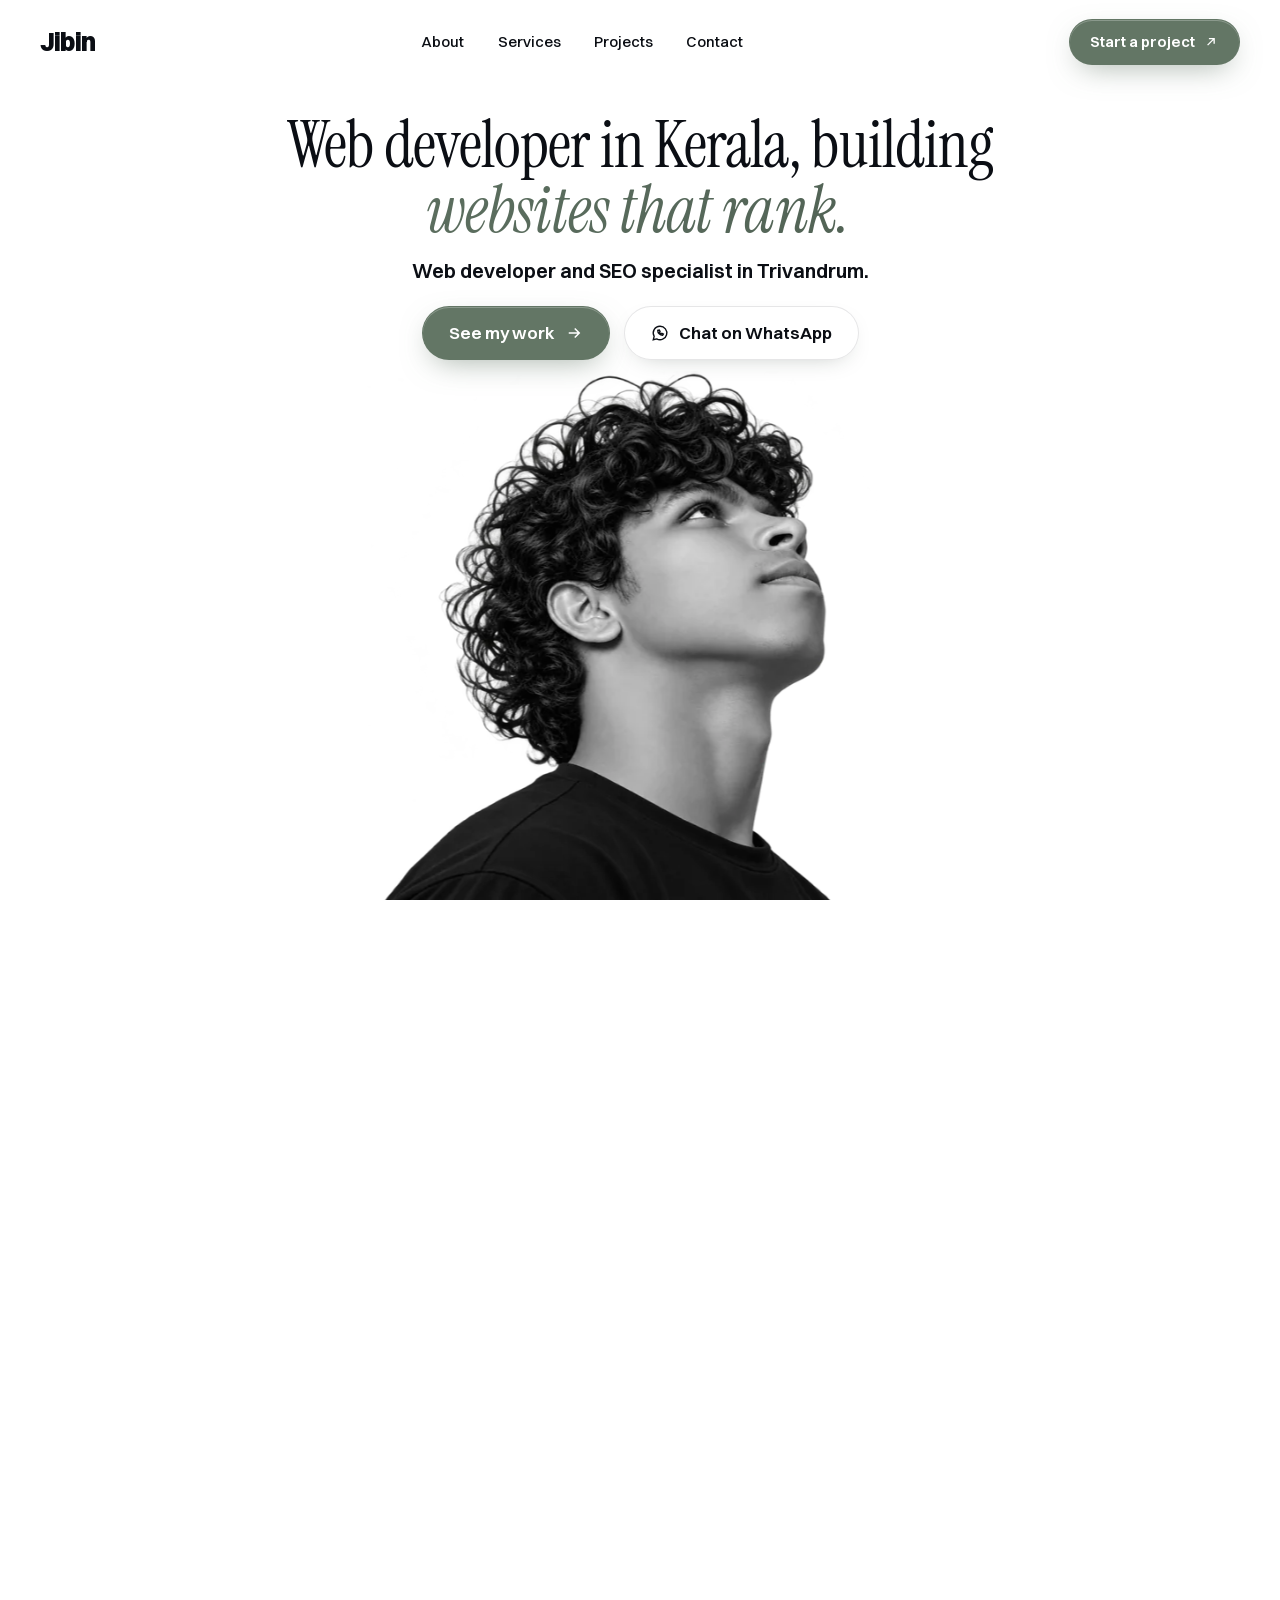
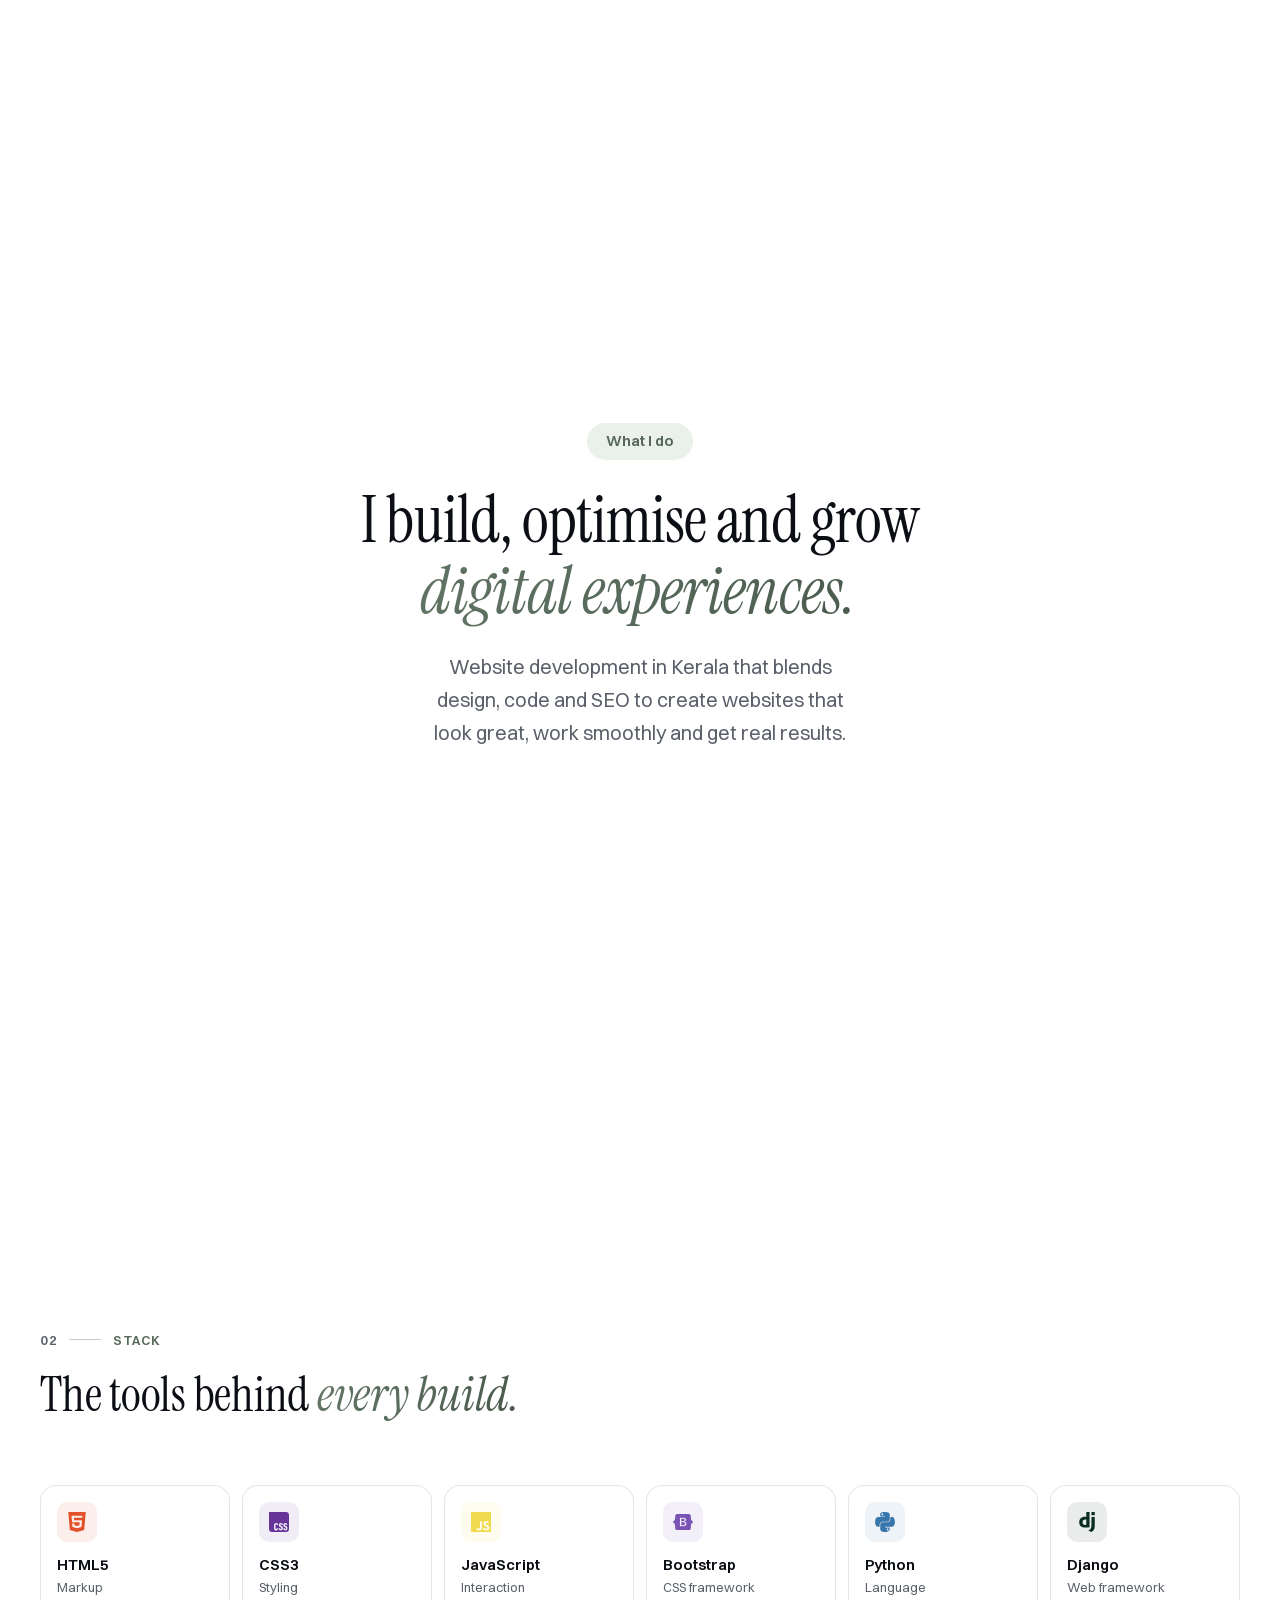
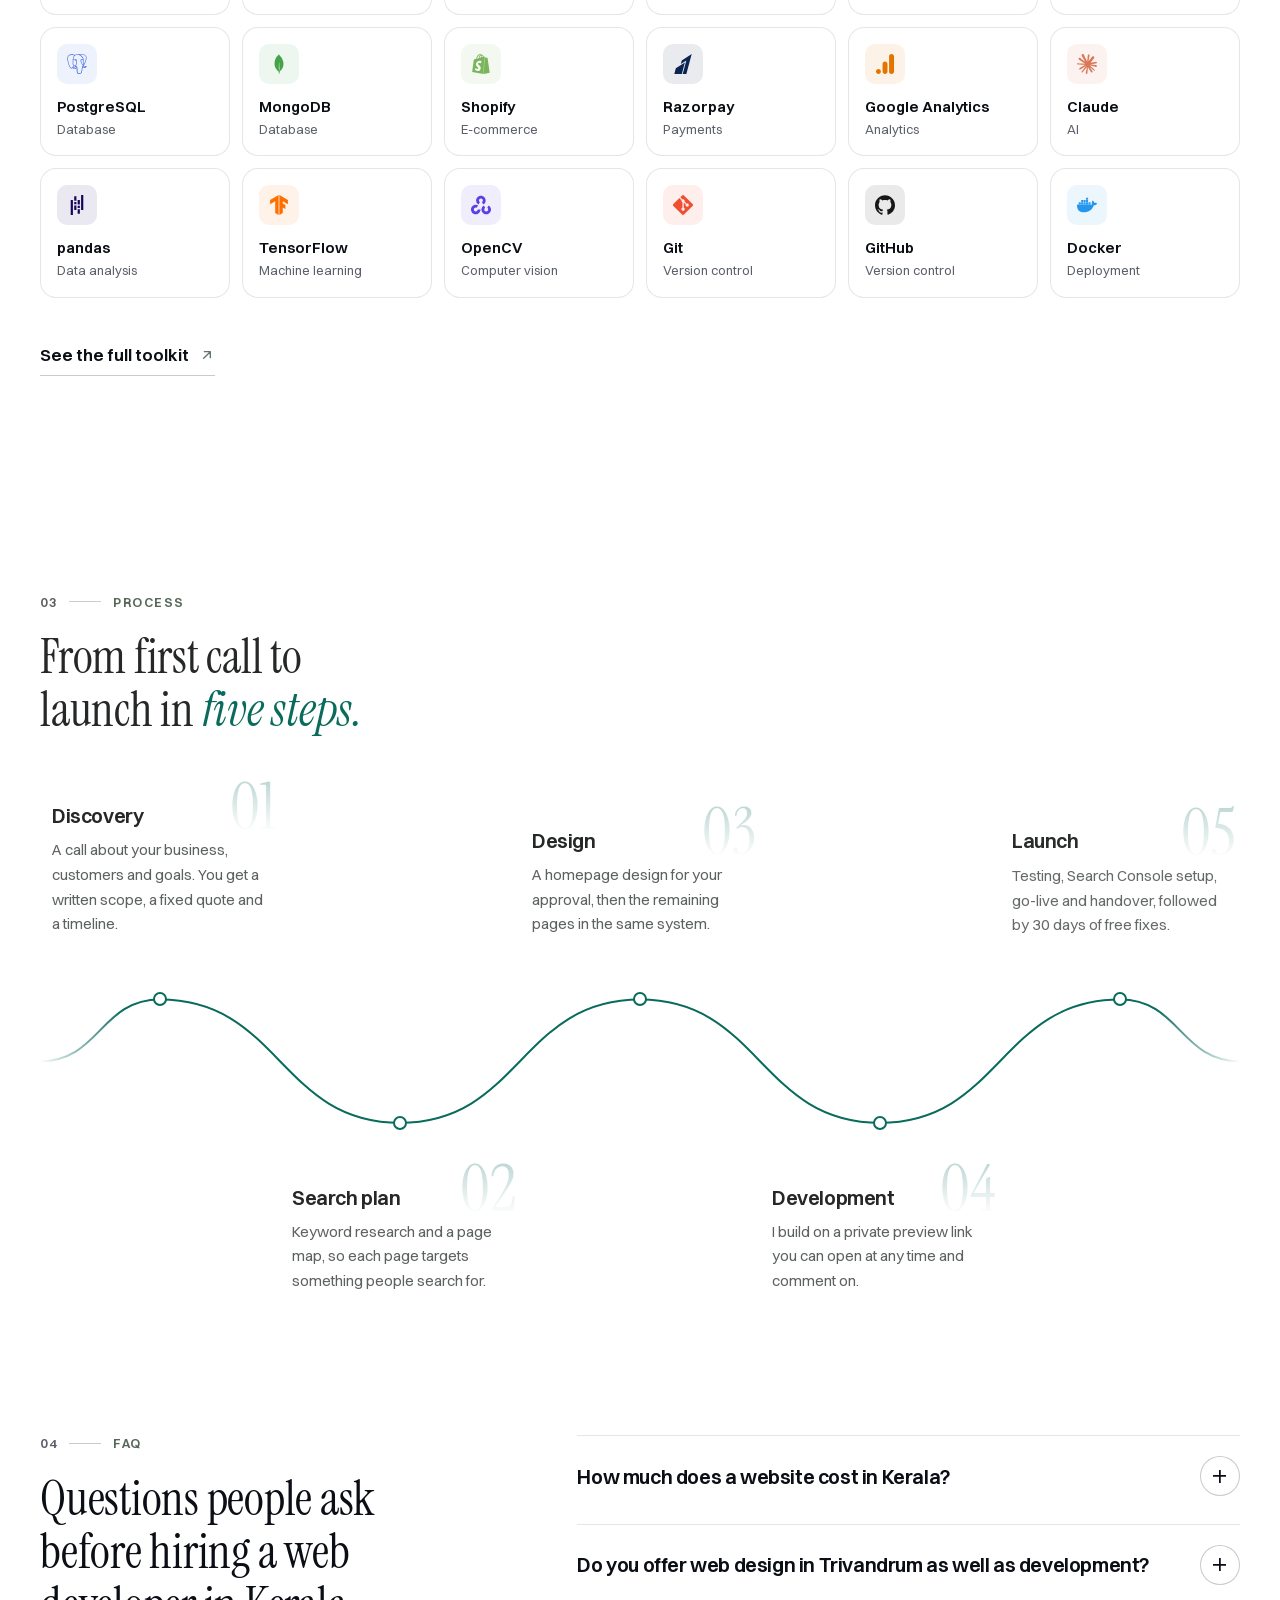
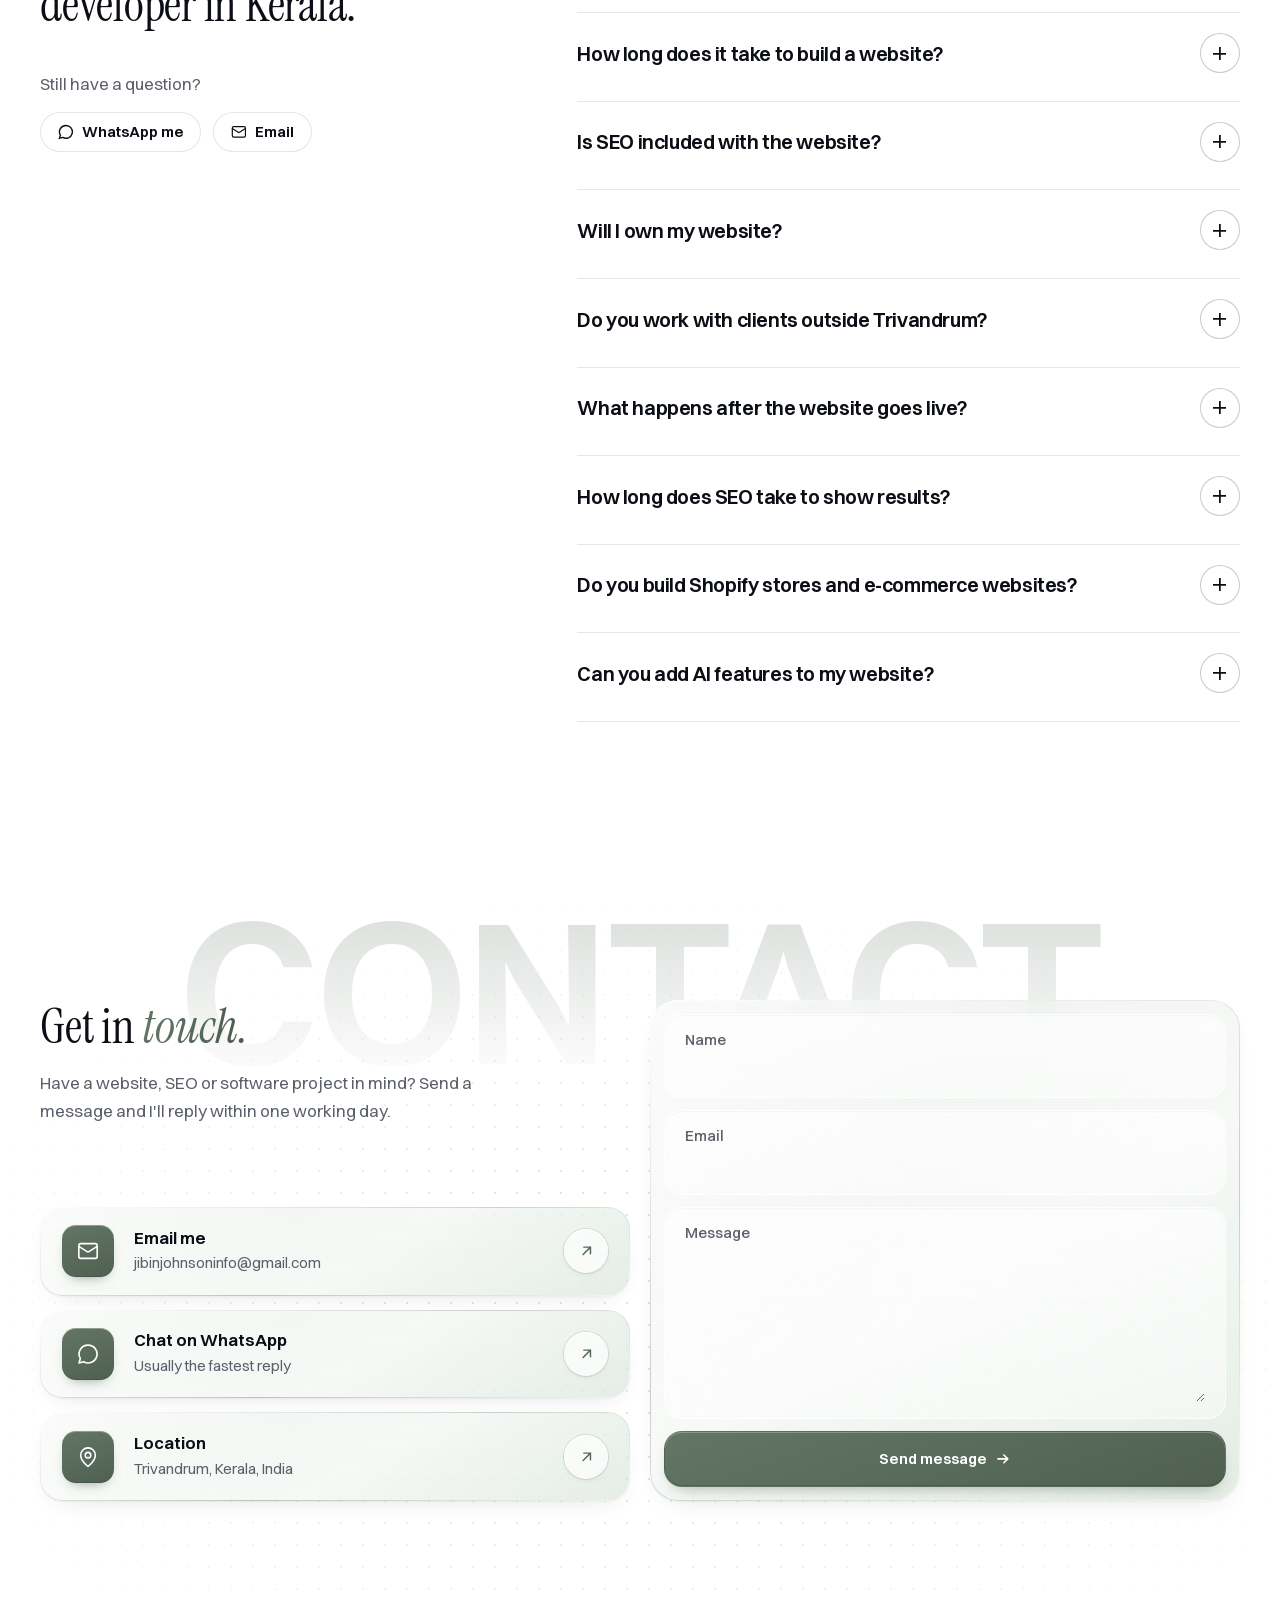
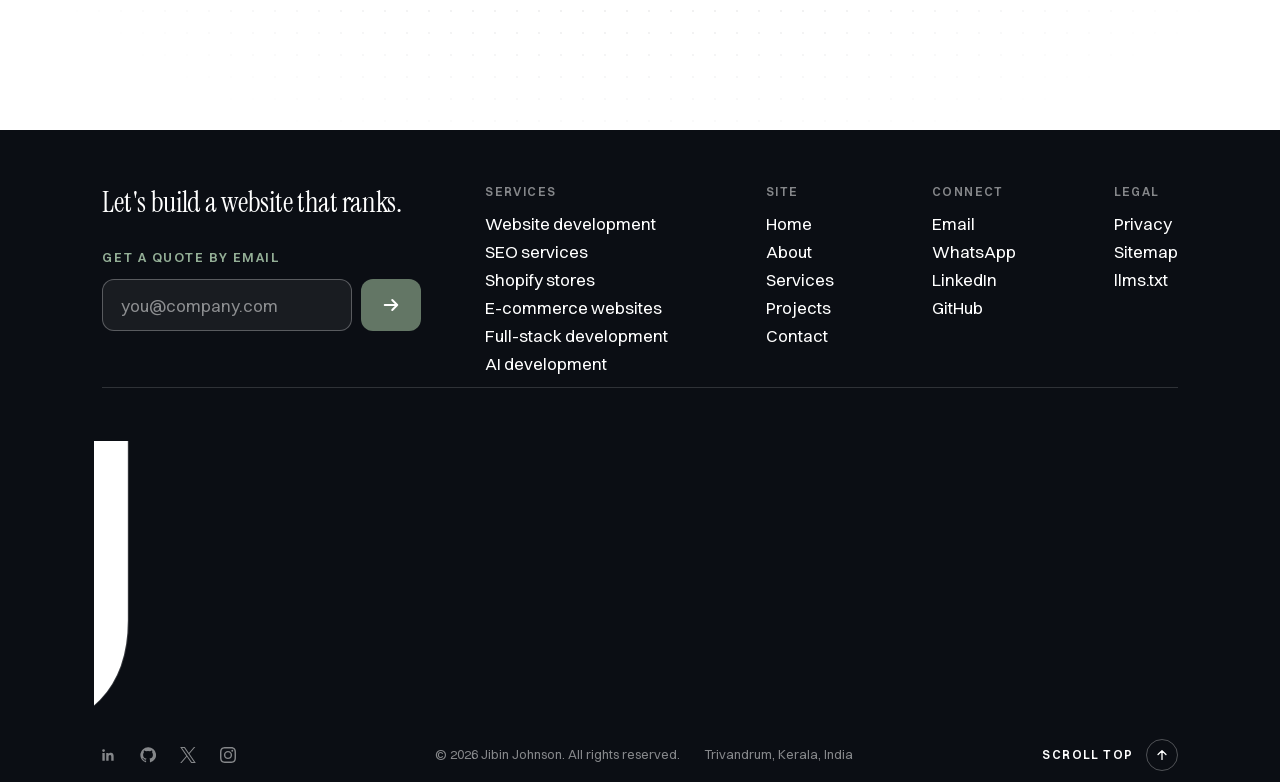
<file: index.html>
<!DOCTYPE html>
<html lang="en-IN">
<head>
<meta charset="utf-8">
<script async src="https://www.googletagmanager.com/gtm.js?id=GTM-P5QZBS27"></script>
<script>
  window.dataLayer = window.dataLayer || [];
  function gtag(){dataLayer.push(arguments);}
  gtag('js', new Date());
</script>
<meta name="viewport" content="width=device-width, initial-scale=1">
<title>Web Developer &amp; Web Designer in Kerala | Jibin Johnson</title>
<meta name="description" content="Web developer in Kerala and freelance web designer in Trivandrum. I design and build fast, SEO-first websites that rank on Google and bring in enquiries.">
<meta name="robots" content="index, follow, max-image-preview:large">
<link rel="canonical" href="https://jibinjohnson.in/">
<meta name="author" content="Jibin Johnson">
<meta name="theme-color" content="#FFFFFF">
<meta property="og:type" content="website">
<meta property="og:locale" content="en_IN">
<meta property="og:site_name" content="Jibin Johnson">
<meta property="og:title" content="Web Developer &amp; Web Designer in Kerala | Jibin Johnson">
<meta property="og:description" content="Web developer in Kerala and freelance web designer in Trivandrum. I design and build fast, SEO-first websites that rank on Google and bring in enquiries.">
<meta property="og:url" content="https://jibinjohnson.in/">
<meta property="og:image" content="https://jibinjohnson.in/assets/img/og.png?v=2">
<meta property="og:image:width" content="1200">
<meta property="og:image:height" content="630">
<meta name="twitter:card" content="summary_large_image">
<link rel="icon" href="assets/img/favicon.svg?v=2" type="image/svg+xml">
<link rel="preload" href="assets/fonts/Switzer-Variable.woff2" as="font" type="font/woff2" crossorigin>
<link rel="preload" href="assets/fonts/InstrumentSerif-Regular.woff2" as="font" type="font/woff2" crossorigin>
<link rel="preload" href="assets/img/hero-portrait-600.webp?v=4" as="image" imagesrcset="assets/img/hero-portrait-600.webp?v=4 600w, assets/img/hero-portrait-900.webp?v=4 900w, assets/img/hero-portrait-1000.webp?v=4 1000w, assets/img/hero-portrait.webp?v=4 1254w" imagesizes="(max-width: 767px) 80vw, 64vh" fetchpriority="high">
<link rel="stylesheet" href="assets/css/main.css?v=235">
<script>(function(r,w){r.className='js';try{var c=navigator.connection,s=w.sessionStorage;if(matchMedia('(prefers-reduced-motion: reduce)').matches||(c&&c.saveData)||s.getItem('signed'))return;s.setItem('signed','1')}catch(e){return}r.className+=' is-signing';w.__signT0=performance.now();w.__signT=setTimeout(function(){r.classList.remove('is-signing');document.dispatchEvent(new Event('sign:done'))},1400)})(document.documentElement,window)</script>
<script type="application/ld+json">{"@context":"https://schema.org","@graph":[{"@type":"WebSite","@id":"https://jibinjohnson.in/#website","url":"https://jibinjohnson.in/","name":"Jibin Johnson","inLanguage":"en-IN","publisher":{"@id":"https://jibinjohnson.in/#person"}},{"@type":"Person","@id":"https://jibinjohnson.in/#person","name":"Jibin Johnson","url":"https://jibinjohnson.in/","image":"https://jibinjohnson.in/assets/img/about-portrait.webp","jobTitle":"Web Developer and SEO Specialist","email":"jibinjohnsoninfo@gmail.com","telephone":"+917736208172","address":{"@type":"PostalAddress","addressLocality":"Thiruvananthapuram","addressRegion":"Kerala","addressCountry":"IN"},"alumniOf":[{"@type":"CollegeOrUniversity","name":"University of Madras"},{"@type":"EducationalOrganization","name":"Edure"}],"knowsAbout":["Web development","Search engine optimisation","Shopify","E-commerce development","Python","Django","Full-stack development","Artificial intelligence"],"sameAs":["https://www.linkedin.com/in/jibinjohnson/","https://github.com/Jibinjohnson11","https://x.com/jibinjohnsonn","https://www.instagram.com/jibinjohnson.in/"]},{"@type":"ProfessionalService","@id":"https://jibinjohnson.in/#business","name":"Jibin Johnson – Web Developer and SEO Specialist","url":"https://jibinjohnson.in/","image":"https://jibinjohnson.in/assets/img/og.png?v=2","telephone":"+917736208172","email":"jibinjohnsoninfo@gmail.com","founder":{"@id":"https://jibinjohnson.in/#person"},"address":{"@type":"PostalAddress","addressLocality":"Thiruvananthapuram","addressRegion":"Kerala","addressCountry":"IN"},"areaServed":[{"@type":"City","name":"Thiruvananthapuram"},{"@type":"State","name":"Kerala"},{"@type":"Country","name":"India"}],"hasOfferCatalog":{"@type":"OfferCatalog","name":"Services","itemListElement":[{"@type":"Offer","itemOffered":{"@type":"Service","name":"Website design and development","url":"https://jibinjohnson.in/website-development-kerala/"}},{"@type":"Offer","itemOffered":{"@type":"Service","name":"SEO services","url":"https://jibinjohnson.in/seo-services-kerala/"}},{"@type":"Offer","itemOffered":{"@type":"Service","name":"Shopify store development","url":"https://jibinjohnson.in/shopify-developer-kerala/"}},{"@type":"Offer","itemOffered":{"@type":"Service","name":"E-commerce website development","url":"https://jibinjohnson.in/ecommerce-website-development-kerala/"}},{"@type":"Offer","itemOffered":{"@type":"Service","name":"Full-stack and software development","url":"https://jibinjohnson.in/full-stack-developer-kerala/"}},{"@type":"Offer","itemOffered":{"@type":"Service","name":"AI development","url":"https://jibinjohnson.in/ai-developer-kerala/"}}]}},{"@type":"WebPage","@id":"https://jibinjohnson.in/#webpage","url":"https://jibinjohnson.in/","name":"Web Developer & Web Designer in Kerala | Jibin Johnson","description":"Web developer in Kerala and freelance web designer in Trivandrum. I design and build fast, SEO-first websites that rank on Google and bring in enquiries.","isPartOf":{"@id":"https://jibinjohnson.in/#website"},"inLanguage":"en-IN","about":{"@id":"https://jibinjohnson.in/#business"}},{"@type":"FAQPage","@id":"https://jibinjohnson.in/#faq","mainEntity":[{"@type":"Question","name":"How much does a website cost in Kerala?","acceptedAnswer":{"@type":"Answer","text":"It depends on the number of pages, the features you need and whether you need SEO, e-commerce or custom functionality. After a free call about your business, you get a fixed quote in writing before any work begins, so there are no surprises. Domain and hosting are billed separately."}},{"@type":"Question","name":"Do you offer web design in Trivandrum as well as development?","acceptedAnswer":{"@type":"Answer","text":"Yes. I'm a web designer in Trivandrum as well as a developer, so web design and website development in Trivandrum come from one person. Instead of hiring website designers in Trivandrum and a separate developer, you get the layout, code and SEO together. For businesses elsewhere, I work as a website designer in Kerala over calls and WhatsApp."}},{"@type":"Question","name":"How long does it take to build a website?","acceptedAnswer":{"@type":"Answer","text":"A landing page takes about a week and a business website two to three weeks once the content is ready. Web applications are scoped individually. Missing text and photos cause most delays, so I send a content checklist at the start."}},{"@type":"Question","name":"Is SEO included with the website?","acceptedAnswer":{"@type":"Answer","text":"Every website I build is SEO-ready at launch: keyword-mapped pages, clean headings, meta tags, schema markup, fast loading and Search Console setup. Ongoing SEO, which covers content, links and monthly reporting, is a separate monthly service."}},{"@type":"Question","name":"Will I own my website?","acceptedAnswer":{"@type":"Answer","text":"Yes. The domain, hosting, source code and all logins are registered in your name, and I hand everything over at launch."}},{"@type":"Question","name":"Do you work with clients outside Trivandrum?","acceptedAnswer":{"@type":"Answer","text":"Yes. I'm based in Trivandrum (Thiruvananthapuram) and meet local clients in person. Clients elsewhere in Kerala, India and abroad work with me over calls and WhatsApp."}},{"@type":"Question","name":"What happens after the website goes live?","acceptedAnswer":{"@type":"Answer","text":"You get 30 days of free fixes for anything that doesn't work as agreed. After that, I can quote for maintenance or new features whenever you need them."}},{"@type":"Question","name":"How long does SEO take to show results?","acceptedAnswer":{"@type":"Answer","text":"Most campaigns show movement in three to six months, depending on competition and the state of the site. No SEO expert in Kerala, or anywhere else, can honestly guarantee a position on Google. What I do provide is a monthly report showing rankings, clicks and the work completed."}},{"@type":"Question","name":"Do you build Shopify stores and e-commerce websites?","acceptedAnswer":{"@type":"Answer","text":"Yes. I set up Shopify stores and build custom e-commerce websites with product and order management. For payments I integrate Razorpay, which accepts UPI, credit and debit cards, net banking and wallets, with the money going to your own account."}},{"@type":"Question","name":"Can you add AI features to my website?","acceptedAnswer":{"@type":"Answer","text":"Yes. I build chat assistants that answer from your own content, automate repetitive content and reporting tasks, and add data features to web applications. I'll tell you plainly when AI isn't the right tool for the job."}}]}]}</script>
</head>
<body>
<!-- signature intro: a light veil over the hero, shown only with .is-signing (set above, once per session), drawn and removed by sign.js -->
<div class="sign" aria-hidden="true">
<svg class="sign-svg" viewBox="0 0 1164 609" focusable="false"><defs><mask id="sign-ink" maskUnits="userSpaceOnUse" x="0" y="0" width="1164" height="609"><g fill="none" stroke="#fff" stroke-width="22" stroke-linecap="round" stroke-linejoin="round"><path d="M185 258 L182 252 181 244 182 243 183 234 189 221 208 194 235 166 266 140 305 113 340 92 351 87 353 85 403 61 405 61 428 51 447 45 450 43 493 31 508 29 509 28 514 28 515 27 521 27 522 26 530 26 531 25 556 25 557 26 568 27 578 30 587 35 594 42 597 47 598 57 599 58 599 68 598 69 598 77 592 95 582 116 580 118 577 125 575 127 571 136 562 151 559 154 559 156 556 159 556 161 552 165 552 167 549 170 526 205 487 256 484 263 484 266 478 269 473 275 470 277 468 277 466 279 464 286 462 289 412 350 406 356 402 362 368 400 322 446 285 479 255 503 205 538 178 553 176 555 152 567 150 567 145 570 123 578 120 578 111 581 107 581 106 582 102 582 101 583 95 583 94 584 70 584 69 583 65 583 64 582 54 580 44 575 41 573 31 562 28 556 27 548 26 547 26 534 27 533 28 522 30 519 30 517 37 502 43 492 60 470 95 436 114 421 150 396 188 373 236 348 238 348 251 341 253 341 281 328 283 328 306 318 311 317 314 315 322 313 325 311 342 306 348 303 351 303 364 298 367 298 374 295 395 290 399 288 402 288 419 283 423 283 428 281 432 281 437 279 441 279 442 278 446 278 452 276 464 276 467 278 473 275 478 269 482 267 484 267 486 269 501 269 502 268 512 268 513 267 538 267 541 270 543 270 547 267 543 270 540 269 541 270 540 277 536 281 521 305 520 310 517 316 517 323 519 328 522 331 528 331 529 330 536 329 551 321 598 288 606 287 608 290 609 286 615 279 629 252 634 247 636 248 635 247 636 240 638 238 640 233 655 210 685 170 718 132 733 117 752 102 762 96 766 96 767 95 772 95 774 98 773 108 758 133 726 172 675 222 645 248 637 249 634 247 629 252 615 279 609 286 608 288 608 298 597 316 608 298 609 299 612 299 619 296 641 276 646 273 659 262 671 254 684 248 699 246 704 248 706 250 708 255 708 260 709 262 704 275 702 278 699 280 696 276 692 276 681 281 679 281 655 293 630 309 625 314 619 318 613 325 611 329 611 336 615 339 625 339 642 334 657 326 676 312 685 303 697 288 699 283 699 280 701 279 704 275 709 263 712 266 721 266 725 264 728 264 732 262 735 262 747 258 753 258 756 262 758 261 763 256 767 250 773 245 770 247 763 256 756 262 755 268 750 276 748 283 748 290 750 295 754 298 762 298 763 297 768 297 771 295 773 295 796 282 821 264 824 264 828 262 830 262 833 264 841 255 850 239 855 233 852 236 841 255 837 260 833 264 830 262 832 264 832 279 830 282 827 292 842 287 839 279 848 276 863 263 879 252 883 251 885 249 890 249 891 248 893 248 896 252 899 272 901 276 908 283 916 286 933 286 934 285 939 285 940 284 944 284 945 283 956 281 1028 256 1031 256 1035 254 1042 253 1054 249 1072 246 1073 245 1085 244 1086 243 1095 243 1096 242 1125 242 1126 243 1134 243 1140 245" data-t="0.0,0.0235,0.0591,0.0928,0.1221,0.1414,0.17,0.2008,0.2306,0.2682,0.3049,0.3351,0.3552,0.3821,0.4185,0.4529,0.4836,0.5036,0.5203,0.5383,0.5618,0.5822,0.618,0.6356,0.6671,0.6926,0.7162,0.7409,0.7539,0.7794,0.7956,0.818,0.8359,0.8519,0.8736,0.8935,0.9066,0.9262,0.9409,0.9714,1.0"/><path d="M569 227 L587 212" data-t="0.0,0.025,0.05,0.075,0.1,0.125,0.15,0.175,0.2,0.225,0.25,0.275,0.3,0.325,0.35,0.375,0.4,0.425,0.45,0.475,0.5,0.525,0.55,0.575,0.6,0.625,0.65,0.675,0.7,0.725,0.75,0.775,0.8,0.825,0.85,0.875,0.9,0.925,0.95,0.975,1.0"/><path d="M794 207 L811 192" data-t="0.0,0.025,0.05,0.075,0.1,0.125,0.15,0.175,0.2,0.225,0.25,0.275,0.3,0.325,0.35,0.375,0.4,0.425,0.45,0.475,0.5,0.525,0.55,0.575,0.6,0.625,0.65,0.675,0.7,0.725,0.75,0.775,0.8,0.825,0.85,0.875,0.9,0.925,0.95,0.975,1.0"/><path d="M405 475 L407 475 424 466 426 466 433 462 442 459 449 455 451 455 469 447 474 446 482 442 528 426 531 426 564 415 567 415 585 409 592 408 599 405 610 403 614 401 617 401 634 396 638 396 651 392 659 391 663 389 682 386 687 384 691 384 692 383 696 383 697 382 701 382 707 380 718 379 719 378 723 378 724 377 728 377 734 375 739 375 745 373 750 373 751 372 780 368 781 367 795 366 796 365 817 363 818 362 824 362 825 361 833 361 834 360 840 360 841 359 857 358 858 357 877 356 878 355 901 354 902 353 913 353 914 352 929 352 930 351 946 351 947 350 977 350 978 349 1042 349 1043 350 1062 350 1063 351 1073 351 1074 352 1083 352 1084 353 1094 353 1095 354 1110 355 1115 357 1120 357 1124 359 1126 358" data-t="0.0,0.0257,0.0484,0.0737,0.0993,0.125,0.1549,0.1818,0.2089,0.237,0.2612,0.2852,0.3085,0.3361,0.3616,0.3873,0.4146,0.4376,0.4577,0.4813,0.5041,0.5313,0.556,0.5826,0.6018,0.6228,0.651,0.6783,0.7037,0.7256,0.7513,0.7784,0.8063,0.8342,0.8646,0.8925,0.9176,0.9418,0.9644,0.9838,1.0"/></g></mask></defs><g mask="url(#sign-ink)"><path class="sign-fill" transform="translate(0 609) scale(.05 -.05)" d="M10675 11764 c-275 -27 -316 -32 -600 -80 -308 -52 -950 -230 -1315 -366 -74 -28 -173 -64 -220 -80 -212 -75 -660 -262 -899 -374 -51 -24 -95 -44 -97 -44 -6 0 -526 -259 -538 -268 -6 -5 -69 -39 -141 -77 -137 -71 -346 -189 -505 -285 -52 -31 -135 -81 -185 -110 -155 -92 -552 -357 -740 -494 -1016 -741 -1664 -1454 -1870 -2060 -73 -215 -72 -366 1 -493 42 -73 170 -130 232 -104 40 17 45 34 22 64 -79 100 -84 244 -16 445 75 219 299 565 547 845 347 390 889 864 1419 1241 304 217 703 472 980 628 74 42 196 111 270 153 235 133 786 404 1005 495 50 21 137 58 195 82 238 102 338 141 605 236 264 94 575 197 693 228 28 8 78 21 110 29 259 69 575 130 917 177 123 17 508 16 615 -1 384 -60 570 -180 641 -412 19 -62 23 -96 23 -209 0 -245 -64 -450 -271 -880 -184 -381 -556 -1004 -887 -1490 -329 -481 -466 -670 -994 -1373 -120 -159 -234 -313 -255 -343 -42 -60 -56 -68 -137 -79 -69 -8 -191 -29 -295 -49 -44 -9 -105 -21 -135 -26 -30 -6 -73 -15 -95 -20 -46 -11 -189 -43 -320 -72 -81 -17 -176 -39 -305 -70 -25 -6 -74 -18 -110 -28 -36 -10 -103 -28 -150 -40 -47 -13 -155 -43 -240 -67 -85 -25 -168 -48 -185 -53 -250 -69 -631 -193 -1040 -339 -288 -102 -362 -130 -450 -166 -49 -20 -133 -54 -185 -75 -363 -144 -540 -221 -880 -380 -80 -37 -174 -80 -210 -96 -99 -43 -637 -316 -790 -402 -383 -213 -629 -356 -740 -432 -30 -20 -102 -66 -160 -102 -132 -82 -586 -392 -716 -490 -55 -41 -137 -103 -184 -138 -95 -72 -116 -88 -320 -261 -629 -531 -1043 -1042 -1245 -1539 -178 -437 -163 -847 40 -1110 125 -162 270 -261 487 -334 205 -68 291 -80 583 -81 313 0 436 15 745 91 518 127 1225 454 1855 858 860 551 1665 1192 2495 1985 680 650 1326 1361 2120 2330 47 58 131 160 187 227 118 143 335 411 478 593 55 70 110 140 123 156 22 27 30 30 190 52 434 61 872 93 872 64 0 -7 -25 -41 -56 -74 -105 -116 -321 -465 -395 -637 -40 -94 -79 -245 -79 -309 0 -62 35 -150 76 -192 63 -65 121 -83 254 -84 135 0 190 15 361 100 269 134 459 265 1055 728 88 68 117 76 81 22 -16 -23 -78 -177 -100 -245 -8 -25 -24 -75 -36 -113 -20 -66 -27 -149 -15 -182 10 -26 59 -45 119 -45 51 0 59 3 102 42 25 24 69 75 99 113 84 113 355 392 525 543 371 328 799 614 1044 699 82 28 188 40 227 24 16 -6 37 -25 49 -43 17 -28 20 -44 16 -113 -5 -75 -34 -182 -57 -210 -6 -7 -48 -28 -93 -46 -45 -18 -120 -49 -165 -71 -46 -21 -87 -38 -91 -38 -9 0 -198 -85 -289 -129 -34 -17 -64 -31 -66 -31 -3 0 -58 -30 -123 -66 -65 -37 -156 -87 -203 -112 -47 -25 -103 -57 -125 -72 -22 -15 -83 -53 -135 -86 -146 -90 -366 -259 -457 -350 -105 -107 -148 -189 -148 -284 0 -85 23 -118 113 -162 66 -33 69 -33 207 -33 155 0 227 13 405 72 162 54 449 197 610 306 169 114 437 360 564 518 138 172 288 416 325 531 12 37 13 38 139 77 195 60 500 141 535 141 9 0 17 -3 17 -7 0 -4 -25 -50 -55 -104 -67 -118 -119 -237 -134 -307 -29 -137 -2 -253 75 -321 167 -147 412 -131 761 49 158 82 505 314 810 542 24 17 45 29 48 26 3 -3 -10 -38 -28 -79 -67 -146 -91 -285 -62 -357 32 -80 118 -120 222 -103 77 12 52 -7 527 391 242 202 424 336 531 389 117 59 115 60 115 -56 0 -227 51 -375 165 -482 179 -167 460 -217 825 -145 220 43 616 165 1180 364 343 121 936 299 1130 340 625 133 841 160 1260 160 155 0 318 -5 372 -12 109 -13 151 -6 156 28 4 25 -50 65 -118 89 -125 45 -261 66 -476 72 -349 10 -661 -27 -1169 -138 -202 -44 -485 -119 -638 -170 -67 -23 -149 -49 -182 -59 -53 -16 -351 -118 -700 -239 -546 -190 -823 -264 -1040 -277 -216 -13 -337 40 -405 176 -37 73 -42 98 -49 275 -9 191 -22 239 -80 288 -32 26 -115 57 -156 57 -45 0 -171 -43 -263 -89 -129 -66 -397 -249 -655 -450 -108 -84 -137 -102 -137 -85 0 24 159 314 317 577 154 256 163 297 80 347 -72 44 -204 10 -267 -69 -33 -41 -117 -169 -184 -281 -55 -91 -79 -115 -226 -221 -137 -98 -688 -469 -710 -477 -8 -3 -53 -29 -100 -58 -134 -82 -344 -185 -430 -212 -19 -6 -56 -14 -82 -18 -44 -6 -50 -4 -79 25 -30 30 -31 35 -25 84 17 139 119 334 316 605 162 224 171 241 144 298 -19 41 -63 59 -134 58 -104 -2 -154 -39 -307 -232 -14 -18 -52 -32 -168 -62 -82 -21 -253 -68 -379 -105 -227 -65 -254 -69 -240 -30 9 23 -16 177 -36 223 -36 82 -93 128 -207 169 -73 27 -243 23 -353 -7 -216 -59 -414 -170 -717 -403 -100 -77 -465 -399 -590 -521 -51 -49 -96 -87 -99 -83 -3 3 9 32 27 64 18 32 79 148 137 258 166 317 207 383 259 414 96 57 411 317 779 642 83 74 205 181 270 239 65 58 173 157 239 220 66 63 160 153 209 200 454 434 911 972 1170 1375 113 178 171 298 192 400 15 73 15 83 0 131 -49 157 -236 176 -485 49 -75 -38 -290 -181 -386 -256 -266 -209 -527 -464 -861 -839 -204 -229 -587 -715 -800 -1015 -99 -140 -318 -469 -399 -600 -37 -60 -96 -155 -130 -210 -71 -115 -198 -342 -320 -570 -26 -49 -59 -103 -74 -119 -27 -29 -278 -223 -530 -409 -453 -334 -890 -600 -1045 -636 -41 -10 -52 -9 -73 5 -24 15 -25 20 -19 73 9 85 40 173 113 320 61 123 262 443 337 536 165 205 186 290 79 336 -53 23 -118 24 -170 5 -28 -10 -111 -16 -303 -20 -146 -3 -341 -13 -435 -21 -93 -9 -201 -18 -239 -22 -59 -5 -69 -4 -64 9 4 8 68 96 144 194 173 225 486 640 572 759 309 425 782 1109 782 1130 0 2 28 48 62 102 140 222 330 557 454 803 141 276 197 403 259 580 147 424 120 764 -78 976 -54 59 -190 160 -267 199 -94 48 -297 103 -485 131 -95 14 -502 27 -590 18z m4699 -1645 c-2 -74 -140 -329 -297 -549 -294 -413 -550 -716 -982 -1164 -262 -272 -731 -725 -860 -831 -38 -32 -115 -101 -170 -154 -131 -127 -192 -181 -205 -181 -45 0 379 644 742 1125 216 288 283 373 446 570 528 642 946 1048 1228 1194 77 40 99 38 98 -10z m-6190 -3548 c3 -5 -36 -60 -87 -123 -396 -492 -649 -800 -932 -1136 -66 -79 -149 -179 -185 -221 -62 -74 -378 -436 -464 -531 -439 -486 -978 -1029 -1371 -1380 -27 -25 -77 -70 -110 -101 -115 -106 -442 -390 -575 -499 -600 -492 -1102 -858 -1658 -1206 -248 -156 -707 -395 -982 -513 -404 -172 -865 -281 -1195 -281 -425 0 -756 169 -894 455 -53 109 -65 174 -66 345 0 138 3 167 28 263 51 195 181 470 325 685 472 704 1379 1452 2687 2217 337 197 1137 607 1425 729 63 27 189 82 280 122 229 100 401 172 490 205 41 15 131 49 200 77 366 146 1113 404 1395 482 17 5 77 22 135 40 94 27 172 49 405 110 39 10 122 32 185 49 63 17 198 52 300 77 319 78 380 91 525 115 39 6 81 15 95 19 34 11 38 11 44 1z m4676 0 c0 -15 -150 -219 -233 -318 -237 -281 -505 -499 -794 -645 -268 -137 -493 -169 -493 -70 0 117 304 397 674 621 37 22 69 41 71 41 2 0 32 17 66 38 118 72 667 338 702 341 4 1 7 -3 7 -8z M16099 8411 c-96 -30 -239 -177 -274 -282 -36 -109 0 -154 125 -154 96 0 124 15 237 125 139 137 162 179 133 255 -19 50 -139 80 -221 56z M11603 7996 c-63 -20 -104 -50 -175 -125 -72 -76 -108 -141 -116 -207 -6 -56 19 -86 90 -110 55 -18 102 -14 169 12 43 18 223 204 253 262 63 122 -63 217 -221 168z M19480 5269 c-595 -13 -1040 -37 -1660 -89 -699 -59 -939 -86 -1930 -220 -245 -33 -470 -64 -500 -70 -30 -6 -201 -35 -380 -65 -179 -31 -404 -71 -500 -90 -96 -18 -266 -50 -377 -70 -331 -58 -838 -165 -1183 -248 -124 -30 -306 -74 -405 -97 -198 -46 -515 -130 -725 -190 -74 -21 -211 -60 -305 -86 -456 -125 -1266 -377 -1570 -488 -55 -20 -138 -50 -185 -67 -327 -117 -749 -283 -965 -379 -22 -10 -74 -32 -115 -50 -133 -57 -162 -71 -314 -147 -151 -75 -274 -152 -312 -194 -33 -37 -37 -62 -15 -91 47 -60 178 -40 403 60 23 11 88 39 143 62 55 23 118 50 140 60 22 10 96 41 165 70 69 29 150 62 180 75 30 13 127 51 215 85 88 34 228 88 310 121 193 75 479 180 625 228 63 22 201 68 305 104 105 35 251 84 325 107 74 23 146 45 160 50 14 5 72 23 130 39 58 16 182 52 275 81 229 71 751 217 920 258 44 11 186 47 315 80 314 80 623 153 860 202 107 22 238 49 290 60 225 49 593 122 800 160 30 5 102 19 160 30 58 11 132 25 165 31 33 5 83 14 110 19 28 5 97 16 155 25 151 22 280 41 427 65 158 25 226 36 323 50 41 5 134 19 205 30 212 32 256 39 350 50 50 6 122 15 160 20 39 5 113 14 165 20 52 6 129 15 170 20 208 26 260 32 440 50 1342 135 2419 183 3375 150 646 -23 811 -35 1412 -101 304 -34 343 -33 343 6 0 20 -81 57 -195 90 -219 63 -784 135 -1305 165 -195 11 -985 31 -1130 28 -47 0 -249 -5 -450 -9z"/></g></svg>
</div>
<script src="assets/js/sign.js?v=2" async></script>
<a class="skip" href="#main">Skip to content</a>
<header class="head"><div class="head-in">
<a class="brand" href="./" aria-label="Jibin Johnson, home">Jibin</a>
<nav class="nav" aria-label="Main"><a href="about/">About</a><a href="services/">Services</a><a href="projects/">Projects</a><a href="contact/">Contact</a></nav>
<a class="btn btn-fill" href="contact/">Start a project <svg class="arrow" viewBox="0 0 24 24" fill="none" stroke="currentColor" stroke-width="2" aria-hidden="true"><path d="M7 17 17 7M9 7h8v8"/></svg></a>
<button class="burger" aria-label="Menu" aria-expanded="false" aria-controls="sheet"></button>
</div></header>
<div class="sheet" id="sheet"><a href="./">Home</a><a href="about/">About</a><a href="services/">Services</a><a href="projects/">Projects</a><a href="contact/">Contact</a></div>

<main id="main" class="home">
<div class="pin-spacer" id="hero-pin"><!-- the hero pin's own spacer (hero.js pinSpacer): already around the hero, so pinning never moves it, which would repaint it as a new LCP element -->
<section class="hero glass" data-push>
  <div class="hero-copy">
    <h1><span class="ln"><span>Web developer</span></span> <span class="ln"><span>in Kerala, building</span></span> <span class="ln it"><span>websites that rank.</span></span></h1>
    <p class="lede">Web developer and SEO specialist in Trivandrum.</p>
    <div class="cta-row">
      <a class="btn btn-fill" href="projects/">See my work <svg class="arrow" viewBox="0 0 24 24" fill="none" stroke="currentColor" stroke-width="2" aria-hidden="true"><path d="M5 12h14M13 6l6 6-6 6"/></svg></a>
      <a class="btn btn-line" href="https://wa.me/917736208172?text=Hi%20Jibin%2C%20I%27d%20like%20to%20talk%20about%20a%20project." target="_blank" rel="noopener"><svg viewBox="0 0 24 24" fill="none" stroke="currentColor" stroke-width="1.8" aria-hidden="true"><path d="M12 3a9 9 0 0 0-7.8 13.5L3 21l4.6-1.2A9 9 0 1 0 12 3z"/><path d="M9 8.5c0 3.6 2.9 6.5 6.5 6.5l1-1.6-2-1-1 .8a5 5 0 0 1-2.2-2.2l.8-1-1-2z"/></svg>Chat on WhatsApp</a>
    </div>
  </div>
  <div class="hero-stage">
    <div class="hero-portrait">
      <div class="orbit" data-orbit>
        <div class="orbit-scene">
          <div class="orbit-subject"><img class="hero-img" src="assets/img/hero-portrait-600.webp?v=4" srcset="assets/img/hero-portrait-600.webp?v=4 600w, assets/img/hero-portrait-900.webp?v=4 900w, assets/img/hero-portrait-1000.webp?v=4 1000w, assets/img/hero-portrait.webp?v=4 1254w" sizes="(max-width: 767px) 80vw, 64vh" alt="Jibin Johnson, freelance web developer and SEO specialist in Trivandrum, Kerala" width="1254" height="1254" fetchpriority="high" draggable="false"></div>
          <div class="orbit-ring" aria-hidden="true" data-orbit-ring></div>
        </div>
      </div>
    </div>
  </div>
</section>
</div>

<section class="sec" id="about" data-arrive>
  <div class="wrap ed">
    <div class="ed-head">
      <p class="eyebrow"><span>01</span>About</p>
      <h2><span class="ed-hey">Hey,</span> I&#x27;m <span class="it">Jibin.</span></h2>
    </div>
    <figure class="ed-photo"><div class="ed-frame"><img data-defer-src="assets/img/about-portrait.webp" width="800" height="1000" alt="Jibin Johnson, web developer in Kerala and SEO specialist in Trivandrum" loading="lazy" decoding="async"><noscript><img src="assets/img/about-portrait.webp" width="800" height="1000" alt="Jibin Johnson, web developer in Kerala and SEO specialist in Trivandrum" loading="lazy" decoding="async"></noscript></div></figure>
    <p class="ed-intro">I&#x27;m a freelance web developer in Trivandrum and a designer at heart, shaping digital experiences with intention. If you&#x27;re comparing website developers in Trivandrum, here&#x27;s what I bring: thoughtful design and purposeful development, for websites that feel refined, distinctive, and meaningful.</p>
    <div class="ed-side">
      <p class="ed-desc">As a freelance web designer in Kerala, I build refined, quietly powerful digital experiences for brands whose quality speaks for itself. From visual identity to development, every detail is intentional. No noise. No unnecessary trends. Just thoughtful design, purposeful execution, and a digital presence that makes excellence impossible to overlook.</p>
      <a class="ed-cta" href="projects/">Explore my work<svg viewBox="0 0 24 24" fill="none" stroke="currentColor" stroke-width="2" aria-hidden="true"><path d="M7 17 17 7M9 7h8v8"/></svg></a>
    </div>
  </div>
</section>

<section class="sec sx" id="services">
  <div class="wrap sx-head">
    <p class="sx-pill">What I do</p>
    <h2>I build, optimise and grow <span class="it">digital experiences.</span></h2>
    <p class="sx-lede">Website development in Kerala that blends design, code and SEO to create websites that look great, work smoothly and get real results.</p>
  </div>
  <ul class="sx-grid">
    <li class="sx-card"><a class="sx-link" href="website-development-kerala/">
      <img data-defer-src="assets/img/svc-web-800.webp?v=5" data-defer-srcset="assets/img/svc-web-480.webp?v=5 480w, assets/img/svc-web-800.webp?v=5 800w" sizes="(min-width:1200px) 20vw, (min-width:900px) 34vw, (min-width:640px) 50vw, 100vw" width="800" height="1067" alt="" loading="lazy" decoding="async"><noscript><img src="assets/img/svc-web-800.webp?v=5" srcset="assets/img/svc-web-480.webp?v=5 480w, assets/img/svc-web-800.webp?v=5 800w" sizes="(min-width:1200px) 20vw, (min-width:900px) 34vw, (min-width:640px) 50vw, 100vw" width="800" height="1067" alt="" loading="lazy" decoding="async"></noscript>
      <div class="sx-body"><h3 class="sx-title">Website <span class="sx-hl">development</span></h3><p class="sx-desc">Fast, custom websites built to rank and convert.</p><span class="sx-go">Explore<span class="sx-arrow" aria-hidden="true"><svg viewBox="0 0 24 24" fill="none" stroke="currentColor" stroke-width="2" stroke-linecap="round" stroke-linejoin="round"><path d="M5 12h14M13 6l6 6-6 6"/></svg></span></span></div>
    </a></li>
    <li class="sx-card"><a class="sx-link" href="seo-services-kerala/">
      <img data-defer-src="assets/img/svc-seo-800.webp?v=5" data-defer-srcset="assets/img/svc-seo-480.webp?v=5 480w, assets/img/svc-seo-800.webp?v=5 800w" sizes="(min-width:1200px) 20vw, (min-width:900px) 34vw, (min-width:640px) 50vw, 100vw" width="800" height="1067" alt="" loading="lazy" decoding="async"><noscript><img src="assets/img/svc-seo-800.webp?v=5" srcset="assets/img/svc-seo-480.webp?v=5 480w, assets/img/svc-seo-800.webp?v=5 800w" sizes="(min-width:1200px) 20vw, (min-width:900px) 34vw, (min-width:640px) 50vw, 100vw" width="800" height="1067" alt="" loading="lazy" decoding="async"></noscript>
      <div class="sx-body"><h3 class="sx-title">SEO <span class="sx-hl">services</span></h3><p class="sx-desc">Technical, on-page and local SEO that brings in traffic from search.</p><span class="sx-go">Explore<span class="sx-arrow" aria-hidden="true"><svg viewBox="0 0 24 24" fill="none" stroke="currentColor" stroke-width="2" stroke-linecap="round" stroke-linejoin="round"><path d="M5 12h14M13 6l6 6-6 6"/></svg></span></span></div>
    </a></li>
    <li class="sx-card"><a class="sx-link" href="shopify-developer-kerala/">
      <img data-defer-src="assets/img/svc-shopify-800.webp?v=5" data-defer-srcset="assets/img/svc-shopify-480.webp?v=5 480w, assets/img/svc-shopify-800.webp?v=5 800w" sizes="(min-width:1200px) 20vw, (min-width:900px) 34vw, (min-width:640px) 50vw, 100vw" width="800" height="1067" alt="" loading="lazy" decoding="async"><noscript><img src="assets/img/svc-shopify-800.webp?v=5" srcset="assets/img/svc-shopify-480.webp?v=5 480w, assets/img/svc-shopify-800.webp?v=5 800w" sizes="(min-width:1200px) 20vw, (min-width:900px) 34vw, (min-width:640px) 50vw, 100vw" width="800" height="1067" alt="" loading="lazy" decoding="async"></noscript>
      <div class="sx-body"><h3 class="sx-title">Shopify <span class="sx-hl">stores</span></h3><p class="sx-desc">Stores set up, designed and ready to sell from launch.</p><span class="sx-go">Explore<span class="sx-arrow" aria-hidden="true"><svg viewBox="0 0 24 24" fill="none" stroke="currentColor" stroke-width="2" stroke-linecap="round" stroke-linejoin="round"><path d="M5 12h14M13 6l6 6-6 6"/></svg></span></span></div>
    </a></li>
    <li class="sx-card"><a class="sx-link" href="full-stack-developer-kerala/">
      <img data-defer-src="assets/img/svc-fullstack-800.webp?v=6" data-defer-srcset="assets/img/svc-fullstack-480.webp?v=6 480w, assets/img/svc-fullstack-800.webp?v=6 800w" sizes="(min-width:1200px) 20vw, (min-width:640px) 50vw, 100vw" width="800" height="1067" alt="" loading="lazy" decoding="async"><noscript><img src="assets/img/svc-fullstack-800.webp?v=6" srcset="assets/img/svc-fullstack-480.webp?v=6 480w, assets/img/svc-fullstack-800.webp?v=6 800w" sizes="(min-width:1200px) 20vw, (min-width:640px) 50vw, 100vw" width="800" height="1067" alt="" loading="lazy" decoding="async"></noscript>
      <div class="sx-body"><h3 class="sx-title">Full-stack <span class="sx-hl">development</span></h3><p class="sx-desc">Web apps and business software built end to end.</p><span class="sx-go">Explore<span class="sx-arrow" aria-hidden="true"><svg viewBox="0 0 24 24" fill="none" stroke="currentColor" stroke-width="2" stroke-linecap="round" stroke-linejoin="round"><path d="M5 12h14M13 6l6 6-6 6"/></svg></span></span></div>
    </a></li>
    <li class="sx-card"><a class="sx-link" href="ai-developer-kerala/">
      <img data-defer-src="assets/img/svc-ai-800.webp?v=6" data-defer-srcset="assets/img/svc-ai-480.webp?v=6 480w, assets/img/svc-ai-800.webp?v=6 800w" sizes="(min-width:1200px) 20vw, (min-width:900px) 50vw, 100vw" width="800" height="1067" alt="" loading="lazy" decoding="async"><noscript><img src="assets/img/svc-ai-800.webp?v=6" srcset="assets/img/svc-ai-480.webp?v=6 480w, assets/img/svc-ai-800.webp?v=6 800w" sizes="(min-width:1200px) 20vw, (min-width:900px) 50vw, 100vw" width="800" height="1067" alt="" loading="lazy" decoding="async"></noscript>
      <div class="sx-body"><h3 class="sx-title">AI <span class="sx-hl">development</span></h3><p class="sx-desc">Chat assistants and automation built on your own content.</p><span class="sx-go">Explore<span class="sx-arrow" aria-hidden="true"><svg viewBox="0 0 24 24" fill="none" stroke="currentColor" stroke-width="2" stroke-linecap="round" stroke-linejoin="round"><path d="M5 12h14M13 6l6 6-6 6"/></svg></span></span></div>
    </a></li>
  </ul>
</section>

<section class="sec" id="stack">
  <div class="wrap">
    <div class="sec-head">
      <div><p class="eyebrow"><span>02</span>Stack</p><h2>The tools behind <span class="it">every build.</span></h2></div>
    </div>
    <ul class="stk-grid">
    <li class="stk-tile" style="--c:#E34F26"><span class="stk-ic"><svg aria-hidden="true" focusable="false"><use href="assets/img/tools.svg?v=10#html5"/></svg></span><span class="stk-txt"><span class="stk-name">HTML5</span><span class="stk-cat">Markup</span></span></li>
    <li class="stk-tile" style="--c:#663399"><span class="stk-ic"><svg aria-hidden="true" focusable="false"><use href="assets/img/tools.svg?v=10#css"/></svg></span><span class="stk-txt"><span class="stk-name">CSS3</span><span class="stk-cat">Styling</span></span></li>
    <li class="stk-tile" style="--c:#F0DB4F"><span class="stk-ic"><svg aria-hidden="true" focusable="false"><use href="assets/img/tools.svg?v=10#javascript"/></svg></span><span class="stk-txt"><span class="stk-name">JavaScript</span><span class="stk-cat">Interaction</span></span></li>
    <li class="stk-tile" style="--c:#7952B3"><span class="stk-ic"><svg aria-hidden="true" focusable="false"><use href="assets/img/tools.svg?v=10#bootstrap"/></svg></span><span class="stk-txt"><span class="stk-name">Bootstrap</span><span class="stk-cat">CSS framework</span></span></li>
    <li class="stk-tile" style="--c:#3776AB"><span class="stk-ic"><svg aria-hidden="true" focusable="false"><use href="assets/img/tools.svg?v=10#python"/></svg></span><span class="stk-txt"><span class="stk-name">Python</span><span class="stk-cat">Language</span></span></li>
    <li class="stk-tile" style="--c:#092E20"><span class="stk-ic"><svg aria-hidden="true" focusable="false"><use href="assets/img/tools.svg?v=10#django"/></svg></span><span class="stk-txt"><span class="stk-name">Django</span><span class="stk-cat">Web framework</span></span></li>
    <li class="stk-tile" style="--c:#4169E1"><span class="stk-ic"><svg aria-hidden="true" focusable="false"><use href="assets/img/tools.svg?v=10#postgresql"/></svg></span><span class="stk-txt"><span class="stk-name">PostgreSQL</span><span class="stk-cat">Database</span></span></li>
    <li class="stk-tile" style="--c:#47A248"><span class="stk-ic"><svg aria-hidden="true" focusable="false"><use href="assets/img/tools.svg?v=10#mongodb"/></svg></span><span class="stk-txt"><span class="stk-name">MongoDB</span><span class="stk-cat">Database</span></span></li>
    <li class="stk-tile" style="--c:#7AB55C"><span class="stk-ic"><svg aria-hidden="true" focusable="false"><use href="assets/img/tools.svg?v=10#shopify"/></svg></span><span class="stk-txt"><span class="stk-name">Shopify</span><span class="stk-cat">E-commerce</span></span></li>
    <li class="stk-tile" style="--c:#0C2451"><span class="stk-ic"><svg aria-hidden="true" focusable="false"><use href="assets/img/tools.svg?v=10#razorpay"/></svg></span><span class="stk-txt"><span class="stk-name">Razorpay</span><span class="stk-cat">Payments</span></span></li>
    <li class="stk-tile" style="--c:#E37400"><span class="stk-ic"><svg aria-hidden="true" focusable="false"><use href="assets/img/tools.svg?v=10#googleanalytics"/></svg></span><span class="stk-txt"><span class="stk-name">Google Analytics</span><span class="stk-cat">Analytics</span></span></li>
    <li class="stk-tile" style="--c:#D97757"><span class="stk-ic"><svg aria-hidden="true" focusable="false"><use href="assets/img/tools.svg?v=10#claude"/></svg></span><span class="stk-txt"><span class="stk-name">Claude</span><span class="stk-cat">AI</span></span></li>
    <li class="stk-tile" style="--c:#150458"><span class="stk-ic"><svg aria-hidden="true" focusable="false"><use href="assets/img/tools.svg?v=10#pandas"/></svg></span><span class="stk-txt"><span class="stk-name">pandas</span><span class="stk-cat">Data analysis</span></span></li>
    <li class="stk-tile" style="--c:#FF6F00"><span class="stk-ic"><svg aria-hidden="true" focusable="false"><use href="assets/img/tools.svg?v=10#tensorflow"/></svg></span><span class="stk-txt"><span class="stk-name">TensorFlow</span><span class="stk-cat">Machine learning</span></span></li>
    <li class="stk-tile" style="--c:#5C3EE8"><span class="stk-ic"><svg aria-hidden="true" focusable="false"><use href="assets/img/tools.svg?v=10#opencv"/></svg></span><span class="stk-txt"><span class="stk-name">OpenCV</span><span class="stk-cat">Computer vision</span></span></li>
    <li class="stk-tile" style="--c:#F05032"><span class="stk-ic"><svg aria-hidden="true" focusable="false"><use href="assets/img/tools.svg?v=10#git"/></svg></span><span class="stk-txt"><span class="stk-name">Git</span><span class="stk-cat">Version control</span></span></li>
    <li class="stk-tile" style="--c:#181717"><span class="stk-ic"><svg aria-hidden="true" focusable="false"><use href="assets/img/tools.svg?v=10#github"/></svg></span><span class="stk-txt"><span class="stk-name">GitHub</span><span class="stk-cat">Version control</span></span></li>
    <li class="stk-tile" style="--c:#2496ED"><span class="stk-ic"><svg aria-hidden="true" focusable="false"><use href="assets/img/tools.svg?v=10#docker"/></svg></span><span class="stk-txt"><span class="stk-name">Docker</span><span class="stk-cat">Deployment</span></span></li>
    </ul>
    <a class="ed-cta stk-more" href="about/#toolkit">See the full toolkit<svg viewBox="0 0 24 24" fill="none" stroke="currentColor" stroke-width="2" stroke-linecap="round" stroke-linejoin="round" aria-hidden="true"><path d="M7 17 17 7M8 7h9v9"/></svg></a>
  </div>
</section>

<section class="sec" id="process">
  <div class="wrap">
    <div class="sec-head">
      <div><p class="eyebrow"><span>03</span>Process</p><h2>From first call to launch in <span class="it">five steps.</span></h2></div>
    </div>
  </div>
  <div class="pt">
    <div class="wrap pt-box">
      <svg class="pt-wave" viewBox="0 0 1000 140" preserveAspectRatio="none" aria-hidden="true" focusable="false"><path d="M0,70 C50,70 50,35 100,35 C200,35 200,105 300,105 C400,105 400,35 500,35 C600,35 600,105 700,105 C800,105 800,35 900,35 C950,35 950,70 1000,70"/></svg>
      <ol class="pt-steps">
        <li class="pt-s up">
          <span class="pt-dot" aria-hidden="true"></span>
          <div class="pt-txt"><span class="pt-n" aria-hidden="true">01</span><h3>Discovery</h3><p>A call about your business, customers and goals. You get a written scope, a fixed quote and a timeline.</p></div>
        </li>
        <li class="pt-s down">
          <span class="pt-dot" aria-hidden="true"></span>
          <div class="pt-txt"><span class="pt-n" aria-hidden="true">02</span><h3>Search plan</h3><p>Keyword research and a page map, so each page targets something people search for.</p></div>
        </li>
        <li class="pt-s up">
          <span class="pt-dot" aria-hidden="true"></span>
          <div class="pt-txt"><span class="pt-n" aria-hidden="true">03</span><h3>Design</h3><p>A homepage design for your approval, then the remaining pages in the same system.</p></div>
        </li>
        <li class="pt-s down">
          <span class="pt-dot" aria-hidden="true"></span>
          <div class="pt-txt"><span class="pt-n" aria-hidden="true">04</span><h3>Development</h3><p>I build on a private preview link you can open at any time and comment on.</p></div>
        </li>
        <li class="pt-s up">
          <span class="pt-dot" aria-hidden="true"></span>
          <div class="pt-txt"><span class="pt-n" aria-hidden="true">05</span><h3>Launch</h3><p>Testing, Search Console setup, go-live and handover, followed by 30 days of free fixes.</p></div>
        </li>
      </ol>
    </div>
  </div>
</section>

<section class="sec" id="faq">
  <div class="wrap faq-grid">
    <div class="split-head">
      <p class="eyebrow"><span>04</span>FAQ</p>
      <h2>Questions people ask before hiring a web developer in Kerala.</h2>
      <div class="faq-ask">
        <p>Still have a question?</p>
        <div class="cta-row"><a class="btn btn-line" href="https://wa.me/917736208172?text=Hi%20Jibin%2C%20I%27d%20like%20to%20talk%20about%20a%20project." target="_blank" rel="noopener"><svg viewBox="0 0 16 16" fill="none" stroke="currentColor" stroke-width="1.4" aria-hidden="true"><path d="M8 1.5a6.5 6.5 0 0 0-5.6 9.8l-.9 3.2 3.3-.9A6.5 6.5 0 1 0 8 1.5z"/></svg>WhatsApp me</a><a class="btn btn-line" href="mailto:jibinjohnsoninfo@gmail.com"><svg viewBox="0 0 24 24" fill="none" stroke="currentColor" stroke-width="1.75" stroke-linecap="round" stroke-linejoin="round" aria-hidden="true"><rect width="20" height="16" x="2" y="4" rx="2"/><path d="m22 7-8.97 5.7a1.94 1.94 0 0 1-2.06 0L2 7"/></svg>Email</a></div>
      </div>
    </div>
    <div class="faq">
<details><summary>How much does a website cost in Kerala?</summary><p>It depends on the number of pages, the features you need and whether you need SEO, e-commerce or custom functionality. After a free call about your business, you get a fixed quote in writing before any work begins, so there are no surprises. Domain and hosting are billed separately.</p></details>
<details><summary>Do you offer web design in Trivandrum as well as development?</summary><p>Yes. I&#x27;m a web designer in Trivandrum as well as a developer, so web design and website development in Trivandrum come from one person. Instead of hiring website designers in Trivandrum and a separate developer, you get the layout, code and SEO together. For businesses elsewhere, I work as a website designer in Kerala over calls and WhatsApp.</p></details>
<details><summary>How long does it take to build a website?</summary><p>A landing page takes about a week and a business website two to three weeks once the content is ready. Web applications are scoped individually. Missing text and photos cause most delays, so I send a content checklist at the start.</p></details>
<details><summary>Is SEO included with the website?</summary><p>Every website I build is SEO-ready at launch: keyword-mapped pages, clean headings, meta tags, schema markup, fast loading and Search Console setup. Ongoing SEO, which covers content, links and monthly reporting, is a separate monthly service.</p></details>
<details><summary>Will I own my website?</summary><p>Yes. The domain, hosting, source code and all logins are registered in your name, and I hand everything over at launch.</p></details>
<details><summary>Do you work with clients outside Trivandrum?</summary><p>Yes. I&#x27;m based in Trivandrum (Thiruvananthapuram) and meet local clients in person. Clients elsewhere in Kerala, India and abroad work with me over calls and WhatsApp.</p></details>
<details><summary>What happens after the website goes live?</summary><p>You get 30 days of free fixes for anything that doesn&#x27;t work as agreed. After that, I can quote for maintenance or new features whenever you need them.</p></details>
<details><summary>How long does SEO take to show results?</summary><p>Most campaigns show movement in three to six months, depending on competition and the state of the site. No SEO expert in Kerala, or anywhere else, can honestly guarantee a position on Google. What I do provide is a monthly report showing rankings, clicks and the work completed.</p></details>
<details><summary>Do you build Shopify stores and e-commerce websites?</summary><p>Yes. I set up Shopify stores and build custom e-commerce websites with product and order management. For payments I integrate Razorpay, which accepts UPI, credit and debit cards, net banking and wallets, with the money going to your own account.</p></details>
<details><summary>Can you add AI features to my website?</summary><p>Yes. I build chat assistants that answer from your own content, automate repetitive content and reporting tasks, and add data features to web applications. I&#x27;ll tell you plainly when AI isn&#x27;t the right tool for the job.</p></details>
    </div>
  </div>
</section>

<section class="sec ct" id="contact">
  <div class="wrap ct-grid">
    <span class="ct-word" aria-hidden="true">Contact</span>
    <div class="ct-main">
      <h2>Get in <span class="it">touch.</span></h2>
      <p class="ct-lede">Have a website, SEO or software project in mind? Send a message and I'll reply within one working day.</p>
      <ul class="ct-ways">
        <li><a href="mailto:jibinjohnsoninfo@gmail.com"><span class="ct-ic" aria-hidden="true"><svg viewBox="0 0 24 24" fill="none" stroke="currentColor" stroke-width="1.75" stroke-linecap="round" stroke-linejoin="round"><rect width="20" height="16" x="2" y="4" rx="2"/><path d="m22 7-8.97 5.7a1.94 1.94 0 0 1-2.06 0L2 7"/></svg></span><span class="ct-txt"><b>Email me</b><span>jibinjohnsoninfo@gmail.com</span></span><span class="ct-go" aria-hidden="true"><svg viewBox="0 0 24 24" fill="none" stroke="currentColor" stroke-width="2" stroke-linecap="round" stroke-linejoin="round"><path d="M7 17 17 7M8 7h9v9"/></svg></span></a></li>
        <li><a href="https://wa.me/917736208172?text=Hi%20Jibin%2C%20I%27d%20like%20to%20talk%20about%20a%20project." target="_blank" rel="noopener"><span class="ct-ic" aria-hidden="true"><svg viewBox="0 0 16 16" fill="none" stroke="currentColor" stroke-width="1.2" stroke-linejoin="round"><path d="M8 1.5a6.5 6.5 0 0 0-5.6 9.8l-.9 3.2 3.3-.9A6.5 6.5 0 1 0 8 1.5z"/></svg></span><span class="ct-txt"><b>Chat on WhatsApp</b><span>Usually the fastest reply</span></span><span class="ct-go" aria-hidden="true"><svg viewBox="0 0 24 24" fill="none" stroke="currentColor" stroke-width="2" stroke-linecap="round" stroke-linejoin="round"><path d="M7 17 17 7M8 7h9v9"/></svg></span></a></li>
        <li><a href="https://www.google.com/maps/place/Thiruvananthapuram,+Kerala" target="_blank" rel="noopener"><span class="ct-ic" aria-hidden="true"><svg viewBox="0 0 24 24" fill="none" stroke="currentColor" stroke-width="1.75" stroke-linecap="round" stroke-linejoin="round"><path d="M20 10c0 4.99-5.54 10.19-7.4 11.8a1 1 0 0 1-1.2 0C9.54 20.19 4 14.99 4 10a8 8 0 0 1 16 0"/><circle cx="12" cy="10" r="3"/></svg></span><span class="ct-txt"><b>Location</b><span>Trivandrum, Kerala, India</span></span><span class="ct-go" aria-hidden="true"><svg viewBox="0 0 24 24" fill="none" stroke="currentColor" stroke-width="2" stroke-linecap="round" stroke-linejoin="round"><path d="M7 17 17 7M8 7h9v9"/></svg></span></a></li>
      </ul>
    </div>
    <form class="ct-form" name="contact" action="https://api.web3forms.com/submit" method="POST">
      <input type="hidden" name="access_key" value="07d4da18-8893-40cc-b59f-8156f0a84335">
      <input type="hidden" name="subject" value="New enquiry from jibinjohnson.in">
      <input type="hidden" name="from_name" value="jibinjohnson.in">
      <input type="checkbox" name="botcheck" tabindex="-1" autocomplete="off" aria-hidden="true" hidden style="display:none">
      <label class="ct-field">Name<input name="name" required autocomplete="name"></label>
      <label class="ct-field">Email<input type="email" name="email" required autocomplete="email"></label>
      <label class="ct-field ct-msg">Message<textarea name="message" required rows="6"></textarea></label>
      <button class="btn ct-submit" type="submit">Send message<svg class="arrow" viewBox="0 0 16 16" fill="none" stroke="currentColor" stroke-width="1.6" stroke-linecap="round" stroke-linejoin="round" aria-hidden="true"><path d="M3 8h10M9 4l4 4-4 4"/></svg></button>
      <p class="form-status" role="status"></p>
    </form>
  </div>
</section>

</main>
<section class="end">
<div class="wrap">
<footer class="foot">
<div class="foot-top">
<div class="foot-cta"><p class="foot-cta-title">Let's build a website that ranks.</p><form class="foot-form" action="https://api.web3forms.com/submit" method="POST" data-sending="Sending…" data-ok="Thanks. I reply within one working day."><input type="hidden" name="access_key" value="07d4da18-8893-40cc-b59f-8156f0a84335"><input type="hidden" name="subject" value="New quote request from the jibinjohnson.in footer"><input type="hidden" name="from_name" value="jibinjohnson.in"><input type="hidden" name="message" value="Quote request from the footer form: please reply to this email address."><input type="checkbox" name="botcheck" tabindex="-1" autocomplete="off" aria-hidden="true" hidden style="display:none"><label class="foot-cta-label" for="foot-email">Get a quote by email</label><div class="foot-form-row"><input id="foot-email" type="email" name="email" required autocomplete="email" placeholder="you@company.com"><button class="foot-send" type="submit" aria-label="Send"><svg viewBox="0 0 16 16" fill="none" stroke="currentColor" stroke-width="1.6" stroke-linecap="round" stroke-linejoin="round" aria-hidden="true"><path d="M3 8h10M9 4l4 4-4 4"/></svg></button></div><p class="form-status" role="status" aria-live="polite"></p></form></div>
<div class="foot-nav">
<div><h3>Services</h3><ul><li><a href="website-development-kerala/">Website development</a></li><li><a href="seo-services-kerala/">SEO services</a></li><li><a href="shopify-developer-kerala/">Shopify stores</a></li><li><a href="ecommerce-website-development-kerala/">E-commerce websites</a></li><li><a href="full-stack-developer-kerala/">Full-stack development</a></li><li><a href="ai-developer-kerala/">AI development</a></li></ul></div>
<div><h3>Site</h3><ul><li><a href="./">Home</a></li><li><a href="about/">About</a></li><li><a href="services/">Services</a></li><li><a href="projects/">Projects</a></li><li><a href="contact/">Contact</a></li></ul></div>
<div><h3>Connect</h3><ul><li><a href="mailto:jibinjohnsoninfo@gmail.com">Email</a></li><li><a href="https://wa.me/917736208172?text=Hi%20Jibin%2C%20I%27d%20like%20to%20talk%20about%20a%20project." target="_blank" rel="noopener">WhatsApp</a></li><li><a href="https://www.linkedin.com/in/jibinjohnson/" target="_blank" rel="noopener">LinkedIn</a></li><li><a href="https://github.com/Jibinjohnson11" target="_blank" rel="noopener">GitHub</a></li></ul></div>
<div><h3>Legal</h3><ul><li><a href="privacy/">Privacy</a></li><li><a href="sitemap.xml">Sitemap</a></li><li><a href="llms.txt">llms.txt</a></li></ul></div>
</div>
</div>
<div class="wm" role="img" aria-label="JIBIN">JIBIN</div>
<div class="legal"><ul class="social"><li><a href="https://www.linkedin.com/in/jibinjohnson/" target="_blank" rel="noopener" aria-label="LinkedIn"><svg viewBox="0 0 24 24" fill="currentColor" aria-hidden="true"><path d="M20.45 20.45h-3.56v-5.57c0-1.33-.02-3.04-1.85-3.04-1.85 0-2.14 1.45-2.14 2.94v5.67H9.35V9h3.41v1.56h.05c.48-.9 1.64-1.85 3.37-1.85 3.6 0 4.27 2.37 4.27 5.46v6.28zM5.34 7.43a2.06 2.06 0 1 1 0-4.13 2.06 2.06 0 0 1 0 4.13zM7.12 20.45H3.56V9h3.56v11.45z"/></svg></a></li><li><a href="https://github.com/Jibinjohnson11" target="_blank" rel="noopener" aria-label="GitHub"><svg viewBox="0 0 24 24" fill="currentColor" aria-hidden="true"><path d="M12 .5a11.5 11.5 0 0 0-3.64 22.41c.58.1.79-.25.79-.56v-2c-3.2.7-3.88-1.37-3.88-1.37-.52-1.33-1.28-1.69-1.28-1.69-1.04-.71.08-.7.08-.7 1.15.08 1.76 1.19 1.76 1.19 1.03 1.76 2.69 1.25 3.35.96.1-.75.4-1.25.73-1.54-2.55-.29-5.24-1.28-5.24-5.69 0-1.26.45-2.29 1.19-3.09-.12-.29-.52-1.46.11-3.05 0 0 .97-.31 3.17 1.18a11 11 0 0 1 5.77 0c2.2-1.49 3.17-1.18 3.17-1.18.63 1.59.23 2.76.11 3.05.74.8 1.19 1.83 1.19 3.09 0 4.42-2.69 5.39-5.26 5.68.41.36.78 1.06.78 2.14v3.17c0 .31.21.67.8.56A11.5 11.5 0 0 0 12 .5z"/></svg></a></li><li><a href="https://x.com/jibinjohnsonn" target="_blank" rel="noopener" aria-label="X"><svg viewBox="0 0 24 24" fill="currentColor" aria-hidden="true"><path d="M14.234 10.162 22.977 0h-2.072l-7.591 8.824L7.251 0H.258l9.168 13.343L.258 24H2.33l8.016-9.318L16.749 24h6.993zm-2.837 3.299-.929-1.329L3.076 1.56h3.182l5.965 8.532.929 1.329 7.754 11.09h-3.182z"/></svg></a></li><li><a href="https://www.instagram.com/jibinjohnson.in/" target="_blank" rel="noopener" aria-label="Instagram"><svg viewBox="0 0 24 24" fill="currentColor" aria-hidden="true"><path d="M7.0301.084c-1.2768.0602-2.1487.264-2.911.5634-.7888.3075-1.4575.72-2.1228 1.3877-.6652.6677-1.075 1.3368-1.3802 2.127-.2954.7638-.4956 1.6365-.552 2.914-.0564 1.2775-.0689 1.6882-.0626 4.947.0062 3.2586.0206 3.6671.0825 4.9473.061 1.2765.264 2.1482.5635 2.9107.308.7889.72 1.4573 1.388 2.1228.6679.6655 1.3365 1.0743 2.1285 1.38.7632.295 1.6361.4961 2.9134.552 1.2773.056 1.6884.069 4.9462.0627 3.2578-.0062 3.668-.0207 4.9478-.0814 1.28-.0607 2.147-.2652 2.9098-.5633.7889-.3086 1.4578-.72 2.1228-1.3881.665-.6682 1.0745-1.3378 1.3795-2.1284.2957-.7632.4966-1.636.552-2.9124.056-1.2809.0692-1.6898.063-4.948-.0063-3.2583-.021-3.6668-.0817-4.9465-.0607-1.2797-.264-2.1487-.5633-2.9117-.3084-.7889-.72-1.4568-1.3876-2.1228C21.2982 1.33 20.628.9208 19.8378.6165 19.074.321 18.2017.1197 16.9244.0645 15.6471.0093 15.236-.005 11.977.0014 8.718.0076 8.31.0215 7.0301.0839m.1402 21.6932c-1.17-.0509-1.8053-.2453-2.2287-.408-.5606-.216-.96-.4771-1.3819-.895-.422-.4178-.6811-.8186-.9-1.378-.1644-.4234-.3624-1.058-.4171-2.228-.0595-1.2645-.072-1.6442-.079-4.848-.007-3.2037.0053-3.583.0607-4.848.05-1.169.2456-1.805.408-2.2282.216-.5613.4762-.96.895-1.3816.4188-.4217.8184-.6814 1.3783-.9003.423-.1651 1.0575-.3614 2.227-.4171 1.2655-.06 1.6447-.072 4.848-.079 3.2033-.007 3.5835.005 4.8495.0608 1.169.0508 1.8053.2445 2.228.408.5608.216.96.4754 1.3816.895.4217.4194.6816.8176.9005 1.3787.1653.4217.3617 1.056.4169 2.2263.0602 1.2655.0739 1.645.0796 4.848.0058 3.203-.0055 3.5834-.061 4.848-.051 1.17-.245 1.8055-.408 2.2294-.216.5604-.4763.96-.8954 1.3814-.419.4215-.8181.6811-1.3783.9-.4224.1649-1.0577.3617-2.2262.4174-1.2656.0595-1.6448.072-4.8493.079-3.2045.007-3.5825-.006-4.848-.0608M16.953 5.5864A1.44 1.44 0 1 0 18.39 4.144a1.44 1.44 0 0 0-1.437 1.4424M5.8385 12.012c.0067 3.4032 2.7706 6.1557 6.173 6.1493 3.4026-.0065 6.157-2.7701 6.1506-6.1733-.0065-3.4032-2.771-6.1565-6.174-6.1498-3.403.0067-6.156 2.771-6.1496 6.1738M8 12.0077a4 4 0 1 1 4.008 3.9921A3.9996 3.9996 0 0 1 8 12.0077"/></svg></a></li></ul><p class="legal-copy"><span>© <span data-year>2026</span> Jibin Johnson. All rights reserved.</span><span>Trivandrum, Kerala, India</span></p><button class="to-top" type="button"><span>Scroll top</span><svg viewBox="0 0 16 16" fill="none" stroke="currentColor" stroke-width="1.5" stroke-linecap="round" stroke-linejoin="round" aria-hidden="true"><path d="M8 13V3M3.5 7.5 8 3l4.5 4.5"/></svg></button></div>
</footer>
</div>
</section>
<a class="wa" href="https://wa.me/917736208172?text=Hi%20Jibin%2C%20I%27d%20like%20to%20talk%20about%20a%20project." target="_blank" rel="noopener" aria-label="Chat on WhatsApp"><svg viewBox="0 0 16 16" fill="none" stroke="currentColor" stroke-width="1.4" aria-hidden="true"><path d="M8 1.5a6.5 6.5 0 0 0-5.6 9.8l-.9 3.2 3.3-.9A6.5 6.5 0 1 0 8 1.5z"/></svg></a>
<script src="assets/js/main.js?v=46" defer></script>
<script src="assets/js/vendor/gsap/gsap.min.js" defer></script>
<script src="assets/js/vendor/gsap/ScrollTrigger.min.js" defer></script>
<script src="assets/js/vendor/lenis/lenis.min.js?v=1.1.20" defer></script>
<script src="assets/js/smooth.js?v=4" defer></script>
<script src="assets/js/hero.js?v=38" defer></script>
<script src="assets/js/process.js?v=3" defer></script>
<script src="assets/js/services-home.js?v=17" defer></script>
<script src="assets/js/footer.js?v=11" defer></script>
</body>
</html>
</file>
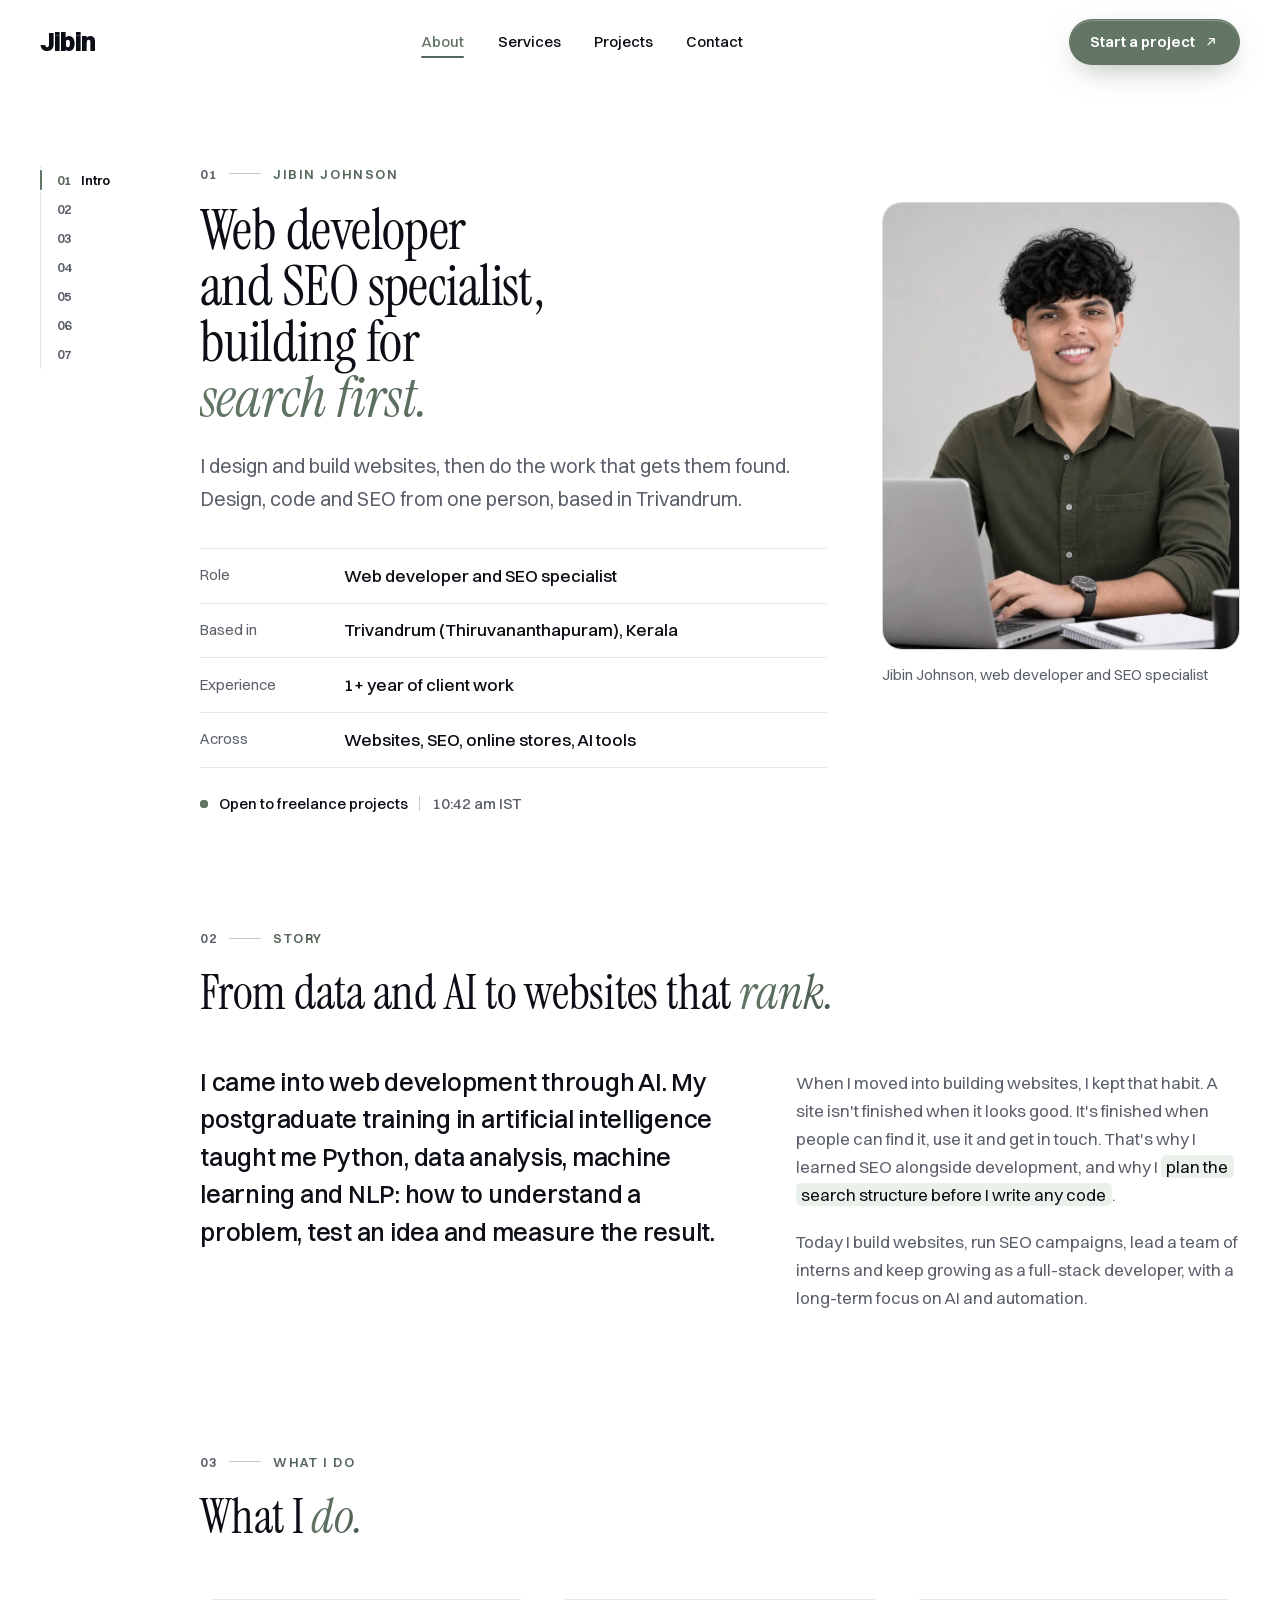
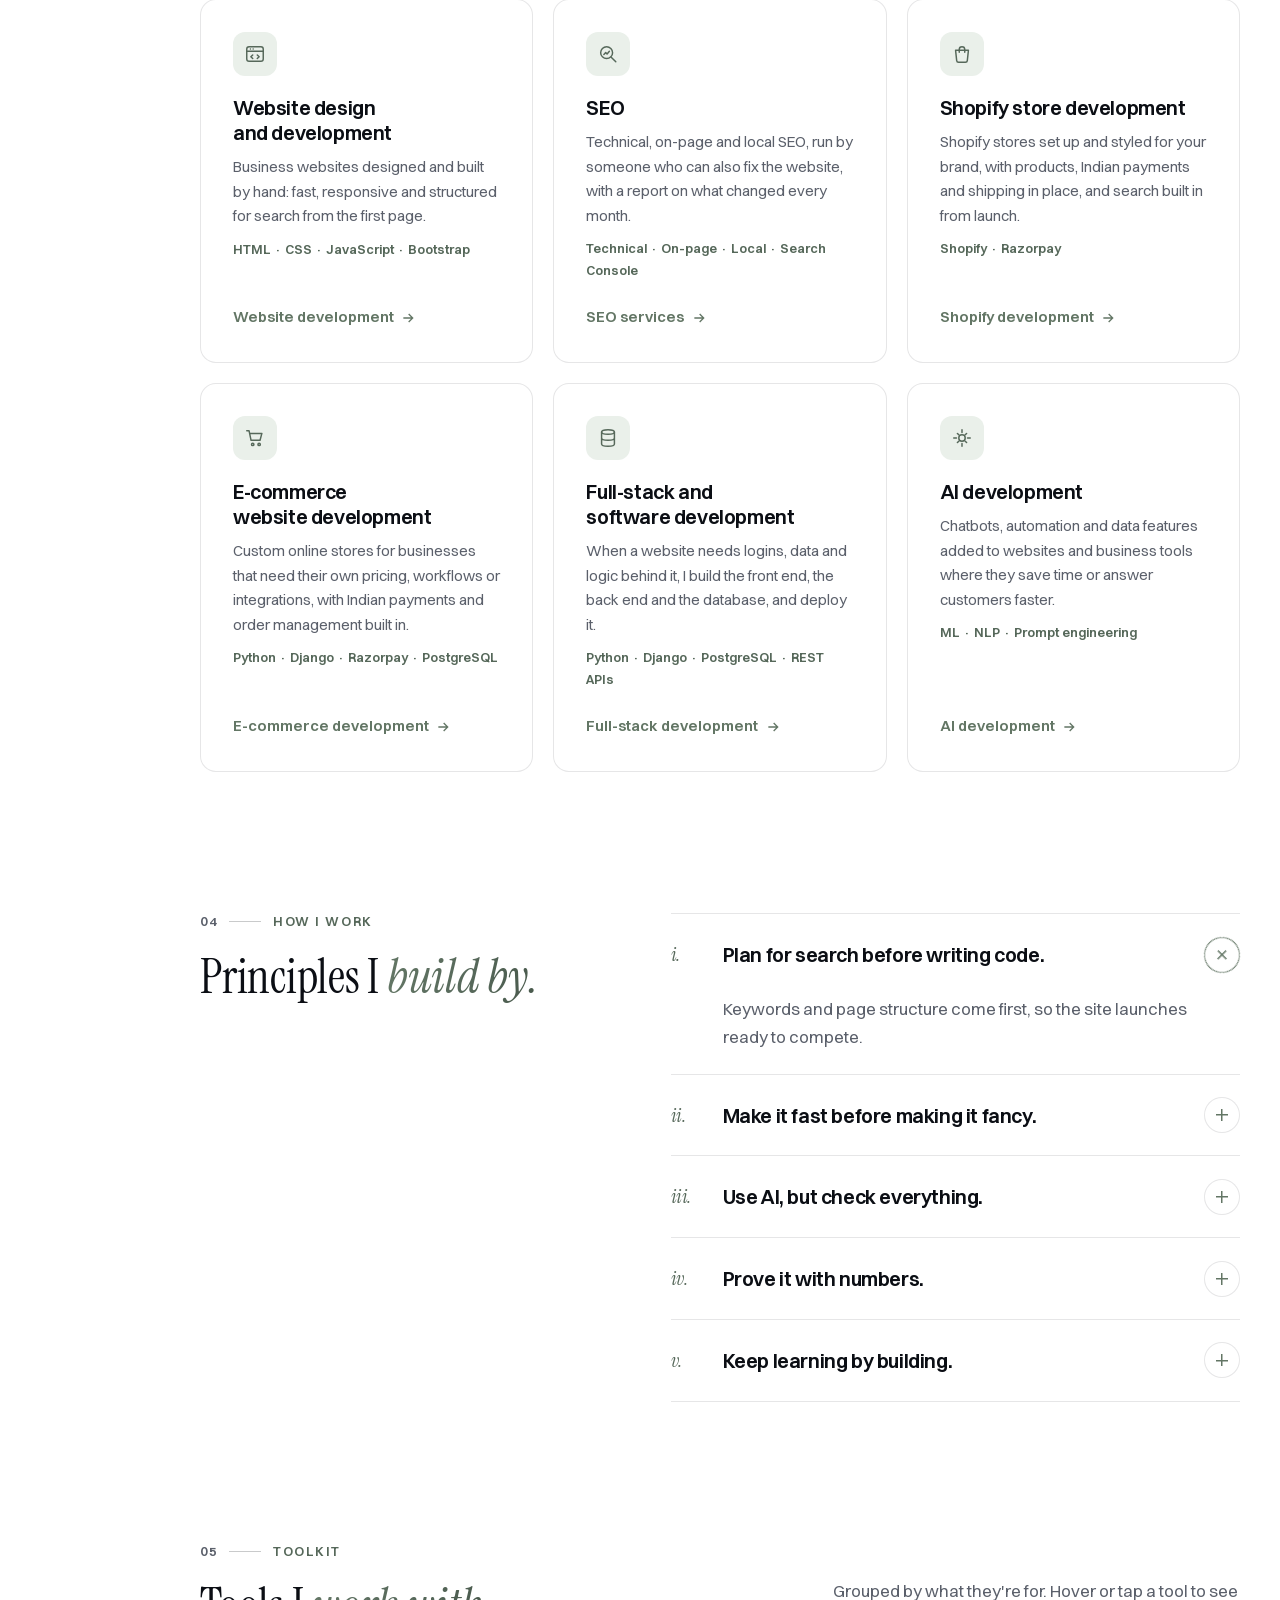
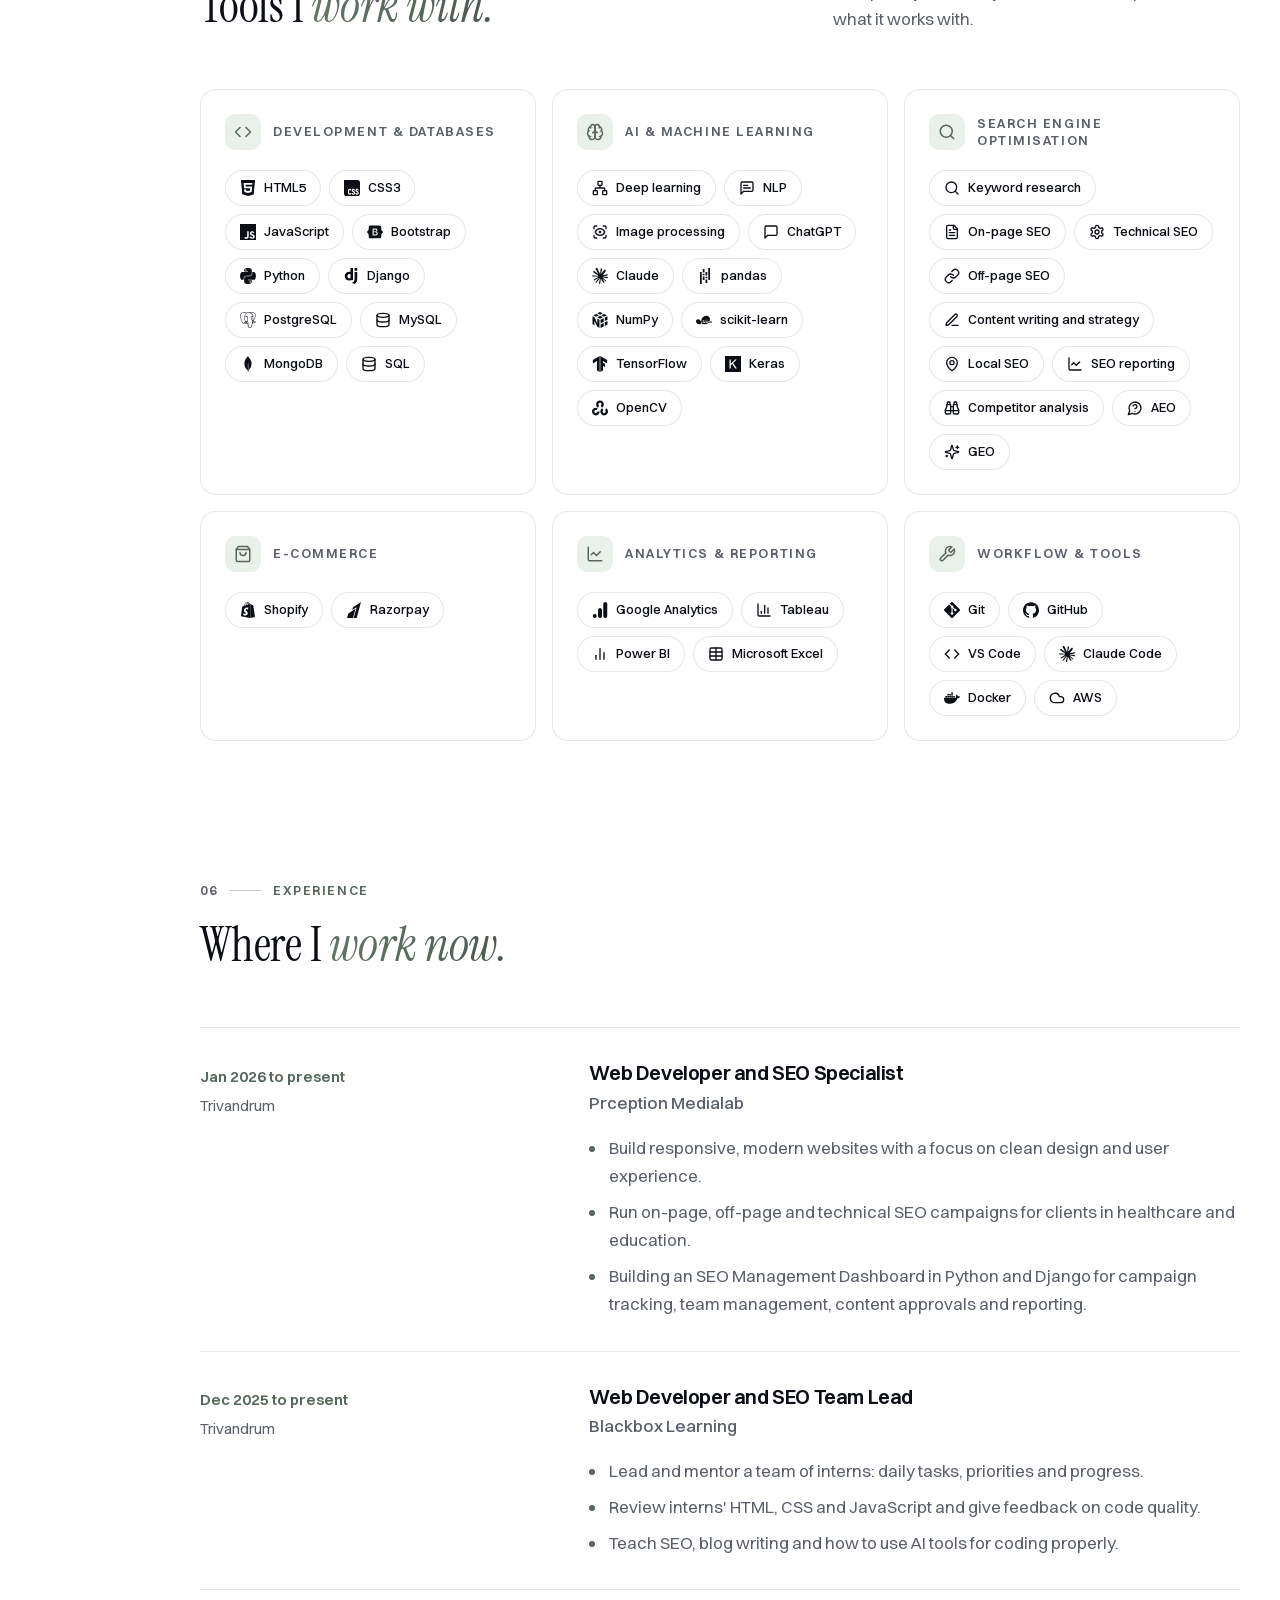
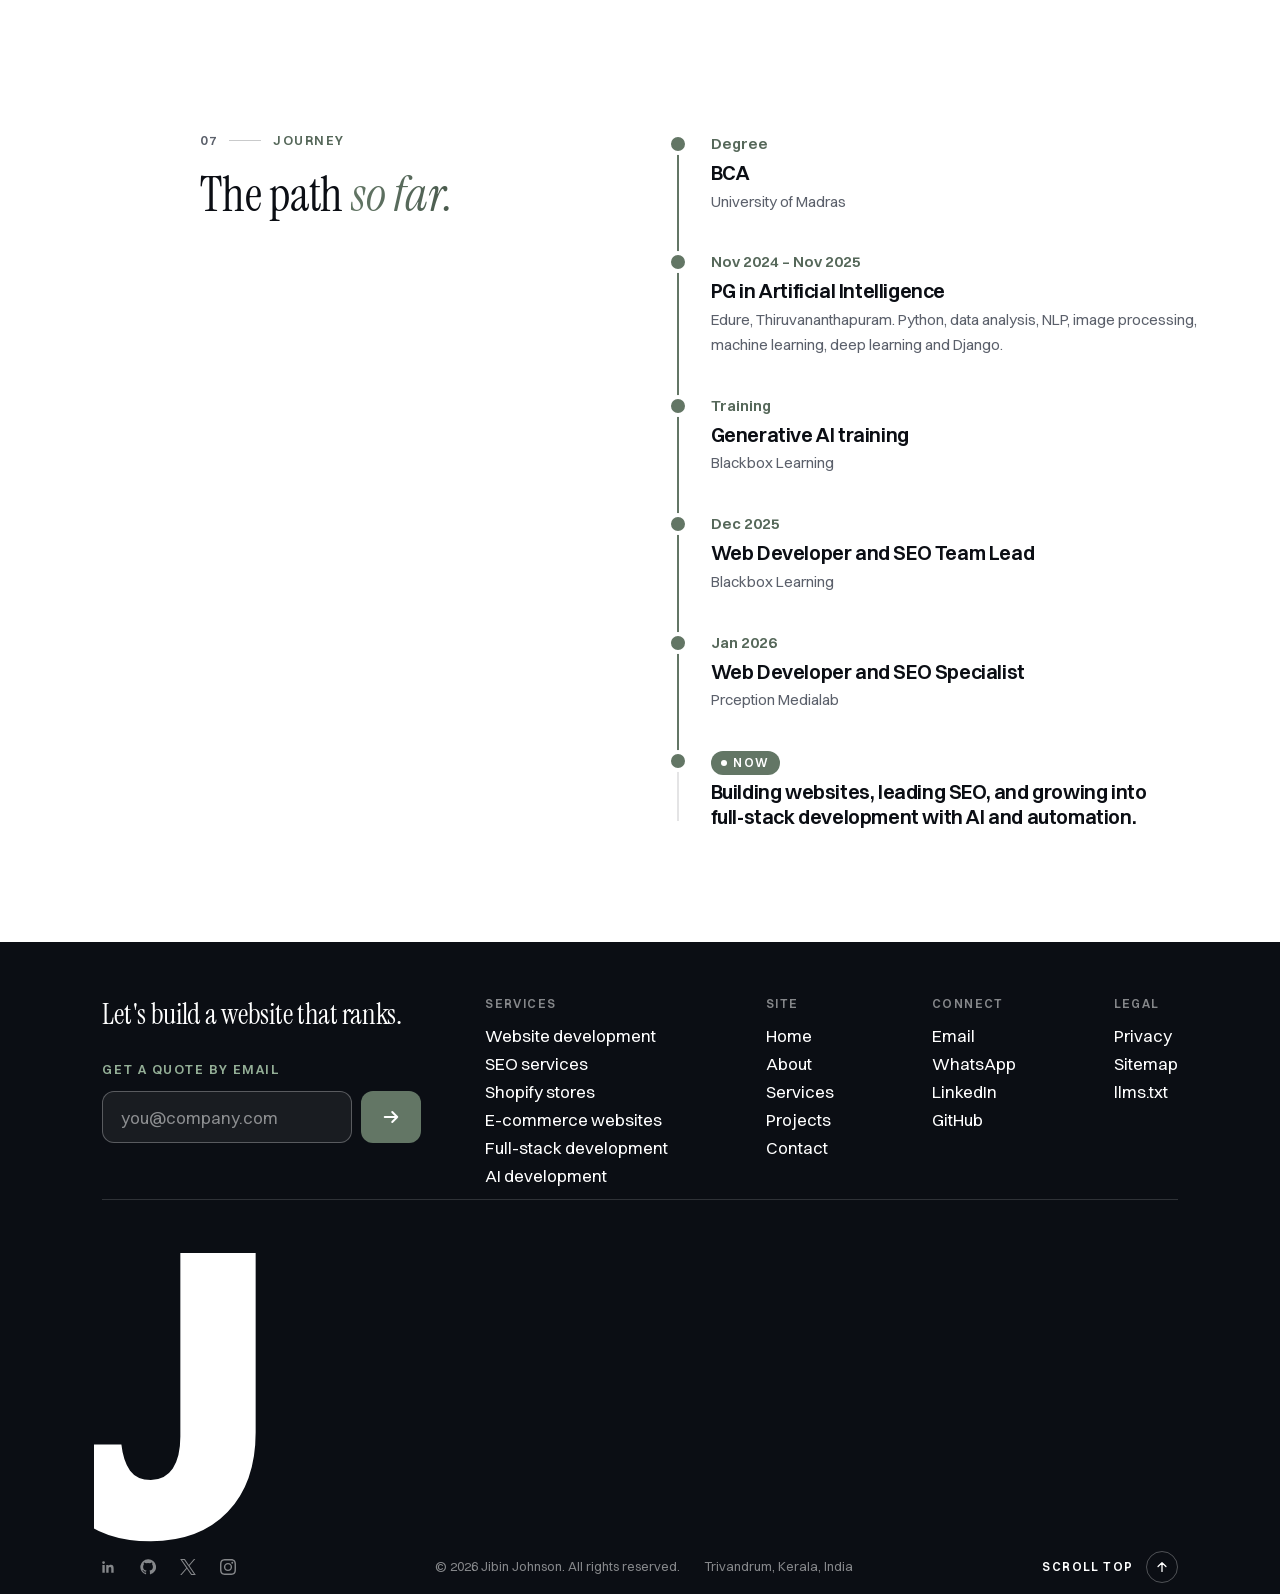
<file: about/index.html>
<!DOCTYPE html>
<html lang="en-IN">
<head>
<meta charset="utf-8">
<script async src="https://www.googletagmanager.com/gtm.js?id=GTM-P5QZBS27"></script>
<script>
  window.dataLayer = window.dataLayer || [];
  function gtag(){dataLayer.push(arguments);}
  gtag('js', new Date());
</script>
<meta name="viewport" content="width=device-width, initial-scale=1">
<title>About | Web Developer &amp; SEO Specialist in Trivandrum</title>
<meta name="description" content="Web developer and SEO specialist in Trivandrum, Kerala. BCA graduate with a postgraduate diploma in AI, building SEO-first websites and web applications.">
<meta name="robots" content="index, follow, max-image-preview:large">
<link rel="canonical" href="https://jibinjohnson.in/about/">
<meta name="author" content="Jibin Johnson">
<meta name="theme-color" content="#FFFFFF">
<meta property="og:type" content="website">
<meta property="og:locale" content="en_IN">
<meta property="og:site_name" content="Jibin Johnson">
<meta property="og:title" content="About | Web Developer &amp; SEO Specialist in Trivandrum">
<meta property="og:description" content="Web developer and SEO specialist in Trivandrum, Kerala. BCA graduate with a postgraduate diploma in AI, building SEO-first websites and web applications.">
<meta property="og:url" content="https://jibinjohnson.in/about/">
<meta property="og:image" content="https://jibinjohnson.in/assets/img/og.png?v=2">
<meta property="og:image:width" content="1200">
<meta property="og:image:height" content="630">
<meta name="twitter:card" content="summary_large_image">
<link rel="icon" href="../assets/img/favicon.svg?v=2" type="image/svg+xml">
<link rel="preload" href="../assets/fonts/Switzer-Variable.woff2" as="font" type="font/woff2" crossorigin>
<link rel="preload" href="../assets/fonts/InstrumentSerif-Regular.woff2" as="font" type="font/woff2" crossorigin>
<link rel="stylesheet" href="../assets/css/main.css?v=235">
<link rel="stylesheet" href="../assets/css/about.css?v=19">
<script>document.documentElement.className='js'</script>
<script type="application/ld+json">{"@context":"https://schema.org","@graph":[{"@type":"WebSite","@id":"https://jibinjohnson.in/#website","url":"https://jibinjohnson.in/","name":"Jibin Johnson","inLanguage":"en-IN","publisher":{"@id":"https://jibinjohnson.in/#person"}},{"@type":"Person","@id":"https://jibinjohnson.in/#person","name":"Jibin Johnson","url":"https://jibinjohnson.in/","image":"https://jibinjohnson.in/assets/img/about-portrait.webp","jobTitle":"Web Developer and SEO Specialist","email":"jibinjohnsoninfo@gmail.com","telephone":"+917736208172","address":{"@type":"PostalAddress","addressLocality":"Thiruvananthapuram","addressRegion":"Kerala","addressCountry":"IN"},"worksFor":[{"@type":"Organization","name":"Prception Medialab","url":"https://prception.in/"},{"@type":"Organization","name":"Blackbox Learning","url":"https://blackboxlearning.in/"}],"alumniOf":[{"@type":"CollegeOrUniversity","name":"University of Madras"},{"@type":"EducationalOrganization","name":"Edure"}],"knowsAbout":["Web development","Search engine optimisation","Shopify","E-commerce development","Python","Django","Machine learning","Artificial intelligence"],"sameAs":["https://www.linkedin.com/in/jibinjohnson/","https://github.com/Jibinjohnson11","https://x.com/jibinjohnsonn","https://www.instagram.com/jibinjohnson.in/"]},{"@type":"AboutPage","@id":"https://jibinjohnson.in/about/#webpage","url":"https://jibinjohnson.in/about/","name":"About | Web Developer & SEO Specialist in Trivandrum","description":"Web developer and SEO specialist in Trivandrum, Kerala. BCA graduate with a postgraduate diploma in AI, building SEO-first websites and web applications.","isPartOf":{"@id":"https://jibinjohnson.in/#website"},"inLanguage":"en-IN","mainEntity":{"@id":"https://jibinjohnson.in/#person"}},{"@type":"BreadcrumbList","itemListElement":[{"@type":"ListItem","position":1,"name":"Home","item":"https://jibinjohnson.in/"},{"@type":"ListItem","position":2,"name":"About","item":"https://jibinjohnson.in/about/"}]}]}</script>
</head>
<body>
<a class="skip" href="#main">Skip to content</a>
<header class="head"><div class="head-in">
<a class="brand" href="../" aria-label="Jibin Johnson, home">Jibin</a>
<nav class="nav" aria-label="Main"><a href="../about/" aria-current="page">About</a><a href="../services/">Services</a><a href="../projects/">Projects</a><a href="../contact/">Contact</a></nav>
<a class="btn btn-fill" href="../contact/">Start a project <svg class="arrow" viewBox="0 0 24 24" fill="none" stroke="currentColor" stroke-width="2" aria-hidden="true"><path d="M7 17 17 7M9 7h8v8"/></svg></a>
<button class="burger" aria-label="Menu" aria-expanded="false" aria-controls="sheet"></button>
</div></header>
<div class="sheet" id="sheet"><a href="../">Home</a><a href="../about/" aria-current="page">About</a><a href="../services/">Services</a><a href="../projects/">Projects</a><a href="../contact/">Contact</a></div>
<main id="main" class="ab">
<nav class="ab-index" aria-label="On this page"><ol>
<li><a href="#intro"><span class="n">01</span><span class="t">Intro</span></a></li>
<li><a href="#story"><span class="n">02</span><span class="t">Story</span></a></li>
<li><a href="#services"><span class="n">03</span><span class="t">What I do</span></a></li>
<li><a href="#principles"><span class="n">04</span><span class="t">How I work</span></a></li>
<li><a href="#toolkit"><span class="n">05</span><span class="t">Toolkit</span></a></li>
<li><a href="#experience"><span class="n">06</span><span class="t">Experience</span></a></li>
<li><a href="#journey"><span class="n">07</span><span class="t">Journey</span></a></li>
</ol></nav>
<div class="ab-body">

<section class="hero sub ab-intro" id="intro"><div class="wrap">
<div class="ab-intro-copy">
<p class="eyebrow"><span>01</span>Jibin Johnson</p>
<h1><span class="ln"><span>Web developer</span></span> <span class="ln"><span>and SEO specialist,</span></span> <span class="ln"><span>building for</span></span> <span class="ln it"><span>search first.</span></span></h1>
<p class="lede">I design and build websites, then do the work that gets them found. Design, code and SEO from one person, based in Trivandrum.</p>
<dl class="ab-facts">
<div><dt>Role</dt><dd>Web developer and SEO specialist</dd></div>
<div><dt>Based in</dt><dd>Trivandrum (Thiruvananthapuram), Kerala</dd></div>
<div><dt>Experience</dt><dd>1+ year of client work</dd></div>
<div><dt>Across</dt><dd>Websites, SEO, online stores, AI tools</dd></div>
</dl>
<p class="ab-status"><span class="ab-dot" aria-hidden="true"></span>Open to freelance projects<span class="ab-sep" aria-hidden="true"></span><span class="ab-time" data-ist>IST</span></p>
</div>
<figure class="ab-photo">
<div class="ab-frame"><img src="../assets/img/about-portrait.webp" width="800" height="1000" alt="Jibin Johnson, web developer and SEO specialist in Trivandrum" fetchpriority="high"></div>
<figcaption>Jibin Johnson, web developer and SEO specialist</figcaption>
</figure>
</div></section>

<section class="sec" id="story"><div class="wrap">
<p class="eyebrow"><span>02</span>Story</p>
<h2>From data and AI to websites that <span class="it">rank.</span></h2>
<div class="ab-story">
<p class="ab-lead">I came into web development through AI. My postgraduate training in artificial intelligence taught me Python, data analysis, machine learning and NLP: how to understand a problem, test an idea and measure the result.</p>
<div class="ab-story-more">
<p>When I moved into building websites, I kept that habit. A site isn't finished when it looks good. It's finished when people can find it, use it and get in touch. That's why I learned SEO alongside development, and why I <mark>plan the search structure before I write any code</mark>.</p>
<p>Today I build websites, run SEO campaigns, lead a team of interns and keep growing as a full-stack developer, with a long-term focus on AI and automation.</p>
</div>
</div>
</div></section>

<section class="sec" id="services"><div class="wrap">
<p class="eyebrow"><span>03</span>What I do</p>
<h2>What I <span class="it">do.</span></h2>
<ul class="ab-bento">
<li><a href="../website-development-kerala/">
<span class="ab-ic" aria-hidden="true"><svg viewBox="0 0 24 24" fill="none" stroke="currentColor" stroke-width="1.6" stroke-linecap="round" stroke-linejoin="round"><rect x="3" y="4" width="18" height="16" rx="2.5"/><path d="M3 9h18M7 6.5h.01M10 6.5h.01M9.5 13l-2 2 2 2M14.5 13l2 2-2 2"/></svg></span>
<h3>Website design and development</h3>
<p>Business websites designed and built by hand: fast, responsive and structured for search from the first page.</p>
<p class="ab-tags">HTML · CSS · JavaScript · Bootstrap</p>
<span class="ab-go">Website development<svg viewBox="0 0 24 24" fill="none" stroke="currentColor" stroke-width="2" aria-hidden="true"><path d="M5 12h14M13 6l6 6-6 6"/></svg></span>
</a></li>
<li><a href="../seo-services-kerala/">
<span class="ab-ic" aria-hidden="true"><svg viewBox="0 0 24 24" fill="none" stroke="currentColor" stroke-width="1.6" stroke-linecap="round" stroke-linejoin="round"><circle cx="10.5" cy="10.5" r="6.5"/><path d="m15.5 15.5 5 5M7.5 12.5l2-2 1.5 1.5 2.5-3"/></svg></span>
<h3>SEO</h3>
<p>Technical, on-page and local SEO, run by someone who can also fix the website, with a report on what changed every month.</p>
<p class="ab-tags">Technical · On-page · Local · Search Console</p>
<span class="ab-go">SEO services<svg viewBox="0 0 24 24" fill="none" stroke="currentColor" stroke-width="2" aria-hidden="true"><path d="M5 12h14M13 6l6 6-6 6"/></svg></span>
</a></li>
<li><a href="../shopify-developer-kerala/">
<span class="ab-ic" aria-hidden="true"><svg viewBox="0 0 24 24" fill="none" stroke="currentColor" stroke-width="1.6" stroke-linecap="round" stroke-linejoin="round"><path d="M5 8h14l-1.2 11.2a2 2 0 0 1-2 1.8H8.2a2 2 0 0 1-2-1.8z"/><path d="M9 10V7a3 3 0 0 1 6 0v3"/></svg></span>
<h3>Shopify store development</h3>
<p>Shopify stores set up and styled for your brand, with products, Indian payments and shipping in place, and search built in from launch.</p>
<p class="ab-tags">Shopify · Razorpay</p>
<span class="ab-go">Shopify development<svg viewBox="0 0 24 24" fill="none" stroke="currentColor" stroke-width="2" aria-hidden="true"><path d="M5 12h14M13 6l6 6-6 6"/></svg></span>
</a></li>
<li><a href="../ecommerce-website-development-kerala/">
<span class="ab-ic" aria-hidden="true"><svg viewBox="0 0 24 24" fill="none" stroke="currentColor" stroke-width="1.6" stroke-linecap="round" stroke-linejoin="round"><path d="M3 4h2.5l2.2 10.5h9.8L19.5 7H6.6"/><circle cx="9.5" cy="19" r="1.3"/><circle cx="16.5" cy="19" r="1.3"/></svg></span>
<h3>E-commerce website development</h3>
<p>Custom online stores for businesses that need their own pricing, workflows or integrations, with Indian payments and order management built in.</p>
<p class="ab-tags">Python · Django · Razorpay · PostgreSQL</p>
<span class="ab-go">E-commerce development<svg viewBox="0 0 24 24" fill="none" stroke="currentColor" stroke-width="2" aria-hidden="true"><path d="M5 12h14M13 6l6 6-6 6"/></svg></span>
</a></li>
<li><a href="../full-stack-developer-kerala/">
<span class="ab-ic" aria-hidden="true"><svg viewBox="0 0 24 24" fill="none" stroke="currentColor" stroke-width="1.6" stroke-linecap="round" stroke-linejoin="round"><ellipse cx="12" cy="5.5" rx="7" ry="2.5"/><path d="M5 5.5v6.5c0 1.4 3.1 2.5 7 2.5s7-1.1 7-2.5V5.5M5 12v6.5C5 19.9 8.1 21 12 21s7-1.1 7-2.5V12"/></svg></span>
<h3>Full-stack and software development</h3>
<p>When a website needs logins, data and logic behind it, I build the front end, the back end and the database, and deploy it.</p>
<p class="ab-tags">Python · Django · PostgreSQL · REST APIs</p>
<span class="ab-go">Full-stack development<svg viewBox="0 0 24 24" fill="none" stroke="currentColor" stroke-width="2" aria-hidden="true"><path d="M5 12h14M13 6l6 6-6 6"/></svg></span>
</a></li>
<li><a href="../ai-developer-kerala/">
<span class="ab-ic" aria-hidden="true"><svg viewBox="0 0 24 24" fill="none" stroke="currentColor" stroke-width="1.6" stroke-linecap="round" stroke-linejoin="round"><path d="M12 3v3M12 18v3M3 12h3M18 12h3M7 7l1.5 1.5M15.5 15.5 17 17M17 7l-1.5 1.5M8.5 15.5 7 17"/><circle cx="12" cy="12" r="3.5"/></svg></span>
<h3>AI development</h3>
<p>Chatbots, automation and data features added to websites and business tools where they save time or answer customers faster.</p>
<p class="ab-tags">ML · NLP · Prompt engineering</p>
<span class="ab-go">AI development<svg viewBox="0 0 24 24" fill="none" stroke="currentColor" stroke-width="2" aria-hidden="true"><path d="M5 12h14M13 6l6 6-6 6"/></svg></span>
</a></li>
</ul>
</div></section>

<section class="sec" id="principles"><div class="wrap ab-split">
<div class="ab-split-head">
<p class="eyebrow"><span>04</span>How I work</p>
<h2>Principles I <span class="it">build by.</span></h2>
</div>
<ol class="ab-acc">
<li><h3><button type="button" aria-expanded="true" aria-controls="pr-1" id="pr-1-b"><span class="ab-rn" aria-hidden="true">i.</span>Plan for search before writing code.</button></h3>
<div class="ab-panel" id="pr-1" role="region" aria-labelledby="pr-1-b"><div><p>Keywords and page structure come first, so the site launches ready to compete.</p></div></div></li>
<li><h3><button type="button" aria-expanded="false" aria-controls="pr-2" id="pr-2-b"><span class="ab-rn" aria-hidden="true">ii.</span>Make it fast before making it fancy.</button></h3>
<div class="ab-panel" id="pr-2" role="region" aria-labelledby="pr-2-b"><div><p>Speed and clarity matter more to visitors and to Google than effects.</p></div></div></li>
<li><h3><button type="button" aria-expanded="false" aria-controls="pr-3" id="pr-3-b"><span class="ab-rn" aria-hidden="true">iii.</span>Use AI, but check everything.</button></h3>
<div class="ab-panel" id="pr-3" role="region" aria-labelledby="pr-3-b"><div><p>AI tools help me research and build faster; every decision and every line is reviewed by me.</p></div></div></li>
<li><h3><button type="button" aria-expanded="false" aria-controls="pr-4" id="pr-4-b"><span class="ab-rn" aria-hidden="true">iv.</span>Prove it with numbers.</button></h3>
<div class="ab-panel" id="pr-4" role="region" aria-labelledby="pr-4-b"><div><p>Rankings, clicks and enquiries, reported honestly.</p></div></div></li>
<li><h3><button type="button" aria-expanded="false" aria-controls="pr-5" id="pr-5-b"><span class="ab-rn" aria-hidden="true">v.</span>Keep learning by building.</button></h3>
<div class="ab-panel" id="pr-5" role="region" aria-labelledby="pr-5-b"><div><p>Every project teaches something the next one uses.</p></div></div></li>
</ol>
</div></section>

<section class="sec" id="toolkit"><div class="wrap">
<div class="tg-head">
<div>
<p class="eyebrow"><span>05</span>Toolkit</p>
<h2>Tools I <span class="it">work with.</span></h2>
</div>
<div class="tg-aside">
<p class="ab-note">Grouped by what they're for. Hover or tap a tool to see what it works with.</p>
</div>
</div>
<div class="ab-tools tg-grid">
<div class="ab-group tg-card g-dev"><div class="tg-top"><span class="tg-ic" aria-hidden="true"><svg focusable="false"><use href="../assets/img/tools.svg?v=10#lu-code"/></svg></span><h3>Development &amp; databases</h3></div><ul class="ab-chips">
<li><button type="button" class="chip" aria-pressed="false" data-t="html"><svg class="tk-i" aria-hidden="true" focusable="false"><use href="../assets/img/tools.svg?v=10#html5"/></svg>HTML5</button></li><li><button type="button" class="chip" aria-pressed="false" data-t="css"><svg class="tk-i" aria-hidden="true" focusable="false"><use href="../assets/img/tools.svg?v=10#css"/></svg>CSS3</button></li><li><button type="button" class="chip" aria-pressed="false" data-t="js"><svg class="tk-i" aria-hidden="true" focusable="false"><use href="../assets/img/tools.svg?v=10#javascript"/></svg>JavaScript</button></li><li><button type="button" class="chip" aria-pressed="false" data-t="bootstrap"><svg class="tk-i" aria-hidden="true" focusable="false"><use href="../assets/img/tools.svg?v=10#bootstrap"/></svg>Bootstrap</button></li><li><button type="button" class="chip" aria-pressed="false" data-t="python"><svg class="tk-i" aria-hidden="true" focusable="false"><use href="../assets/img/tools.svg?v=10#python"/></svg>Python</button></li><li><button type="button" class="chip" aria-pressed="false" data-t="django"><svg class="tk-i" aria-hidden="true" focusable="false"><use href="../assets/img/tools.svg?v=10#django"/></svg>Django</button></li><li><button type="button" class="chip" aria-pressed="false" data-t="postgres"><svg class="tk-i" aria-hidden="true" focusable="false"><use href="../assets/img/tools.svg?v=10#postgresql"/></svg>PostgreSQL</button></li><li><button type="button" class="chip" aria-pressed="false" data-t="mysql"><svg class="tk-i" aria-hidden="true" focusable="false"><use href="../assets/img/tools.svg?v=10#lu-database"/></svg>MySQL</button></li><li><button type="button" class="chip" aria-pressed="false" data-t="mongo"><svg class="tk-i" aria-hidden="true" focusable="false"><use href="../assets/img/tools.svg?v=10#mongodb"/></svg>MongoDB</button></li><li><button type="button" class="chip" aria-pressed="false" data-t="sql"><svg class="tk-i" aria-hidden="true" focusable="false"><use href="../assets/img/tools.svg?v=10#lu-database"/></svg>SQL</button></li></ul></div>
<div class="ab-group tg-card g-ai"><div class="tg-top"><span class="tg-ic" aria-hidden="true"><svg focusable="false"><use href="../assets/img/tools.svg?v=10#lu-brain"/></svg></span><h3>AI &amp; machine learning</h3></div><ul class="ab-chips">
<li><button type="button" class="chip" aria-pressed="false" data-t="deeplearning"><svg class="tk-i" aria-hidden="true" focusable="false"><use href="../assets/img/tools.svg?v=10#lu-network"/></svg>Deep learning</button></li><li><button type="button" class="chip" aria-pressed="false" data-t="nlp" title="Natural language processing"><svg class="tk-i" aria-hidden="true" focusable="false"><use href="../assets/img/tools.svg?v=10#lu-message-square-text"/></svg>NLP<span class="sr"> (natural language processing)</span></button></li><li><button type="button" class="chip" aria-pressed="false" data-t="imageproc"><svg class="tk-i" aria-hidden="true" focusable="false"><use href="../assets/img/tools.svg?v=10#lu-scan-eye"/></svg>Image processing</button></li><li><button type="button" class="chip" aria-pressed="false" data-t="chatgpt"><svg class="tk-i" aria-hidden="true" focusable="false"><use href="../assets/img/tools.svg?v=10#lu-message-square"/></svg>ChatGPT</button></li><li><button type="button" class="chip" aria-pressed="false" data-t="claude"><svg class="tk-i" aria-hidden="true" focusable="false"><use href="../assets/img/tools.svg?v=10#claude"/></svg>Claude</button></li><li><button type="button" class="chip" aria-pressed="false" data-t="pandas"><svg class="tk-i" aria-hidden="true" focusable="false"><use href="../assets/img/tools.svg?v=10#pandas"/></svg>pandas</button></li><li><button type="button" class="chip" aria-pressed="false" data-t="numpy"><svg class="tk-i" aria-hidden="true" focusable="false"><use href="../assets/img/tools.svg?v=10#numpy"/></svg>NumPy</button></li><li><button type="button" class="chip" aria-pressed="false" data-t="sklearn"><svg class="tk-i" aria-hidden="true" focusable="false"><use href="../assets/img/tools.svg?v=10#scikitlearn"/></svg>scikit-learn</button></li><li><button type="button" class="chip" aria-pressed="false" data-t="tensorflow"><svg class="tk-i" aria-hidden="true" focusable="false"><use href="../assets/img/tools.svg?v=10#tensorflow"/></svg>TensorFlow</button></li><li><button type="button" class="chip" aria-pressed="false" data-t="keras"><svg class="tk-i" aria-hidden="true" focusable="false"><use href="../assets/img/tools.svg?v=10#keras"/></svg>Keras</button></li><li><button type="button" class="chip" aria-pressed="false" data-t="opencv"><svg class="tk-i" aria-hidden="true" focusable="false"><use href="../assets/img/tools.svg?v=10#opencv"/></svg>OpenCV</button></li></ul></div>
<div class="ab-group tg-card g-seo"><div class="tg-top"><span class="tg-ic" aria-hidden="true"><svg focusable="false"><use href="../assets/img/tools.svg?v=10#lu-search"/></svg></span><h3>Search engine optimisation</h3></div><ul class="ab-chips">
<li><button type="button" class="chip" aria-pressed="false" data-t="kw"><svg class="tk-i" aria-hidden="true" focusable="false"><use href="../assets/img/tools.svg?v=10#lu-search"/></svg>Keyword research</button></li><li><button type="button" class="chip" aria-pressed="false" data-t="onpage"><svg class="tk-i" aria-hidden="true" focusable="false"><use href="../assets/img/tools.svg?v=10#lu-file-text"/></svg>On-page SEO</button></li><li><button type="button" class="chip" aria-pressed="false" data-t="techseo"><svg class="tk-i" aria-hidden="true" focusable="false"><use href="../assets/img/tools.svg?v=10#lu-settings"/></svg>Technical SEO</button></li><li><button type="button" class="chip" aria-pressed="false" data-t="offpage"><svg class="tk-i" aria-hidden="true" focusable="false"><use href="../assets/img/tools.svg?v=10#lu-link"/></svg>Off-page SEO</button></li><li><button type="button" class="chip" aria-pressed="false" data-t="content"><svg class="tk-i" aria-hidden="true" focusable="false"><use href="../assets/img/tools.svg?v=10#lu-pen-line"/></svg>Content writing and strategy</button></li><li><button type="button" class="chip" aria-pressed="false" data-t="local"><svg class="tk-i" aria-hidden="true" focusable="false"><use href="../assets/img/tools.svg?v=10#lu-map-pin"/></svg>Local SEO</button></li><li><button type="button" class="chip" aria-pressed="false" data-t="seoreport"><svg class="tk-i" aria-hidden="true" focusable="false"><use href="../assets/img/tools.svg?v=10#lu-chart-line"/></svg>SEO reporting</button></li><li><button type="button" class="chip" aria-pressed="false" data-t="competitor"><svg class="tk-i" aria-hidden="true" focusable="false"><use href="../assets/img/tools.svg?v=10#lu-binoculars"/></svg>Competitor analysis</button></li><li><button type="button" class="chip" aria-pressed="false" data-t="aeo"><svg class="tk-i" aria-hidden="true" focusable="false"><use href="../assets/img/tools.svg?v=10#lu-message-circle-question"/></svg>AEO</button></li><li><button type="button" class="chip" aria-pressed="false" data-t="geo"><svg class="tk-i" aria-hidden="true" focusable="false"><use href="../assets/img/tools.svg?v=10#lu-sparkles"/></svg>GEO</button></li></ul></div>
<div class="ab-group tg-card g-ecom"><div class="tg-top"><span class="tg-ic" aria-hidden="true"><svg focusable="false"><use href="../assets/img/tools.svg?v=10#lu-shopping-bag"/></svg></span><h3>E-commerce</h3></div><ul class="ab-chips">
<li><button type="button" class="chip" aria-pressed="false" data-t="shopify"><svg class="tk-i" aria-hidden="true" focusable="false"><use href="../assets/img/tools.svg?v=10#shopify"/></svg>Shopify</button></li><li><button type="button" class="chip" aria-pressed="false" data-t="razorpay"><svg class="tk-i" aria-hidden="true" focusable="false"><use href="../assets/img/tools.svg?v=10#razorpay"/></svg>Razorpay</button></li></ul></div>
<div class="ab-group tg-card g-an"><div class="tg-top"><span class="tg-ic" aria-hidden="true"><svg focusable="false"><use href="../assets/img/tools.svg?v=10#lu-chart-line"/></svg></span><h3>Analytics &amp; reporting</h3></div><ul class="ab-chips">
<li><button type="button" class="chip" aria-pressed="false" data-t="ga"><svg class="tk-i" aria-hidden="true" focusable="false"><use href="../assets/img/tools.svg?v=10#googleanalytics"/></svg>Google Analytics</button></li><li><button type="button" class="chip" aria-pressed="false" data-t="tableau"><svg class="tk-i" aria-hidden="true" focusable="false"><use href="../assets/img/tools.svg?v=10#lu-chart-column"/></svg>Tableau</button></li><li><button type="button" class="chip" aria-pressed="false" data-t="powerbi"><svg class="tk-i" aria-hidden="true" focusable="false"><use href="../assets/img/tools.svg?v=10#lu-chart-no-axes-column"/></svg>Power BI</button></li><li><button type="button" class="chip" aria-pressed="false" data-t="excel"><svg class="tk-i" aria-hidden="true" focusable="false"><use href="../assets/img/tools.svg?v=10#lu-table"/></svg>Microsoft Excel</button></li></ul></div>
<div class="ab-group tg-card g-ops"><div class="tg-top"><span class="tg-ic" aria-hidden="true"><svg focusable="false"><use href="../assets/img/tools.svg?v=10#lu-wrench"/></svg></span><h3>Workflow &amp; tools</h3></div><ul class="ab-chips">
<li><button type="button" class="chip" aria-pressed="false" data-t="git"><svg class="tk-i" aria-hidden="true" focusable="false"><use href="../assets/img/tools.svg?v=10#git"/></svg>Git</button></li><li><button type="button" class="chip" aria-pressed="false" data-t="github"><svg class="tk-i" aria-hidden="true" focusable="false"><use href="../assets/img/tools.svg?v=10#github"/></svg>GitHub</button></li><li><button type="button" class="chip" aria-pressed="false" data-t="vscode"><svg class="tk-i" aria-hidden="true" focusable="false"><use href="../assets/img/tools.svg?v=10#lu-code"/></svg>VS Code</button></li><li><button type="button" class="chip" aria-pressed="false" data-t="claudecode"><svg class="tk-i" aria-hidden="true" focusable="false"><use href="../assets/img/tools.svg?v=10#claude"/></svg>Claude Code</button></li><li><button type="button" class="chip" aria-pressed="false" data-t="docker"><svg class="tk-i" aria-hidden="true" focusable="false"><use href="../assets/img/tools.svg?v=10#docker"/></svg>Docker</button></li><li><button type="button" class="chip" aria-pressed="false" data-t="aws"><svg class="tk-i" aria-hidden="true" focusable="false"><use href="../assets/img/tools.svg?v=10#lu-cloud"/></svg>AWS</button></li></ul></div>
</div>
</div></section>

<section class="sec" id="experience"><div class="wrap">
<p class="eyebrow"><span>06</span>Experience</p>
<h2>Where I <span class="it">work now.</span></h2>
<ol class="ab-jobs">
<li>
<div class="ab-job-meta"><p class="ab-when">Jan 2026 to present</p><p>Trivandrum</p></div>
<div><h3>Web Developer and SEO Specialist</h3><p class="ab-co">Prception Medialab</p>
<ul class="ab-bul">
<li>Build responsive, modern websites with a focus on clean design and user experience.</li>
<li>Run on-page, off-page and technical SEO campaigns for clients in healthcare and education.</li>
<li>Building an SEO Management Dashboard in Python and Django for campaign tracking, team management, content approvals and reporting.</li>
</ul></div>
</li>
<li>
<div class="ab-job-meta"><p class="ab-when">Dec 2025 to present</p><p>Trivandrum</p></div>
<div><h3>Web Developer and SEO Team Lead</h3><p class="ab-co">Blackbox Learning</p>
<ul class="ab-bul">
<li>Lead and mentor a team of interns: daily tasks, priorities and progress.</li>
<li>Review interns' HTML, CSS and JavaScript and give feedback on code quality.</li>
<li>Teach SEO, blog writing and how to use AI tools for coding properly.</li>
</ul></div>
</li>
</ol>
</div></section>

<section class="sec" id="journey"><div class="wrap ab-split">
<div class="ab-split-head">
<p class="eyebrow"><span>07</span>Journey</p>
<h2>The path <span class="it">so far.</span></h2>
</div>
<ol class="ab-line">
<li><p class="ab-when">Degree</p><h3>BCA</h3><p>University of Madras</p></li>
<li><p class="ab-when">Nov 2024 – Nov 2025</p><h3>PG in Artificial Intelligence</h3><p>Edure, Thiruvananthapuram. Python, data analysis, NLP, image processing, machine learning, deep learning and Django.</p></li>
<li><p class="ab-when">Training</p><h3>Generative AI training</h3><p>Blackbox Learning</p></li>
<li><p class="ab-when">Dec 2025</p><h3>Web Developer and SEO Team Lead</h3><p>Blackbox Learning</p></li>
<li><p class="ab-when">Jan 2026</p><h3>Web Developer and SEO Specialist</h3><p>Prception Medialab</p></li>
<li class="now"><p class="ab-when"><span class="ab-badge">Now</span></p><h3>Building websites, leading SEO, and growing into full-stack development with AI and automation.</h3></li>
</ol>
</div></section>

</div>
</main>

<section class="end">
<div class="wrap">
<footer class="foot">
<div class="foot-top">
<div class="foot-cta"><p class="foot-cta-title">Let's build a website that ranks.</p><form class="foot-form" action="https://api.web3forms.com/submit" method="POST" data-sending="Sending…" data-ok="Thanks. I reply within one working day."><input type="hidden" name="access_key" value="07d4da18-8893-40cc-b59f-8156f0a84335"><input type="hidden" name="subject" value="New quote request from the jibinjohnson.in footer"><input type="hidden" name="from_name" value="jibinjohnson.in"><input type="hidden" name="message" value="Quote request from the footer form: please reply to this email address."><input type="checkbox" name="botcheck" tabindex="-1" autocomplete="off" aria-hidden="true" hidden style="display:none"><label class="foot-cta-label" for="foot-email">Get a quote by email</label><div class="foot-form-row"><input id="foot-email" type="email" name="email" required autocomplete="email" placeholder="you@company.com"><button class="foot-send" type="submit" aria-label="Send"><svg viewBox="0 0 16 16" fill="none" stroke="currentColor" stroke-width="1.6" stroke-linecap="round" stroke-linejoin="round" aria-hidden="true"><path d="M3 8h10M9 4l4 4-4 4"/></svg></button></div><p class="form-status" role="status" aria-live="polite"></p></form></div>
<div class="foot-nav">
<div><h3>Services</h3><ul><li><a href="../website-development-kerala/">Website development</a></li><li><a href="../seo-services-kerala/">SEO services</a></li><li><a href="../shopify-developer-kerala/">Shopify stores</a></li><li><a href="../ecommerce-website-development-kerala/">E-commerce websites</a></li><li><a href="../full-stack-developer-kerala/">Full-stack development</a></li><li><a href="../ai-developer-kerala/">AI development</a></li></ul></div>
<div><h3>Site</h3><ul><li><a href="../">Home</a></li><li><a href="../about/">About</a></li><li><a href="../services/">Services</a></li><li><a href="../projects/">Projects</a></li><li><a href="../contact/">Contact</a></li></ul></div>
<div><h3>Connect</h3><ul><li><a href="mailto:jibinjohnsoninfo@gmail.com">Email</a></li><li><a href="https://wa.me/917736208172?text=Hi%20Jibin%2C%20I%27d%20like%20to%20talk%20about%20a%20project." target="_blank" rel="noopener">WhatsApp</a></li><li><a href="https://www.linkedin.com/in/jibinjohnson/" target="_blank" rel="noopener">LinkedIn</a></li><li><a href="https://github.com/Jibinjohnson11" target="_blank" rel="noopener">GitHub</a></li></ul></div>
<div><h3>Legal</h3><ul><li><a href="../privacy/">Privacy</a></li><li><a href="../sitemap.xml">Sitemap</a></li><li><a href="../llms.txt">llms.txt</a></li></ul></div>
</div>
</div>
<div class="wm" role="img" aria-label="JIBIN">JIBIN</div>
<div class="legal"><ul class="social"><li><a href="https://www.linkedin.com/in/jibinjohnson/" target="_blank" rel="noopener" aria-label="LinkedIn"><svg viewBox="0 0 24 24" fill="currentColor" aria-hidden="true"><path d="M20.45 20.45h-3.56v-5.57c0-1.33-.02-3.04-1.85-3.04-1.85 0-2.14 1.45-2.14 2.94v5.67H9.35V9h3.41v1.56h.05c.48-.9 1.64-1.85 3.37-1.85 3.6 0 4.27 2.37 4.27 5.46v6.28zM5.34 7.43a2.06 2.06 0 1 1 0-4.13 2.06 2.06 0 0 1 0 4.13zM7.12 20.45H3.56V9h3.56v11.45z"/></svg></a></li><li><a href="https://github.com/Jibinjohnson11" target="_blank" rel="noopener" aria-label="GitHub"><svg viewBox="0 0 24 24" fill="currentColor" aria-hidden="true"><path d="M12 .5a11.5 11.5 0 0 0-3.64 22.41c.58.1.79-.25.79-.56v-2c-3.2.7-3.88-1.37-3.88-1.37-.52-1.33-1.28-1.69-1.28-1.69-1.04-.71.08-.7.08-.7 1.15.08 1.76 1.19 1.76 1.19 1.03 1.76 2.69 1.25 3.35.96.1-.75.4-1.25.73-1.54-2.55-.29-5.24-1.28-5.24-5.69 0-1.26.45-2.29 1.19-3.09-.12-.29-.52-1.46.11-3.05 0 0 .97-.31 3.17 1.18a11 11 0 0 1 5.77 0c2.2-1.49 3.17-1.18 3.17-1.18.63 1.59.23 2.76.11 3.05.74.8 1.19 1.83 1.19 3.09 0 4.42-2.69 5.39-5.26 5.68.41.36.78 1.06.78 2.14v3.17c0 .31.21.67.8.56A11.5 11.5 0 0 0 12 .5z"/></svg></a></li><li><a href="https://x.com/jibinjohnsonn" target="_blank" rel="noopener" aria-label="X"><svg viewBox="0 0 24 24" fill="currentColor" aria-hidden="true"><path d="M14.234 10.162 22.977 0h-2.072l-7.591 8.824L7.251 0H.258l9.168 13.343L.258 24H2.33l8.016-9.318L16.749 24h6.993zm-2.837 3.299-.929-1.329L3.076 1.56h3.182l5.965 8.532.929 1.329 7.754 11.09h-3.182z"/></svg></a></li><li><a href="https://www.instagram.com/jibinjohnson.in/" target="_blank" rel="noopener" aria-label="Instagram"><svg viewBox="0 0 24 24" fill="currentColor" aria-hidden="true"><path d="M7.0301.084c-1.2768.0602-2.1487.264-2.911.5634-.7888.3075-1.4575.72-2.1228 1.3877-.6652.6677-1.075 1.3368-1.3802 2.127-.2954.7638-.4956 1.6365-.552 2.914-.0564 1.2775-.0689 1.6882-.0626 4.947.0062 3.2586.0206 3.6671.0825 4.9473.061 1.2765.264 2.1482.5635 2.9107.308.7889.72 1.4573 1.388 2.1228.6679.6655 1.3365 1.0743 2.1285 1.38.7632.295 1.6361.4961 2.9134.552 1.2773.056 1.6884.069 4.9462.0627 3.2578-.0062 3.668-.0207 4.9478-.0814 1.28-.0607 2.147-.2652 2.9098-.5633.7889-.3086 1.4578-.72 2.1228-1.3881.665-.6682 1.0745-1.3378 1.3795-2.1284.2957-.7632.4966-1.636.552-2.9124.056-1.2809.0692-1.6898.063-4.948-.0063-3.2583-.021-3.6668-.0817-4.9465-.0607-1.2797-.264-2.1487-.5633-2.9117-.3084-.7889-.72-1.4568-1.3876-2.1228C21.2982 1.33 20.628.9208 19.8378.6165 19.074.321 18.2017.1197 16.9244.0645 15.6471.0093 15.236-.005 11.977.0014 8.718.0076 8.31.0215 7.0301.0839m.1402 21.6932c-1.17-.0509-1.8053-.2453-2.2287-.408-.5606-.216-.96-.4771-1.3819-.895-.422-.4178-.6811-.8186-.9-1.378-.1644-.4234-.3624-1.058-.4171-2.228-.0595-1.2645-.072-1.6442-.079-4.848-.007-3.2037.0053-3.583.0607-4.848.05-1.169.2456-1.805.408-2.2282.216-.5613.4762-.96.895-1.3816.4188-.4217.8184-.6814 1.3783-.9003.423-.1651 1.0575-.3614 2.227-.4171 1.2655-.06 1.6447-.072 4.848-.079 3.2033-.007 3.5835.005 4.8495.0608 1.169.0508 1.8053.2445 2.228.408.5608.216.96.4754 1.3816.895.4217.4194.6816.8176.9005 1.3787.1653.4217.3617 1.056.4169 2.2263.0602 1.2655.0739 1.645.0796 4.848.0058 3.203-.0055 3.5834-.061 4.848-.051 1.17-.245 1.8055-.408 2.2294-.216.5604-.4763.96-.8954 1.3814-.419.4215-.8181.6811-1.3783.9-.4224.1649-1.0577.3617-2.2262.4174-1.2656.0595-1.6448.072-4.8493.079-3.2045.007-3.5825-.006-4.848-.0608M16.953 5.5864A1.44 1.44 0 1 0 18.39 4.144a1.44 1.44 0 0 0-1.437 1.4424M5.8385 12.012c.0067 3.4032 2.7706 6.1557 6.173 6.1493 3.4026-.0065 6.157-2.7701 6.1506-6.1733-.0065-3.4032-2.771-6.1565-6.174-6.1498-3.403.0067-6.156 2.771-6.1496 6.1738M8 12.0077a4 4 0 1 1 4.008 3.9921A3.9996 3.9996 0 0 1 8 12.0077"/></svg></a></li></ul><p class="legal-copy"><span>© <span data-year>2026</span> Jibin Johnson. All rights reserved.</span><span>Trivandrum, Kerala, India</span></p><button class="to-top" type="button"><span>Scroll top</span><svg viewBox="0 0 16 16" fill="none" stroke="currentColor" stroke-width="1.5" stroke-linecap="round" stroke-linejoin="round" aria-hidden="true"><path d="M8 13V3M3.5 7.5 8 3l4.5 4.5"/></svg></button></div>
</footer>
</div>
</section>
<a class="wa" href="https://wa.me/917736208172?text=Hi%20Jibin%2C%20I%27d%20like%20to%20talk%20about%20a%20project." target="_blank" rel="noopener" aria-label="Chat on WhatsApp"><svg viewBox="0 0 16 16" fill="none" stroke="currentColor" stroke-width="1.4" aria-hidden="true"><path d="M8 1.5a6.5 6.5 0 0 0-5.6 9.8l-.9 3.2 3.3-.9A6.5 6.5 0 1 0 8 1.5z"/></svg></a>
<script src="../assets/js/main.js?v=46" defer></script>
<script src="../assets/js/vendor/lenis/lenis.min.js?v=1.1.20" defer></script>
<script src="../assets/js/smooth.js?v=4" defer></script>
<script src="../assets/js/footer.js?v=11" defer></script>
<script src="../assets/js/stack-links.js?v=3" defer></script>
<script src="../assets/js/about.js?v=12" defer></script>
</body>
</html>
</file>
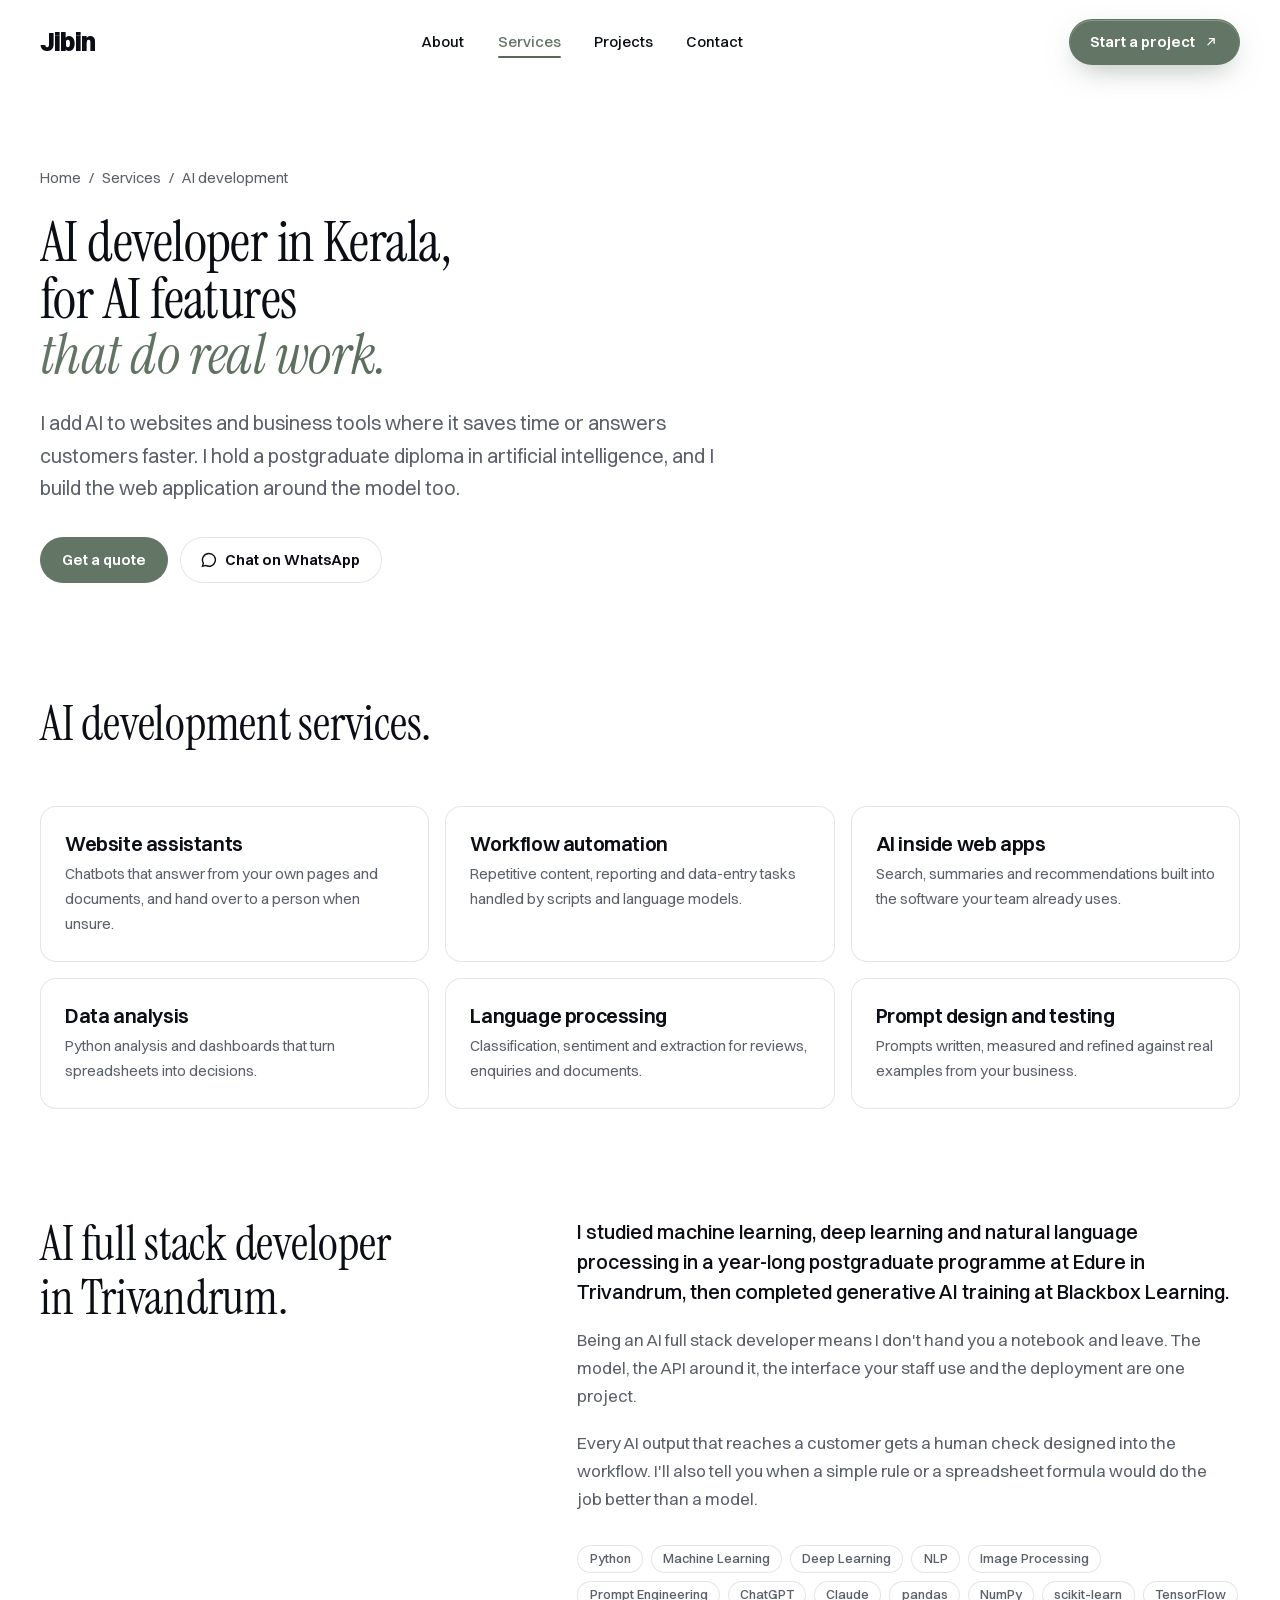
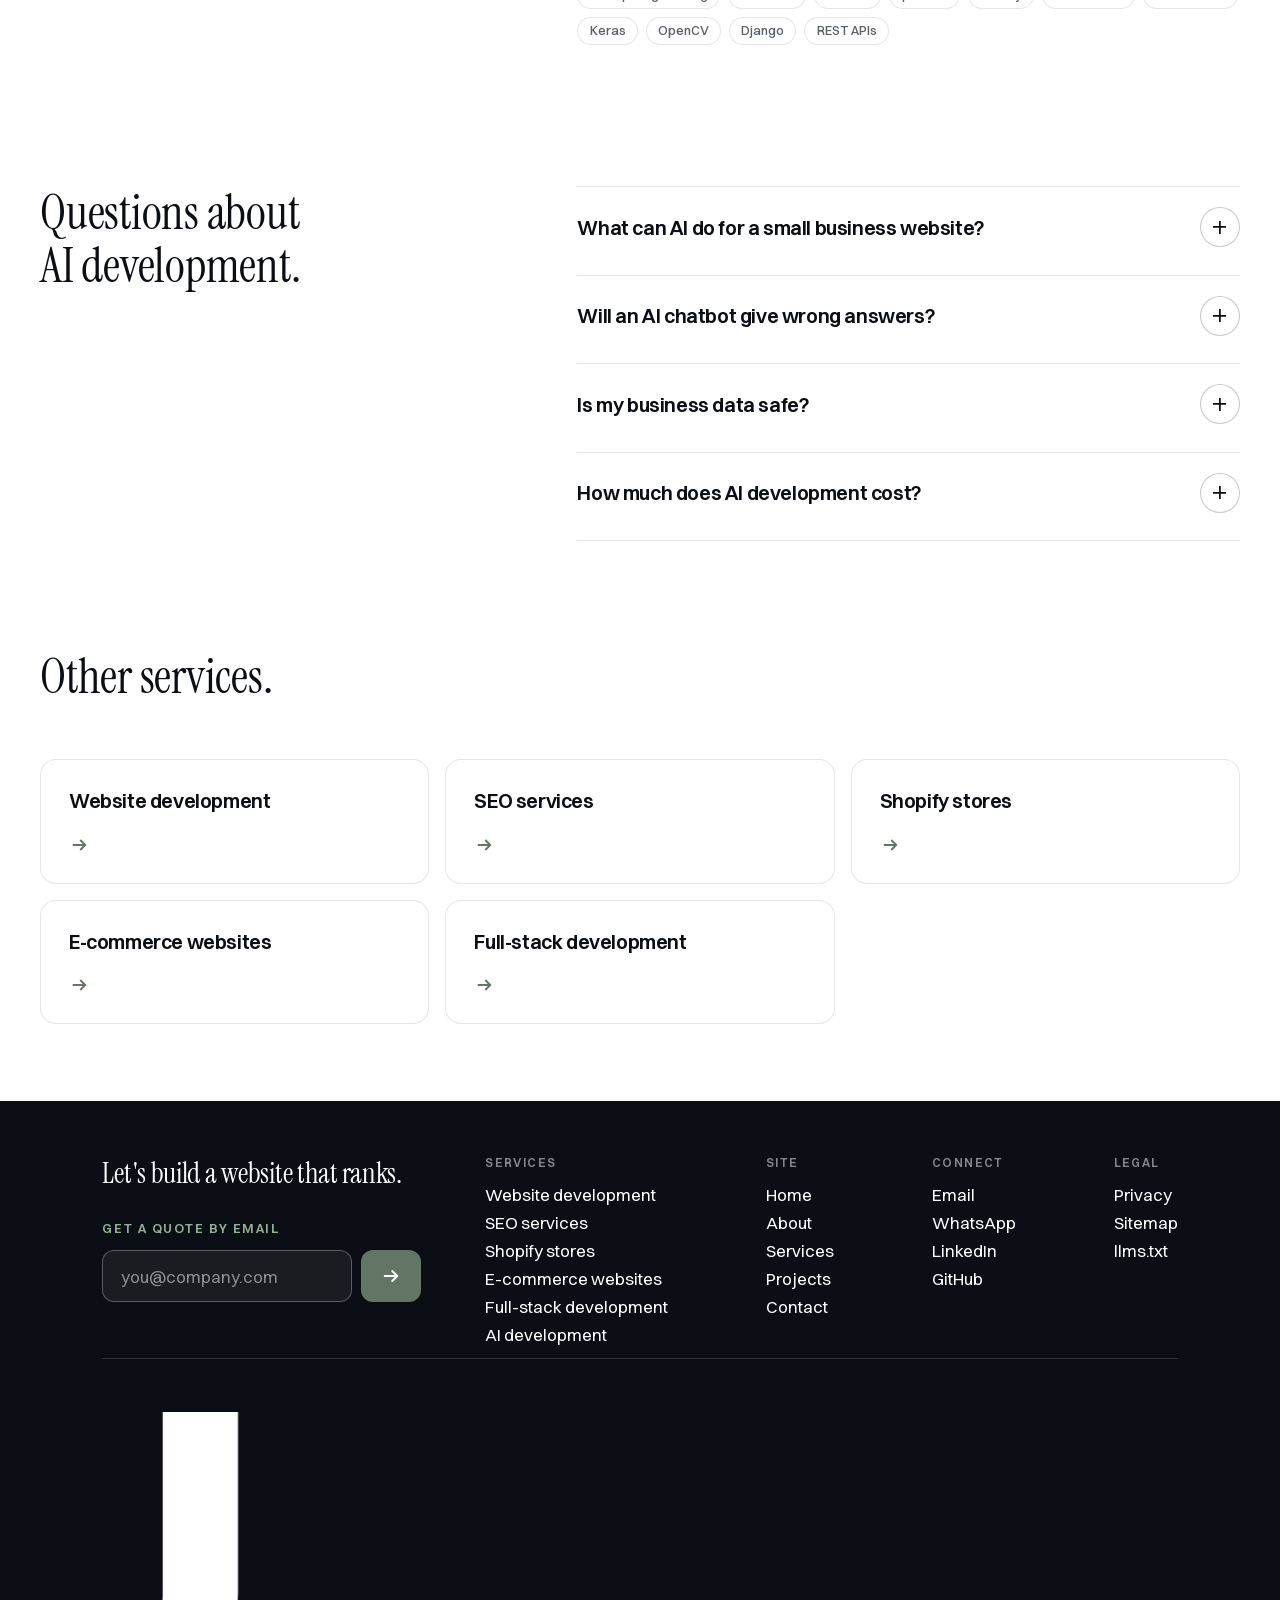
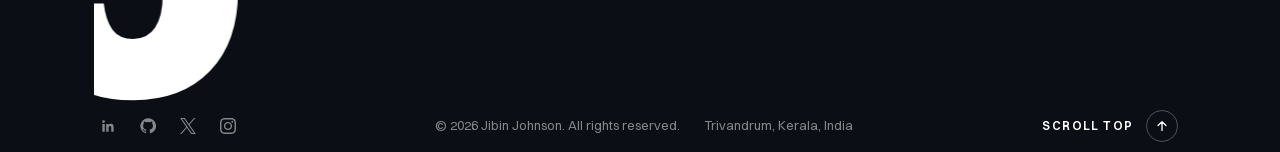
<file: ai-developer-kerala/index.html>
<!DOCTYPE html>
<html lang="en-IN">
<head>
<meta charset="utf-8">
<script async src="https://www.googletagmanager.com/gtm.js?id=GTM-P5QZBS27"></script>
<script>
  window.dataLayer = window.dataLayer || [];
  function gtag(){dataLayer.push(arguments);}
  gtag('js', new Date());
</script>
<meta name="viewport" content="width=device-width, initial-scale=1">
<title>AI Developer in Kerala | AI Full Stack Developer, Trivandrum</title>
<meta name="description" content="AI developer in Kerala adding chatbots, automation and data features to websites and web apps. AI full stack developer based in Trivandrum.">
<meta name="robots" content="index, follow, max-image-preview:large">
<link rel="canonical" href="https://jibinjohnson.in/ai-developer-kerala/">
<meta name="author" content="Jibin Johnson">
<meta name="theme-color" content="#FFFFFF">
<meta property="og:type" content="website">
<meta property="og:locale" content="en_IN">
<meta property="og:site_name" content="Jibin Johnson">
<meta property="og:title" content="AI Developer in Kerala | AI Full Stack Developer, Trivandrum">
<meta property="og:description" content="AI developer in Kerala adding chatbots, automation and data features to websites and web apps. AI full stack developer based in Trivandrum.">
<meta property="og:url" content="https://jibinjohnson.in/ai-developer-kerala/">
<meta property="og:image" content="https://jibinjohnson.in/assets/img/og.png?v=2">
<meta property="og:image:width" content="1200">
<meta property="og:image:height" content="630">
<meta name="twitter:card" content="summary_large_image">
<link rel="icon" href="../assets/img/favicon.svg?v=2" type="image/svg+xml">
<link rel="preload" href="../assets/fonts/Switzer-Variable.woff2" as="font" type="font/woff2" crossorigin>
<link rel="preload" href="../assets/fonts/InstrumentSerif-Regular.woff2" as="font" type="font/woff2" crossorigin>
<link rel="stylesheet" href="../assets/css/main.css?v=235">
<script>document.documentElement.className='js'</script>
<script type="application/ld+json">{"@context":"https://schema.org","@graph":[{"@type":"WebSite","@id":"https://jibinjohnson.in/#website","url":"https://jibinjohnson.in/","name":"Jibin Johnson","inLanguage":"en-IN","publisher":{"@id":"https://jibinjohnson.in/#person"}},{"@type":"Person","@id":"https://jibinjohnson.in/#person","name":"Jibin Johnson","url":"https://jibinjohnson.in/","image":"https://jibinjohnson.in/assets/img/about-portrait.webp","jobTitle":"Web Developer and SEO Specialist","email":"jibinjohnsoninfo@gmail.com","telephone":"+917736208172","address":{"@type":"PostalAddress","addressLocality":"Thiruvananthapuram","addressRegion":"Kerala","addressCountry":"IN"},"alumniOf":[{"@type":"CollegeOrUniversity","name":"University of Madras"},{"@type":"EducationalOrganization","name":"Edure"}],"knowsAbout":["Web development","Search engine optimisation","Shopify","E-commerce development","Python","Django","Full-stack development","Artificial intelligence"],"sameAs":["https://www.linkedin.com/in/jibinjohnson/","https://github.com/Jibinjohnson11","https://x.com/jibinjohnsonn","https://www.instagram.com/jibinjohnson.in/"]},{"@type":"ProfessionalService","@id":"https://jibinjohnson.in/#business","name":"Jibin Johnson – Web Developer and SEO Specialist","url":"https://jibinjohnson.in/","telephone":"+917736208172","address":{"@type":"PostalAddress","addressLocality":"Thiruvananthapuram","addressRegion":"Kerala","addressCountry":"IN"},"image":"https://jibinjohnson.in/assets/img/og.png?v=2"},{"@type":"Service","@id":"https://jibinjohnson.in/ai-developer-kerala/#service","name":"AI development","serviceType":"AI development","description":"AI developer in Kerala adding chatbots, automation and data features to websites and web apps. AI full stack developer based in Trivandrum.","url":"https://jibinjohnson.in/ai-developer-kerala/","provider":{"@id":"https://jibinjohnson.in/#business"},"areaServed":[{"@type":"State","name":"Kerala"},{"@type":"City","name":"Thiruvananthapuram"}]},{"@type":"BreadcrumbList","itemListElement":[{"@type":"ListItem","position":1,"name":"Home","item":"https://jibinjohnson.in/"},{"@type":"ListItem","position":2,"name":"Services","item":"https://jibinjohnson.in/services/"},{"@type":"ListItem","position":3,"name":"AI development","item":"https://jibinjohnson.in/ai-developer-kerala/"}]},{"@type":"FAQPage","@id":"https://jibinjohnson.in/ai-developer-kerala/#faq","mainEntity":[{"@type":"Question","name":"What can AI do for a small business website?","acceptedAnswer":{"@type":"Answer","text":"The most useful starting points are an assistant that answers common questions from your own content, and automation of repetitive tasks such as drafting replies or summarising enquiries."}},{"@type":"Question","name":"Will an AI chatbot give wrong answers?","acceptedAnswer":{"@type":"Answer","text":"It can, so I limit it to your own content, test it against real questions and add a handover to a person when it isn't confident."}},{"@type":"Question","name":"Is my business data safe?","acceptedAnswer":{"@type":"Answer","text":"I agree with you in writing which data the system may use and where it's processed, and I keep credentials and customer records out of prompts and code."}},{"@type":"Question","name":"How much does AI development cost?","acceptedAnswer":{"@type":"Answer","text":"It depends on the scope. A website assistant is quoted as an add-on to a site, and AI features in a web application are included in that project's fixed quote."}}]}]}</script>
</head>
<body>
<a class="skip" href="#main">Skip to content</a>
<header class="head"><div class="head-in">
<a class="brand" href="../" aria-label="Jibin Johnson, home">Jibin</a>
<nav class="nav" aria-label="Main"><a href="../about/">About</a><a href="../services/" aria-current="page">Services</a><a href="../projects/">Projects</a><a href="../contact/">Contact</a></nav>
<a class="btn btn-fill" href="../contact/">Start a project <svg class="arrow" viewBox="0 0 24 24" fill="none" stroke="currentColor" stroke-width="2" aria-hidden="true"><path d="M7 17 17 7M9 7h8v8"/></svg></a>
<button class="burger" aria-label="Menu" aria-expanded="false" aria-controls="sheet"></button>
</div></header>
<div class="sheet" id="sheet"><a href="../">Home</a><a href="../about/">About</a><a href="../services/" aria-current="page">Services</a><a href="../projects/">Projects</a><a href="../contact/">Contact</a></div>
<main id="main">
<section class="hero sub"><div class="wrap">
<nav class="crumb" aria-label="Breadcrumb"><a href="../">Home</a><span>/</span><a href="../services/">Services</a><span>/</span><span aria-current="page">AI development</span></nav>
<h1><span class="ln"><span>AI developer in Kerala,</span></span> <span class="ln"><span>for AI features</span></span> <span class="ln it"><span>that do real work.</span></span></h1>
<div class="hero-sub"><p class="lede">I add AI to websites and business tools where it saves time or answers customers faster. I hold a postgraduate diploma in artificial intelligence, and I build the web application around the model too.</p><div class="cta-row"><a class="btn btn-fill" href="../contact/">Get a quote</a><a class="btn btn-line" href="https://wa.me/917736208172?text=Hi%20Jibin%2C%20I%27d%20like%20to%20talk%20about%20a%20project." target="_blank" rel="noopener"><svg viewBox="0 0 16 16" fill="none" stroke="currentColor" stroke-width="1.4" aria-hidden="true"><path d="M8 1.5a6.5 6.5 0 0 0-5.6 9.8l-.9 3.2 3.3-.9A6.5 6.5 0 1 0 8 1.5z"/></svg>Chat on WhatsApp</a></div></div>
</div></section>
<section class="sec alt"><div class="wrap"><div class="sec-head"><h2>AI development services.</h2></div><ul class="incl"><li><h3>Website assistants</h3><p>Chatbots that answer from your own pages and documents, and hand over to a person when unsure.</p></li><li><h3>Workflow automation</h3><p>Repetitive content, reporting and data-entry tasks handled by scripts and language models.</p></li><li><h3>AI inside web apps</h3><p>Search, summaries and recommendations built into the software your team already uses.</p></li><li><h3>Data analysis</h3><p>Python analysis and dashboards that turn spreadsheets into decisions.</p></li><li><h3>Language processing</h3><p>Classification, sentiment and extraction for reviews, enquiries and documents.</p></li><li><h3>Prompt design and testing</h3><p>Prompts written, measured and refined against real examples from your business.</p></li></ul></div></section>
<section class="sec alt join"><div class="wrap split"><h2>AI full stack developer in Trivandrum.</h2><div class="prose"><p>I studied machine learning, deep learning and natural language processing in a year-long postgraduate programme at Edure in Trivandrum, then completed generative AI training at Blackbox Learning.</p><p>Being an AI full stack developer means I don&#x27;t hand you a notebook and leave. The model, the API around it, the interface your staff use and the deployment are one project.</p><p>Every AI output that reaches a customer gets a human check designed into the workflow. I&#x27;ll also tell you when a simple rule or a spreadsheet formula would do the job better than a model.</p><p class="tags"><span class="tag">Python</span><span class="tag">Machine Learning</span><span class="tag">Deep Learning</span><span class="tag">NLP</span><span class="tag">Image Processing</span><span class="tag">Prompt Engineering</span><span class="tag">ChatGPT</span><span class="tag">Claude</span><span class="tag">pandas</span><span class="tag">NumPy</span><span class="tag">scikit-learn</span><span class="tag">TensorFlow</span><span class="tag">Keras</span><span class="tag">OpenCV</span><span class="tag">Django</span><span class="tag">REST APIs</span></p></div></div></section>

<section class="sec"><div class="wrap faq-grid"><h2>Questions about AI development.</h2><div class="faq"><details><summary>What can AI do for a small business website?</summary><p>The most useful starting points are an assistant that answers common questions from your own content, and automation of repetitive tasks such as drafting replies or summarising enquiries.</p></details>
<details><summary>Will an AI chatbot give wrong answers?</summary><p>It can, so I limit it to your own content, test it against real questions and add a handover to a person when it isn&#x27;t confident.</p></details>
<details><summary>Is my business data safe?</summary><p>I agree with you in writing which data the system may use and where it&#x27;s processed, and I keep credentials and customer records out of prompts and code.</p></details>
<details><summary>How much does AI development cost?</summary><p>It depends on the scope. A website assistant is quoted as an add-on to a site, and AI features in a web application are included in that project&#x27;s fixed quote.</p></details></div></div></section>
<section class="sec join"><div class="wrap"><div class="sec-head"><h2>Other services.</h2></div><ul class="svc"><li><a aria-label="Website development" href="../website-development-kerala/"><h3>Website development</h3><span class="go"><svg viewBox="0 0 16 16" fill="none" stroke="currentColor" stroke-width="1.5" aria-hidden="true"><path d="M3 8h10M9 4l4 4-4 4"/></svg></span></a></li><li><a aria-label="SEO services" href="../seo-services-kerala/"><h3>SEO services</h3><span class="go"><svg viewBox="0 0 16 16" fill="none" stroke="currentColor" stroke-width="1.5" aria-hidden="true"><path d="M3 8h10M9 4l4 4-4 4"/></svg></span></a></li><li><a aria-label="Shopify stores" href="../shopify-developer-kerala/"><h3>Shopify stores</h3><span class="go"><svg viewBox="0 0 16 16" fill="none" stroke="currentColor" stroke-width="1.5" aria-hidden="true"><path d="M3 8h10M9 4l4 4-4 4"/></svg></span></a></li><li><a aria-label="E-commerce websites" href="../ecommerce-website-development-kerala/"><h3>E-commerce websites</h3><span class="go"><svg viewBox="0 0 16 16" fill="none" stroke="currentColor" stroke-width="1.5" aria-hidden="true"><path d="M3 8h10M9 4l4 4-4 4"/></svg></span></a></li><li><a aria-label="Full-stack development" href="../full-stack-developer-kerala/"><h3>Full-stack development</h3><span class="go"><svg viewBox="0 0 16 16" fill="none" stroke="currentColor" stroke-width="1.5" aria-hidden="true"><path d="M3 8h10M9 4l4 4-4 4"/></svg></span></a></li></ul></div></section>
</main>
<section class="end">
<div class="wrap">
<footer class="foot">
<div class="foot-top">
<div class="foot-cta"><p class="foot-cta-title">Let's build a website that ranks.</p><form class="foot-form" action="https://api.web3forms.com/submit" method="POST" data-sending="Sending…" data-ok="Thanks. I reply within one working day."><input type="hidden" name="access_key" value="07d4da18-8893-40cc-b59f-8156f0a84335"><input type="hidden" name="subject" value="New quote request from the jibinjohnson.in footer"><input type="hidden" name="from_name" value="jibinjohnson.in"><input type="hidden" name="message" value="Quote request from the footer form: please reply to this email address."><input type="checkbox" name="botcheck" tabindex="-1" autocomplete="off" aria-hidden="true" hidden style="display:none"><label class="foot-cta-label" for="foot-email">Get a quote by email</label><div class="foot-form-row"><input id="foot-email" type="email" name="email" required autocomplete="email" placeholder="you@company.com"><button class="foot-send" type="submit" aria-label="Send"><svg viewBox="0 0 16 16" fill="none" stroke="currentColor" stroke-width="1.6" stroke-linecap="round" stroke-linejoin="round" aria-hidden="true"><path d="M3 8h10M9 4l4 4-4 4"/></svg></button></div><p class="form-status" role="status" aria-live="polite"></p></form></div>
<div class="foot-nav">
<div><h3>Services</h3><ul><li><a href="../website-development-kerala/">Website development</a></li><li><a href="../seo-services-kerala/">SEO services</a></li><li><a href="../shopify-developer-kerala/">Shopify stores</a></li><li><a href="../ecommerce-website-development-kerala/">E-commerce websites</a></li><li><a href="../full-stack-developer-kerala/">Full-stack development</a></li><li><a href="../ai-developer-kerala/">AI development</a></li></ul></div>
<div><h3>Site</h3><ul><li><a href="../">Home</a></li><li><a href="../about/">About</a></li><li><a href="../services/">Services</a></li><li><a href="../projects/">Projects</a></li><li><a href="../contact/">Contact</a></li></ul></div>
<div><h3>Connect</h3><ul><li><a href="mailto:jibinjohnsoninfo@gmail.com">Email</a></li><li><a href="https://wa.me/917736208172?text=Hi%20Jibin%2C%20I%27d%20like%20to%20talk%20about%20a%20project." target="_blank" rel="noopener">WhatsApp</a></li><li><a href="https://www.linkedin.com/in/jibinjohnson/" target="_blank" rel="noopener">LinkedIn</a></li><li><a href="https://github.com/Jibinjohnson11" target="_blank" rel="noopener">GitHub</a></li></ul></div>
<div><h3>Legal</h3><ul><li><a href="../privacy/">Privacy</a></li><li><a href="../sitemap.xml">Sitemap</a></li><li><a href="../llms.txt">llms.txt</a></li></ul></div>
</div>
</div>
<div class="wm" role="img" aria-label="JIBIN">JIBIN</div>
<div class="legal"><ul class="social"><li><a href="https://www.linkedin.com/in/jibinjohnson/" target="_blank" rel="noopener" aria-label="LinkedIn"><svg viewBox="0 0 24 24" fill="currentColor" aria-hidden="true"><path d="M20.45 20.45h-3.56v-5.57c0-1.33-.02-3.04-1.85-3.04-1.85 0-2.14 1.45-2.14 2.94v5.67H9.35V9h3.41v1.56h.05c.48-.9 1.64-1.85 3.37-1.85 3.6 0 4.27 2.37 4.27 5.46v6.28zM5.34 7.43a2.06 2.06 0 1 1 0-4.13 2.06 2.06 0 0 1 0 4.13zM7.12 20.45H3.56V9h3.56v11.45z"/></svg></a></li><li><a href="https://github.com/Jibinjohnson11" target="_blank" rel="noopener" aria-label="GitHub"><svg viewBox="0 0 24 24" fill="currentColor" aria-hidden="true"><path d="M12 .5a11.5 11.5 0 0 0-3.64 22.41c.58.1.79-.25.79-.56v-2c-3.2.7-3.88-1.37-3.88-1.37-.52-1.33-1.28-1.69-1.28-1.69-1.04-.71.08-.7.08-.7 1.15.08 1.76 1.19 1.76 1.19 1.03 1.76 2.69 1.25 3.35.96.1-.75.4-1.25.73-1.54-2.55-.29-5.24-1.28-5.24-5.69 0-1.26.45-2.29 1.19-3.09-.12-.29-.52-1.46.11-3.05 0 0 .97-.31 3.17 1.18a11 11 0 0 1 5.77 0c2.2-1.49 3.17-1.18 3.17-1.18.63 1.59.23 2.76.11 3.05.74.8 1.19 1.83 1.19 3.09 0 4.42-2.69 5.39-5.26 5.68.41.36.78 1.06.78 2.14v3.17c0 .31.21.67.8.56A11.5 11.5 0 0 0 12 .5z"/></svg></a></li><li><a href="https://x.com/jibinjohnsonn" target="_blank" rel="noopener" aria-label="X"><svg viewBox="0 0 24 24" fill="currentColor" aria-hidden="true"><path d="M14.234 10.162 22.977 0h-2.072l-7.591 8.824L7.251 0H.258l9.168 13.343L.258 24H2.33l8.016-9.318L16.749 24h6.993zm-2.837 3.299-.929-1.329L3.076 1.56h3.182l5.965 8.532.929 1.329 7.754 11.09h-3.182z"/></svg></a></li><li><a href="https://www.instagram.com/jibinjohnson.in/" target="_blank" rel="noopener" aria-label="Instagram"><svg viewBox="0 0 24 24" fill="currentColor" aria-hidden="true"><path d="M7.0301.084c-1.2768.0602-2.1487.264-2.911.5634-.7888.3075-1.4575.72-2.1228 1.3877-.6652.6677-1.075 1.3368-1.3802 2.127-.2954.7638-.4956 1.6365-.552 2.914-.0564 1.2775-.0689 1.6882-.0626 4.947.0062 3.2586.0206 3.6671.0825 4.9473.061 1.2765.264 2.1482.5635 2.9107.308.7889.72 1.4573 1.388 2.1228.6679.6655 1.3365 1.0743 2.1285 1.38.7632.295 1.6361.4961 2.9134.552 1.2773.056 1.6884.069 4.9462.0627 3.2578-.0062 3.668-.0207 4.9478-.0814 1.28-.0607 2.147-.2652 2.9098-.5633.7889-.3086 1.4578-.72 2.1228-1.3881.665-.6682 1.0745-1.3378 1.3795-2.1284.2957-.7632.4966-1.636.552-2.9124.056-1.2809.0692-1.6898.063-4.948-.0063-3.2583-.021-3.6668-.0817-4.9465-.0607-1.2797-.264-2.1487-.5633-2.9117-.3084-.7889-.72-1.4568-1.3876-2.1228C21.2982 1.33 20.628.9208 19.8378.6165 19.074.321 18.2017.1197 16.9244.0645 15.6471.0093 15.236-.005 11.977.0014 8.718.0076 8.31.0215 7.0301.0839m.1402 21.6932c-1.17-.0509-1.8053-.2453-2.2287-.408-.5606-.216-.96-.4771-1.3819-.895-.422-.4178-.6811-.8186-.9-1.378-.1644-.4234-.3624-1.058-.4171-2.228-.0595-1.2645-.072-1.6442-.079-4.848-.007-3.2037.0053-3.583.0607-4.848.05-1.169.2456-1.805.408-2.2282.216-.5613.4762-.96.895-1.3816.4188-.4217.8184-.6814 1.3783-.9003.423-.1651 1.0575-.3614 2.227-.4171 1.2655-.06 1.6447-.072 4.848-.079 3.2033-.007 3.5835.005 4.8495.0608 1.169.0508 1.8053.2445 2.228.408.5608.216.96.4754 1.3816.895.4217.4194.6816.8176.9005 1.3787.1653.4217.3617 1.056.4169 2.2263.0602 1.2655.0739 1.645.0796 4.848.0058 3.203-.0055 3.5834-.061 4.848-.051 1.17-.245 1.8055-.408 2.2294-.216.5604-.4763.96-.8954 1.3814-.419.4215-.8181.6811-1.3783.9-.4224.1649-1.0577.3617-2.2262.4174-1.2656.0595-1.6448.072-4.8493.079-3.2045.007-3.5825-.006-4.848-.0608M16.953 5.5864A1.44 1.44 0 1 0 18.39 4.144a1.44 1.44 0 0 0-1.437 1.4424M5.8385 12.012c.0067 3.4032 2.7706 6.1557 6.173 6.1493 3.4026-.0065 6.157-2.7701 6.1506-6.1733-.0065-3.4032-2.771-6.1565-6.174-6.1498-3.403.0067-6.156 2.771-6.1496 6.1738M8 12.0077a4 4 0 1 1 4.008 3.9921A3.9996 3.9996 0 0 1 8 12.0077"/></svg></a></li></ul><p class="legal-copy"><span>© <span data-year>2026</span> Jibin Johnson. All rights reserved.</span><span>Trivandrum, Kerala, India</span></p><button class="to-top" type="button"><span>Scroll top</span><svg viewBox="0 0 16 16" fill="none" stroke="currentColor" stroke-width="1.5" stroke-linecap="round" stroke-linejoin="round" aria-hidden="true"><path d="M8 13V3M3.5 7.5 8 3l4.5 4.5"/></svg></button></div>
</footer>
</div>
</section>
<a class="wa" href="https://wa.me/917736208172?text=Hi%20Jibin%2C%20I%27d%20like%20to%20talk%20about%20a%20project." target="_blank" rel="noopener" aria-label="Chat on WhatsApp"><svg viewBox="0 0 16 16" fill="none" stroke="currentColor" stroke-width="1.4" aria-hidden="true"><path d="M8 1.5a6.5 6.5 0 0 0-5.6 9.8l-.9 3.2 3.3-.9A6.5 6.5 0 1 0 8 1.5z"/></svg></a>
<script src="../assets/js/main.js?v=46" defer></script>
<script src="../assets/js/vendor/lenis/lenis.min.js?v=1.1.20" defer></script>
<script src="../assets/js/smooth.js?v=4" defer></script>
<script src="../assets/js/footer.js?v=11" defer></script>
</body>
</html>
</file>
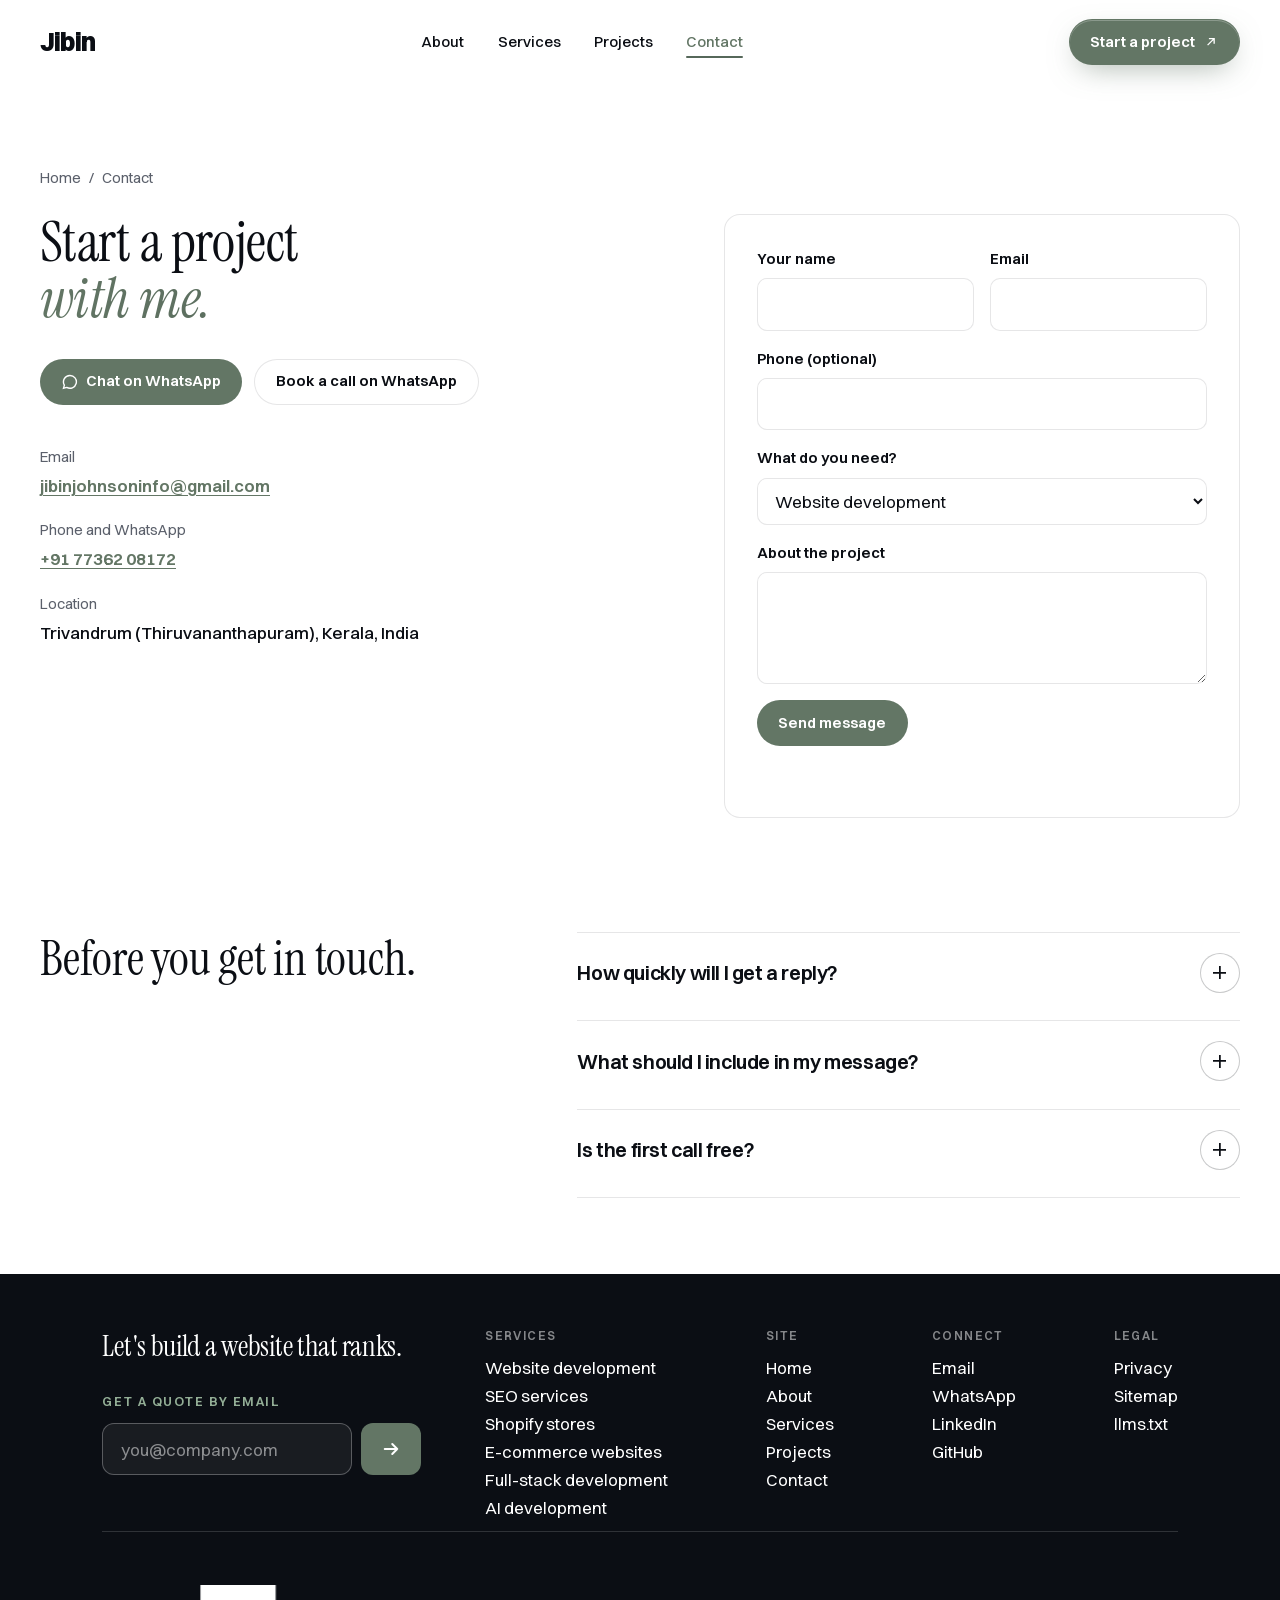
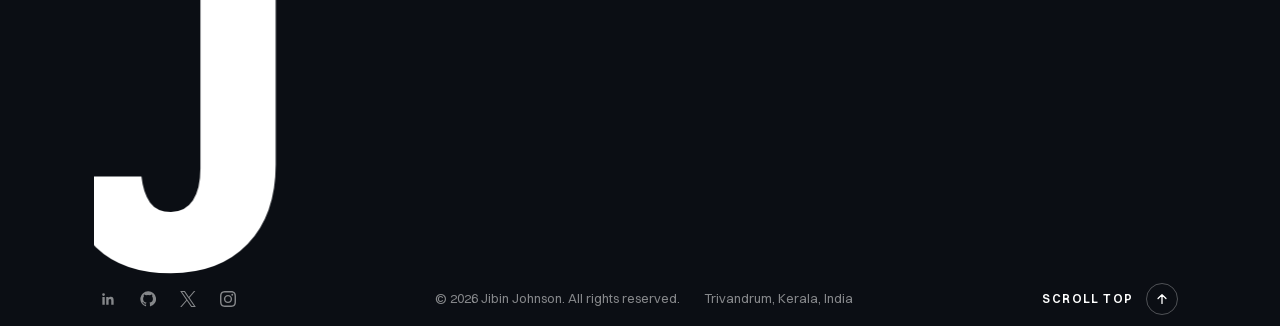
<file: contact/index.html>
<!DOCTYPE html>
<html lang="en-IN">
<head>
<meta charset="utf-8">
<script async src="https://www.googletagmanager.com/gtm.js?id=GTM-P5QZBS27"></script>
<script>
  window.dataLayer = window.dataLayer || [];
  function gtag(){dataLayer.push(arguments);}
  gtag('js', new Date());
</script>
<meta name="viewport" content="width=device-width, initial-scale=1">
<title>Contact | Hire a Web Developer in Kerala</title>
<meta name="description" content="Start a website, SEO or software project with a freelance web developer in Trivandrum, Kerala. Message on WhatsApp, book a call or send the form.">
<meta name="robots" content="index, follow, max-image-preview:large">
<link rel="canonical" href="https://jibinjohnson.in/contact/">
<meta name="author" content="Jibin Johnson">
<meta name="theme-color" content="#FFFFFF">
<meta property="og:type" content="website">
<meta property="og:locale" content="en_IN">
<meta property="og:site_name" content="Jibin Johnson">
<meta property="og:title" content="Contact | Hire a Web Developer in Kerala">
<meta property="og:description" content="Start a website, SEO or software project with a freelance web developer in Trivandrum, Kerala. Message on WhatsApp, book a call or send the form.">
<meta property="og:url" content="https://jibinjohnson.in/contact/">
<meta property="og:image" content="https://jibinjohnson.in/assets/img/og.png?v=2">
<meta property="og:image:width" content="1200">
<meta property="og:image:height" content="630">
<meta name="twitter:card" content="summary_large_image">
<link rel="icon" href="../assets/img/favicon.svg?v=2" type="image/svg+xml">
<link rel="preload" href="../assets/fonts/Switzer-Variable.woff2" as="font" type="font/woff2" crossorigin>
<link rel="preload" href="../assets/fonts/InstrumentSerif-Regular.woff2" as="font" type="font/woff2" crossorigin>
<link rel="stylesheet" href="../assets/css/main.css?v=235">
<script>document.documentElement.className='js'</script>
<script type="application/ld+json">{"@context":"https://schema.org","@graph":[{"@type":"WebSite","@id":"https://jibinjohnson.in/#website","url":"https://jibinjohnson.in/","name":"Jibin Johnson","inLanguage":"en-IN","publisher":{"@id":"https://jibinjohnson.in/#person"}},{"@type":"Person","@id":"https://jibinjohnson.in/#person","name":"Jibin Johnson","url":"https://jibinjohnson.in/","image":"https://jibinjohnson.in/assets/img/about-portrait.webp","jobTitle":"Web Developer and SEO Specialist","email":"jibinjohnsoninfo@gmail.com","telephone":"+917736208172","address":{"@type":"PostalAddress","addressLocality":"Thiruvananthapuram","addressRegion":"Kerala","addressCountry":"IN"},"alumniOf":[{"@type":"CollegeOrUniversity","name":"University of Madras"},{"@type":"EducationalOrganization","name":"Edure"}],"knowsAbout":["Web development","Search engine optimisation","Shopify","E-commerce development","Python","Django","Full-stack development","Artificial intelligence"],"sameAs":["https://www.linkedin.com/in/jibinjohnson/","https://github.com/Jibinjohnson11","https://x.com/jibinjohnsonn","https://www.instagram.com/jibinjohnson.in/"]},{"@type":"ProfessionalService","@id":"https://jibinjohnson.in/#business","name":"Jibin Johnson – Web Developer and SEO Specialist","url":"https://jibinjohnson.in/","telephone":"+917736208172","address":{"@type":"PostalAddress","addressLocality":"Thiruvananthapuram","addressRegion":"Kerala","addressCountry":"IN"},"image":"https://jibinjohnson.in/assets/img/og.png?v=2"},{"@type":"ContactPage","@id":"https://jibinjohnson.in/contact/#webpage","url":"https://jibinjohnson.in/contact/","name":"Contact | Hire a Web Developer in Kerala","description":"Start a website, SEO or software project with a freelance web developer in Trivandrum, Kerala. Message on WhatsApp, book a call or send the form.","isPartOf":{"@id":"https://jibinjohnson.in/#website"},"inLanguage":"en-IN"},{"@type":"BreadcrumbList","itemListElement":[{"@type":"ListItem","position":1,"name":"Home","item":"https://jibinjohnson.in/"},{"@type":"ListItem","position":2,"name":"Contact","item":"https://jibinjohnson.in/contact/"}]},{"@type":"FAQPage","@id":"https://jibinjohnson.in/contact/#faq","mainEntity":[{"@type":"Question","name":"How quickly will I get a reply?","acceptedAnswer":{"@type":"Answer","text":"Within one working day. WhatsApp is usually the fastest way to reach me."}},{"@type":"Question","name":"What should I include in my message?","acceptedAnswer":{"@type":"Answer","text":"What your business does, what you need built or improved, any websites you like, and your deadline if you have one."}},{"@type":"Question","name":"Is the first call free?","acceptedAnswer":{"@type":"Answer","text":"Yes. The first call and the written quote cost nothing, and you're under no obligation to go ahead."}}]}]}</script>
</head>
<body>
<a class="skip" href="#main">Skip to content</a>
<header class="head"><div class="head-in">
<a class="brand" href="../" aria-label="Jibin Johnson, home">Jibin</a>
<nav class="nav" aria-label="Main"><a href="../about/">About</a><a href="../services/">Services</a><a href="../projects/">Projects</a><a href="../contact/" aria-current="page">Contact</a></nav>
<a class="btn btn-fill" href="../contact/">Start a project <svg class="arrow" viewBox="0 0 24 24" fill="none" stroke="currentColor" stroke-width="2" aria-hidden="true"><path d="M7 17 17 7M9 7h8v8"/></svg></a>
<button class="burger" aria-label="Menu" aria-expanded="false" aria-controls="sheet"></button>
</div></header>
<div class="sheet" id="sheet"><a href="../">Home</a><a href="../about/">About</a><a href="../services/">Services</a><a href="../projects/">Projects</a><a href="../contact/" aria-current="page">Contact</a></div>
<main id="main">
<section class="hero sub"><div class="wrap">
<nav class="crumb" aria-label="Breadcrumb"><a href="../">Home</a><span>/</span><span aria-current="page">Contact</span></nav>
<div class="contact-grid"><div>
<h1><span class="ln"><span>Start a project</span></span> <span class="ln it"><span>with me.</span></span></h1>
<div class="cta-row"><a class="btn btn-fill" href="https://wa.me/917736208172?text=Hi%20Jibin%2C%20I%27d%20like%20to%20talk%20about%20a%20project." target="_blank" rel="noopener"><svg viewBox="0 0 16 16" fill="none" stroke="currentColor" stroke-width="1.4" aria-hidden="true"><path d="M8 1.5a6.5 6.5 0 0 0-5.6 9.8l-.9 3.2 3.3-.9A6.5 6.5 0 1 0 8 1.5z"/></svg>Chat on WhatsApp</a><a class="btn btn-line" href="https://wa.me/917736208172?text=Hi%20Jibin%2C%20I%27d%20like%20to%20book%20a%20call." target="_blank" rel="noopener">Book a call on WhatsApp</a></div>
<p class="reach"><span>Email</span><a class="link" href="mailto:jibinjohnsoninfo@gmail.com">jibinjohnsoninfo@gmail.com</a><span>Phone and WhatsApp</span><a class="link" href="tel:+917736208172">+91 77362 08172</a><span>Location</span>Trivandrum (Thiruvananthapuram), Kerala, India</p>
</div><form class="form" name="contact" action="https://api.web3forms.com/submit" method="POST">
<input type="hidden" name="access_key" value="07d4da18-8893-40cc-b59f-8156f0a84335">
<input type="hidden" name="subject" value="New enquiry from jibinjohnson.in">
<input type="hidden" name="from_name" value="jibinjohnson.in">
<input type="checkbox" name="botcheck" tabindex="-1" autocomplete="off" aria-hidden="true" hidden style="display:none">
<label>Your name<input name="name" required autocomplete="name"></label>
<label>Email<input type="email" name="email" required autocomplete="email"></label>
<label class="full">Phone (optional)<input type="tel" name="phone" autocomplete="tel"></label>
<label class="full">What do you need?<select name="service"><option>Website development</option><option>SEO services</option><option>Shopify store</option><option>E-commerce website</option><option>Full-stack development</option><option>AI development</option><option>Something else</option></select></label>
<label class="full">About the project<textarea name="message" required></textarea></label>
<p class="full"><button class="btn btn-fill" type="submit">Send message</button></p>
<p class="form-status" role="status"></p>
</form></div>
</div></section>
<section class="sec alt"><div class="wrap faq-grid"><h2>Before you get in touch.</h2><div class="faq"><details><summary>How quickly will I get a reply?</summary><p>Within one working day. WhatsApp is usually the fastest way to reach me.</p></details>
<details><summary>What should I include in my message?</summary><p>What your business does, what you need built or improved, any websites you like, and your deadline if you have one.</p></details>
<details><summary>Is the first call free?</summary><p>Yes. The first call and the written quote cost nothing, and you&#x27;re under no obligation to go ahead.</p></details></div></div></section>
</main>
<section class="end">
<div class="wrap">
<footer class="foot">
<div class="foot-top">
<div class="foot-cta"><p class="foot-cta-title">Let's build a website that ranks.</p><form class="foot-form" action="https://api.web3forms.com/submit" method="POST" data-sending="Sending…" data-ok="Thanks. I reply within one working day."><input type="hidden" name="access_key" value="07d4da18-8893-40cc-b59f-8156f0a84335"><input type="hidden" name="subject" value="New quote request from the jibinjohnson.in footer"><input type="hidden" name="from_name" value="jibinjohnson.in"><input type="hidden" name="message" value="Quote request from the footer form: please reply to this email address."><input type="checkbox" name="botcheck" tabindex="-1" autocomplete="off" aria-hidden="true" hidden style="display:none"><label class="foot-cta-label" for="foot-email">Get a quote by email</label><div class="foot-form-row"><input id="foot-email" type="email" name="email" required autocomplete="email" placeholder="you@company.com"><button class="foot-send" type="submit" aria-label="Send"><svg viewBox="0 0 16 16" fill="none" stroke="currentColor" stroke-width="1.6" stroke-linecap="round" stroke-linejoin="round" aria-hidden="true"><path d="M3 8h10M9 4l4 4-4 4"/></svg></button></div><p class="form-status" role="status" aria-live="polite"></p></form></div>
<div class="foot-nav">
<div><h3>Services</h3><ul><li><a href="../website-development-kerala/">Website development</a></li><li><a href="../seo-services-kerala/">SEO services</a></li><li><a href="../shopify-developer-kerala/">Shopify stores</a></li><li><a href="../ecommerce-website-development-kerala/">E-commerce websites</a></li><li><a href="../full-stack-developer-kerala/">Full-stack development</a></li><li><a href="../ai-developer-kerala/">AI development</a></li></ul></div>
<div><h3>Site</h3><ul><li><a href="../">Home</a></li><li><a href="../about/">About</a></li><li><a href="../services/">Services</a></li><li><a href="../projects/">Projects</a></li><li><a href="../contact/">Contact</a></li></ul></div>
<div><h3>Connect</h3><ul><li><a href="mailto:jibinjohnsoninfo@gmail.com">Email</a></li><li><a href="https://wa.me/917736208172?text=Hi%20Jibin%2C%20I%27d%20like%20to%20talk%20about%20a%20project." target="_blank" rel="noopener">WhatsApp</a></li><li><a href="https://www.linkedin.com/in/jibinjohnson/" target="_blank" rel="noopener">LinkedIn</a></li><li><a href="https://github.com/Jibinjohnson11" target="_blank" rel="noopener">GitHub</a></li></ul></div>
<div><h3>Legal</h3><ul><li><a href="../privacy/">Privacy</a></li><li><a href="../sitemap.xml">Sitemap</a></li><li><a href="../llms.txt">llms.txt</a></li></ul></div>
</div>
</div>
<div class="wm" role="img" aria-label="JIBIN">JIBIN</div>
<div class="legal"><ul class="social"><li><a href="https://www.linkedin.com/in/jibinjohnson/" target="_blank" rel="noopener" aria-label="LinkedIn"><svg viewBox="0 0 24 24" fill="currentColor" aria-hidden="true"><path d="M20.45 20.45h-3.56v-5.57c0-1.33-.02-3.04-1.85-3.04-1.85 0-2.14 1.45-2.14 2.94v5.67H9.35V9h3.41v1.56h.05c.48-.9 1.64-1.85 3.37-1.85 3.6 0 4.27 2.37 4.27 5.46v6.28zM5.34 7.43a2.06 2.06 0 1 1 0-4.13 2.06 2.06 0 0 1 0 4.13zM7.12 20.45H3.56V9h3.56v11.45z"/></svg></a></li><li><a href="https://github.com/Jibinjohnson11" target="_blank" rel="noopener" aria-label="GitHub"><svg viewBox="0 0 24 24" fill="currentColor" aria-hidden="true"><path d="M12 .5a11.5 11.5 0 0 0-3.64 22.41c.58.1.79-.25.79-.56v-2c-3.2.7-3.88-1.37-3.88-1.37-.52-1.33-1.28-1.69-1.28-1.69-1.04-.71.08-.7.08-.7 1.15.08 1.76 1.19 1.76 1.19 1.03 1.76 2.69 1.25 3.35.96.1-.75.4-1.25.73-1.54-2.55-.29-5.24-1.28-5.24-5.69 0-1.26.45-2.29 1.19-3.09-.12-.29-.52-1.46.11-3.05 0 0 .97-.31 3.17 1.18a11 11 0 0 1 5.77 0c2.2-1.49 3.17-1.18 3.17-1.18.63 1.59.23 2.76.11 3.05.74.8 1.19 1.83 1.19 3.09 0 4.42-2.69 5.39-5.26 5.68.41.36.78 1.06.78 2.14v3.17c0 .31.21.67.8.56A11.5 11.5 0 0 0 12 .5z"/></svg></a></li><li><a href="https://x.com/jibinjohnsonn" target="_blank" rel="noopener" aria-label="X"><svg viewBox="0 0 24 24" fill="currentColor" aria-hidden="true"><path d="M14.234 10.162 22.977 0h-2.072l-7.591 8.824L7.251 0H.258l9.168 13.343L.258 24H2.33l8.016-9.318L16.749 24h6.993zm-2.837 3.299-.929-1.329L3.076 1.56h3.182l5.965 8.532.929 1.329 7.754 11.09h-3.182z"/></svg></a></li><li><a href="https://www.instagram.com/jibinjohnson.in/" target="_blank" rel="noopener" aria-label="Instagram"><svg viewBox="0 0 24 24" fill="currentColor" aria-hidden="true"><path d="M7.0301.084c-1.2768.0602-2.1487.264-2.911.5634-.7888.3075-1.4575.72-2.1228 1.3877-.6652.6677-1.075 1.3368-1.3802 2.127-.2954.7638-.4956 1.6365-.552 2.914-.0564 1.2775-.0689 1.6882-.0626 4.947.0062 3.2586.0206 3.6671.0825 4.9473.061 1.2765.264 2.1482.5635 2.9107.308.7889.72 1.4573 1.388 2.1228.6679.6655 1.3365 1.0743 2.1285 1.38.7632.295 1.6361.4961 2.9134.552 1.2773.056 1.6884.069 4.9462.0627 3.2578-.0062 3.668-.0207 4.9478-.0814 1.28-.0607 2.147-.2652 2.9098-.5633.7889-.3086 1.4578-.72 2.1228-1.3881.665-.6682 1.0745-1.3378 1.3795-2.1284.2957-.7632.4966-1.636.552-2.9124.056-1.2809.0692-1.6898.063-4.948-.0063-3.2583-.021-3.6668-.0817-4.9465-.0607-1.2797-.264-2.1487-.5633-2.9117-.3084-.7889-.72-1.4568-1.3876-2.1228C21.2982 1.33 20.628.9208 19.8378.6165 19.074.321 18.2017.1197 16.9244.0645 15.6471.0093 15.236-.005 11.977.0014 8.718.0076 8.31.0215 7.0301.0839m.1402 21.6932c-1.17-.0509-1.8053-.2453-2.2287-.408-.5606-.216-.96-.4771-1.3819-.895-.422-.4178-.6811-.8186-.9-1.378-.1644-.4234-.3624-1.058-.4171-2.228-.0595-1.2645-.072-1.6442-.079-4.848-.007-3.2037.0053-3.583.0607-4.848.05-1.169.2456-1.805.408-2.2282.216-.5613.4762-.96.895-1.3816.4188-.4217.8184-.6814 1.3783-.9003.423-.1651 1.0575-.3614 2.227-.4171 1.2655-.06 1.6447-.072 4.848-.079 3.2033-.007 3.5835.005 4.8495.0608 1.169.0508 1.8053.2445 2.228.408.5608.216.96.4754 1.3816.895.4217.4194.6816.8176.9005 1.3787.1653.4217.3617 1.056.4169 2.2263.0602 1.2655.0739 1.645.0796 4.848.0058 3.203-.0055 3.5834-.061 4.848-.051 1.17-.245 1.8055-.408 2.2294-.216.5604-.4763.96-.8954 1.3814-.419.4215-.8181.6811-1.3783.9-.4224.1649-1.0577.3617-2.2262.4174-1.2656.0595-1.6448.072-4.8493.079-3.2045.007-3.5825-.006-4.848-.0608M16.953 5.5864A1.44 1.44 0 1 0 18.39 4.144a1.44 1.44 0 0 0-1.437 1.4424M5.8385 12.012c.0067 3.4032 2.7706 6.1557 6.173 6.1493 3.4026-.0065 6.157-2.7701 6.1506-6.1733-.0065-3.4032-2.771-6.1565-6.174-6.1498-3.403.0067-6.156 2.771-6.1496 6.1738M8 12.0077a4 4 0 1 1 4.008 3.9921A3.9996 3.9996 0 0 1 8 12.0077"/></svg></a></li></ul><p class="legal-copy"><span>© <span data-year>2026</span> Jibin Johnson. All rights reserved.</span><span>Trivandrum, Kerala, India</span></p><button class="to-top" type="button"><span>Scroll top</span><svg viewBox="0 0 16 16" fill="none" stroke="currentColor" stroke-width="1.5" stroke-linecap="round" stroke-linejoin="round" aria-hidden="true"><path d="M8 13V3M3.5 7.5 8 3l4.5 4.5"/></svg></button></div>
</footer>
</div>
</section>
<a class="wa" href="https://wa.me/917736208172?text=Hi%20Jibin%2C%20I%27d%20like%20to%20talk%20about%20a%20project." target="_blank" rel="noopener" aria-label="Chat on WhatsApp"><svg viewBox="0 0 16 16" fill="none" stroke="currentColor" stroke-width="1.4" aria-hidden="true"><path d="M8 1.5a6.5 6.5 0 0 0-5.6 9.8l-.9 3.2 3.3-.9A6.5 6.5 0 1 0 8 1.5z"/></svg></a>
<script src="../assets/js/main.js?v=46" defer></script>
<script src="../assets/js/vendor/lenis/lenis.min.js?v=1.1.20" defer></script>
<script src="../assets/js/smooth.js?v=4" defer></script>
<script src="../assets/js/footer.js?v=11" defer></script>
</body>
</html>
</file>
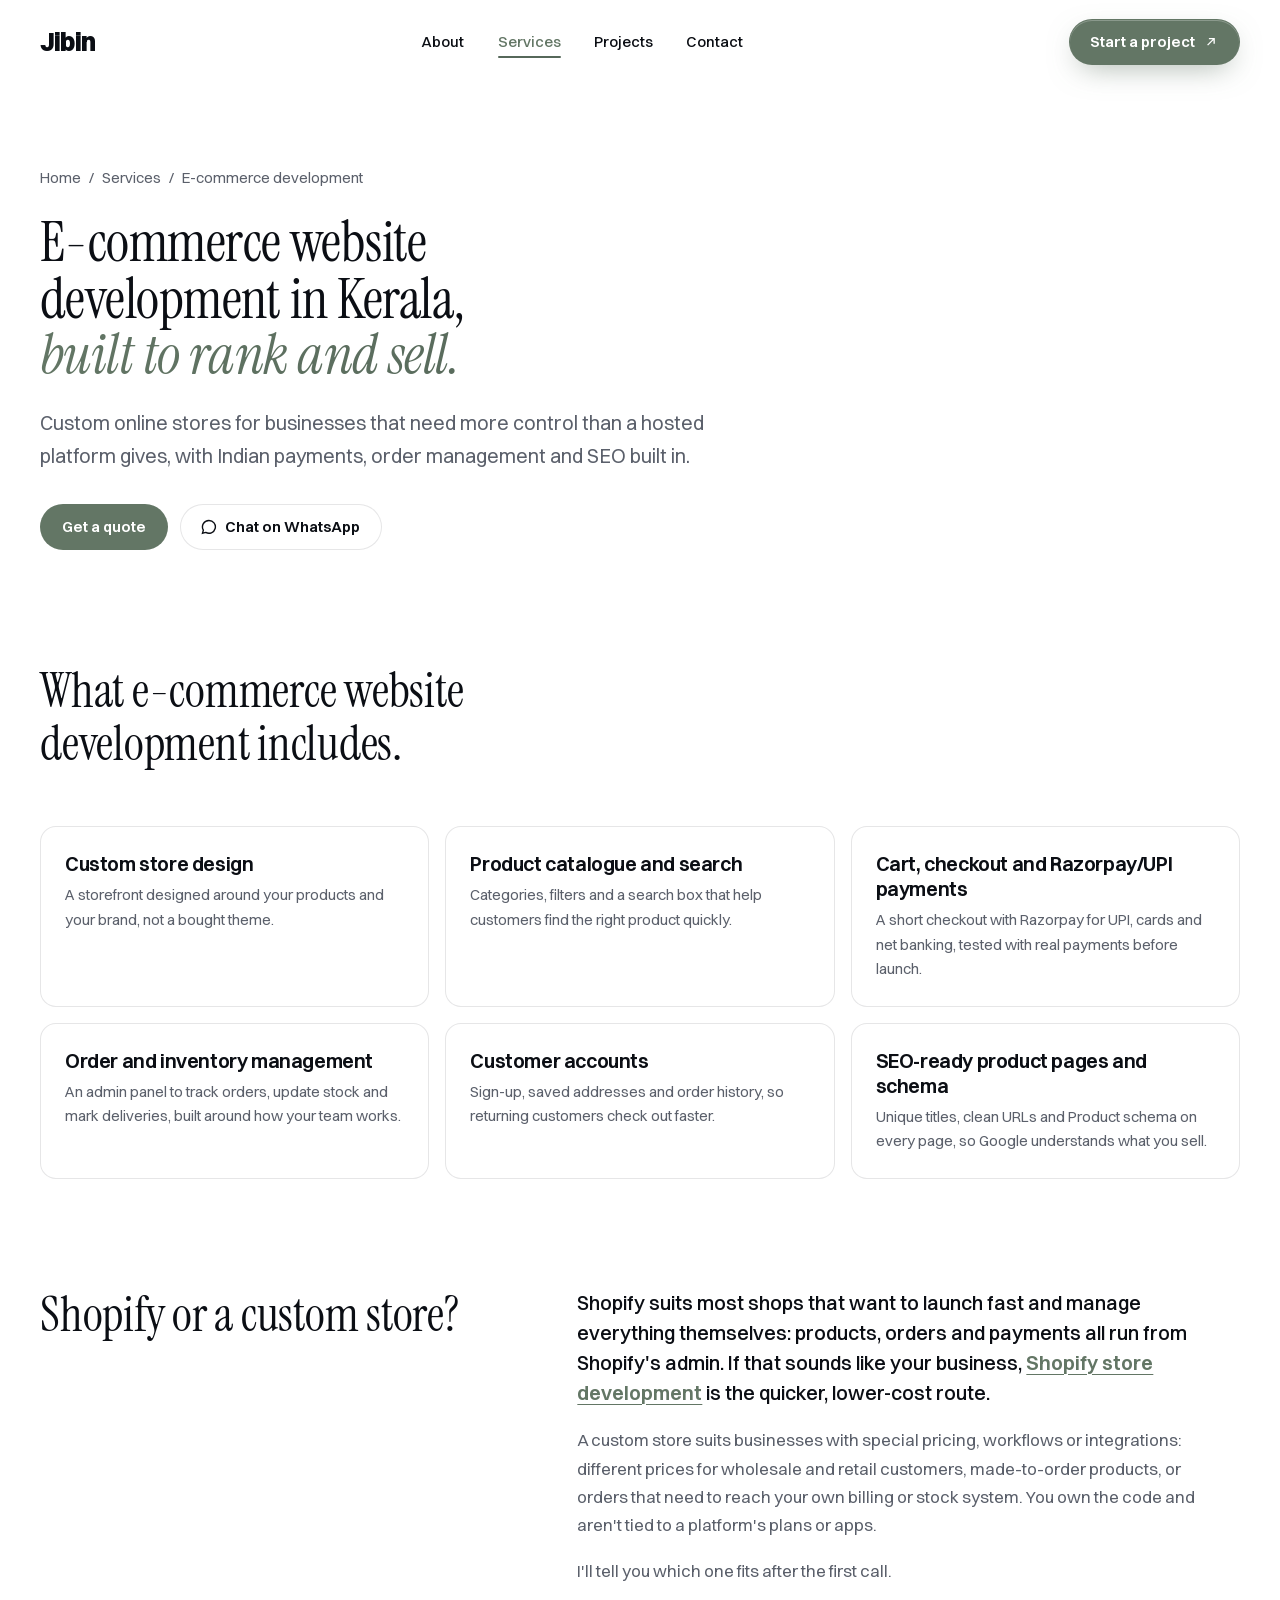
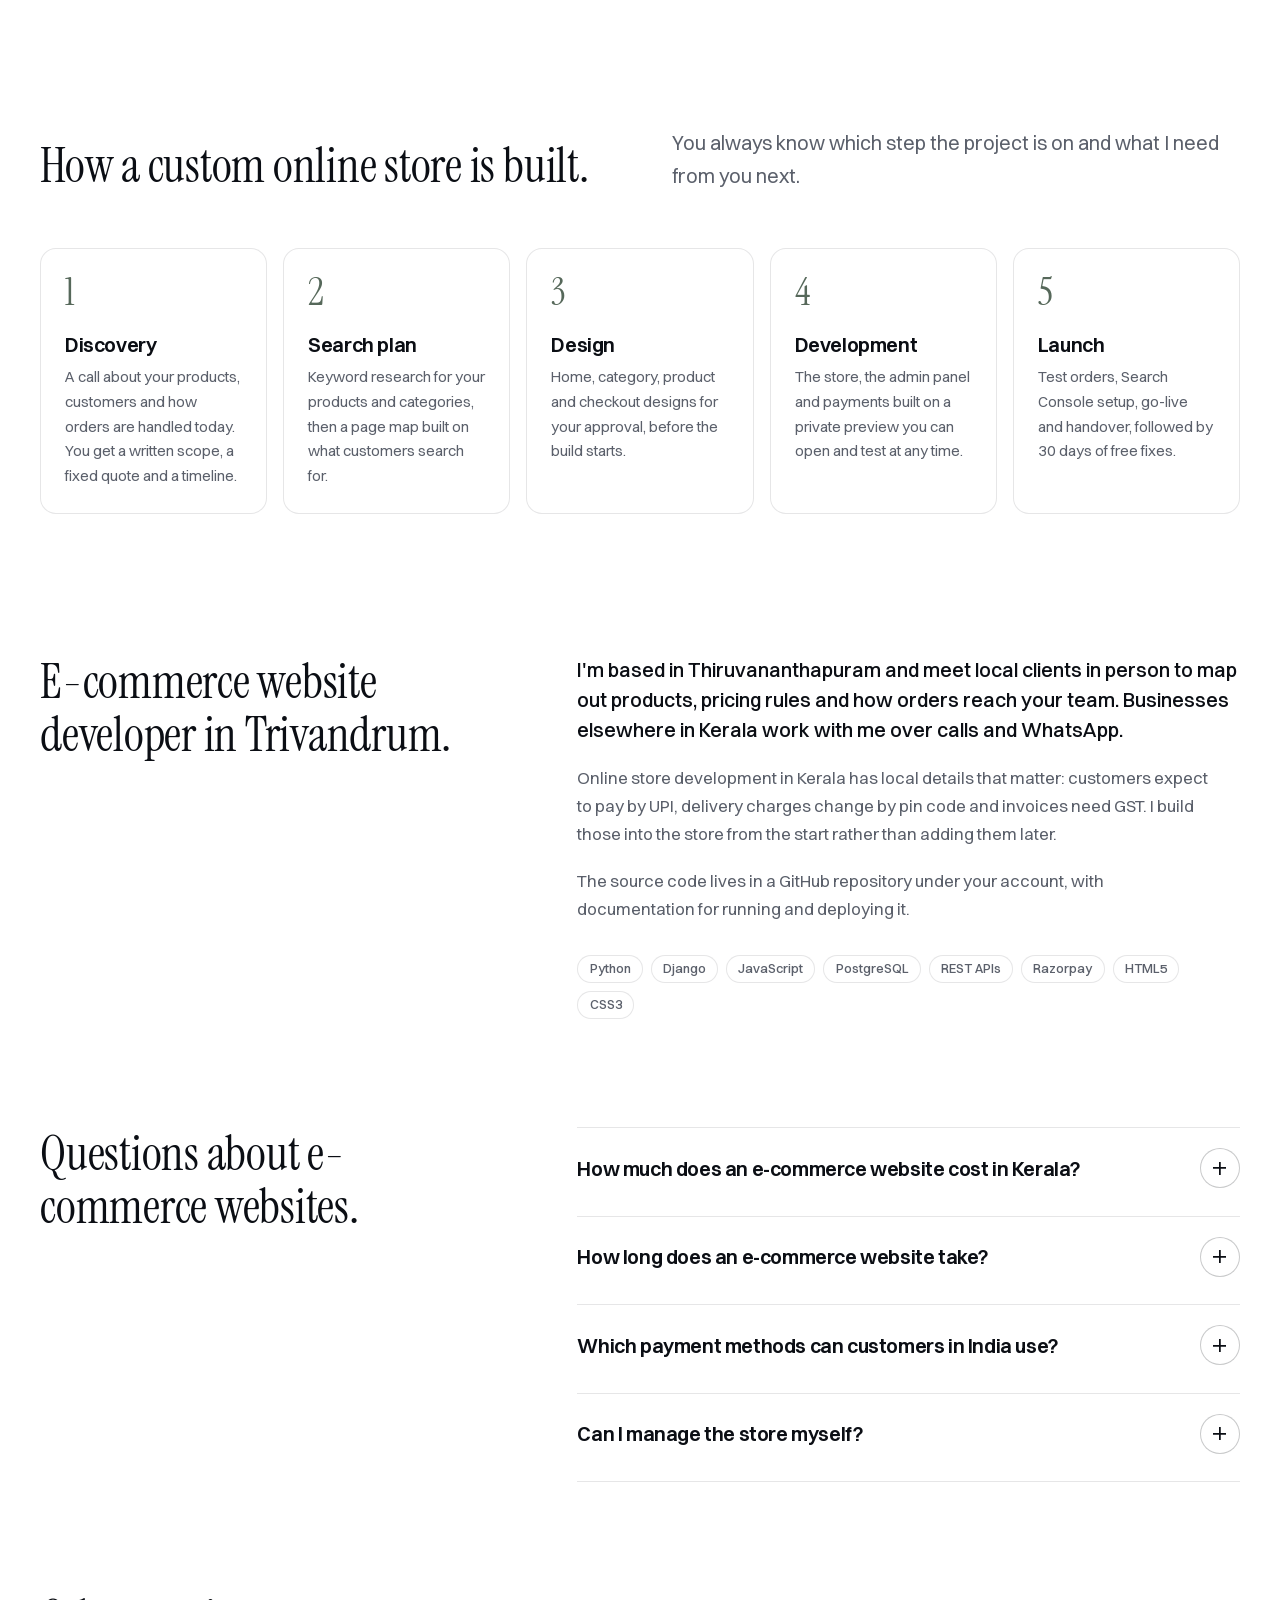
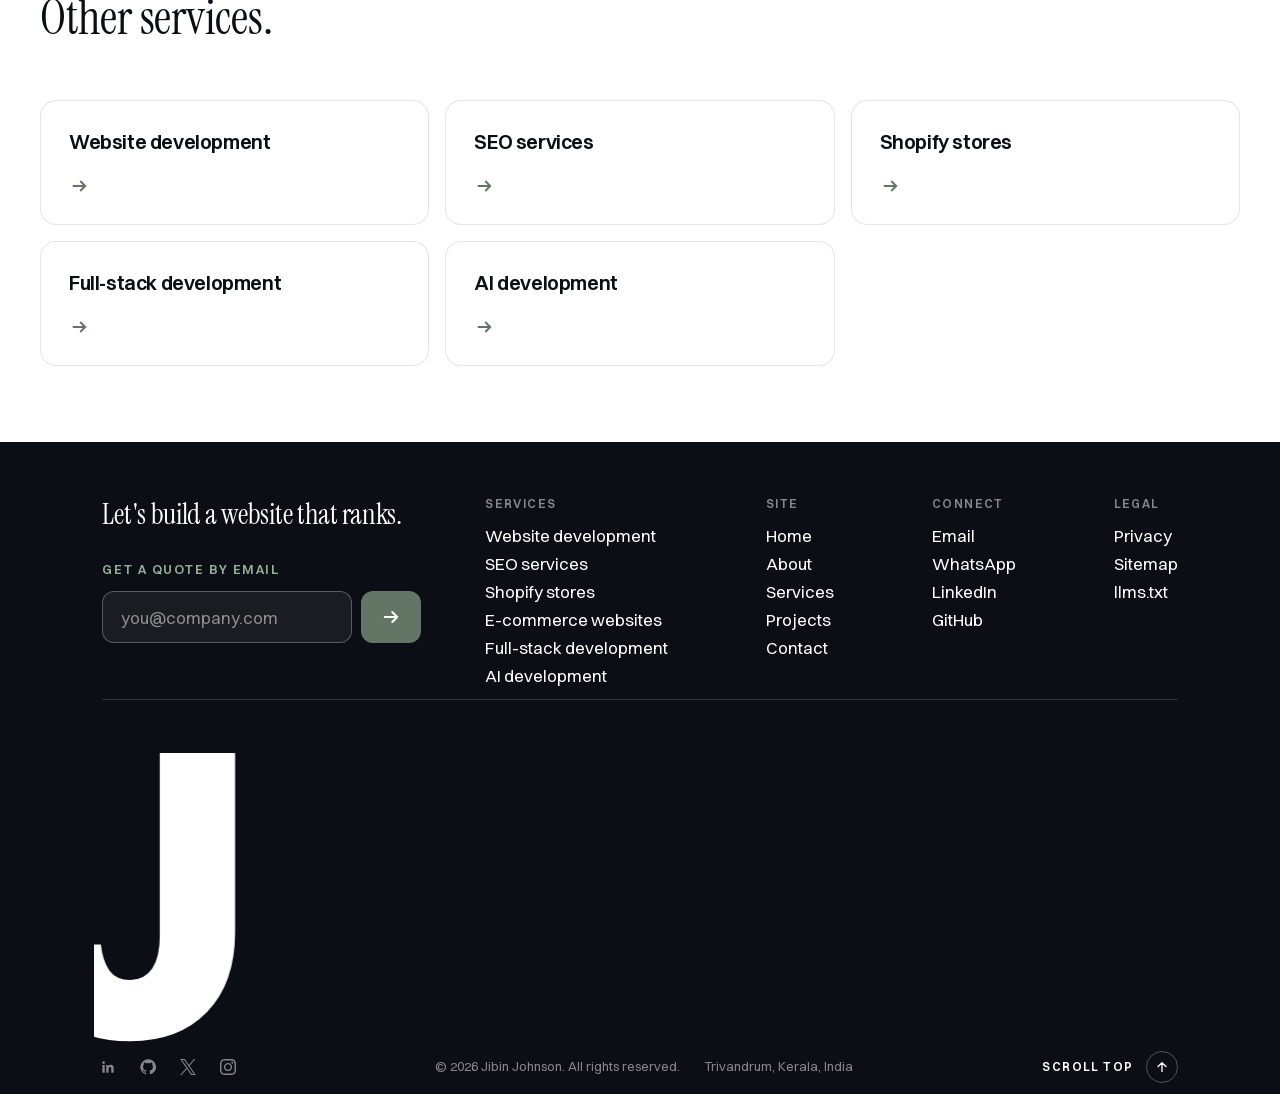
<file: ecommerce-website-development-kerala/index.html>
<!DOCTYPE html>
<html lang="en-IN">
<head>
<meta charset="utf-8">
<script async src="https://www.googletagmanager.com/gtm.js?id=GTM-P5QZBS27"></script>
<script>
  window.dataLayer = window.dataLayer || [];
  function gtag(){dataLayer.push(arguments);}
  gtag('js', new Date());
</script>
<meta name="viewport" content="width=device-width, initial-scale=1">
<title>E-commerce Website Development in Kerala | Online Stores</title>
<meta name="description" content="E-commerce website development in Kerala: custom online stores with Razorpay and UPI payments, order management and SEO. Developer based in Trivandrum.">
<meta name="robots" content="index, follow, max-image-preview:large">
<link rel="canonical" href="https://jibinjohnson.in/ecommerce-website-development-kerala/">
<meta name="author" content="Jibin Johnson">
<meta name="theme-color" content="#FFFFFF">
<meta property="og:type" content="website">
<meta property="og:locale" content="en_IN">
<meta property="og:site_name" content="Jibin Johnson">
<meta property="og:title" content="E-commerce Website Development in Kerala | Online Stores">
<meta property="og:description" content="E-commerce website development in Kerala: custom online stores with Razorpay and UPI payments, order management and SEO. Developer based in Trivandrum.">
<meta property="og:url" content="https://jibinjohnson.in/ecommerce-website-development-kerala/">
<meta property="og:image" content="https://jibinjohnson.in/assets/img/og.png?v=2">
<meta property="og:image:width" content="1200">
<meta property="og:image:height" content="630">
<meta name="twitter:card" content="summary_large_image">
<link rel="icon" href="../assets/img/favicon.svg?v=2" type="image/svg+xml">
<link rel="preload" href="../assets/fonts/Switzer-Variable.woff2" as="font" type="font/woff2" crossorigin>
<link rel="preload" href="../assets/fonts/InstrumentSerif-Regular.woff2" as="font" type="font/woff2" crossorigin>
<link rel="stylesheet" href="../assets/css/main.css?v=235">
<script>document.documentElement.className='js'</script>
<script type="application/ld+json">{"@context":"https://schema.org","@graph":[{"@type":"WebSite","@id":"https://jibinjohnson.in/#website","url":"https://jibinjohnson.in/","name":"Jibin Johnson","inLanguage":"en-IN","publisher":{"@id":"https://jibinjohnson.in/#person"}},{"@type":"Person","@id":"https://jibinjohnson.in/#person","name":"Jibin Johnson","url":"https://jibinjohnson.in/","image":"https://jibinjohnson.in/assets/img/about-portrait.webp","jobTitle":"Web Developer and SEO Specialist","email":"jibinjohnsoninfo@gmail.com","telephone":"+917736208172","address":{"@type":"PostalAddress","addressLocality":"Thiruvananthapuram","addressRegion":"Kerala","addressCountry":"IN"},"alumniOf":[{"@type":"CollegeOrUniversity","name":"University of Madras"},{"@type":"EducationalOrganization","name":"Edure"}],"knowsAbout":["Web development","Search engine optimisation","Shopify","E-commerce development","Python","Django","Full-stack development","Artificial intelligence"],"sameAs":["https://www.linkedin.com/in/jibinjohnson/","https://github.com/Jibinjohnson11","https://x.com/jibinjohnsonn","https://www.instagram.com/jibinjohnson.in/"]},{"@type":"ProfessionalService","@id":"https://jibinjohnson.in/#business","name":"Jibin Johnson – Web Developer and SEO Specialist","url":"https://jibinjohnson.in/","telephone":"+917736208172","address":{"@type":"PostalAddress","addressLocality":"Thiruvananthapuram","addressRegion":"Kerala","addressCountry":"IN"},"image":"https://jibinjohnson.in/assets/img/og.png?v=2"},{"@type":"Service","@id":"https://jibinjohnson.in/ecommerce-website-development-kerala/#service","name":"E-commerce website development","serviceType":"E-commerce website development","description":"E-commerce website development in Kerala: custom online stores with Razorpay and UPI payments, order management and SEO. Developer based in Trivandrum.","url":"https://jibinjohnson.in/ecommerce-website-development-kerala/","provider":{"@id":"https://jibinjohnson.in/#business"},"areaServed":[{"@type":"State","name":"Kerala"},{"@type":"City","name":"Thiruvananthapuram"}]},{"@type":"BreadcrumbList","itemListElement":[{"@type":"ListItem","position":1,"name":"Home","item":"https://jibinjohnson.in/"},{"@type":"ListItem","position":2,"name":"Services","item":"https://jibinjohnson.in/services/"},{"@type":"ListItem","position":3,"name":"E-commerce development","item":"https://jibinjohnson.in/ecommerce-website-development-kerala/"}]},{"@type":"FAQPage","@id":"https://jibinjohnson.in/ecommerce-website-development-kerala/#faq","mainEntity":[{"@type":"Question","name":"How much does an e-commerce website cost in Kerala?","acceptedAnswer":{"@type":"Answer","text":"I write a scope listing every page and feature, and quote a fixed price against it before work begins. Domain, hosting and payment gateway fees are billed separately, in your name."}},{"@type":"Question","name":"How long does an e-commerce website take?","acceptedAnswer":{"@type":"Answer","text":"Usually five to eight weeks, depending on the number of products, the payment and delivery rules and any integrations. The timeline is agreed in the written scope."}},{"@type":"Question","name":"Which payment methods can customers in India use?","acceptedAnswer":{"@type":"Answer","text":"I integrate Razorpay, which accepts UPI, credit and debit cards, net banking and wallets. Payments go to your own Razorpay account, and cash on delivery can be added as an option."}},{"@type":"Question","name":"Can I manage the store myself?","acceptedAnswer":{"@type":"Answer","text":"Yes. You get an admin panel to add products, change prices and stock, and handle orders without touching code. I walk you through it at handover, and the 30 days of free fixes cover anything that doesn't work as agreed."}}]}]}</script>
</head>
<body>
<a class="skip" href="#main">Skip to content</a>
<header class="head"><div class="head-in">
<a class="brand" href="../" aria-label="Jibin Johnson, home">Jibin</a>
<nav class="nav" aria-label="Main"><a href="../about/">About</a><a href="../services/" aria-current="page">Services</a><a href="../projects/">Projects</a><a href="../contact/">Contact</a></nav>
<a class="btn btn-fill" href="../contact/">Start a project <svg class="arrow" viewBox="0 0 24 24" fill="none" stroke="currentColor" stroke-width="2" aria-hidden="true"><path d="M7 17 17 7M9 7h8v8"/></svg></a>
<button class="burger" aria-label="Menu" aria-expanded="false" aria-controls="sheet"></button>
</div></header>
<div class="sheet" id="sheet"><a href="../">Home</a><a href="../about/">About</a><a href="../services/" aria-current="page">Services</a><a href="../projects/">Projects</a><a href="../contact/">Contact</a></div>
<main id="main">
<section class="hero sub"><div class="wrap">
<nav class="crumb" aria-label="Breadcrumb"><a href="../">Home</a><span>/</span><a href="../services/">Services</a><span>/</span><span aria-current="page">E-commerce development</span></nav>
<h1><span class="ln"><span>E-commerce&nbsp;website</span></span> <span class="ln"><span>development in Kerala,</span></span> <span class="ln it"><span>built to rank and sell.</span></span></h1>
<div class="hero-sub"><p class="lede">Custom online stores for businesses that need more control than a hosted platform gives, with Indian payments, order management and SEO built in.</p><div class="cta-row"><a class="btn btn-fill" href="../contact/">Get a quote</a><a class="btn btn-line" href="https://wa.me/917736208172?text=Hi%20Jibin%2C%20I%27d%20like%20to%20talk%20about%20a%20project." target="_blank" rel="noopener"><svg viewBox="0 0 16 16" fill="none" stroke="currentColor" stroke-width="1.4" aria-hidden="true"><path d="M8 1.5a6.5 6.5 0 0 0-5.6 9.8l-.9 3.2 3.3-.9A6.5 6.5 0 1 0 8 1.5z"/></svg>Chat on WhatsApp</a></div></div>
</div></section>
<section class="sec alt"><div class="wrap"><div class="sec-head"><h2>What e-commerce website development includes.</h2></div><ul class="incl"><li><h3>Custom store design</h3><p>A storefront designed around your products and your brand, not a bought theme.</p></li><li><h3>Product catalogue and search</h3><p>Categories, filters and a search box that help customers find the right product quickly.</p></li><li><h3>Cart, checkout and Razorpay/UPI payments</h3><p>A short checkout with Razorpay for UPI, cards and net banking, tested with real payments before launch.</p></li><li><h3>Order and inventory management</h3><p>An admin panel to track orders, update stock and mark deliveries, built around how your team works.</p></li><li><h3>Customer accounts</h3><p>Sign-up, saved addresses and order history, so returning customers check out faster.</p></li><li><h3>SEO-ready product pages and schema</h3><p>Unique titles, clean URLs and Product schema on every page, so Google understands what you sell.</p></li></ul></div></section>
<section class="sec alt join"><div class="wrap split"><h2>Shopify or a custom store?</h2><div class="prose"><p>Shopify suits most shops that want to launch fast and manage everything themselves: products, orders and payments all run from Shopify&#x27;s admin. If that sounds like your business, <a class="link" href="../shopify-developer-kerala/">Shopify store development</a> is the quicker, lower-cost route.</p><p>A custom store suits businesses with special pricing, workflows or integrations: different prices for wholesale and retail customers, made-to-order products, or orders that need to reach your own billing or stock system. You own the code and aren&#x27;t tied to a platform&#x27;s plans or apps.</p><p>I&#x27;ll tell you which one fits after the first call.</p></div></div></section>
<section class="sec"><div class="wrap"><div class="sec-head"><h2>How a custom online store is built.</h2><p class="lede">You always know which step the project is on and what I need from you next.</p></div><ol class="steps">
<li><h3>Discovery</h3><p>A call about your products, customers and how orders are handled today. You get a written scope, a fixed quote and a timeline.</p></li>
<li><h3>Search plan</h3><p>Keyword research for your products and categories, then a page map built on what customers search for.</p></li>
<li><h3>Design</h3><p>Home, category, product and checkout designs for your approval, before the build starts.</p></li>
<li><h3>Development</h3><p>The store, the admin panel and payments built on a private preview you can open and test at any time.</p></li>
<li><h3>Launch</h3><p>Test orders, Search Console setup, go-live and handover, followed by 30 days of free fixes.</p></li>
</ol></div></section>
<section class="sec alt"><div class="wrap split"><h2>E-commerce website developer in Trivandrum.</h2><div class="prose"><p>I&#x27;m based in Thiruvananthapuram and meet local clients in person to map out products, pricing rules and how orders reach your team. Businesses elsewhere in Kerala work with me over calls and WhatsApp.</p><p>Online store development in Kerala has local details that matter: customers expect to pay by UPI, delivery charges change by pin code and invoices need GST. I build those into the store from the start rather than adding them later.</p><p>The source code lives in a GitHub repository under your account, with documentation for running and deploying it.</p><p class="tags"><span class="tag">Python</span><span class="tag">Django</span><span class="tag">JavaScript</span><span class="tag">PostgreSQL</span><span class="tag">REST APIs</span><span class="tag">Razorpay</span><span class="tag">HTML5</span><span class="tag">CSS3</span></p></div></div></section>
<section class="sec alt join"><div class="wrap faq-grid"><h2>Questions about e-commerce websites.</h2><div class="faq"><details><summary>How much does an e-commerce website cost in Kerala?</summary><p>I write a scope listing every page and feature, and quote a fixed price against it before work begins. Domain, hosting and payment gateway fees are billed separately, in your name.</p></details>
<details><summary>How long does an e-commerce website take?</summary><p>Usually five to eight weeks, depending on the number of products, the payment and delivery rules and any integrations. The timeline is agreed in the written scope.</p></details>
<details><summary>Which payment methods can customers in India use?</summary><p>I integrate Razorpay, which accepts UPI, credit and debit cards, net banking and wallets. Payments go to your own Razorpay account, and cash on delivery can be added as an option.</p></details>
<details><summary>Can I manage the store myself?</summary><p>Yes. You get an admin panel to add products, change prices and stock, and handle orders without touching code. I walk you through it at handover, and the 30 days of free fixes cover anything that doesn&#x27;t work as agreed.</p></details></div></div></section>
<section class="sec join"><div class="wrap"><div class="sec-head"><h2>Other services.</h2></div><ul class="svc"><li><a aria-label="Website development" href="../website-development-kerala/"><h3>Website development</h3><span class="go"><svg viewBox="0 0 16 16" fill="none" stroke="currentColor" stroke-width="1.5" aria-hidden="true"><path d="M3 8h10M9 4l4 4-4 4"/></svg></span></a></li><li><a aria-label="SEO services" href="../seo-services-kerala/"><h3>SEO services</h3><span class="go"><svg viewBox="0 0 16 16" fill="none" stroke="currentColor" stroke-width="1.5" aria-hidden="true"><path d="M3 8h10M9 4l4 4-4 4"/></svg></span></a></li><li><a aria-label="Shopify stores" href="../shopify-developer-kerala/"><h3>Shopify stores</h3><span class="go"><svg viewBox="0 0 16 16" fill="none" stroke="currentColor" stroke-width="1.5" aria-hidden="true"><path d="M3 8h10M9 4l4 4-4 4"/></svg></span></a></li><li><a aria-label="Full-stack development" href="../full-stack-developer-kerala/"><h3>Full-stack development</h3><span class="go"><svg viewBox="0 0 16 16" fill="none" stroke="currentColor" stroke-width="1.5" aria-hidden="true"><path d="M3 8h10M9 4l4 4-4 4"/></svg></span></a></li><li><a aria-label="AI development" href="../ai-developer-kerala/"><h3>AI development</h3><span class="go"><svg viewBox="0 0 16 16" fill="none" stroke="currentColor" stroke-width="1.5" aria-hidden="true"><path d="M3 8h10M9 4l4 4-4 4"/></svg></span></a></li></ul></div></section>
</main>
<section class="end">
<div class="wrap">
<footer class="foot">
<div class="foot-top">
<div class="foot-cta"><p class="foot-cta-title">Let's build a website that ranks.</p><form class="foot-form" action="https://api.web3forms.com/submit" method="POST" data-sending="Sending…" data-ok="Thanks. I reply within one working day."><input type="hidden" name="access_key" value="07d4da18-8893-40cc-b59f-8156f0a84335"><input type="hidden" name="subject" value="New quote request from the jibinjohnson.in footer"><input type="hidden" name="from_name" value="jibinjohnson.in"><input type="hidden" name="message" value="Quote request from the footer form: please reply to this email address."><input type="checkbox" name="botcheck" tabindex="-1" autocomplete="off" aria-hidden="true" hidden style="display:none"><label class="foot-cta-label" for="foot-email">Get a quote by email</label><div class="foot-form-row"><input id="foot-email" type="email" name="email" required autocomplete="email" placeholder="you@company.com"><button class="foot-send" type="submit" aria-label="Send"><svg viewBox="0 0 16 16" fill="none" stroke="currentColor" stroke-width="1.6" stroke-linecap="round" stroke-linejoin="round" aria-hidden="true"><path d="M3 8h10M9 4l4 4-4 4"/></svg></button></div><p class="form-status" role="status" aria-live="polite"></p></form></div>
<div class="foot-nav">
<div><h3>Services</h3><ul><li><a href="../website-development-kerala/">Website development</a></li><li><a href="../seo-services-kerala/">SEO services</a></li><li><a href="../shopify-developer-kerala/">Shopify stores</a></li><li><a href="../ecommerce-website-development-kerala/">E-commerce websites</a></li><li><a href="../full-stack-developer-kerala/">Full-stack development</a></li><li><a href="../ai-developer-kerala/">AI development</a></li></ul></div>
<div><h3>Site</h3><ul><li><a href="../">Home</a></li><li><a href="../about/">About</a></li><li><a href="../services/">Services</a></li><li><a href="../projects/">Projects</a></li><li><a href="../contact/">Contact</a></li></ul></div>
<div><h3>Connect</h3><ul><li><a href="mailto:jibinjohnsoninfo@gmail.com">Email</a></li><li><a href="https://wa.me/917736208172?text=Hi%20Jibin%2C%20I%27d%20like%20to%20talk%20about%20a%20project." target="_blank" rel="noopener">WhatsApp</a></li><li><a href="https://www.linkedin.com/in/jibinjohnson/" target="_blank" rel="noopener">LinkedIn</a></li><li><a href="https://github.com/Jibinjohnson11" target="_blank" rel="noopener">GitHub</a></li></ul></div>
<div><h3>Legal</h3><ul><li><a href="../privacy/">Privacy</a></li><li><a href="../sitemap.xml">Sitemap</a></li><li><a href="../llms.txt">llms.txt</a></li></ul></div>
</div>
</div>
<div class="wm" role="img" aria-label="JIBIN">JIBIN</div>
<div class="legal"><ul class="social"><li><a href="https://www.linkedin.com/in/jibinjohnson/" target="_blank" rel="noopener" aria-label="LinkedIn"><svg viewBox="0 0 24 24" fill="currentColor" aria-hidden="true"><path d="M20.45 20.45h-3.56v-5.57c0-1.33-.02-3.04-1.85-3.04-1.85 0-2.14 1.45-2.14 2.94v5.67H9.35V9h3.41v1.56h.05c.48-.9 1.64-1.85 3.37-1.85 3.6 0 4.27 2.37 4.27 5.46v6.28zM5.34 7.43a2.06 2.06 0 1 1 0-4.13 2.06 2.06 0 0 1 0 4.13zM7.12 20.45H3.56V9h3.56v11.45z"/></svg></a></li><li><a href="https://github.com/Jibinjohnson11" target="_blank" rel="noopener" aria-label="GitHub"><svg viewBox="0 0 24 24" fill="currentColor" aria-hidden="true"><path d="M12 .5a11.5 11.5 0 0 0-3.64 22.41c.58.1.79-.25.79-.56v-2c-3.2.7-3.88-1.37-3.88-1.37-.52-1.33-1.28-1.69-1.28-1.69-1.04-.71.08-.7.08-.7 1.15.08 1.76 1.19 1.76 1.19 1.03 1.76 2.69 1.25 3.35.96.1-.75.4-1.25.73-1.54-2.55-.29-5.24-1.28-5.24-5.69 0-1.26.45-2.29 1.19-3.09-.12-.29-.52-1.46.11-3.05 0 0 .97-.31 3.17 1.18a11 11 0 0 1 5.77 0c2.2-1.49 3.17-1.18 3.17-1.18.63 1.59.23 2.76.11 3.05.74.8 1.19 1.83 1.19 3.09 0 4.42-2.69 5.39-5.26 5.68.41.36.78 1.06.78 2.14v3.17c0 .31.21.67.8.56A11.5 11.5 0 0 0 12 .5z"/></svg></a></li><li><a href="https://x.com/jibinjohnsonn" target="_blank" rel="noopener" aria-label="X"><svg viewBox="0 0 24 24" fill="currentColor" aria-hidden="true"><path d="M14.234 10.162 22.977 0h-2.072l-7.591 8.824L7.251 0H.258l9.168 13.343L.258 24H2.33l8.016-9.318L16.749 24h6.993zm-2.837 3.299-.929-1.329L3.076 1.56h3.182l5.965 8.532.929 1.329 7.754 11.09h-3.182z"/></svg></a></li><li><a href="https://www.instagram.com/jibinjohnson.in/" target="_blank" rel="noopener" aria-label="Instagram"><svg viewBox="0 0 24 24" fill="currentColor" aria-hidden="true"><path d="M7.0301.084c-1.2768.0602-2.1487.264-2.911.5634-.7888.3075-1.4575.72-2.1228 1.3877-.6652.6677-1.075 1.3368-1.3802 2.127-.2954.7638-.4956 1.6365-.552 2.914-.0564 1.2775-.0689 1.6882-.0626 4.947.0062 3.2586.0206 3.6671.0825 4.9473.061 1.2765.264 2.1482.5635 2.9107.308.7889.72 1.4573 1.388 2.1228.6679.6655 1.3365 1.0743 2.1285 1.38.7632.295 1.6361.4961 2.9134.552 1.2773.056 1.6884.069 4.9462.0627 3.2578-.0062 3.668-.0207 4.9478-.0814 1.28-.0607 2.147-.2652 2.9098-.5633.7889-.3086 1.4578-.72 2.1228-1.3881.665-.6682 1.0745-1.3378 1.3795-2.1284.2957-.7632.4966-1.636.552-2.9124.056-1.2809.0692-1.6898.063-4.948-.0063-3.2583-.021-3.6668-.0817-4.9465-.0607-1.2797-.264-2.1487-.5633-2.9117-.3084-.7889-.72-1.4568-1.3876-2.1228C21.2982 1.33 20.628.9208 19.8378.6165 19.074.321 18.2017.1197 16.9244.0645 15.6471.0093 15.236-.005 11.977.0014 8.718.0076 8.31.0215 7.0301.0839m.1402 21.6932c-1.17-.0509-1.8053-.2453-2.2287-.408-.5606-.216-.96-.4771-1.3819-.895-.422-.4178-.6811-.8186-.9-1.378-.1644-.4234-.3624-1.058-.4171-2.228-.0595-1.2645-.072-1.6442-.079-4.848-.007-3.2037.0053-3.583.0607-4.848.05-1.169.2456-1.805.408-2.2282.216-.5613.4762-.96.895-1.3816.4188-.4217.8184-.6814 1.3783-.9003.423-.1651 1.0575-.3614 2.227-.4171 1.2655-.06 1.6447-.072 4.848-.079 3.2033-.007 3.5835.005 4.8495.0608 1.169.0508 1.8053.2445 2.228.408.5608.216.96.4754 1.3816.895.4217.4194.6816.8176.9005 1.3787.1653.4217.3617 1.056.4169 2.2263.0602 1.2655.0739 1.645.0796 4.848.0058 3.203-.0055 3.5834-.061 4.848-.051 1.17-.245 1.8055-.408 2.2294-.216.5604-.4763.96-.8954 1.3814-.419.4215-.8181.6811-1.3783.9-.4224.1649-1.0577.3617-2.2262.4174-1.2656.0595-1.6448.072-4.8493.079-3.2045.007-3.5825-.006-4.848-.0608M16.953 5.5864A1.44 1.44 0 1 0 18.39 4.144a1.44 1.44 0 0 0-1.437 1.4424M5.8385 12.012c.0067 3.4032 2.7706 6.1557 6.173 6.1493 3.4026-.0065 6.157-2.7701 6.1506-6.1733-.0065-3.4032-2.771-6.1565-6.174-6.1498-3.403.0067-6.156 2.771-6.1496 6.1738M8 12.0077a4 4 0 1 1 4.008 3.9921A3.9996 3.9996 0 0 1 8 12.0077"/></svg></a></li></ul><p class="legal-copy"><span>© <span data-year>2026</span> Jibin Johnson. All rights reserved.</span><span>Trivandrum, Kerala, India</span></p><button class="to-top" type="button"><span>Scroll top</span><svg viewBox="0 0 16 16" fill="none" stroke="currentColor" stroke-width="1.5" stroke-linecap="round" stroke-linejoin="round" aria-hidden="true"><path d="M8 13V3M3.5 7.5 8 3l4.5 4.5"/></svg></button></div>
</footer>
</div>
</section>
<a class="wa" href="https://wa.me/917736208172?text=Hi%20Jibin%2C%20I%27d%20like%20to%20talk%20about%20a%20project." target="_blank" rel="noopener" aria-label="Chat on WhatsApp"><svg viewBox="0 0 16 16" fill="none" stroke="currentColor" stroke-width="1.4" aria-hidden="true"><path d="M8 1.5a6.5 6.5 0 0 0-5.6 9.8l-.9 3.2 3.3-.9A6.5 6.5 0 1 0 8 1.5z"/></svg></a>
<script src="../assets/js/main.js?v=46" defer></script>
<script src="../assets/js/vendor/lenis/lenis.min.js?v=1.1.20" defer></script>
<script src="../assets/js/smooth.js?v=4" defer></script>
<script src="../assets/js/footer.js?v=11" defer></script>
</body>
</html>
</file>
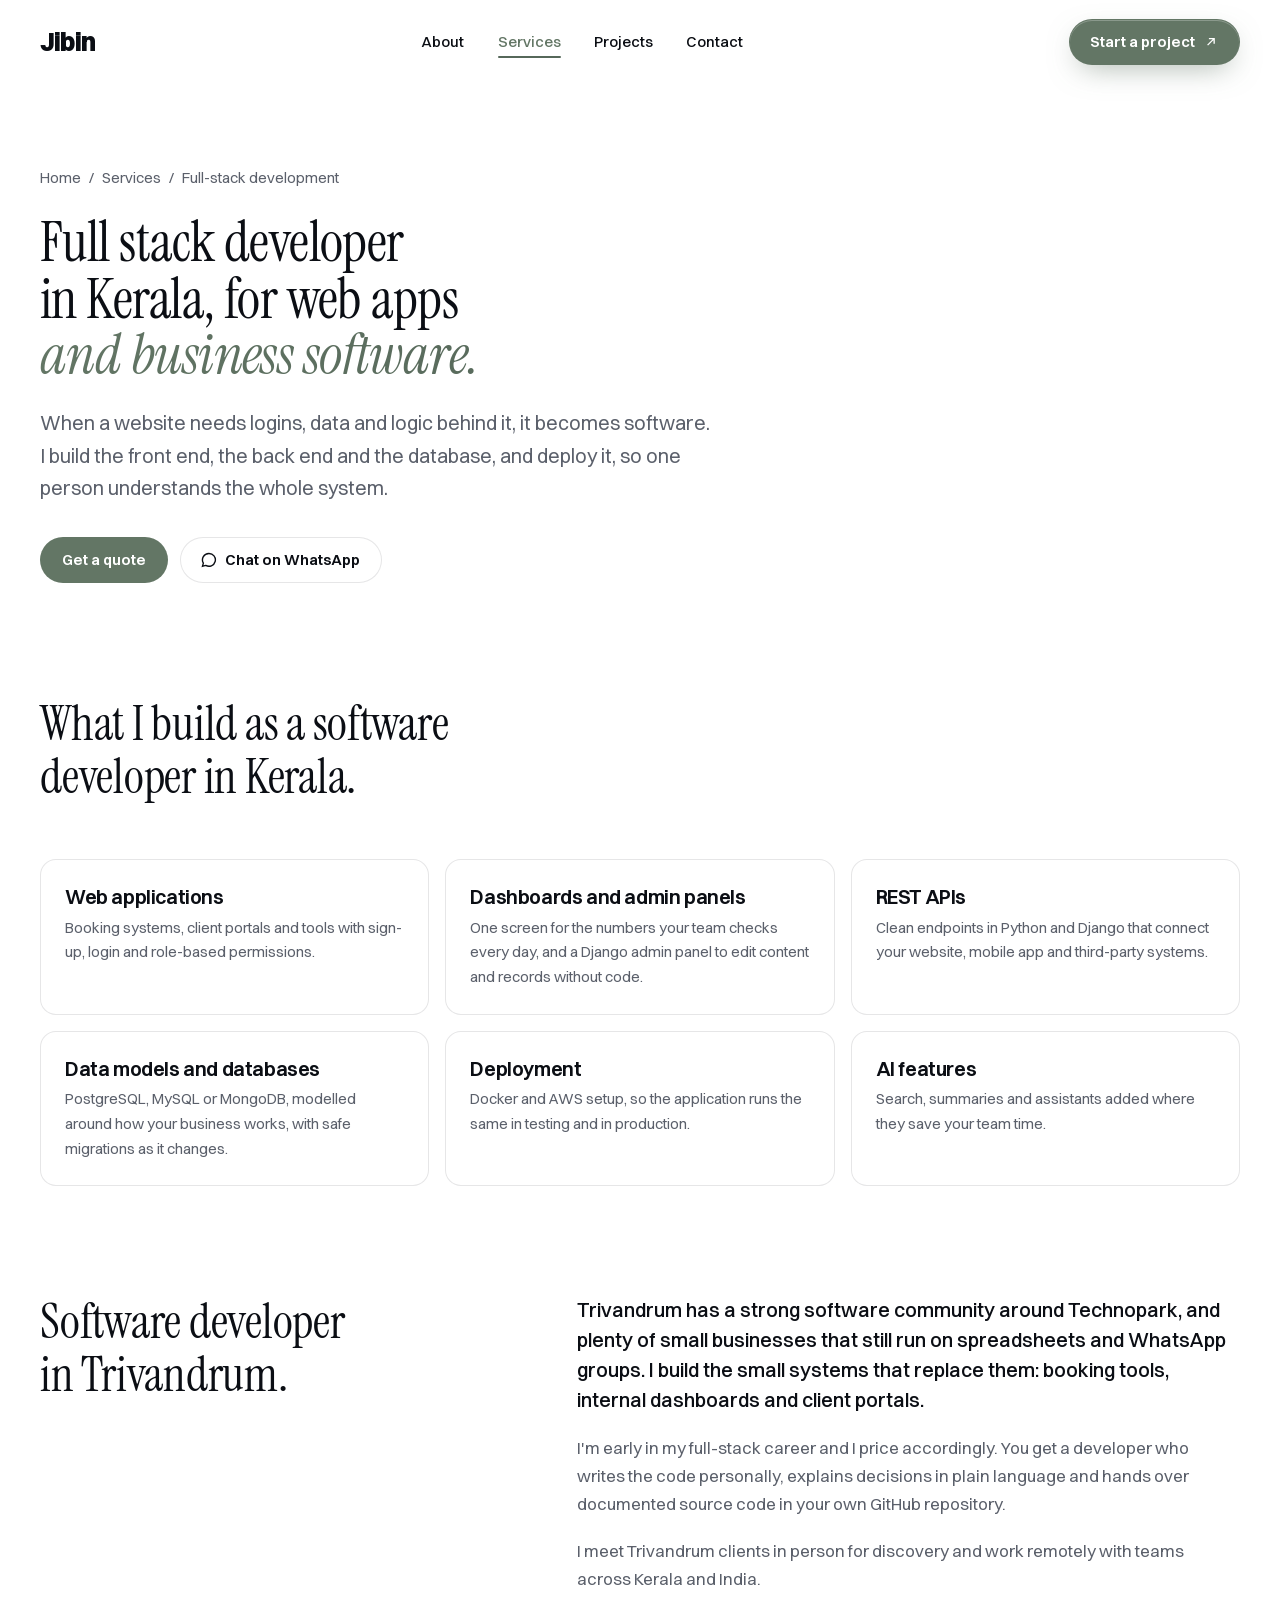
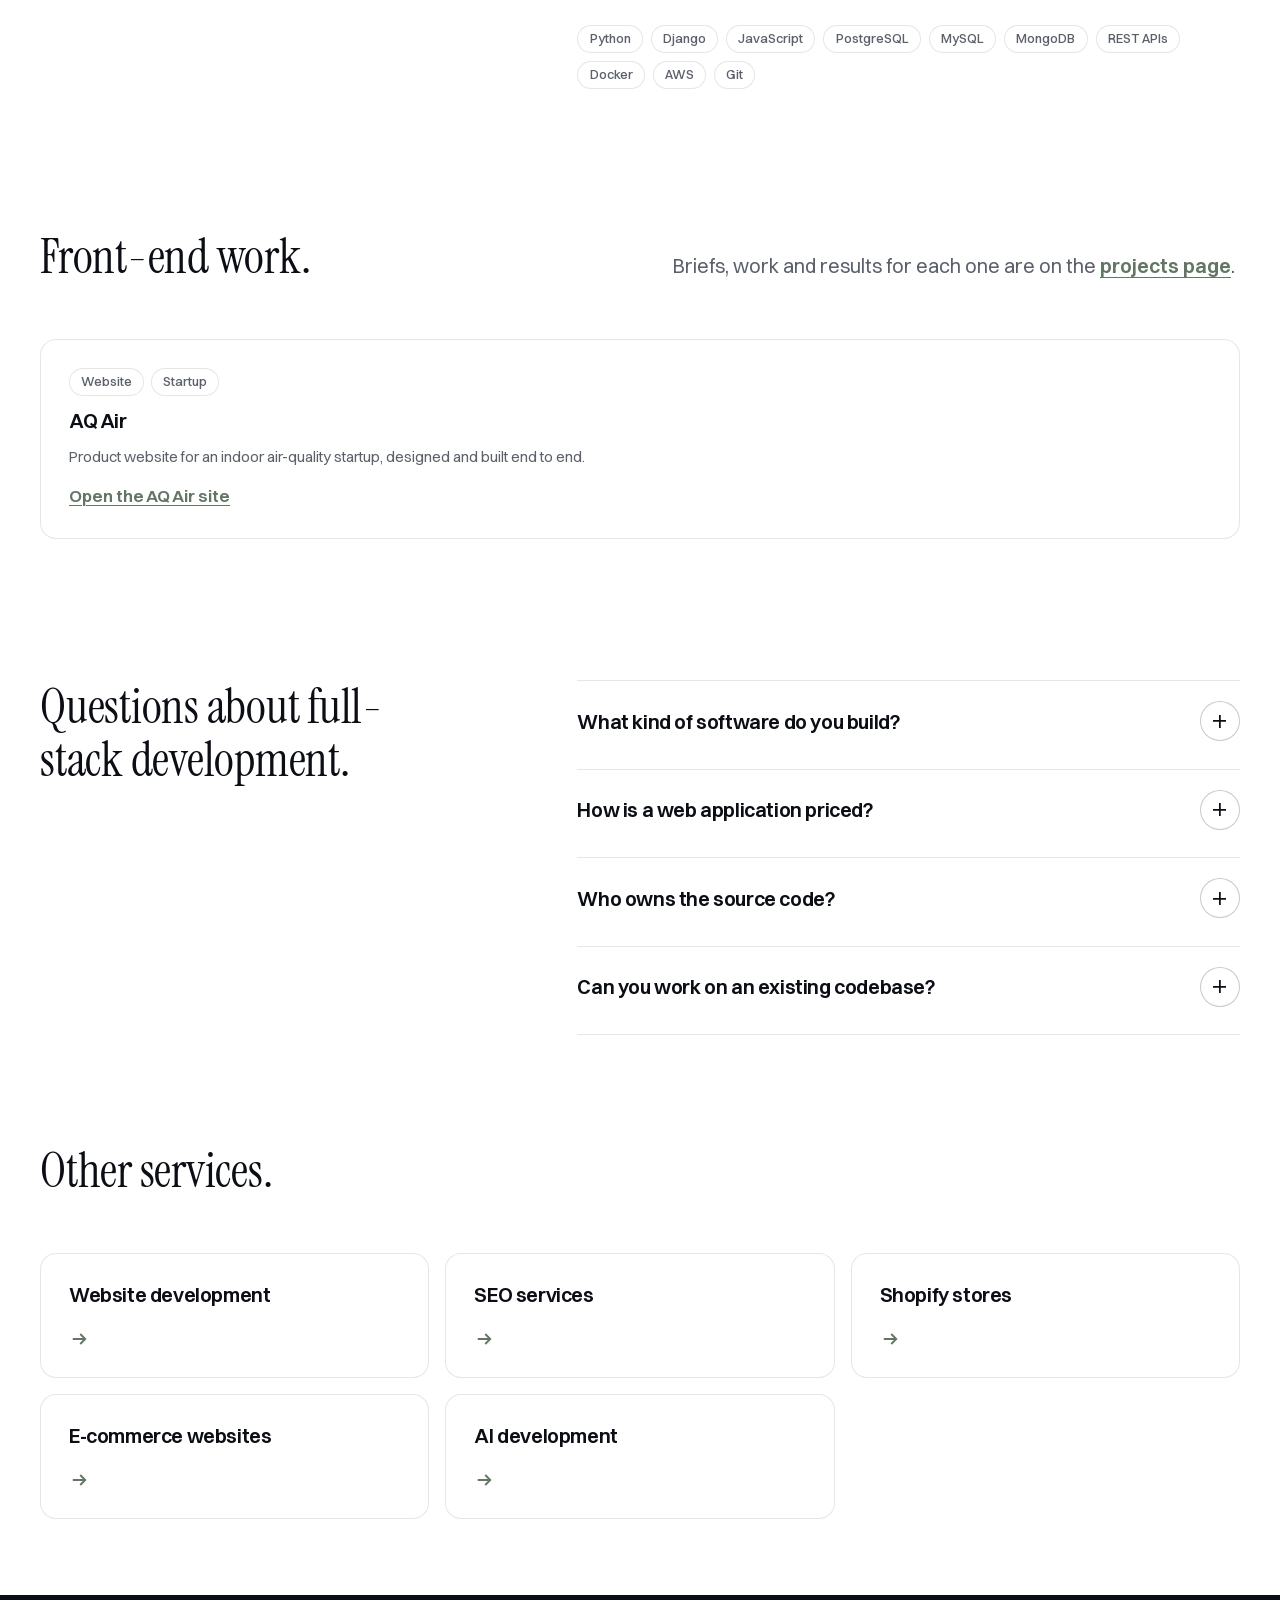
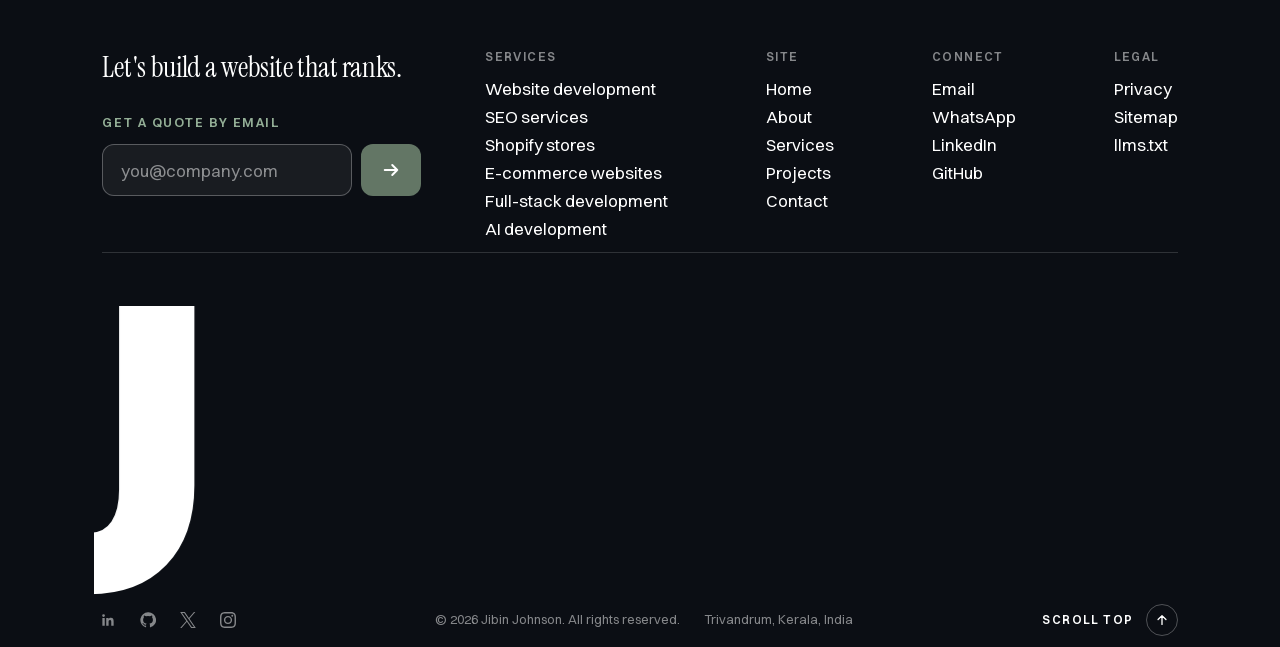
<file: full-stack-developer-kerala/index.html>
<!DOCTYPE html>
<html lang="en-IN">
<head>
<meta charset="utf-8">
<script async src="https://www.googletagmanager.com/gtm.js?id=GTM-P5QZBS27"></script>
<script>
  window.dataLayer = window.dataLayer || [];
  function gtag(){dataLayer.push(arguments);}
  gtag('js', new Date());
</script>
<meta name="viewport" content="width=device-width, initial-scale=1">
<title>Full Stack Developer in Kerala | Software Developer</title>
<meta name="description" content="Full stack developer in Kerala building web applications, dashboards and business software with Python, Django and JavaScript. Based in Trivandrum.">
<meta name="robots" content="index, follow, max-image-preview:large">
<link rel="canonical" href="https://jibinjohnson.in/full-stack-developer-kerala/">
<meta name="author" content="Jibin Johnson">
<meta name="theme-color" content="#FFFFFF">
<meta property="og:type" content="website">
<meta property="og:locale" content="en_IN">
<meta property="og:site_name" content="Jibin Johnson">
<meta property="og:title" content="Full Stack Developer in Kerala | Software Developer">
<meta property="og:description" content="Full stack developer in Kerala building web applications, dashboards and business software with Python, Django and JavaScript. Based in Trivandrum.">
<meta property="og:url" content="https://jibinjohnson.in/full-stack-developer-kerala/">
<meta property="og:image" content="https://jibinjohnson.in/assets/img/og.png?v=2">
<meta property="og:image:width" content="1200">
<meta property="og:image:height" content="630">
<meta name="twitter:card" content="summary_large_image">
<link rel="icon" href="../assets/img/favicon.svg?v=2" type="image/svg+xml">
<link rel="preload" href="../assets/fonts/Switzer-Variable.woff2" as="font" type="font/woff2" crossorigin>
<link rel="preload" href="../assets/fonts/InstrumentSerif-Regular.woff2" as="font" type="font/woff2" crossorigin>
<link rel="stylesheet" href="../assets/css/main.css?v=235">
<script>document.documentElement.className='js'</script>
<script type="application/ld+json">{"@context":"https://schema.org","@graph":[{"@type":"WebSite","@id":"https://jibinjohnson.in/#website","url":"https://jibinjohnson.in/","name":"Jibin Johnson","inLanguage":"en-IN","publisher":{"@id":"https://jibinjohnson.in/#person"}},{"@type":"Person","@id":"https://jibinjohnson.in/#person","name":"Jibin Johnson","url":"https://jibinjohnson.in/","image":"https://jibinjohnson.in/assets/img/about-portrait.webp","jobTitle":"Web Developer and SEO Specialist","email":"jibinjohnsoninfo@gmail.com","telephone":"+917736208172","address":{"@type":"PostalAddress","addressLocality":"Thiruvananthapuram","addressRegion":"Kerala","addressCountry":"IN"},"alumniOf":[{"@type":"CollegeOrUniversity","name":"University of Madras"},{"@type":"EducationalOrganization","name":"Edure"}],"knowsAbout":["Web development","Search engine optimisation","Shopify","E-commerce development","Python","Django","Full-stack development","Artificial intelligence"],"sameAs":["https://www.linkedin.com/in/jibinjohnson/","https://github.com/Jibinjohnson11","https://x.com/jibinjohnsonn","https://www.instagram.com/jibinjohnson.in/"]},{"@type":"ProfessionalService","@id":"https://jibinjohnson.in/#business","name":"Jibin Johnson – Web Developer and SEO Specialist","url":"https://jibinjohnson.in/","telephone":"+917736208172","address":{"@type":"PostalAddress","addressLocality":"Thiruvananthapuram","addressRegion":"Kerala","addressCountry":"IN"},"image":"https://jibinjohnson.in/assets/img/og.png?v=2"},{"@type":"Service","@id":"https://jibinjohnson.in/full-stack-developer-kerala/#service","name":"Full-stack and software development","serviceType":"Full-stack and software development","description":"Full stack developer in Kerala building web applications, dashboards and business software with Python, Django and JavaScript. Based in Trivandrum.","url":"https://jibinjohnson.in/full-stack-developer-kerala/","provider":{"@id":"https://jibinjohnson.in/#business"},"areaServed":[{"@type":"State","name":"Kerala"},{"@type":"City","name":"Thiruvananthapuram"}]},{"@type":"BreadcrumbList","itemListElement":[{"@type":"ListItem","position":1,"name":"Home","item":"https://jibinjohnson.in/"},{"@type":"ListItem","position":2,"name":"Services","item":"https://jibinjohnson.in/services/"},{"@type":"ListItem","position":3,"name":"Full-stack development","item":"https://jibinjohnson.in/full-stack-developer-kerala/"}]},{"@type":"FAQPage","@id":"https://jibinjohnson.in/full-stack-developer-kerala/#faq","mainEntity":[{"@type":"Question","name":"What kind of software do you build?","acceptedAnswer":{"@type":"Answer","text":"Web-based business software: booking systems, dashboards, client portals and internal tools. I don't build native mobile apps."}},{"@type":"Question","name":"How is a web application priced?","acceptedAnswer":{"@type":"Answer","text":"I write a scope listing every screen and feature, and quote a fixed price against it."}},{"@type":"Question","name":"Who owns the source code?","acceptedAnswer":{"@type":"Answer","text":"You do. The code lives in a GitHub repository under your account, and you get documentation for running and deploying it."}},{"@type":"Question","name":"Can you work on an existing codebase?","acceptedAnswer":{"@type":"Answer","text":"Yes, if it's written in Python, Django or JavaScript. I start with a short paid review so the quote is based on the real state of the code."}}]}]}</script>
</head>
<body>
<a class="skip" href="#main">Skip to content</a>
<header class="head"><div class="head-in">
<a class="brand" href="../" aria-label="Jibin Johnson, home">Jibin</a>
<nav class="nav" aria-label="Main"><a href="../about/">About</a><a href="../services/" aria-current="page">Services</a><a href="../projects/">Projects</a><a href="../contact/">Contact</a></nav>
<a class="btn btn-fill" href="../contact/">Start a project <svg class="arrow" viewBox="0 0 24 24" fill="none" stroke="currentColor" stroke-width="2" aria-hidden="true"><path d="M7 17 17 7M9 7h8v8"/></svg></a>
<button class="burger" aria-label="Menu" aria-expanded="false" aria-controls="sheet"></button>
</div></header>
<div class="sheet" id="sheet"><a href="../">Home</a><a href="../about/">About</a><a href="../services/" aria-current="page">Services</a><a href="../projects/">Projects</a><a href="../contact/">Contact</a></div>
<main id="main">
<section class="hero sub"><div class="wrap">
<nav class="crumb" aria-label="Breadcrumb"><a href="../">Home</a><span>/</span><a href="../services/">Services</a><span>/</span><span aria-current="page">Full-stack development</span></nav>
<h1><span class="ln"><span>Full stack developer</span></span> <span class="ln"><span>in Kerala, for web apps</span></span> <span class="ln it"><span>and business software.</span></span></h1>
<div class="hero-sub"><p class="lede">When a website needs logins, data and logic behind it, it becomes software. I build the front end, the back end and the database, and deploy it, so one person understands the whole system.</p><div class="cta-row"><a class="btn btn-fill" href="../contact/">Get a quote</a><a class="btn btn-line" href="https://wa.me/917736208172?text=Hi%20Jibin%2C%20I%27d%20like%20to%20talk%20about%20a%20project." target="_blank" rel="noopener"><svg viewBox="0 0 16 16" fill="none" stroke="currentColor" stroke-width="1.4" aria-hidden="true"><path d="M8 1.5a6.5 6.5 0 0 0-5.6 9.8l-.9 3.2 3.3-.9A6.5 6.5 0 1 0 8 1.5z"/></svg>Chat on WhatsApp</a></div></div>
</div></section>
<section class="sec alt"><div class="wrap"><div class="sec-head"><h2>What I build as a software developer in Kerala.</h2></div><ul class="incl"><li><h3>Web applications</h3><p>Booking systems, client portals and tools with sign-up, login and role-based permissions.</p></li><li><h3>Dashboards and admin panels</h3><p>One screen for the numbers your team checks every day, and a Django admin panel to edit content and records without code.</p></li><li><h3>REST APIs</h3><p>Clean endpoints in Python and Django that connect your website, mobile app and third-party systems.</p></li><li><h3>Data models and databases</h3><p>PostgreSQL, MySQL or MongoDB, modelled around how your business works, with safe migrations as it changes.</p></li><li><h3>Deployment</h3><p>Docker and AWS setup, so the application runs the same in testing and in production.</p></li><li><h3>AI features</h3><p>Search, summaries and assistants added where they save your team time.</p></li></ul></div></section>
<section class="sec alt join"><div class="wrap split"><h2>Software developer in Trivandrum.</h2><div class="prose"><p>Trivandrum has a strong software community around Technopark, and plenty of small businesses that still run on spreadsheets and WhatsApp groups. I build the small systems that replace them: booking tools, internal dashboards and client portals.</p><p>I&#x27;m early in my full-stack career and I price accordingly. You get a developer who writes the code personally, explains decisions in plain language and hands over documented source code in your own GitHub repository.</p><p>I meet Trivandrum clients in person for discovery and work remotely with teams across Kerala and India.</p><p class="tags"><span class="tag">Python</span><span class="tag">Django</span><span class="tag">JavaScript</span><span class="tag">PostgreSQL</span><span class="tag">MySQL</span><span class="tag">MongoDB</span><span class="tag">REST APIs</span><span class="tag">Docker</span><span class="tag">AWS</span><span class="tag">Git</span></p></div></div></section>
<section class="sec"><div class="wrap"><div class="sec-head"><h2>Front-end work.</h2><p class="lede">Briefs, work and results for each one are on the <a class="link" href="../projects/">projects page</a>.</p></div><ul class="proof"><li><div class="case-meta"><span class="tag">Website</span><span class="tag">Startup</span></div><h3>AQ Air</h3><p>Product website for an indoor air-quality startup, designed and built end to end.</p><a class="link" href="https://jibinjohnson11.github.io/AQAir/" target="_blank" rel="noopener">Open the AQ Air site</a></li></ul></div></section>
<section class="sec alt"><div class="wrap faq-grid"><h2>Questions about full-stack development.</h2><div class="faq"><details><summary>What kind of software do you build?</summary><p>Web-based business software: booking systems, dashboards, client portals and internal tools. I don&#x27;t build native mobile apps.</p></details>
<details><summary>How is a web application priced?</summary><p>I write a scope listing every screen and feature, and quote a fixed price against it.</p></details>
<details><summary>Who owns the source code?</summary><p>You do. The code lives in a GitHub repository under your account, and you get documentation for running and deploying it.</p></details>
<details><summary>Can you work on an existing codebase?</summary><p>Yes, if it&#x27;s written in Python, Django or JavaScript. I start with a short paid review so the quote is based on the real state of the code.</p></details></div></div></section>
<section class="sec alt join"><div class="wrap"><div class="sec-head"><h2>Other services.</h2></div><ul class="svc"><li><a aria-label="Website development" href="../website-development-kerala/"><h3>Website development</h3><span class="go"><svg viewBox="0 0 16 16" fill="none" stroke="currentColor" stroke-width="1.5" aria-hidden="true"><path d="M3 8h10M9 4l4 4-4 4"/></svg></span></a></li><li><a aria-label="SEO services" href="../seo-services-kerala/"><h3>SEO services</h3><span class="go"><svg viewBox="0 0 16 16" fill="none" stroke="currentColor" stroke-width="1.5" aria-hidden="true"><path d="M3 8h10M9 4l4 4-4 4"/></svg></span></a></li><li><a aria-label="Shopify stores" href="../shopify-developer-kerala/"><h3>Shopify stores</h3><span class="go"><svg viewBox="0 0 16 16" fill="none" stroke="currentColor" stroke-width="1.5" aria-hidden="true"><path d="M3 8h10M9 4l4 4-4 4"/></svg></span></a></li><li><a aria-label="E-commerce websites" href="../ecommerce-website-development-kerala/"><h3>E-commerce websites</h3><span class="go"><svg viewBox="0 0 16 16" fill="none" stroke="currentColor" stroke-width="1.5" aria-hidden="true"><path d="M3 8h10M9 4l4 4-4 4"/></svg></span></a></li><li><a aria-label="AI development" href="../ai-developer-kerala/"><h3>AI development</h3><span class="go"><svg viewBox="0 0 16 16" fill="none" stroke="currentColor" stroke-width="1.5" aria-hidden="true"><path d="M3 8h10M9 4l4 4-4 4"/></svg></span></a></li></ul></div></section>
</main>
<section class="end">
<div class="wrap">
<footer class="foot">
<div class="foot-top">
<div class="foot-cta"><p class="foot-cta-title">Let's build a website that ranks.</p><form class="foot-form" action="https://api.web3forms.com/submit" method="POST" data-sending="Sending…" data-ok="Thanks. I reply within one working day."><input type="hidden" name="access_key" value="07d4da18-8893-40cc-b59f-8156f0a84335"><input type="hidden" name="subject" value="New quote request from the jibinjohnson.in footer"><input type="hidden" name="from_name" value="jibinjohnson.in"><input type="hidden" name="message" value="Quote request from the footer form: please reply to this email address."><input type="checkbox" name="botcheck" tabindex="-1" autocomplete="off" aria-hidden="true" hidden style="display:none"><label class="foot-cta-label" for="foot-email">Get a quote by email</label><div class="foot-form-row"><input id="foot-email" type="email" name="email" required autocomplete="email" placeholder="you@company.com"><button class="foot-send" type="submit" aria-label="Send"><svg viewBox="0 0 16 16" fill="none" stroke="currentColor" stroke-width="1.6" stroke-linecap="round" stroke-linejoin="round" aria-hidden="true"><path d="M3 8h10M9 4l4 4-4 4"/></svg></button></div><p class="form-status" role="status" aria-live="polite"></p></form></div>
<div class="foot-nav">
<div><h3>Services</h3><ul><li><a href="../website-development-kerala/">Website development</a></li><li><a href="../seo-services-kerala/">SEO services</a></li><li><a href="../shopify-developer-kerala/">Shopify stores</a></li><li><a href="../ecommerce-website-development-kerala/">E-commerce websites</a></li><li><a href="../full-stack-developer-kerala/">Full-stack development</a></li><li><a href="../ai-developer-kerala/">AI development</a></li></ul></div>
<div><h3>Site</h3><ul><li><a href="../">Home</a></li><li><a href="../about/">About</a></li><li><a href="../services/">Services</a></li><li><a href="../projects/">Projects</a></li><li><a href="../contact/">Contact</a></li></ul></div>
<div><h3>Connect</h3><ul><li><a href="mailto:jibinjohnsoninfo@gmail.com">Email</a></li><li><a href="https://wa.me/917736208172?text=Hi%20Jibin%2C%20I%27d%20like%20to%20talk%20about%20a%20project." target="_blank" rel="noopener">WhatsApp</a></li><li><a href="https://www.linkedin.com/in/jibinjohnson/" target="_blank" rel="noopener">LinkedIn</a></li><li><a href="https://github.com/Jibinjohnson11" target="_blank" rel="noopener">GitHub</a></li></ul></div>
<div><h3>Legal</h3><ul><li><a href="../privacy/">Privacy</a></li><li><a href="../sitemap.xml">Sitemap</a></li><li><a href="../llms.txt">llms.txt</a></li></ul></div>
</div>
</div>
<div class="wm" role="img" aria-label="JIBIN">JIBIN</div>
<div class="legal"><ul class="social"><li><a href="https://www.linkedin.com/in/jibinjohnson/" target="_blank" rel="noopener" aria-label="LinkedIn"><svg viewBox="0 0 24 24" fill="currentColor" aria-hidden="true"><path d="M20.45 20.45h-3.56v-5.57c0-1.33-.02-3.04-1.85-3.04-1.85 0-2.14 1.45-2.14 2.94v5.67H9.35V9h3.41v1.56h.05c.48-.9 1.64-1.85 3.37-1.85 3.6 0 4.27 2.37 4.27 5.46v6.28zM5.34 7.43a2.06 2.06 0 1 1 0-4.13 2.06 2.06 0 0 1 0 4.13zM7.12 20.45H3.56V9h3.56v11.45z"/></svg></a></li><li><a href="https://github.com/Jibinjohnson11" target="_blank" rel="noopener" aria-label="GitHub"><svg viewBox="0 0 24 24" fill="currentColor" aria-hidden="true"><path d="M12 .5a11.5 11.5 0 0 0-3.64 22.41c.58.1.79-.25.79-.56v-2c-3.2.7-3.88-1.37-3.88-1.37-.52-1.33-1.28-1.69-1.28-1.69-1.04-.71.08-.7.08-.7 1.15.08 1.76 1.19 1.76 1.19 1.03 1.76 2.69 1.25 3.35.96.1-.75.4-1.25.73-1.54-2.55-.29-5.24-1.28-5.24-5.69 0-1.26.45-2.29 1.19-3.09-.12-.29-.52-1.46.11-3.05 0 0 .97-.31 3.17 1.18a11 11 0 0 1 5.77 0c2.2-1.49 3.17-1.18 3.17-1.18.63 1.59.23 2.76.11 3.05.74.8 1.19 1.83 1.19 3.09 0 4.42-2.69 5.39-5.26 5.68.41.36.78 1.06.78 2.14v3.17c0 .31.21.67.8.56A11.5 11.5 0 0 0 12 .5z"/></svg></a></li><li><a href="https://x.com/jibinjohnsonn" target="_blank" rel="noopener" aria-label="X"><svg viewBox="0 0 24 24" fill="currentColor" aria-hidden="true"><path d="M14.234 10.162 22.977 0h-2.072l-7.591 8.824L7.251 0H.258l9.168 13.343L.258 24H2.33l8.016-9.318L16.749 24h6.993zm-2.837 3.299-.929-1.329L3.076 1.56h3.182l5.965 8.532.929 1.329 7.754 11.09h-3.182z"/></svg></a></li><li><a href="https://www.instagram.com/jibinjohnson.in/" target="_blank" rel="noopener" aria-label="Instagram"><svg viewBox="0 0 24 24" fill="currentColor" aria-hidden="true"><path d="M7.0301.084c-1.2768.0602-2.1487.264-2.911.5634-.7888.3075-1.4575.72-2.1228 1.3877-.6652.6677-1.075 1.3368-1.3802 2.127-.2954.7638-.4956 1.6365-.552 2.914-.0564 1.2775-.0689 1.6882-.0626 4.947.0062 3.2586.0206 3.6671.0825 4.9473.061 1.2765.264 2.1482.5635 2.9107.308.7889.72 1.4573 1.388 2.1228.6679.6655 1.3365 1.0743 2.1285 1.38.7632.295 1.6361.4961 2.9134.552 1.2773.056 1.6884.069 4.9462.0627 3.2578-.0062 3.668-.0207 4.9478-.0814 1.28-.0607 2.147-.2652 2.9098-.5633.7889-.3086 1.4578-.72 2.1228-1.3881.665-.6682 1.0745-1.3378 1.3795-2.1284.2957-.7632.4966-1.636.552-2.9124.056-1.2809.0692-1.6898.063-4.948-.0063-3.2583-.021-3.6668-.0817-4.9465-.0607-1.2797-.264-2.1487-.5633-2.9117-.3084-.7889-.72-1.4568-1.3876-2.1228C21.2982 1.33 20.628.9208 19.8378.6165 19.074.321 18.2017.1197 16.9244.0645 15.6471.0093 15.236-.005 11.977.0014 8.718.0076 8.31.0215 7.0301.0839m.1402 21.6932c-1.17-.0509-1.8053-.2453-2.2287-.408-.5606-.216-.96-.4771-1.3819-.895-.422-.4178-.6811-.8186-.9-1.378-.1644-.4234-.3624-1.058-.4171-2.228-.0595-1.2645-.072-1.6442-.079-4.848-.007-3.2037.0053-3.583.0607-4.848.05-1.169.2456-1.805.408-2.2282.216-.5613.4762-.96.895-1.3816.4188-.4217.8184-.6814 1.3783-.9003.423-.1651 1.0575-.3614 2.227-.4171 1.2655-.06 1.6447-.072 4.848-.079 3.2033-.007 3.5835.005 4.8495.0608 1.169.0508 1.8053.2445 2.228.408.5608.216.96.4754 1.3816.895.4217.4194.6816.8176.9005 1.3787.1653.4217.3617 1.056.4169 2.2263.0602 1.2655.0739 1.645.0796 4.848.0058 3.203-.0055 3.5834-.061 4.848-.051 1.17-.245 1.8055-.408 2.2294-.216.5604-.4763.96-.8954 1.3814-.419.4215-.8181.6811-1.3783.9-.4224.1649-1.0577.3617-2.2262.4174-1.2656.0595-1.6448.072-4.8493.079-3.2045.007-3.5825-.006-4.848-.0608M16.953 5.5864A1.44 1.44 0 1 0 18.39 4.144a1.44 1.44 0 0 0-1.437 1.4424M5.8385 12.012c.0067 3.4032 2.7706 6.1557 6.173 6.1493 3.4026-.0065 6.157-2.7701 6.1506-6.1733-.0065-3.4032-2.771-6.1565-6.174-6.1498-3.403.0067-6.156 2.771-6.1496 6.1738M8 12.0077a4 4 0 1 1 4.008 3.9921A3.9996 3.9996 0 0 1 8 12.0077"/></svg></a></li></ul><p class="legal-copy"><span>© <span data-year>2026</span> Jibin Johnson. All rights reserved.</span><span>Trivandrum, Kerala, India</span></p><button class="to-top" type="button"><span>Scroll top</span><svg viewBox="0 0 16 16" fill="none" stroke="currentColor" stroke-width="1.5" stroke-linecap="round" stroke-linejoin="round" aria-hidden="true"><path d="M8 13V3M3.5 7.5 8 3l4.5 4.5"/></svg></button></div>
</footer>
</div>
</section>
<a class="wa" href="https://wa.me/917736208172?text=Hi%20Jibin%2C%20I%27d%20like%20to%20talk%20about%20a%20project." target="_blank" rel="noopener" aria-label="Chat on WhatsApp"><svg viewBox="0 0 16 16" fill="none" stroke="currentColor" stroke-width="1.4" aria-hidden="true"><path d="M8 1.5a6.5 6.5 0 0 0-5.6 9.8l-.9 3.2 3.3-.9A6.5 6.5 0 1 0 8 1.5z"/></svg></a>
<script src="../assets/js/main.js?v=46" defer></script>
<script src="../assets/js/vendor/lenis/lenis.min.js?v=1.1.20" defer></script>
<script src="../assets/js/smooth.js?v=4" defer></script>
<script src="../assets/js/footer.js?v=11" defer></script>
</body>
</html>
</file>
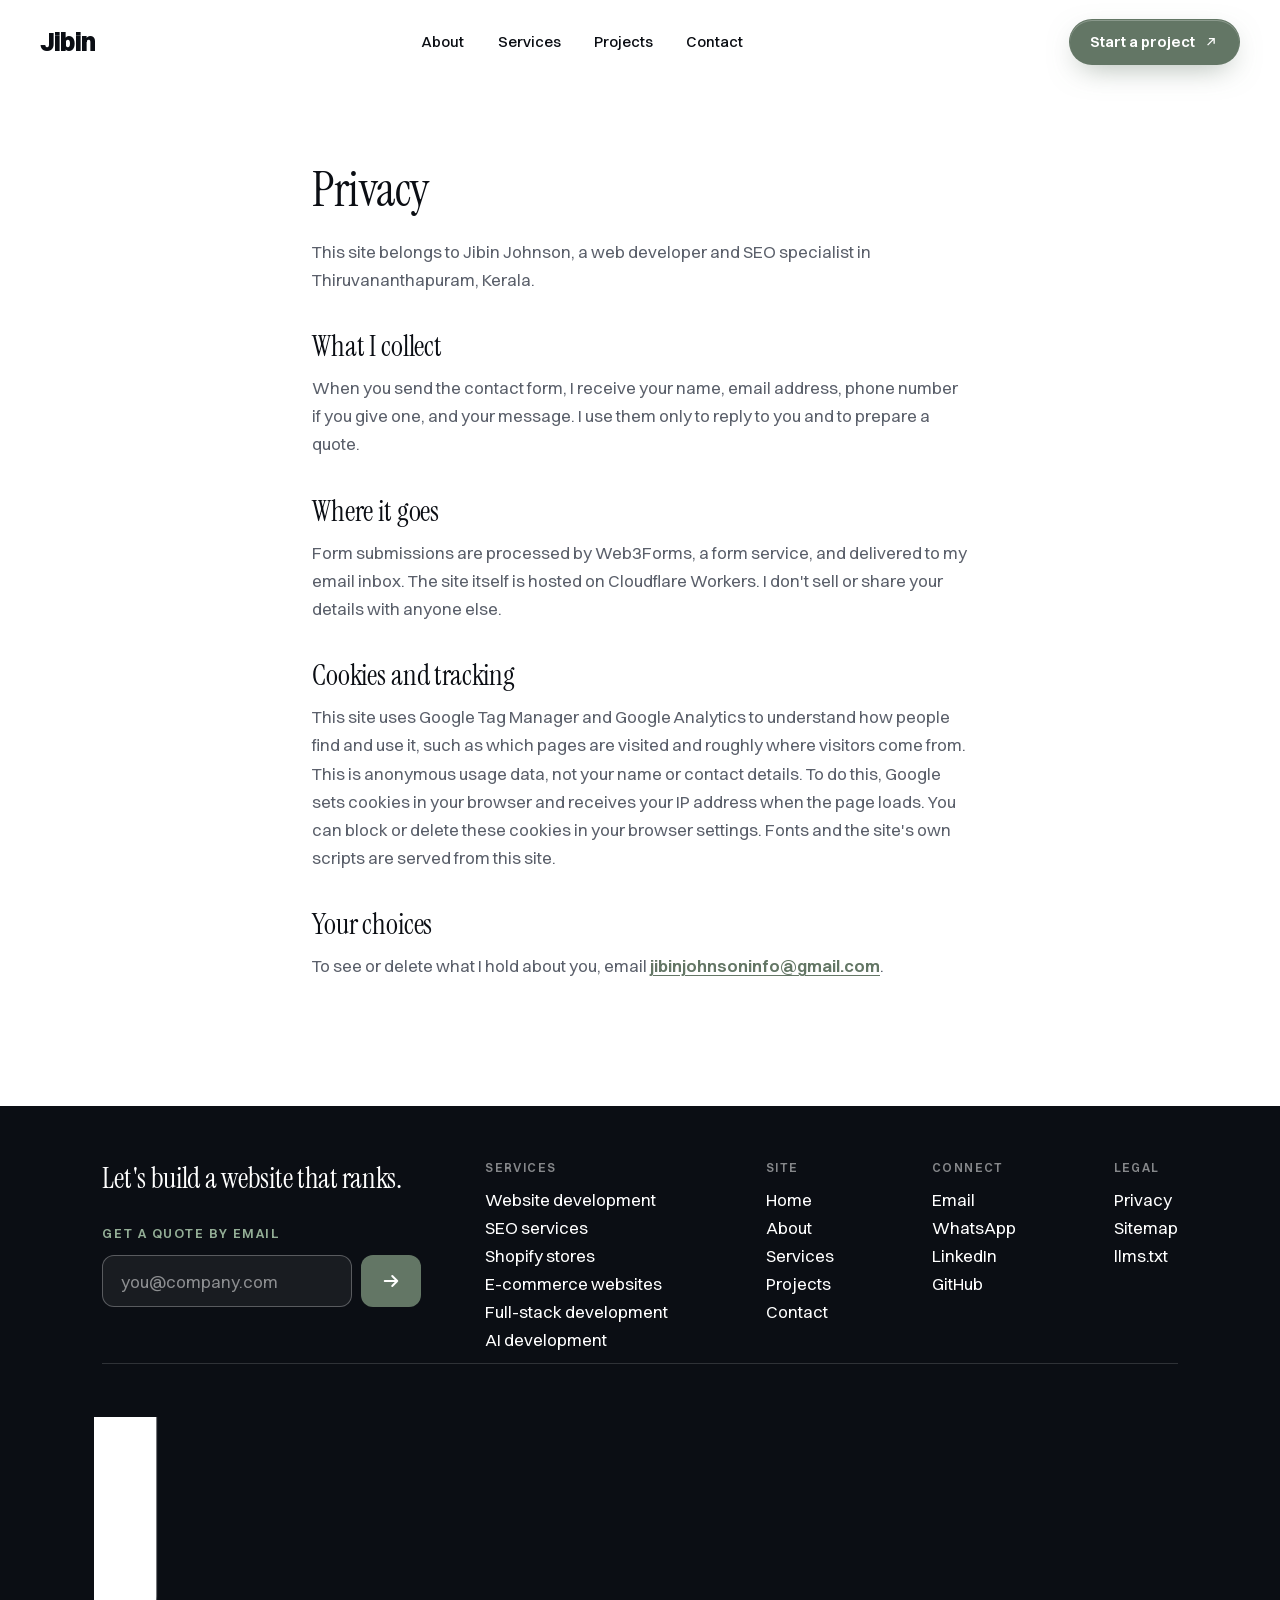
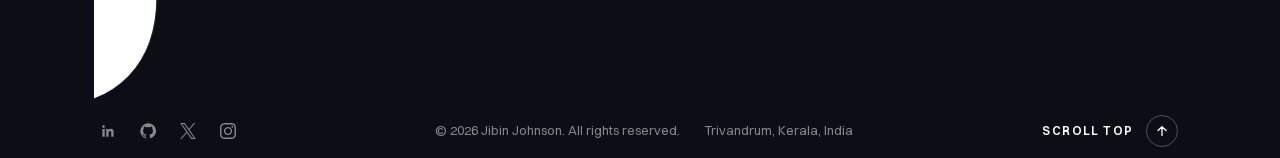
<file: privacy/index.html>
<!DOCTYPE html>
<html lang="en-IN">
<head>
<meta charset="utf-8">
<script async src="https://www.googletagmanager.com/gtm.js?id=GTM-P5QZBS27"></script>
<script>
  window.dataLayer = window.dataLayer || [];
  function gtag(){dataLayer.push(arguments);}
  gtag('js', new Date());
</script>
<meta name="viewport" content="width=device-width, initial-scale=1">
<title>Privacy | Jibin Johnson</title>
<meta name="description" content="How jibinjohnson.in handles the details you send through the contact form.">
<meta name="robots" content="index, follow, max-image-preview:large">
<link rel="canonical" href="https://jibinjohnson.in/privacy/">
<meta name="author" content="Jibin Johnson">
<meta name="theme-color" content="#FFFFFF">
<meta property="og:type" content="website">
<meta property="og:locale" content="en_IN">
<meta property="og:site_name" content="Jibin Johnson">
<meta property="og:title" content="Privacy | Jibin Johnson">
<meta property="og:description" content="How jibinjohnson.in handles the details you send through the contact form.">
<meta property="og:url" content="https://jibinjohnson.in/privacy/">
<meta property="og:image" content="https://jibinjohnson.in/assets/img/og.png?v=2">
<meta property="og:image:width" content="1200">
<meta property="og:image:height" content="630">
<meta name="twitter:card" content="summary_large_image">
<link rel="icon" href="../assets/img/favicon.svg?v=2" type="image/svg+xml">
<link rel="preload" href="../assets/fonts/Switzer-Variable.woff2" as="font" type="font/woff2" crossorigin>
<link rel="preload" href="../assets/fonts/InstrumentSerif-Regular.woff2" as="font" type="font/woff2" crossorigin>
<link rel="stylesheet" href="../assets/css/main.css?v=235">
<script>document.documentElement.className='js'</script>
<script type="application/ld+json">{"@context":"https://schema.org","@graph":[{"@type":"WebSite","@id":"https://jibinjohnson.in/#website","url":"https://jibinjohnson.in/","name":"Jibin Johnson","inLanguage":"en-IN","publisher":{"@id":"https://jibinjohnson.in/#person"}}]}</script>
</head>
<body>
<a class="skip" href="#main">Skip to content</a>
<header class="head"><div class="head-in">
<a class="brand" href="../" aria-label="Jibin Johnson, home">Jibin</a>
<nav class="nav" aria-label="Main"><a href="../about/">About</a><a href="../services/">Services</a><a href="../projects/">Projects</a><a href="../contact/">Contact</a></nav>
<a class="btn btn-fill" href="../contact/">Start a project <svg class="arrow" viewBox="0 0 24 24" fill="none" stroke="currentColor" stroke-width="2" aria-hidden="true"><path d="M7 17 17 7M9 7h8v8"/></svg></a>
<button class="burger" aria-label="Menu" aria-expanded="false" aria-controls="sheet"></button>
</div></header>
<div class="sheet" id="sheet"><a href="../">Home</a><a href="../about/">About</a><a href="../services/">Services</a><a href="../projects/">Projects</a><a href="../contact/">Contact</a></div>
<main id="main" class="sec plain-page"><div class="wrap plain"><h1>Privacy</h1>
<p>This site belongs to Jibin Johnson, a web developer and SEO specialist in Thiruvananthapuram, Kerala.</p>
<h2>What I collect</h2><p>When you send the contact form, I receive your name, email address, phone number if you give one, and your message. I use them only to reply to you and to prepare a quote.</p>
<h2>Where it goes</h2><p>Form submissions are processed by Web3Forms, a form service, and delivered to my email inbox. The site itself is hosted on Cloudflare Workers. I don't sell or share your details with anyone else.</p>
<h2>Cookies and tracking</h2><p>This site uses Google Tag Manager and Google Analytics to understand how people find and use it, such as which pages are visited and roughly where visitors come from. This is anonymous usage data, not your name or contact details. To do this, Google sets cookies in your browser and receives your IP address when the page loads. You can block or delete these cookies in your browser settings. Fonts and the site's own scripts are served from this site.</p>
<h2>Your choices</h2><p>To see or delete what I hold about you, email <a class="link" href="mailto:jibinjohnsoninfo@gmail.com">jibinjohnsoninfo@gmail.com</a>.</p></div></main>
<section class="end">
<div class="wrap">
<footer class="foot">
<div class="foot-top">
<div class="foot-cta"><p class="foot-cta-title">Let's build a website that ranks.</p><form class="foot-form" action="https://api.web3forms.com/submit" method="POST" data-sending="Sending…" data-ok="Thanks. I reply within one working day."><input type="hidden" name="access_key" value="07d4da18-8893-40cc-b59f-8156f0a84335"><input type="hidden" name="subject" value="New quote request from the jibinjohnson.in footer"><input type="hidden" name="from_name" value="jibinjohnson.in"><input type="hidden" name="message" value="Quote request from the footer form: please reply to this email address."><input type="checkbox" name="botcheck" tabindex="-1" autocomplete="off" aria-hidden="true" hidden style="display:none"><label class="foot-cta-label" for="foot-email">Get a quote by email</label><div class="foot-form-row"><input id="foot-email" type="email" name="email" required autocomplete="email" placeholder="you@company.com"><button class="foot-send" type="submit" aria-label="Send"><svg viewBox="0 0 16 16" fill="none" stroke="currentColor" stroke-width="1.6" stroke-linecap="round" stroke-linejoin="round" aria-hidden="true"><path d="M3 8h10M9 4l4 4-4 4"/></svg></button></div><p class="form-status" role="status" aria-live="polite"></p></form></div>
<div class="foot-nav">
<div><h3>Services</h3><ul><li><a href="../website-development-kerala/">Website development</a></li><li><a href="../seo-services-kerala/">SEO services</a></li><li><a href="../shopify-developer-kerala/">Shopify stores</a></li><li><a href="../ecommerce-website-development-kerala/">E-commerce websites</a></li><li><a href="../full-stack-developer-kerala/">Full-stack development</a></li><li><a href="../ai-developer-kerala/">AI development</a></li></ul></div>
<div><h3>Site</h3><ul><li><a href="../">Home</a></li><li><a href="../about/">About</a></li><li><a href="../services/">Services</a></li><li><a href="../projects/">Projects</a></li><li><a href="../contact/">Contact</a></li></ul></div>
<div><h3>Connect</h3><ul><li><a href="mailto:jibinjohnsoninfo@gmail.com">Email</a></li><li><a href="https://wa.me/917736208172?text=Hi%20Jibin%2C%20I%27d%20like%20to%20talk%20about%20a%20project." target="_blank" rel="noopener">WhatsApp</a></li><li><a href="https://www.linkedin.com/in/jibinjohnson/" target="_blank" rel="noopener">LinkedIn</a></li><li><a href="https://github.com/Jibinjohnson11" target="_blank" rel="noopener">GitHub</a></li></ul></div>
<div><h3>Legal</h3><ul><li><a href="../privacy/">Privacy</a></li><li><a href="../sitemap.xml">Sitemap</a></li><li><a href="../llms.txt">llms.txt</a></li></ul></div>
</div>
</div>
<div class="wm" role="img" aria-label="JIBIN">JIBIN</div>
<div class="legal"><ul class="social"><li><a href="https://www.linkedin.com/in/jibinjohnson/" target="_blank" rel="noopener" aria-label="LinkedIn"><svg viewBox="0 0 24 24" fill="currentColor" aria-hidden="true"><path d="M20.45 20.45h-3.56v-5.57c0-1.33-.02-3.04-1.85-3.04-1.85 0-2.14 1.45-2.14 2.94v5.67H9.35V9h3.41v1.56h.05c.48-.9 1.64-1.85 3.37-1.85 3.6 0 4.27 2.37 4.27 5.46v6.28zM5.34 7.43a2.06 2.06 0 1 1 0-4.13 2.06 2.06 0 0 1 0 4.13zM7.12 20.45H3.56V9h3.56v11.45z"/></svg></a></li><li><a href="https://github.com/Jibinjohnson11" target="_blank" rel="noopener" aria-label="GitHub"><svg viewBox="0 0 24 24" fill="currentColor" aria-hidden="true"><path d="M12 .5a11.5 11.5 0 0 0-3.64 22.41c.58.1.79-.25.79-.56v-2c-3.2.7-3.88-1.37-3.88-1.37-.52-1.33-1.28-1.69-1.28-1.69-1.04-.71.08-.7.08-.7 1.15.08 1.76 1.19 1.76 1.19 1.03 1.76 2.69 1.25 3.35.96.1-.75.4-1.25.73-1.54-2.55-.29-5.24-1.28-5.24-5.69 0-1.26.45-2.29 1.19-3.09-.12-.29-.52-1.46.11-3.05 0 0 .97-.31 3.17 1.18a11 11 0 0 1 5.77 0c2.2-1.49 3.17-1.18 3.17-1.18.63 1.59.23 2.76.11 3.05.74.8 1.19 1.83 1.19 3.09 0 4.42-2.69 5.39-5.26 5.68.41.36.78 1.06.78 2.14v3.17c0 .31.21.67.8.56A11.5 11.5 0 0 0 12 .5z"/></svg></a></li><li><a href="https://x.com/jibinjohnsonn" target="_blank" rel="noopener" aria-label="X"><svg viewBox="0 0 24 24" fill="currentColor" aria-hidden="true"><path d="M14.234 10.162 22.977 0h-2.072l-7.591 8.824L7.251 0H.258l9.168 13.343L.258 24H2.33l8.016-9.318L16.749 24h6.993zm-2.837 3.299-.929-1.329L3.076 1.56h3.182l5.965 8.532.929 1.329 7.754 11.09h-3.182z"/></svg></a></li><li><a href="https://www.instagram.com/jibinjohnson.in/" target="_blank" rel="noopener" aria-label="Instagram"><svg viewBox="0 0 24 24" fill="currentColor" aria-hidden="true"><path d="M7.0301.084c-1.2768.0602-2.1487.264-2.911.5634-.7888.3075-1.4575.72-2.1228 1.3877-.6652.6677-1.075 1.3368-1.3802 2.127-.2954.7638-.4956 1.6365-.552 2.914-.0564 1.2775-.0689 1.6882-.0626 4.947.0062 3.2586.0206 3.6671.0825 4.9473.061 1.2765.264 2.1482.5635 2.9107.308.7889.72 1.4573 1.388 2.1228.6679.6655 1.3365 1.0743 2.1285 1.38.7632.295 1.6361.4961 2.9134.552 1.2773.056 1.6884.069 4.9462.0627 3.2578-.0062 3.668-.0207 4.9478-.0814 1.28-.0607 2.147-.2652 2.9098-.5633.7889-.3086 1.4578-.72 2.1228-1.3881.665-.6682 1.0745-1.3378 1.3795-2.1284.2957-.7632.4966-1.636.552-2.9124.056-1.2809.0692-1.6898.063-4.948-.0063-3.2583-.021-3.6668-.0817-4.9465-.0607-1.2797-.264-2.1487-.5633-2.9117-.3084-.7889-.72-1.4568-1.3876-2.1228C21.2982 1.33 20.628.9208 19.8378.6165 19.074.321 18.2017.1197 16.9244.0645 15.6471.0093 15.236-.005 11.977.0014 8.718.0076 8.31.0215 7.0301.0839m.1402 21.6932c-1.17-.0509-1.8053-.2453-2.2287-.408-.5606-.216-.96-.4771-1.3819-.895-.422-.4178-.6811-.8186-.9-1.378-.1644-.4234-.3624-1.058-.4171-2.228-.0595-1.2645-.072-1.6442-.079-4.848-.007-3.2037.0053-3.583.0607-4.848.05-1.169.2456-1.805.408-2.2282.216-.5613.4762-.96.895-1.3816.4188-.4217.8184-.6814 1.3783-.9003.423-.1651 1.0575-.3614 2.227-.4171 1.2655-.06 1.6447-.072 4.848-.079 3.2033-.007 3.5835.005 4.8495.0608 1.169.0508 1.8053.2445 2.228.408.5608.216.96.4754 1.3816.895.4217.4194.6816.8176.9005 1.3787.1653.4217.3617 1.056.4169 2.2263.0602 1.2655.0739 1.645.0796 4.848.0058 3.203-.0055 3.5834-.061 4.848-.051 1.17-.245 1.8055-.408 2.2294-.216.5604-.4763.96-.8954 1.3814-.419.4215-.8181.6811-1.3783.9-.4224.1649-1.0577.3617-2.2262.4174-1.2656.0595-1.6448.072-4.8493.079-3.2045.007-3.5825-.006-4.848-.0608M16.953 5.5864A1.44 1.44 0 1 0 18.39 4.144a1.44 1.44 0 0 0-1.437 1.4424M5.8385 12.012c.0067 3.4032 2.7706 6.1557 6.173 6.1493 3.4026-.0065 6.157-2.7701 6.1506-6.1733-.0065-3.4032-2.771-6.1565-6.174-6.1498-3.403.0067-6.156 2.771-6.1496 6.1738M8 12.0077a4 4 0 1 1 4.008 3.9921A3.9996 3.9996 0 0 1 8 12.0077"/></svg></a></li></ul><p class="legal-copy"><span>© <span data-year>2026</span> Jibin Johnson. All rights reserved.</span><span>Trivandrum, Kerala, India</span></p><button class="to-top" type="button"><span>Scroll top</span><svg viewBox="0 0 16 16" fill="none" stroke="currentColor" stroke-width="1.5" stroke-linecap="round" stroke-linejoin="round" aria-hidden="true"><path d="M8 13V3M3.5 7.5 8 3l4.5 4.5"/></svg></button></div>
</footer>
</div>
</section>
<a class="wa" href="https://wa.me/917736208172?text=Hi%20Jibin%2C%20I%27d%20like%20to%20talk%20about%20a%20project." target="_blank" rel="noopener" aria-label="Chat on WhatsApp"><svg viewBox="0 0 16 16" fill="none" stroke="currentColor" stroke-width="1.4" aria-hidden="true"><path d="M8 1.5a6.5 6.5 0 0 0-5.6 9.8l-.9 3.2 3.3-.9A6.5 6.5 0 1 0 8 1.5z"/></svg></a>
<script src="../assets/js/main.js?v=46" defer></script>
<script src="../assets/js/vendor/lenis/lenis.min.js?v=1.1.20" defer></script>
<script src="../assets/js/smooth.js?v=4" defer></script>
<script src="../assets/js/footer.js?v=11" defer></script>
</body>
</html>
</file>
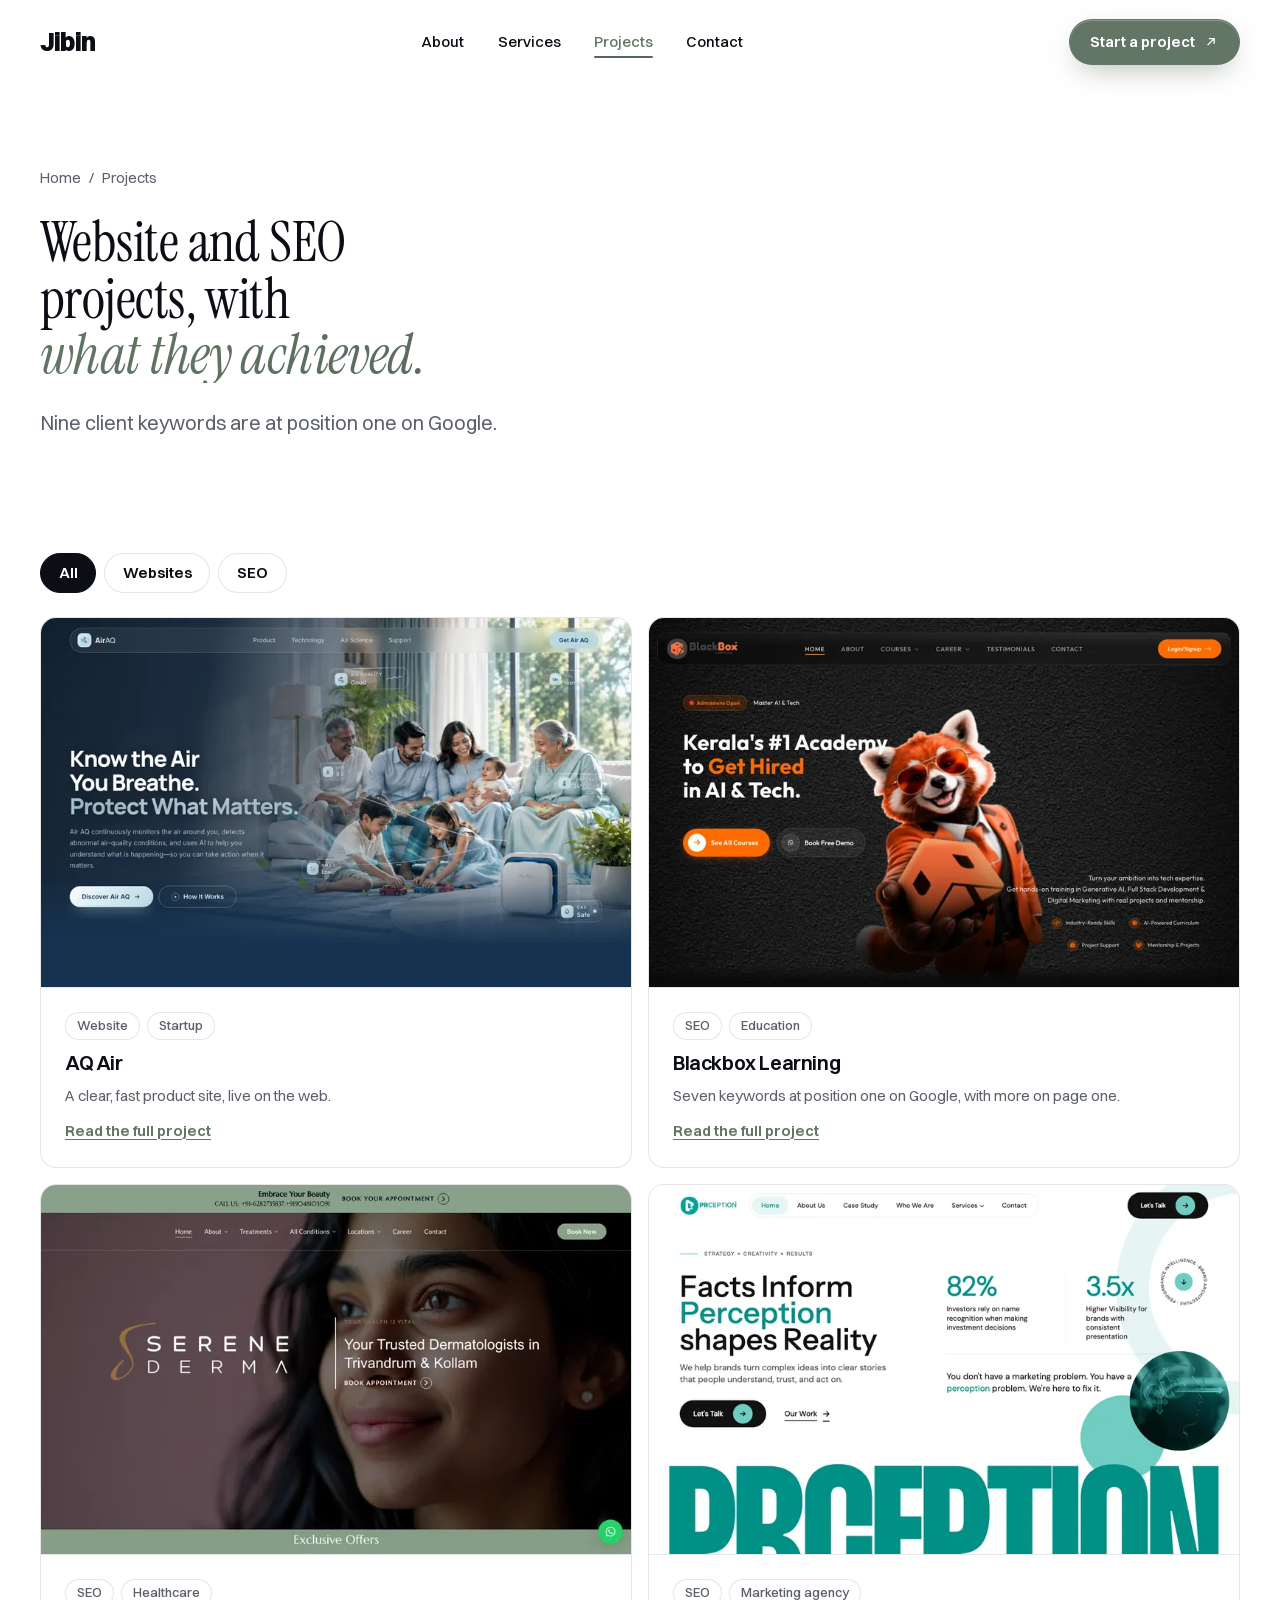
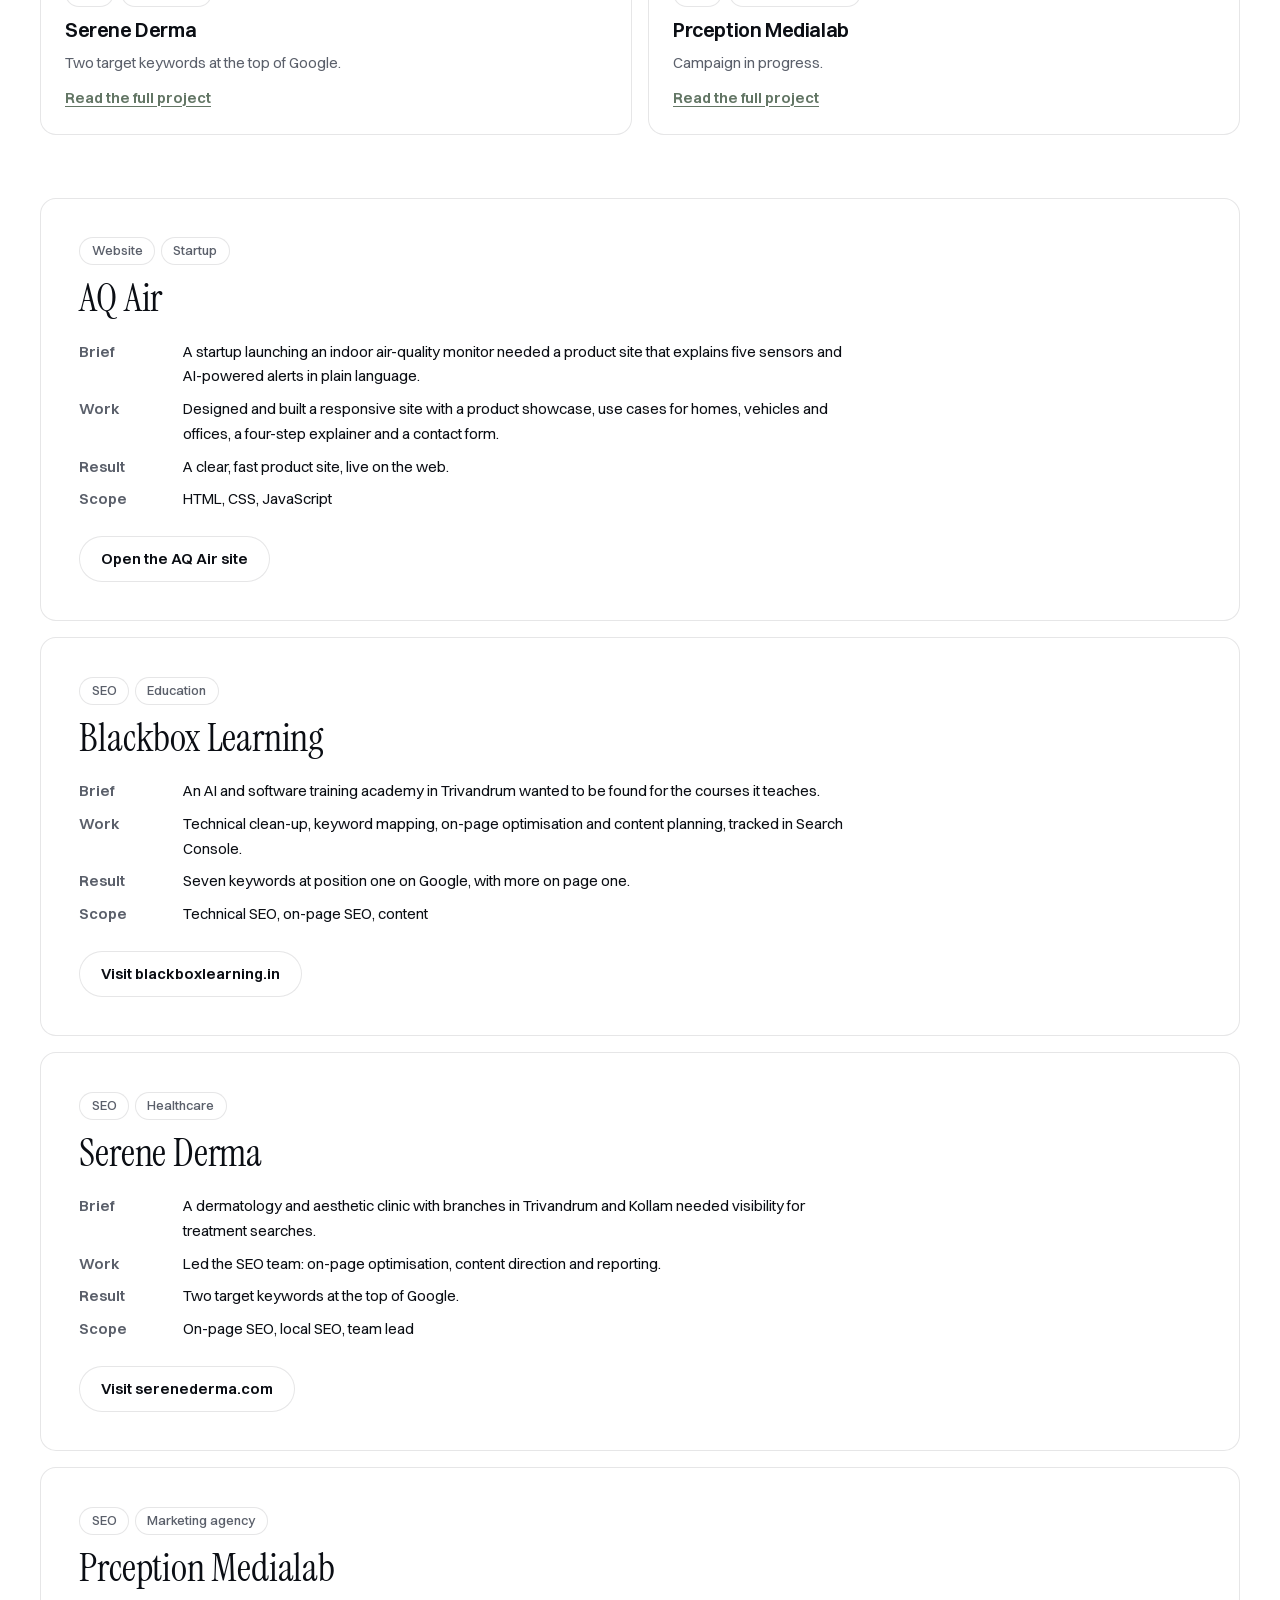
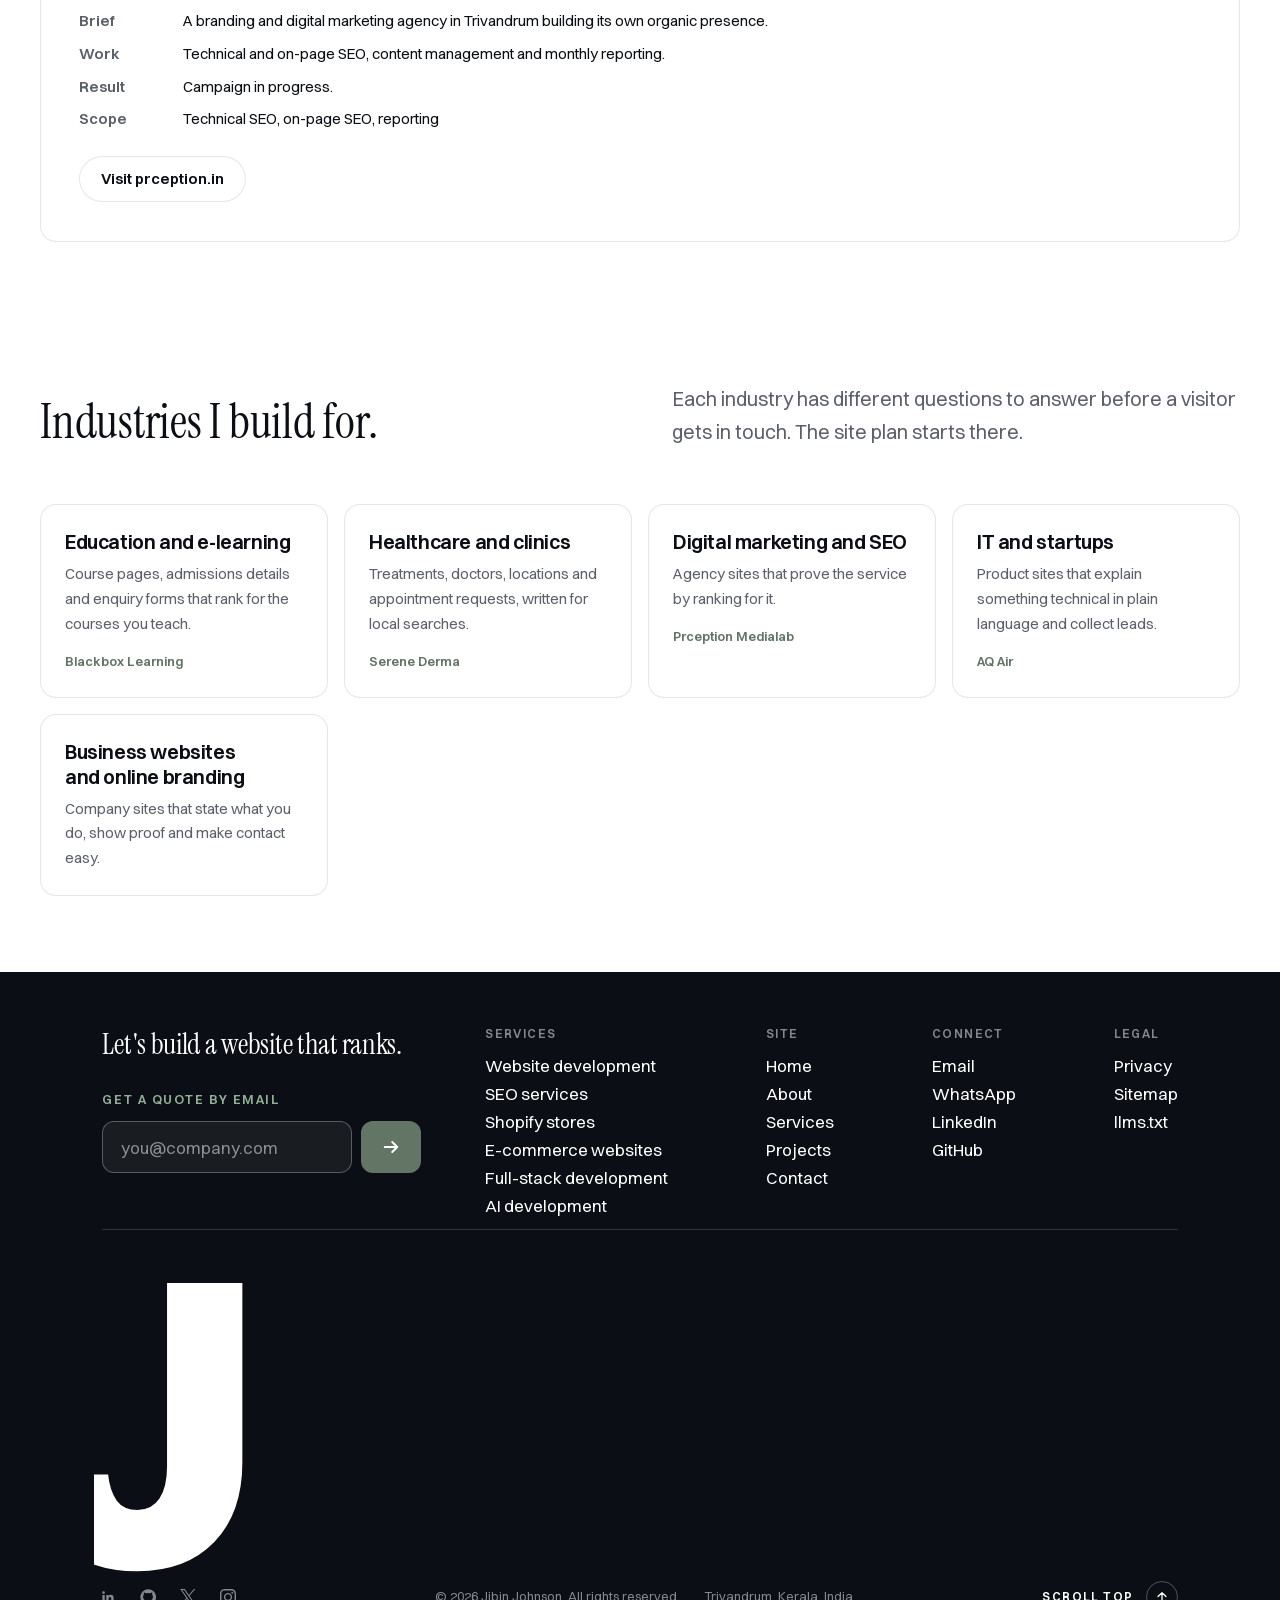
<file: projects/index.html>
<!DOCTYPE html>
<html lang="en-IN">
<head>
<meta charset="utf-8">
<script async src="https://www.googletagmanager.com/gtm.js?id=GTM-P5QZBS27"></script>
<script>
  window.dataLayer = window.dataLayer || [];
  function gtag(){dataLayer.push(arguments);}
  gtag('js', new Date());
</script>
<meta name="viewport" content="width=device-width, initial-scale=1">
<title>Website &amp; SEO Projects | Web Developer in Trivandrum</title>
<meta name="description" content="Websites built and SEO campaigns run for businesses in education, healthcare, marketing and technology, including nine keywords at position one on Google.">
<meta name="robots" content="index, follow, max-image-preview:large">
<link rel="canonical" href="https://jibinjohnson.in/projects/">
<meta name="author" content="Jibin Johnson">
<meta name="theme-color" content="#FFFFFF">
<meta property="og:type" content="website">
<meta property="og:locale" content="en_IN">
<meta property="og:site_name" content="Jibin Johnson">
<meta property="og:title" content="Website &amp; SEO Projects | Web Developer in Trivandrum">
<meta property="og:description" content="Websites built and SEO campaigns run for businesses in education, healthcare, marketing and technology, including nine keywords at position one on Google.">
<meta property="og:url" content="https://jibinjohnson.in/projects/">
<meta property="og:image" content="https://jibinjohnson.in/assets/img/og.png?v=2">
<meta property="og:image:width" content="1200">
<meta property="og:image:height" content="630">
<meta name="twitter:card" content="summary_large_image">
<link rel="icon" href="../assets/img/favicon.svg?v=2" type="image/svg+xml">
<link rel="preload" href="../assets/fonts/Switzer-Variable.woff2" as="font" type="font/woff2" crossorigin>
<link rel="preload" href="../assets/fonts/InstrumentSerif-Regular.woff2" as="font" type="font/woff2" crossorigin>
<link rel="stylesheet" href="../assets/css/main.css?v=235">
<script>document.documentElement.className='js'</script>
<script type="application/ld+json">{"@context":"https://schema.org","@graph":[{"@type":"WebSite","@id":"https://jibinjohnson.in/#website","url":"https://jibinjohnson.in/","name":"Jibin Johnson","inLanguage":"en-IN","publisher":{"@id":"https://jibinjohnson.in/#person"}},{"@type":"Person","@id":"https://jibinjohnson.in/#person","name":"Jibin Johnson","url":"https://jibinjohnson.in/","image":"https://jibinjohnson.in/assets/img/about-portrait.webp","jobTitle":"Web Developer and SEO Specialist","email":"jibinjohnsoninfo@gmail.com","telephone":"+917736208172","address":{"@type":"PostalAddress","addressLocality":"Thiruvananthapuram","addressRegion":"Kerala","addressCountry":"IN"},"alumniOf":[{"@type":"CollegeOrUniversity","name":"University of Madras"},{"@type":"EducationalOrganization","name":"Edure"}],"knowsAbout":["Web development","Search engine optimisation","Shopify","E-commerce development","Python","Django","Full-stack development","Artificial intelligence"],"sameAs":["https://www.linkedin.com/in/jibinjohnson/","https://github.com/Jibinjohnson11","https://x.com/jibinjohnsonn","https://www.instagram.com/jibinjohnson.in/"]},{"@type":"CollectionPage","@id":"https://jibinjohnson.in/projects/#webpage","url":"https://jibinjohnson.in/projects/","name":"Website & SEO Projects | Web Developer in Trivandrum","description":"Websites built and SEO campaigns run for businesses in education, healthcare, marketing and technology, including nine keywords at position one on Google.","isPartOf":{"@id":"https://jibinjohnson.in/#website"},"inLanguage":"en-IN"},{"@type":"BreadcrumbList","itemListElement":[{"@type":"ListItem","position":1,"name":"Home","item":"https://jibinjohnson.in/"},{"@type":"ListItem","position":2,"name":"Projects","item":"https://jibinjohnson.in/projects/"}]}]}</script>
</head>
<body>
<a class="skip" href="#main">Skip to content</a>
<header class="head"><div class="head-in">
<a class="brand" href="../" aria-label="Jibin Johnson, home">Jibin</a>
<nav class="nav" aria-label="Main"><a href="../about/">About</a><a href="../services/">Services</a><a href="../projects/" aria-current="page">Projects</a><a href="../contact/">Contact</a></nav>
<a class="btn btn-fill" href="../contact/">Start a project <svg class="arrow" viewBox="0 0 24 24" fill="none" stroke="currentColor" stroke-width="2" aria-hidden="true"><path d="M7 17 17 7M9 7h8v8"/></svg></a>
<button class="burger" aria-label="Menu" aria-expanded="false" aria-controls="sheet"></button>
</div></header>
<div class="sheet" id="sheet"><a href="../">Home</a><a href="../about/">About</a><a href="../services/">Services</a><a href="../projects/" aria-current="page">Projects</a><a href="../contact/">Contact</a></div>
<main id="main">
<section class="hero sub"><div class="wrap">
<nav class="crumb" aria-label="Breadcrumb"><a href="../">Home</a><span>/</span><span aria-current="page">Projects</span></nav>
<h1><span class="ln"><span>Website and SEO</span></span> <span class="ln"><span>projects, with</span></span> <span class="ln it"><span>what they achieved.</span></span></h1>
<div class="hero-sub"><p class="lede">Nine client keywords are at position one on Google.</p></div>
</div></section>
<section class="sec alt"><div class="wrap"><h2 class="sr">Projects at a glance</h2><div class="filters" role="group" aria-label="Filter projects"><button type="button" data-filter="all" aria-pressed="true">All</button><button type="button" data-filter="website" aria-pressed="false">Websites</button><button type="button" data-filter="seo" aria-pressed="false">SEO</button></div><div class="filter-scope"><div class="pgrid"><article class="pcard" data-type="website"><img src="../assets/img/shot-aq-air-800.webp" srcset="../assets/img/shot-aq-air-480.webp 480w, ../assets/img/shot-aq-air-800.webp 800w" sizes="(max-width: 600px) 100vw, (max-width: 1280px) 50vw, 592px" width="800" height="500" fetchpriority="high" alt="Home page of the AQ Air website"><div class="pcard-body"><div class="case-meta"><span class="tag">Website</span><span class="tag">Startup</span></div><h3>AQ Air</h3><p>A clear, fast product site, live on the web.</p><a class="link more-link" href="#aq-air" aria-label="Read the full project: AQ Air">Read the full project</a></div></article><article class="pcard" data-type="seo"><img src="../assets/img/shot-blackbox-learning-800.webp" srcset="../assets/img/shot-blackbox-learning-480.webp 480w, ../assets/img/shot-blackbox-learning-800.webp 800w" sizes="(max-width: 600px) 100vw, (max-width: 1280px) 50vw, 592px" width="800" height="500" loading="lazy" alt="Home page of the Blackbox Learning website"><div class="pcard-body"><div class="case-meta"><span class="tag">SEO</span><span class="tag">Education</span></div><h3>Blackbox Learning</h3><p>Seven keywords at position one on Google, with more on page one.</p><a class="link more-link" href="#blackbox-learning" aria-label="Read the full project: Blackbox Learning">Read the full project</a></div></article><article class="pcard" data-type="seo"><img src="../assets/img/shot-serene-derma-800.webp" srcset="../assets/img/shot-serene-derma-480.webp 480w, ../assets/img/shot-serene-derma-800.webp 800w" sizes="(max-width: 600px) 100vw, (max-width: 1280px) 50vw, 592px" width="800" height="500" loading="lazy" alt="Home page of the Serene Derma website"><div class="pcard-body"><div class="case-meta"><span class="tag">SEO</span><span class="tag">Healthcare</span></div><h3>Serene Derma</h3><p>Two target keywords at the top of Google.</p><a class="link more-link" href="#serene-derma" aria-label="Read the full project: Serene Derma">Read the full project</a></div></article><article class="pcard" data-type="seo"><img src="../assets/img/shot-prception-800.webp" srcset="../assets/img/shot-prception-480.webp 480w, ../assets/img/shot-prception-800.webp 800w" sizes="(max-width: 600px) 100vw, (max-width: 1280px) 50vw, 592px" width="800" height="500" loading="lazy" alt="Home page of the Prception Medialab website"><div class="pcard-body"><div class="case-meta"><span class="tag">SEO</span><span class="tag">Marketing agency</span></div><h3>Prception Medialab</h3><p>Campaign in progress.</p><a class="link more-link" href="#prception-medialab" aria-label="Read the full project: Prception Medialab">Read the full project</a></div></article></div><article class="proj" id="aq-air" data-type="website"><div><div class="case-meta"><span class="tag">Website</span><span class="tag">Startup</span></div><h2>AQ Air</h2><dl><dt>Brief</dt><dd>A startup launching an indoor air-quality monitor needed a product site that explains five sensors and AI-powered alerts in plain language.</dd><dt>Work</dt><dd>Designed and built a responsive site with a product showcase, use cases for homes, vehicles and offices, a four-step explainer and a contact form.</dd><dt>Result</dt><dd>A clear, fast product site, live on the web.</dd><dt>Scope</dt><dd>HTML, CSS, JavaScript</dd></dl><a class="btn btn-line" href="https://jibinjohnson11.github.io/AQAir/" target="_blank" rel="noopener">Open the AQ Air site</a></div></article><article class="proj" id="blackbox-learning" data-type="seo"><div><div class="case-meta"><span class="tag">SEO</span><span class="tag">Education</span></div><h2>Blackbox Learning</h2><dl><dt>Brief</dt><dd>An AI and software training academy in Trivandrum wanted to be found for the courses it teaches.</dd><dt>Work</dt><dd>Technical clean-up, keyword mapping, on-page optimisation and content planning, tracked in Search Console.</dd><dt>Result</dt><dd>Seven keywords at position one on Google, with more on page one.</dd><dt>Scope</dt><dd>Technical SEO, on-page SEO, content</dd></dl><a class="btn btn-line" href="https://blackboxlearning.in/" target="_blank" rel="noopener">Visit blackboxlearning.in</a></div></article><article class="proj" id="serene-derma" data-type="seo"><div><div class="case-meta"><span class="tag">SEO</span><span class="tag">Healthcare</span></div><h2>Serene Derma</h2><dl><dt>Brief</dt><dd>A dermatology and aesthetic clinic with branches in Trivandrum and Kollam needed visibility for treatment searches.</dd><dt>Work</dt><dd>Led the SEO team: on-page optimisation, content direction and reporting.</dd><dt>Result</dt><dd>Two target keywords at the top of Google.</dd><dt>Scope</dt><dd>On-page SEO, local SEO, team lead</dd></dl><a class="btn btn-line" href="https://serenederma.com/" target="_blank" rel="noopener">Visit serenederma.com</a></div></article><article class="proj" id="prception-medialab" data-type="seo"><div><div class="case-meta"><span class="tag">SEO</span><span class="tag">Marketing agency</span></div><h2>Prception Medialab</h2><dl><dt>Brief</dt><dd>A branding and digital marketing agency in Trivandrum building its own organic presence.</dd><dt>Work</dt><dd>Technical and on-page SEO, content management and monthly reporting.</dd><dt>Result</dt><dd>Campaign in progress.</dd><dt>Scope</dt><dd>Technical SEO, on-page SEO, reporting</dd></dl><a class="btn btn-line" href="https://prception.in/" target="_blank" rel="noopener">Visit prception.in</a></div></article></div></div></section>
<section class="sec"><div class="wrap"><div class="sec-head"><h2>Industries I build for.</h2><p class="lede">Each industry has different questions to answer before a visitor gets in touch. The site plan starts there.</p></div><ul class="ind"><li><h3>Education and e-learning</h3><p>Course pages, admissions details and enquiry forms that rank for the courses you teach.</p><small>Blackbox Learning</small></li><li><h3>Healthcare and clinics</h3><p>Treatments, doctors, locations and appointment requests, written for local searches.</p><small>Serene Derma</small></li><li><h3>Digital marketing and SEO</h3><p>Agency sites that prove the service by ranking for it.</p><small>Prception Medialab</small></li><li><h3>IT and startups</h3><p>Product sites that explain something technical in plain language and collect leads.</p><small>AQ Air</small></li><li><h3>Business websites and online branding</h3><p>Company sites that state what you do, show proof and make contact easy.</p></li></ul></div></section>
</main>
<section class="end">
<div class="wrap">
<footer class="foot">
<div class="foot-top">
<div class="foot-cta"><p class="foot-cta-title">Let's build a website that ranks.</p><form class="foot-form" action="https://api.web3forms.com/submit" method="POST" data-sending="Sending…" data-ok="Thanks. I reply within one working day."><input type="hidden" name="access_key" value="07d4da18-8893-40cc-b59f-8156f0a84335"><input type="hidden" name="subject" value="New quote request from the jibinjohnson.in footer"><input type="hidden" name="from_name" value="jibinjohnson.in"><input type="hidden" name="message" value="Quote request from the footer form: please reply to this email address."><input type="checkbox" name="botcheck" tabindex="-1" autocomplete="off" aria-hidden="true" hidden style="display:none"><label class="foot-cta-label" for="foot-email">Get a quote by email</label><div class="foot-form-row"><input id="foot-email" type="email" name="email" required autocomplete="email" placeholder="you@company.com"><button class="foot-send" type="submit" aria-label="Send"><svg viewBox="0 0 16 16" fill="none" stroke="currentColor" stroke-width="1.6" stroke-linecap="round" stroke-linejoin="round" aria-hidden="true"><path d="M3 8h10M9 4l4 4-4 4"/></svg></button></div><p class="form-status" role="status" aria-live="polite"></p></form></div>
<div class="foot-nav">
<div><h3>Services</h3><ul><li><a href="../website-development-kerala/">Website development</a></li><li><a href="../seo-services-kerala/">SEO services</a></li><li><a href="../shopify-developer-kerala/">Shopify stores</a></li><li><a href="../ecommerce-website-development-kerala/">E-commerce websites</a></li><li><a href="../full-stack-developer-kerala/">Full-stack development</a></li><li><a href="../ai-developer-kerala/">AI development</a></li></ul></div>
<div><h3>Site</h3><ul><li><a href="../">Home</a></li><li><a href="../about/">About</a></li><li><a href="../services/">Services</a></li><li><a href="../projects/">Projects</a></li><li><a href="../contact/">Contact</a></li></ul></div>
<div><h3>Connect</h3><ul><li><a href="mailto:jibinjohnsoninfo@gmail.com">Email</a></li><li><a href="https://wa.me/917736208172?text=Hi%20Jibin%2C%20I%27d%20like%20to%20talk%20about%20a%20project." target="_blank" rel="noopener">WhatsApp</a></li><li><a href="https://www.linkedin.com/in/jibinjohnson/" target="_blank" rel="noopener">LinkedIn</a></li><li><a href="https://github.com/Jibinjohnson11" target="_blank" rel="noopener">GitHub</a></li></ul></div>
<div><h3>Legal</h3><ul><li><a href="../privacy/">Privacy</a></li><li><a href="../sitemap.xml">Sitemap</a></li><li><a href="../llms.txt">llms.txt</a></li></ul></div>
</div>
</div>
<div class="wm" role="img" aria-label="JIBIN">JIBIN</div>
<div class="legal"><ul class="social"><li><a href="https://www.linkedin.com/in/jibinjohnson/" target="_blank" rel="noopener" aria-label="LinkedIn"><svg viewBox="0 0 24 24" fill="currentColor" aria-hidden="true"><path d="M20.45 20.45h-3.56v-5.57c0-1.33-.02-3.04-1.85-3.04-1.85 0-2.14 1.45-2.14 2.94v5.67H9.35V9h3.41v1.56h.05c.48-.9 1.64-1.85 3.37-1.85 3.6 0 4.27 2.37 4.27 5.46v6.28zM5.34 7.43a2.06 2.06 0 1 1 0-4.13 2.06 2.06 0 0 1 0 4.13zM7.12 20.45H3.56V9h3.56v11.45z"/></svg></a></li><li><a href="https://github.com/Jibinjohnson11" target="_blank" rel="noopener" aria-label="GitHub"><svg viewBox="0 0 24 24" fill="currentColor" aria-hidden="true"><path d="M12 .5a11.5 11.5 0 0 0-3.64 22.41c.58.1.79-.25.79-.56v-2c-3.2.7-3.88-1.37-3.88-1.37-.52-1.33-1.28-1.69-1.28-1.69-1.04-.71.08-.7.08-.7 1.15.08 1.76 1.19 1.76 1.19 1.03 1.76 2.69 1.25 3.35.96.1-.75.4-1.25.73-1.54-2.55-.29-5.24-1.28-5.24-5.69 0-1.26.45-2.29 1.19-3.09-.12-.29-.52-1.46.11-3.05 0 0 .97-.31 3.17 1.18a11 11 0 0 1 5.77 0c2.2-1.49 3.17-1.18 3.17-1.18.63 1.59.23 2.76.11 3.05.74.8 1.19 1.83 1.19 3.09 0 4.42-2.69 5.39-5.26 5.68.41.36.78 1.06.78 2.14v3.17c0 .31.21.67.8.56A11.5 11.5 0 0 0 12 .5z"/></svg></a></li><li><a href="https://x.com/jibinjohnsonn" target="_blank" rel="noopener" aria-label="X"><svg viewBox="0 0 24 24" fill="currentColor" aria-hidden="true"><path d="M14.234 10.162 22.977 0h-2.072l-7.591 8.824L7.251 0H.258l9.168 13.343L.258 24H2.33l8.016-9.318L16.749 24h6.993zm-2.837 3.299-.929-1.329L3.076 1.56h3.182l5.965 8.532.929 1.329 7.754 11.09h-3.182z"/></svg></a></li><li><a href="https://www.instagram.com/jibinjohnson.in/" target="_blank" rel="noopener" aria-label="Instagram"><svg viewBox="0 0 24 24" fill="currentColor" aria-hidden="true"><path d="M7.0301.084c-1.2768.0602-2.1487.264-2.911.5634-.7888.3075-1.4575.72-2.1228 1.3877-.6652.6677-1.075 1.3368-1.3802 2.127-.2954.7638-.4956 1.6365-.552 2.914-.0564 1.2775-.0689 1.6882-.0626 4.947.0062 3.2586.0206 3.6671.0825 4.9473.061 1.2765.264 2.1482.5635 2.9107.308.7889.72 1.4573 1.388 2.1228.6679.6655 1.3365 1.0743 2.1285 1.38.7632.295 1.6361.4961 2.9134.552 1.2773.056 1.6884.069 4.9462.0627 3.2578-.0062 3.668-.0207 4.9478-.0814 1.28-.0607 2.147-.2652 2.9098-.5633.7889-.3086 1.4578-.72 2.1228-1.3881.665-.6682 1.0745-1.3378 1.3795-2.1284.2957-.7632.4966-1.636.552-2.9124.056-1.2809.0692-1.6898.063-4.948-.0063-3.2583-.021-3.6668-.0817-4.9465-.0607-1.2797-.264-2.1487-.5633-2.9117-.3084-.7889-.72-1.4568-1.3876-2.1228C21.2982 1.33 20.628.9208 19.8378.6165 19.074.321 18.2017.1197 16.9244.0645 15.6471.0093 15.236-.005 11.977.0014 8.718.0076 8.31.0215 7.0301.0839m.1402 21.6932c-1.17-.0509-1.8053-.2453-2.2287-.408-.5606-.216-.96-.4771-1.3819-.895-.422-.4178-.6811-.8186-.9-1.378-.1644-.4234-.3624-1.058-.4171-2.228-.0595-1.2645-.072-1.6442-.079-4.848-.007-3.2037.0053-3.583.0607-4.848.05-1.169.2456-1.805.408-2.2282.216-.5613.4762-.96.895-1.3816.4188-.4217.8184-.6814 1.3783-.9003.423-.1651 1.0575-.3614 2.227-.4171 1.2655-.06 1.6447-.072 4.848-.079 3.2033-.007 3.5835.005 4.8495.0608 1.169.0508 1.8053.2445 2.228.408.5608.216.96.4754 1.3816.895.4217.4194.6816.8176.9005 1.3787.1653.4217.3617 1.056.4169 2.2263.0602 1.2655.0739 1.645.0796 4.848.0058 3.203-.0055 3.5834-.061 4.848-.051 1.17-.245 1.8055-.408 2.2294-.216.5604-.4763.96-.8954 1.3814-.419.4215-.8181.6811-1.3783.9-.4224.1649-1.0577.3617-2.2262.4174-1.2656.0595-1.6448.072-4.8493.079-3.2045.007-3.5825-.006-4.848-.0608M16.953 5.5864A1.44 1.44 0 1 0 18.39 4.144a1.44 1.44 0 0 0-1.437 1.4424M5.8385 12.012c.0067 3.4032 2.7706 6.1557 6.173 6.1493 3.4026-.0065 6.157-2.7701 6.1506-6.1733-.0065-3.4032-2.771-6.1565-6.174-6.1498-3.403.0067-6.156 2.771-6.1496 6.1738M8 12.0077a4 4 0 1 1 4.008 3.9921A3.9996 3.9996 0 0 1 8 12.0077"/></svg></a></li></ul><p class="legal-copy"><span>© <span data-year>2026</span> Jibin Johnson. All rights reserved.</span><span>Trivandrum, Kerala, India</span></p><button class="to-top" type="button"><span>Scroll top</span><svg viewBox="0 0 16 16" fill="none" stroke="currentColor" stroke-width="1.5" stroke-linecap="round" stroke-linejoin="round" aria-hidden="true"><path d="M8 13V3M3.5 7.5 8 3l4.5 4.5"/></svg></button></div>
</footer>
</div>
</section>
<a class="wa" href="https://wa.me/917736208172?text=Hi%20Jibin%2C%20I%27d%20like%20to%20talk%20about%20a%20project." target="_blank" rel="noopener" aria-label="Chat on WhatsApp"><svg viewBox="0 0 16 16" fill="none" stroke="currentColor" stroke-width="1.4" aria-hidden="true"><path d="M8 1.5a6.5 6.5 0 0 0-5.6 9.8l-.9 3.2 3.3-.9A6.5 6.5 0 1 0 8 1.5z"/></svg></a>
<script src="../assets/js/main.js?v=46" defer></script>
<script src="../assets/js/vendor/lenis/lenis.min.js?v=1.1.20" defer></script>
<script src="../assets/js/smooth.js?v=4" defer></script>
<script src="../assets/js/footer.js?v=11" defer></script>
</body>
</html>
</file>
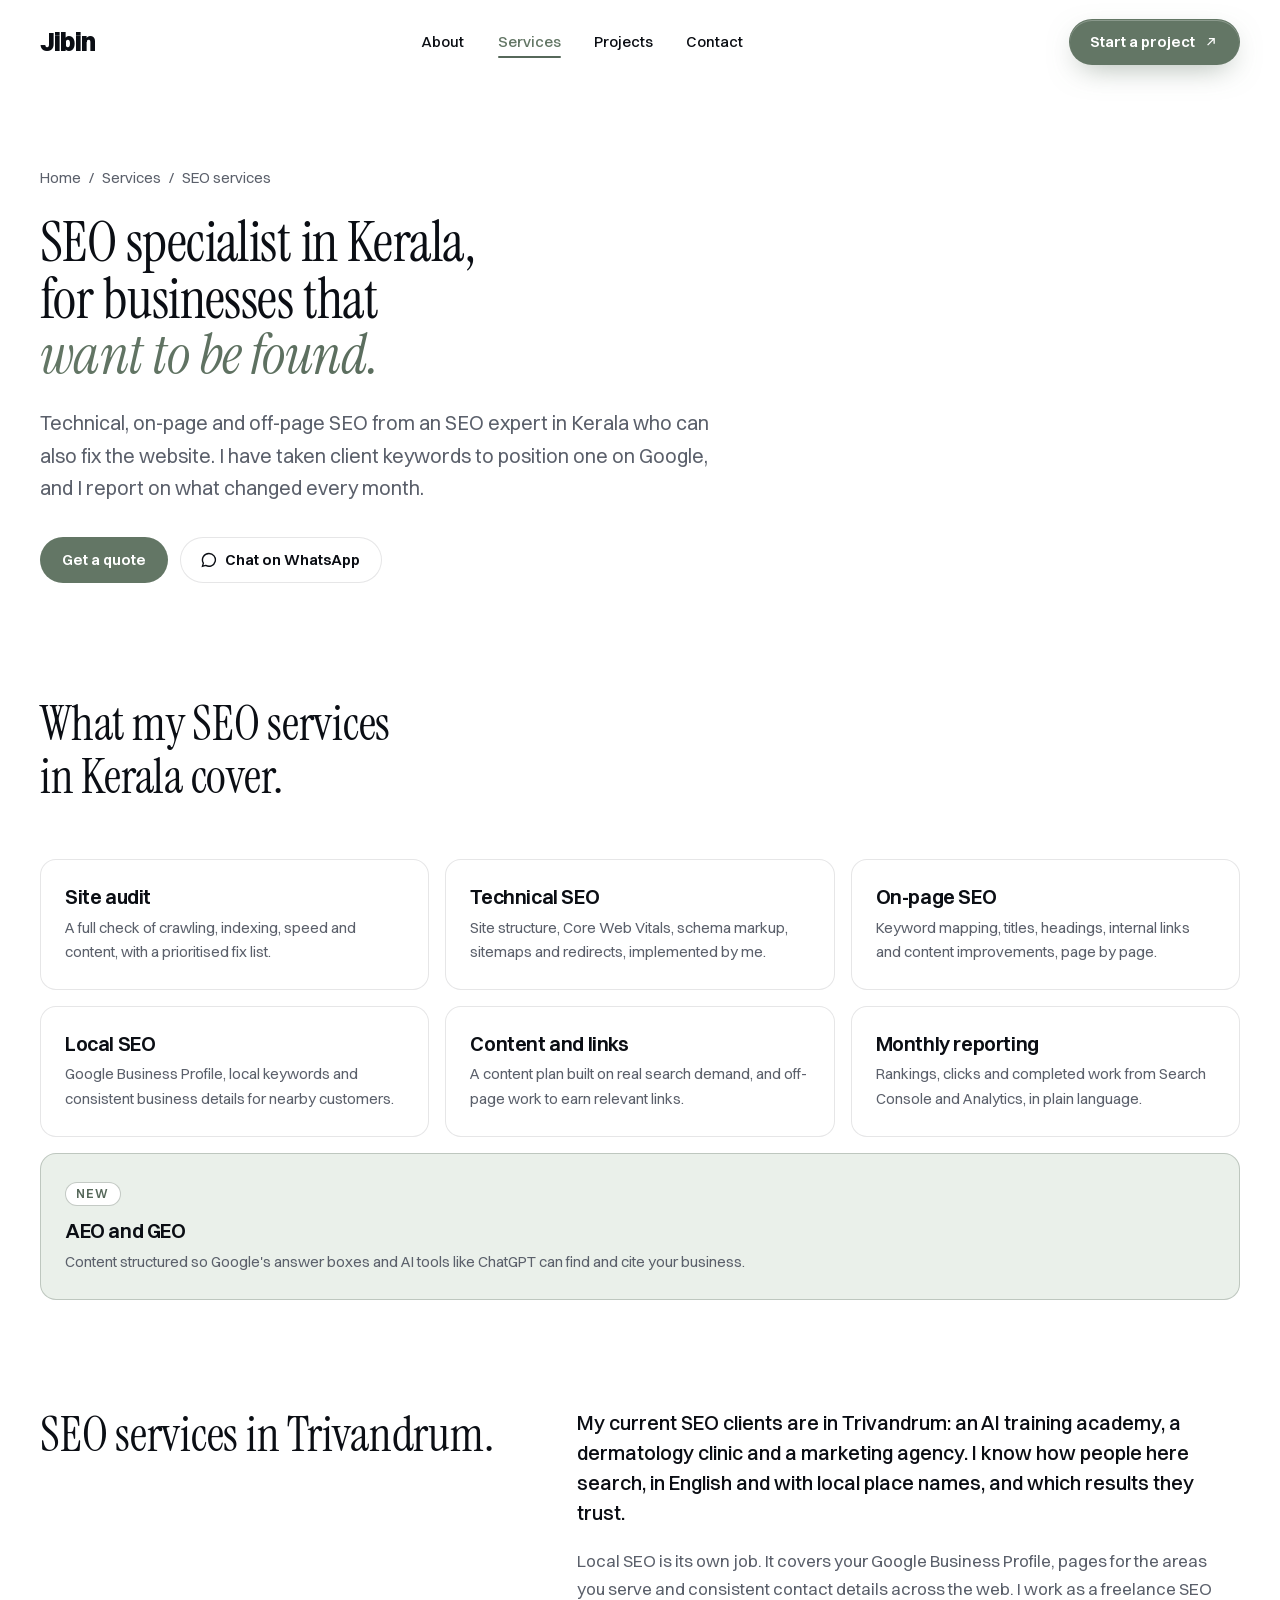
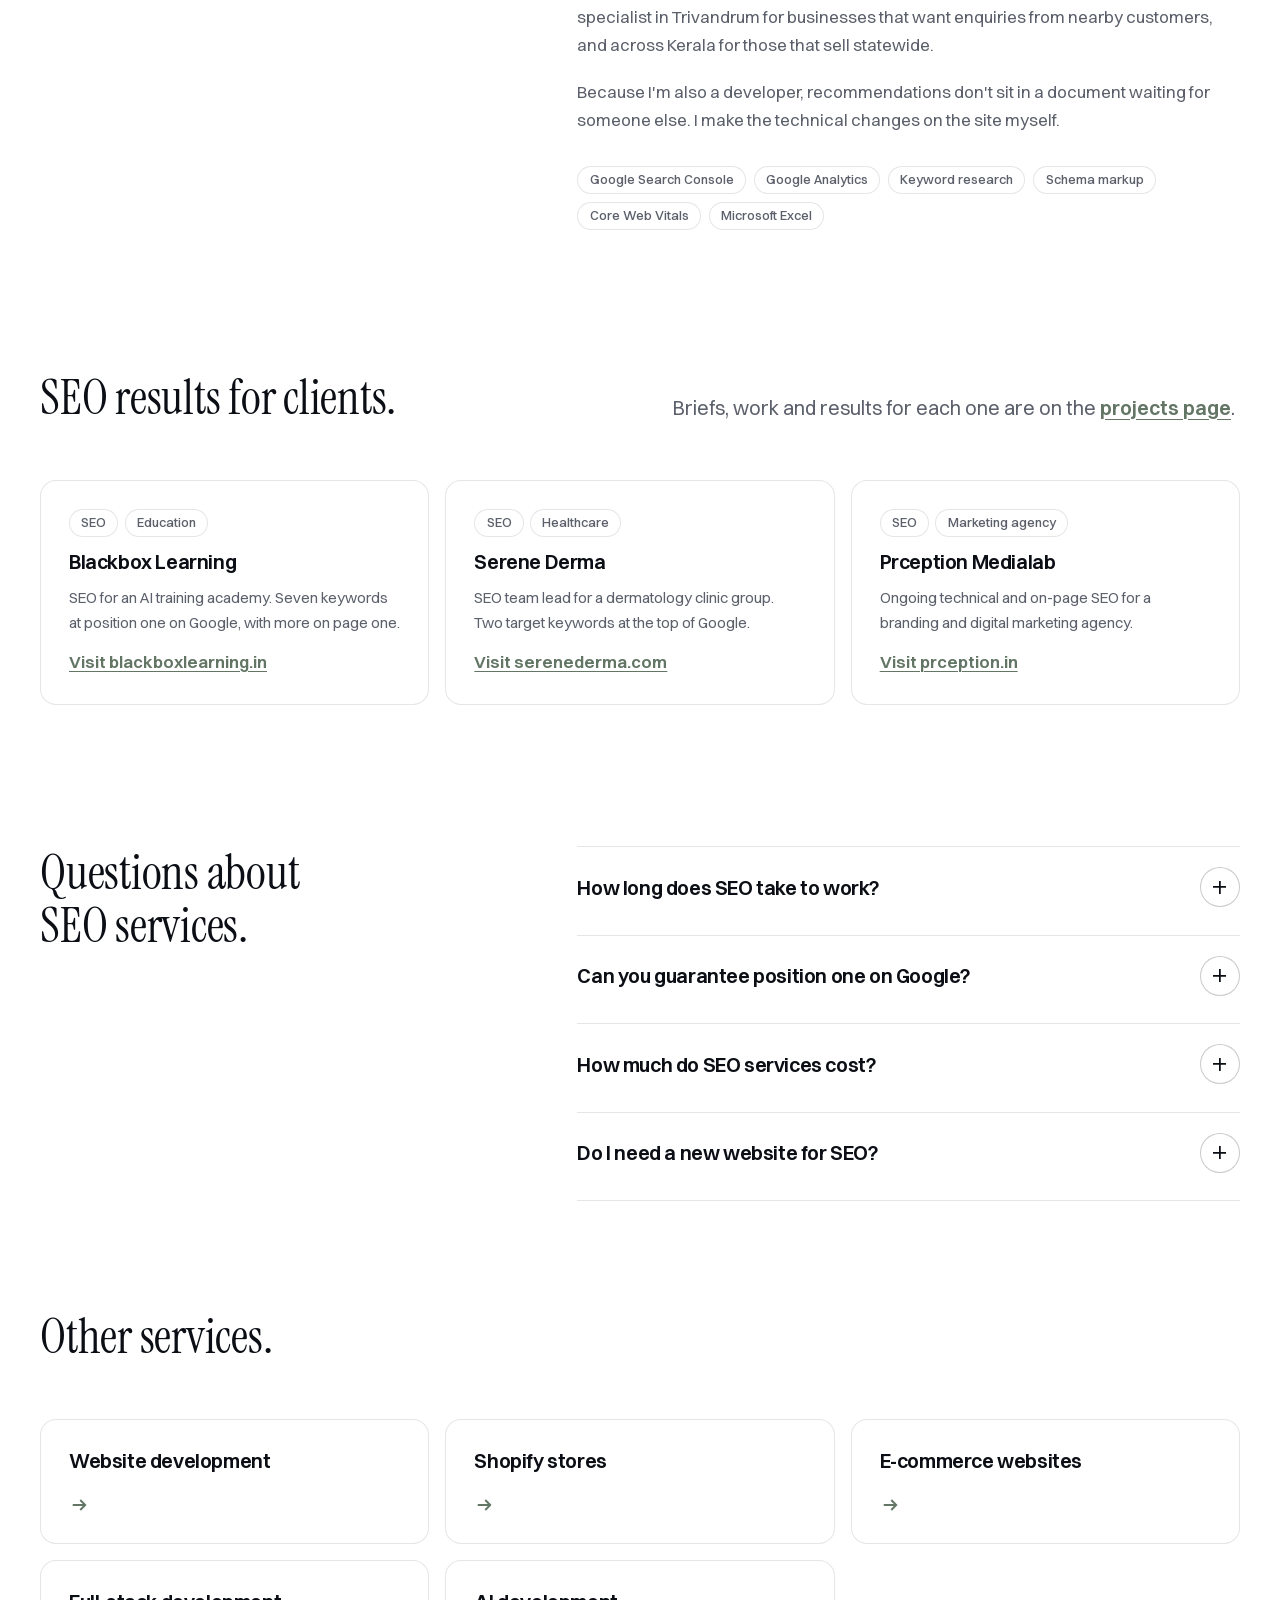
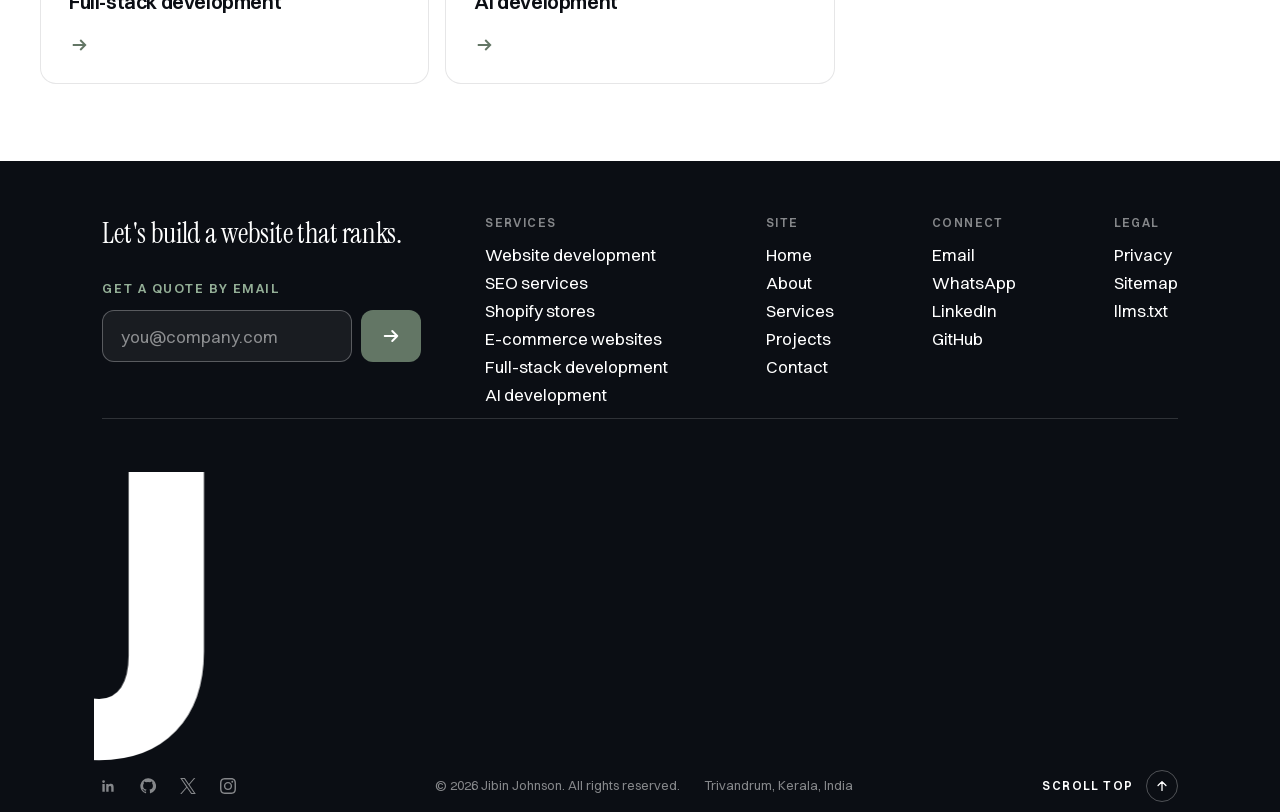
<file: seo-services-kerala/index.html>
<!DOCTYPE html>
<html lang="en-IN">
<head>
<meta charset="utf-8">
<script async src="https://www.googletagmanager.com/gtm.js?id=GTM-P5QZBS27"></script>
<script>
  window.dataLayer = window.dataLayer || [];
  function gtag(){dataLayer.push(arguments);}
  gtag('js', new Date());
</script>
<meta name="viewport" content="width=device-width, initial-scale=1">
<title>SEO Specialist in Kerala | SEO Services in Trivandrum</title>
<meta name="description" content="Freelance SEO specialist in Kerala offering technical, on-page and local SEO services in Trivandrum, with position-one rankings and monthly reports.">
<meta name="robots" content="index, follow, max-image-preview:large">
<link rel="canonical" href="https://jibinjohnson.in/seo-services-kerala/">
<meta name="author" content="Jibin Johnson">
<meta name="theme-color" content="#FFFFFF">
<meta property="og:type" content="website">
<meta property="og:locale" content="en_IN">
<meta property="og:site_name" content="Jibin Johnson">
<meta property="og:title" content="SEO Specialist in Kerala | SEO Services in Trivandrum">
<meta property="og:description" content="Freelance SEO specialist in Kerala offering technical, on-page and local SEO services in Trivandrum, with position-one rankings and monthly reports.">
<meta property="og:url" content="https://jibinjohnson.in/seo-services-kerala/">
<meta property="og:image" content="https://jibinjohnson.in/assets/img/og.png?v=2">
<meta property="og:image:width" content="1200">
<meta property="og:image:height" content="630">
<meta name="twitter:card" content="summary_large_image">
<link rel="icon" href="../assets/img/favicon.svg?v=2" type="image/svg+xml">
<link rel="preload" href="../assets/fonts/Switzer-Variable.woff2" as="font" type="font/woff2" crossorigin>
<link rel="preload" href="../assets/fonts/InstrumentSerif-Regular.woff2" as="font" type="font/woff2" crossorigin>
<link rel="stylesheet" href="../assets/css/main.css?v=235">
<script>document.documentElement.className='js'</script>
<script type="application/ld+json">{"@context":"https://schema.org","@graph":[{"@type":"WebSite","@id":"https://jibinjohnson.in/#website","url":"https://jibinjohnson.in/","name":"Jibin Johnson","inLanguage":"en-IN","publisher":{"@id":"https://jibinjohnson.in/#person"}},{"@type":"Person","@id":"https://jibinjohnson.in/#person","name":"Jibin Johnson","url":"https://jibinjohnson.in/","image":"https://jibinjohnson.in/assets/img/about-portrait.webp","jobTitle":"Web Developer and SEO Specialist","email":"jibinjohnsoninfo@gmail.com","telephone":"+917736208172","address":{"@type":"PostalAddress","addressLocality":"Thiruvananthapuram","addressRegion":"Kerala","addressCountry":"IN"},"alumniOf":[{"@type":"CollegeOrUniversity","name":"University of Madras"},{"@type":"EducationalOrganization","name":"Edure"}],"knowsAbout":["Web development","Search engine optimisation","Shopify","E-commerce development","Python","Django","Full-stack development","Artificial intelligence"],"sameAs":["https://www.linkedin.com/in/jibinjohnson/","https://github.com/Jibinjohnson11","https://x.com/jibinjohnsonn","https://www.instagram.com/jibinjohnson.in/"]},{"@type":"ProfessionalService","@id":"https://jibinjohnson.in/#business","name":"Jibin Johnson – Web Developer and SEO Specialist","url":"https://jibinjohnson.in/","telephone":"+917736208172","address":{"@type":"PostalAddress","addressLocality":"Thiruvananthapuram","addressRegion":"Kerala","addressCountry":"IN"},"image":"https://jibinjohnson.in/assets/img/og.png?v=2"},{"@type":"Service","@id":"https://jibinjohnson.in/seo-services-kerala/#service","name":"SEO services","serviceType":"SEO services","description":"Freelance SEO specialist in Kerala offering technical, on-page and local SEO services in Trivandrum, with position-one rankings and monthly reports.","url":"https://jibinjohnson.in/seo-services-kerala/","provider":{"@id":"https://jibinjohnson.in/#business"},"areaServed":[{"@type":"State","name":"Kerala"},{"@type":"City","name":"Thiruvananthapuram"}]},{"@type":"BreadcrumbList","itemListElement":[{"@type":"ListItem","position":1,"name":"Home","item":"https://jibinjohnson.in/"},{"@type":"ListItem","position":2,"name":"Services","item":"https://jibinjohnson.in/services/"},{"@type":"ListItem","position":3,"name":"SEO services","item":"https://jibinjohnson.in/seo-services-kerala/"}]},{"@type":"FAQPage","@id":"https://jibinjohnson.in/seo-services-kerala/#faq","mainEntity":[{"@type":"Question","name":"How long does SEO take to work?","acceptedAnswer":{"@type":"Answer","text":"Most campaigns show movement in three to six months. Competitive keywords take longer, and a technically broken site can improve sooner once it's fixed."}},{"@type":"Question","name":"Can you guarantee position one on Google?","acceptedAnswer":{"@type":"Answer","text":"No, and nobody honestly can. I can show the positions I've achieved for current clients and send you a monthly report on rankings, clicks and work done."}},{"@type":"Question","name":"How much do SEO services cost?","acceptedAnswer":{"@type":"Answer","text":"The monthly quote depends on the number of keywords, the competition and how much content is needed."}},{"@type":"Question","name":"Do I need a new website for SEO?","acceptedAnswer":{"@type":"Answer","text":"Usually not. I start with an audit of your current site and fix what's there. I recommend a rebuild only when the existing site can't be made fast or crawlable."}}]}]}</script>
</head>
<body>
<a class="skip" href="#main">Skip to content</a>
<header class="head"><div class="head-in">
<a class="brand" href="../" aria-label="Jibin Johnson, home">Jibin</a>
<nav class="nav" aria-label="Main"><a href="../about/">About</a><a href="../services/" aria-current="page">Services</a><a href="../projects/">Projects</a><a href="../contact/">Contact</a></nav>
<a class="btn btn-fill" href="../contact/">Start a project <svg class="arrow" viewBox="0 0 24 24" fill="none" stroke="currentColor" stroke-width="2" aria-hidden="true"><path d="M7 17 17 7M9 7h8v8"/></svg></a>
<button class="burger" aria-label="Menu" aria-expanded="false" aria-controls="sheet"></button>
</div></header>
<div class="sheet" id="sheet"><a href="../">Home</a><a href="../about/">About</a><a href="../services/" aria-current="page">Services</a><a href="../projects/">Projects</a><a href="../contact/">Contact</a></div>
<main id="main">
<section class="hero sub"><div class="wrap">
<nav class="crumb" aria-label="Breadcrumb"><a href="../">Home</a><span>/</span><a href="../services/">Services</a><span>/</span><span aria-current="page">SEO services</span></nav>
<h1><span class="ln"><span>SEO specialist in Kerala,</span></span> <span class="ln"><span>for businesses that</span></span> <span class="ln it"><span>want to be found.</span></span></h1>
<div class="hero-sub"><p class="lede">Technical, on-page and off-page SEO from an SEO expert in Kerala who can also fix the website. I have taken client keywords to position one on Google, and I report on what changed every month.</p><div class="cta-row"><a class="btn btn-fill" href="../contact/">Get a quote</a><a class="btn btn-line" href="https://wa.me/917736208172?text=Hi%20Jibin%2C%20I%27d%20like%20to%20talk%20about%20a%20project." target="_blank" rel="noopener"><svg viewBox="0 0 16 16" fill="none" stroke="currentColor" stroke-width="1.4" aria-hidden="true"><path d="M8 1.5a6.5 6.5 0 0 0-5.6 9.8l-.9 3.2 3.3-.9A6.5 6.5 0 1 0 8 1.5z"/></svg>Chat on WhatsApp</a></div></div>
</div></section>
<section class="sec alt"><div class="wrap"><div class="sec-head"><h2>What my SEO services in Kerala cover.</h2></div><ul class="incl"><li><h3>Site audit</h3><p>A full check of crawling, indexing, speed and content, with a prioritised fix list.</p></li><li><h3>Technical SEO</h3><p>Site structure, Core Web Vitals, schema markup, sitemaps and redirects, implemented by me.</p></li><li><h3>On-page SEO</h3><p>Keyword mapping, titles, headings, internal links and content improvements, page by page.</p></li><li><h3>Local SEO</h3><p>Google Business Profile, local keywords and consistent business details for nearby customers.</p></li><li><h3>Content and links</h3><p>A content plan built on real search demand, and off-page work to earn relevant links.</p></li><li><h3>Monthly reporting</h3><p>Rankings, clicks and completed work from Search Console and Analytics, in plain language.</p></li><li class="incl-new"><p class="incl-tag">New</p><h3>AEO and GEO</h3><p>Content structured so Google&#x27;s answer boxes and AI tools like ChatGPT can find and cite your business.</p></li></ul></div></section>
<section class="sec alt join"><div class="wrap split"><h2>SEO services in Trivandrum.</h2><div class="prose"><p>My current SEO clients are in Trivandrum: an AI training academy, a dermatology clinic and a marketing agency. I know how people here search, in English and with local place names, and which results they trust.</p><p>Local SEO is its own job. It covers your Google Business Profile, pages for the areas you serve and consistent contact details across the web. I work as a freelance SEO specialist in Trivandrum for businesses that want enquiries from nearby customers, and across Kerala for those that sell statewide.</p><p>Because I&#x27;m also a developer, recommendations don&#x27;t sit in a document waiting for someone else. I make the technical changes on the site myself.</p><p class="tags"><span class="tag">Google Search Console</span><span class="tag">Google Analytics</span><span class="tag">Keyword research</span><span class="tag">Schema markup</span><span class="tag">Core Web Vitals</span><span class="tag">Microsoft Excel</span></p></div></div></section>
<section class="sec"><div class="wrap"><div class="sec-head"><h2>SEO results for clients.</h2><p class="lede">Briefs, work and results for each one are on the <a class="link" href="../projects/">projects page</a>.</p></div><ul class="proof"><li><div class="case-meta"><span class="tag">SEO</span><span class="tag">Education</span></div><h3>Blackbox Learning</h3><p>SEO for an AI training academy. Seven keywords at position one on Google, with more on page one.</p><a class="link" href="https://blackboxlearning.in/" target="_blank" rel="noopener">Visit blackboxlearning.in</a></li><li><div class="case-meta"><span class="tag">SEO</span><span class="tag">Healthcare</span></div><h3>Serene Derma</h3><p>SEO team lead for a dermatology clinic group. Two target keywords at the top of Google.</p><a class="link" href="https://serenederma.com/" target="_blank" rel="noopener">Visit serenederma.com</a></li><li><div class="case-meta"><span class="tag">SEO</span><span class="tag">Marketing agency</span></div><h3>Prception Medialab</h3><p>Ongoing technical and on-page SEO for a branding and digital marketing agency.</p><a class="link" href="https://prception.in/" target="_blank" rel="noopener">Visit prception.in</a></li></ul></div></section>
<section class="sec alt"><div class="wrap faq-grid"><h2>Questions about SEO services.</h2><div class="faq"><details><summary>How long does SEO take to work?</summary><p>Most campaigns show movement in three to six months. Competitive keywords take longer, and a technically broken site can improve sooner once it&#x27;s fixed.</p></details>
<details><summary>Can you guarantee position one on Google?</summary><p>No, and nobody honestly can. I can show the positions I&#x27;ve achieved for current clients and send you a monthly report on rankings, clicks and work done.</p></details>
<details><summary>How much do SEO services cost?</summary><p>The monthly quote depends on the number of keywords, the competition and how much content is needed.</p></details>
<details><summary>Do I need a new website for SEO?</summary><p>Usually not. I start with an audit of your current site and fix what&#x27;s there. I recommend a rebuild only when the existing site can&#x27;t be made fast or crawlable.</p></details></div></div></section>
<section class="sec alt join"><div class="wrap"><div class="sec-head"><h2>Other services.</h2></div><ul class="svc"><li><a aria-label="Website development" href="../website-development-kerala/"><h3>Website development</h3><span class="go"><svg viewBox="0 0 16 16" fill="none" stroke="currentColor" stroke-width="1.5" aria-hidden="true"><path d="M3 8h10M9 4l4 4-4 4"/></svg></span></a></li><li><a aria-label="Shopify stores" href="../shopify-developer-kerala/"><h3>Shopify stores</h3><span class="go"><svg viewBox="0 0 16 16" fill="none" stroke="currentColor" stroke-width="1.5" aria-hidden="true"><path d="M3 8h10M9 4l4 4-4 4"/></svg></span></a></li><li><a aria-label="E-commerce websites" href="../ecommerce-website-development-kerala/"><h3>E-commerce websites</h3><span class="go"><svg viewBox="0 0 16 16" fill="none" stroke="currentColor" stroke-width="1.5" aria-hidden="true"><path d="M3 8h10M9 4l4 4-4 4"/></svg></span></a></li><li><a aria-label="Full-stack development" href="../full-stack-developer-kerala/"><h3>Full-stack development</h3><span class="go"><svg viewBox="0 0 16 16" fill="none" stroke="currentColor" stroke-width="1.5" aria-hidden="true"><path d="M3 8h10M9 4l4 4-4 4"/></svg></span></a></li><li><a aria-label="AI development" href="../ai-developer-kerala/"><h3>AI development</h3><span class="go"><svg viewBox="0 0 16 16" fill="none" stroke="currentColor" stroke-width="1.5" aria-hidden="true"><path d="M3 8h10M9 4l4 4-4 4"/></svg></span></a></li></ul></div></section>
</main>
<section class="end">
<div class="wrap">
<footer class="foot">
<div class="foot-top">
<div class="foot-cta"><p class="foot-cta-title">Let's build a website that ranks.</p><form class="foot-form" action="https://api.web3forms.com/submit" method="POST" data-sending="Sending…" data-ok="Thanks. I reply within one working day."><input type="hidden" name="access_key" value="07d4da18-8893-40cc-b59f-8156f0a84335"><input type="hidden" name="subject" value="New quote request from the jibinjohnson.in footer"><input type="hidden" name="from_name" value="jibinjohnson.in"><input type="hidden" name="message" value="Quote request from the footer form: please reply to this email address."><input type="checkbox" name="botcheck" tabindex="-1" autocomplete="off" aria-hidden="true" hidden style="display:none"><label class="foot-cta-label" for="foot-email">Get a quote by email</label><div class="foot-form-row"><input id="foot-email" type="email" name="email" required autocomplete="email" placeholder="you@company.com"><button class="foot-send" type="submit" aria-label="Send"><svg viewBox="0 0 16 16" fill="none" stroke="currentColor" stroke-width="1.6" stroke-linecap="round" stroke-linejoin="round" aria-hidden="true"><path d="M3 8h10M9 4l4 4-4 4"/></svg></button></div><p class="form-status" role="status" aria-live="polite"></p></form></div>
<div class="foot-nav">
<div><h3>Services</h3><ul><li><a href="../website-development-kerala/">Website development</a></li><li><a href="../seo-services-kerala/">SEO services</a></li><li><a href="../shopify-developer-kerala/">Shopify stores</a></li><li><a href="../ecommerce-website-development-kerala/">E-commerce websites</a></li><li><a href="../full-stack-developer-kerala/">Full-stack development</a></li><li><a href="../ai-developer-kerala/">AI development</a></li></ul></div>
<div><h3>Site</h3><ul><li><a href="../">Home</a></li><li><a href="../about/">About</a></li><li><a href="../services/">Services</a></li><li><a href="../projects/">Projects</a></li><li><a href="../contact/">Contact</a></li></ul></div>
<div><h3>Connect</h3><ul><li><a href="mailto:jibinjohnsoninfo@gmail.com">Email</a></li><li><a href="https://wa.me/917736208172?text=Hi%20Jibin%2C%20I%27d%20like%20to%20talk%20about%20a%20project." target="_blank" rel="noopener">WhatsApp</a></li><li><a href="https://www.linkedin.com/in/jibinjohnson/" target="_blank" rel="noopener">LinkedIn</a></li><li><a href="https://github.com/Jibinjohnson11" target="_blank" rel="noopener">GitHub</a></li></ul></div>
<div><h3>Legal</h3><ul><li><a href="../privacy/">Privacy</a></li><li><a href="../sitemap.xml">Sitemap</a></li><li><a href="../llms.txt">llms.txt</a></li></ul></div>
</div>
</div>
<div class="wm" role="img" aria-label="JIBIN">JIBIN</div>
<div class="legal"><ul class="social"><li><a href="https://www.linkedin.com/in/jibinjohnson/" target="_blank" rel="noopener" aria-label="LinkedIn"><svg viewBox="0 0 24 24" fill="currentColor" aria-hidden="true"><path d="M20.45 20.45h-3.56v-5.57c0-1.33-.02-3.04-1.85-3.04-1.85 0-2.14 1.45-2.14 2.94v5.67H9.35V9h3.41v1.56h.05c.48-.9 1.64-1.85 3.37-1.85 3.6 0 4.27 2.37 4.27 5.46v6.28zM5.34 7.43a2.06 2.06 0 1 1 0-4.13 2.06 2.06 0 0 1 0 4.13zM7.12 20.45H3.56V9h3.56v11.45z"/></svg></a></li><li><a href="https://github.com/Jibinjohnson11" target="_blank" rel="noopener" aria-label="GitHub"><svg viewBox="0 0 24 24" fill="currentColor" aria-hidden="true"><path d="M12 .5a11.5 11.5 0 0 0-3.64 22.41c.58.1.79-.25.79-.56v-2c-3.2.7-3.88-1.37-3.88-1.37-.52-1.33-1.28-1.69-1.28-1.69-1.04-.71.08-.7.08-.7 1.15.08 1.76 1.19 1.76 1.19 1.03 1.76 2.69 1.25 3.35.96.1-.75.4-1.25.73-1.54-2.55-.29-5.24-1.28-5.24-5.69 0-1.26.45-2.29 1.19-3.09-.12-.29-.52-1.46.11-3.05 0 0 .97-.31 3.17 1.18a11 11 0 0 1 5.77 0c2.2-1.49 3.17-1.18 3.17-1.18.63 1.59.23 2.76.11 3.05.74.8 1.19 1.83 1.19 3.09 0 4.42-2.69 5.39-5.26 5.68.41.36.78 1.06.78 2.14v3.17c0 .31.21.67.8.56A11.5 11.5 0 0 0 12 .5z"/></svg></a></li><li><a href="https://x.com/jibinjohnsonn" target="_blank" rel="noopener" aria-label="X"><svg viewBox="0 0 24 24" fill="currentColor" aria-hidden="true"><path d="M14.234 10.162 22.977 0h-2.072l-7.591 8.824L7.251 0H.258l9.168 13.343L.258 24H2.33l8.016-9.318L16.749 24h6.993zm-2.837 3.299-.929-1.329L3.076 1.56h3.182l5.965 8.532.929 1.329 7.754 11.09h-3.182z"/></svg></a></li><li><a href="https://www.instagram.com/jibinjohnson.in/" target="_blank" rel="noopener" aria-label="Instagram"><svg viewBox="0 0 24 24" fill="currentColor" aria-hidden="true"><path d="M7.0301.084c-1.2768.0602-2.1487.264-2.911.5634-.7888.3075-1.4575.72-2.1228 1.3877-.6652.6677-1.075 1.3368-1.3802 2.127-.2954.7638-.4956 1.6365-.552 2.914-.0564 1.2775-.0689 1.6882-.0626 4.947.0062 3.2586.0206 3.6671.0825 4.9473.061 1.2765.264 2.1482.5635 2.9107.308.7889.72 1.4573 1.388 2.1228.6679.6655 1.3365 1.0743 2.1285 1.38.7632.295 1.6361.4961 2.9134.552 1.2773.056 1.6884.069 4.9462.0627 3.2578-.0062 3.668-.0207 4.9478-.0814 1.28-.0607 2.147-.2652 2.9098-.5633.7889-.3086 1.4578-.72 2.1228-1.3881.665-.6682 1.0745-1.3378 1.3795-2.1284.2957-.7632.4966-1.636.552-2.9124.056-1.2809.0692-1.6898.063-4.948-.0063-3.2583-.021-3.6668-.0817-4.9465-.0607-1.2797-.264-2.1487-.5633-2.9117-.3084-.7889-.72-1.4568-1.3876-2.1228C21.2982 1.33 20.628.9208 19.8378.6165 19.074.321 18.2017.1197 16.9244.0645 15.6471.0093 15.236-.005 11.977.0014 8.718.0076 8.31.0215 7.0301.0839m.1402 21.6932c-1.17-.0509-1.8053-.2453-2.2287-.408-.5606-.216-.96-.4771-1.3819-.895-.422-.4178-.6811-.8186-.9-1.378-.1644-.4234-.3624-1.058-.4171-2.228-.0595-1.2645-.072-1.6442-.079-4.848-.007-3.2037.0053-3.583.0607-4.848.05-1.169.2456-1.805.408-2.2282.216-.5613.4762-.96.895-1.3816.4188-.4217.8184-.6814 1.3783-.9003.423-.1651 1.0575-.3614 2.227-.4171 1.2655-.06 1.6447-.072 4.848-.079 3.2033-.007 3.5835.005 4.8495.0608 1.169.0508 1.8053.2445 2.228.408.5608.216.96.4754 1.3816.895.4217.4194.6816.8176.9005 1.3787.1653.4217.3617 1.056.4169 2.2263.0602 1.2655.0739 1.645.0796 4.848.0058 3.203-.0055 3.5834-.061 4.848-.051 1.17-.245 1.8055-.408 2.2294-.216.5604-.4763.96-.8954 1.3814-.419.4215-.8181.6811-1.3783.9-.4224.1649-1.0577.3617-2.2262.4174-1.2656.0595-1.6448.072-4.8493.079-3.2045.007-3.5825-.006-4.848-.0608M16.953 5.5864A1.44 1.44 0 1 0 18.39 4.144a1.44 1.44 0 0 0-1.437 1.4424M5.8385 12.012c.0067 3.4032 2.7706 6.1557 6.173 6.1493 3.4026-.0065 6.157-2.7701 6.1506-6.1733-.0065-3.4032-2.771-6.1565-6.174-6.1498-3.403.0067-6.156 2.771-6.1496 6.1738M8 12.0077a4 4 0 1 1 4.008 3.9921A3.9996 3.9996 0 0 1 8 12.0077"/></svg></a></li></ul><p class="legal-copy"><span>© <span data-year>2026</span> Jibin Johnson. All rights reserved.</span><span>Trivandrum, Kerala, India</span></p><button class="to-top" type="button"><span>Scroll top</span><svg viewBox="0 0 16 16" fill="none" stroke="currentColor" stroke-width="1.5" stroke-linecap="round" stroke-linejoin="round" aria-hidden="true"><path d="M8 13V3M3.5 7.5 8 3l4.5 4.5"/></svg></button></div>
</footer>
</div>
</section>
<a class="wa" href="https://wa.me/917736208172?text=Hi%20Jibin%2C%20I%27d%20like%20to%20talk%20about%20a%20project." target="_blank" rel="noopener" aria-label="Chat on WhatsApp"><svg viewBox="0 0 16 16" fill="none" stroke="currentColor" stroke-width="1.4" aria-hidden="true"><path d="M8 1.5a6.5 6.5 0 0 0-5.6 9.8l-.9 3.2 3.3-.9A6.5 6.5 0 1 0 8 1.5z"/></svg></a>
<script src="../assets/js/main.js?v=46" defer></script>
<script src="../assets/js/vendor/lenis/lenis.min.js?v=1.1.20" defer></script>
<script src="../assets/js/smooth.js?v=4" defer></script>
<script src="../assets/js/footer.js?v=11" defer></script>
</body>
</html>
</file>
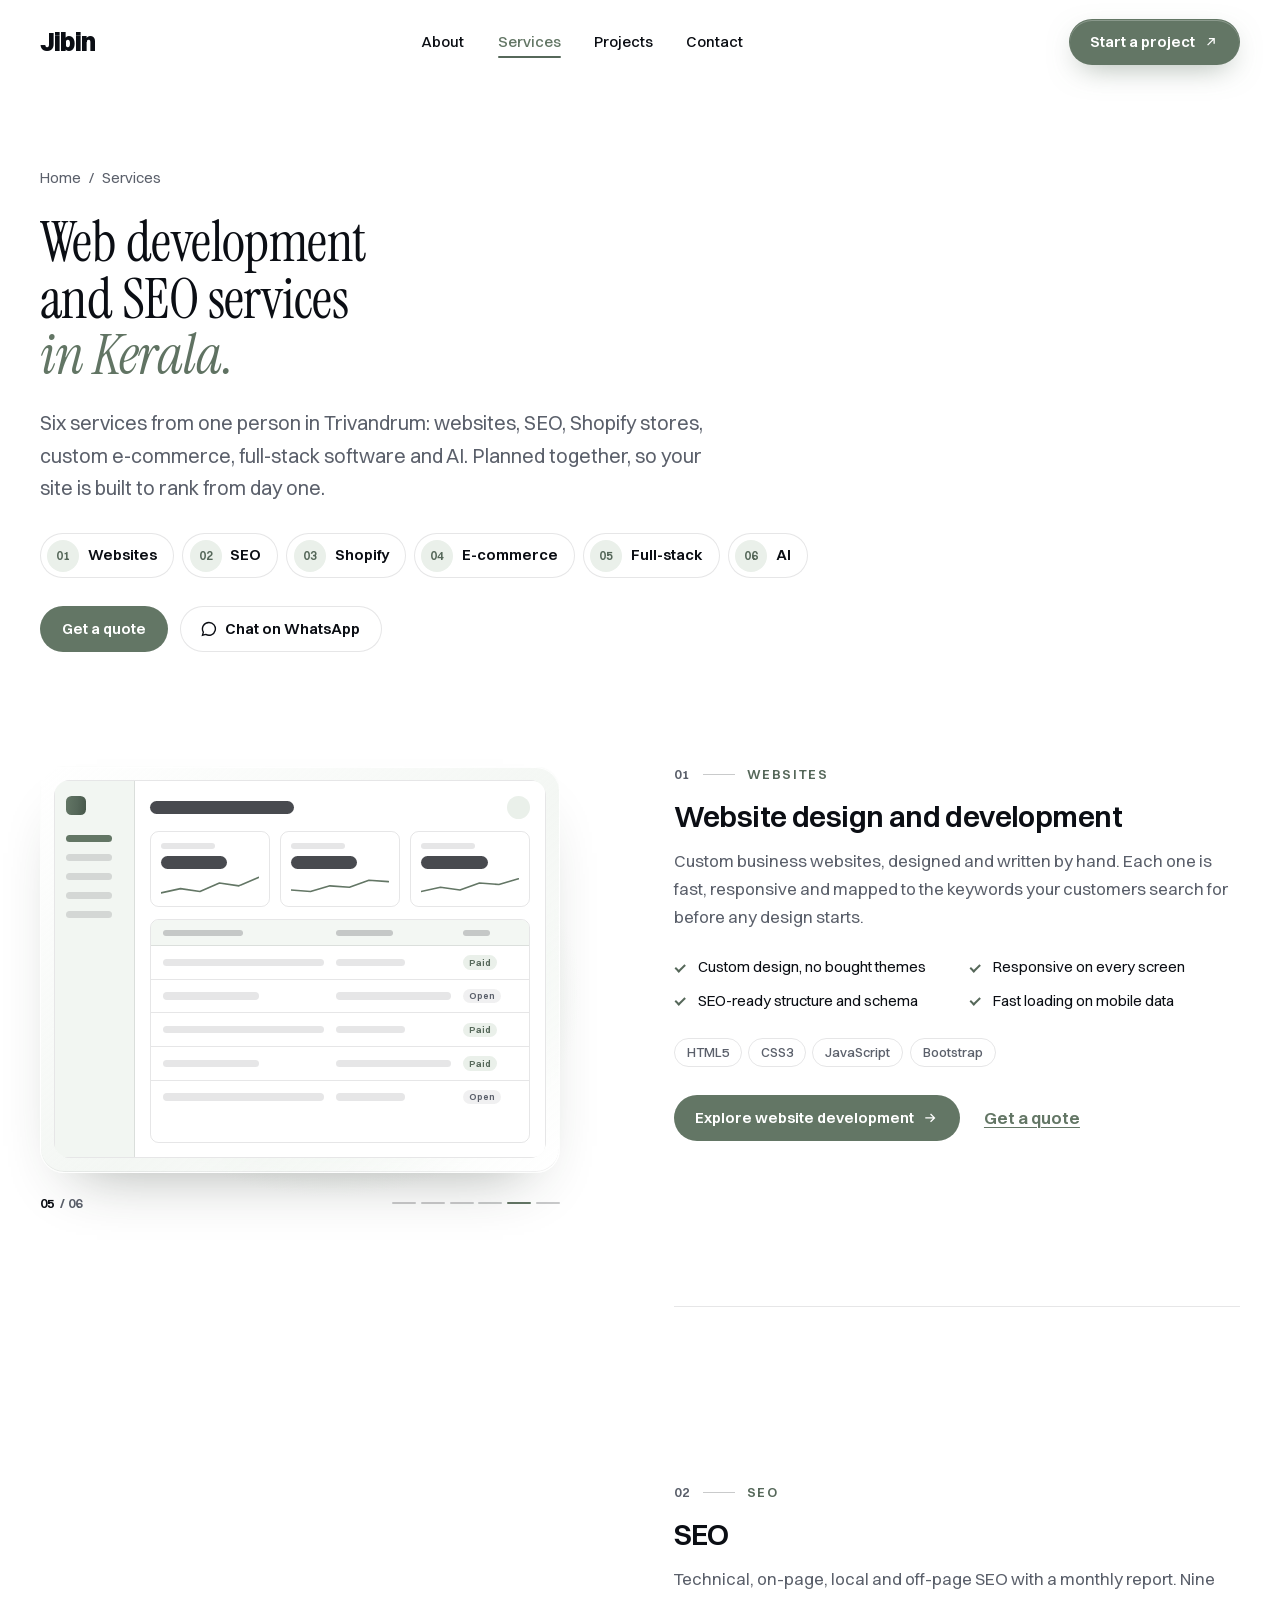
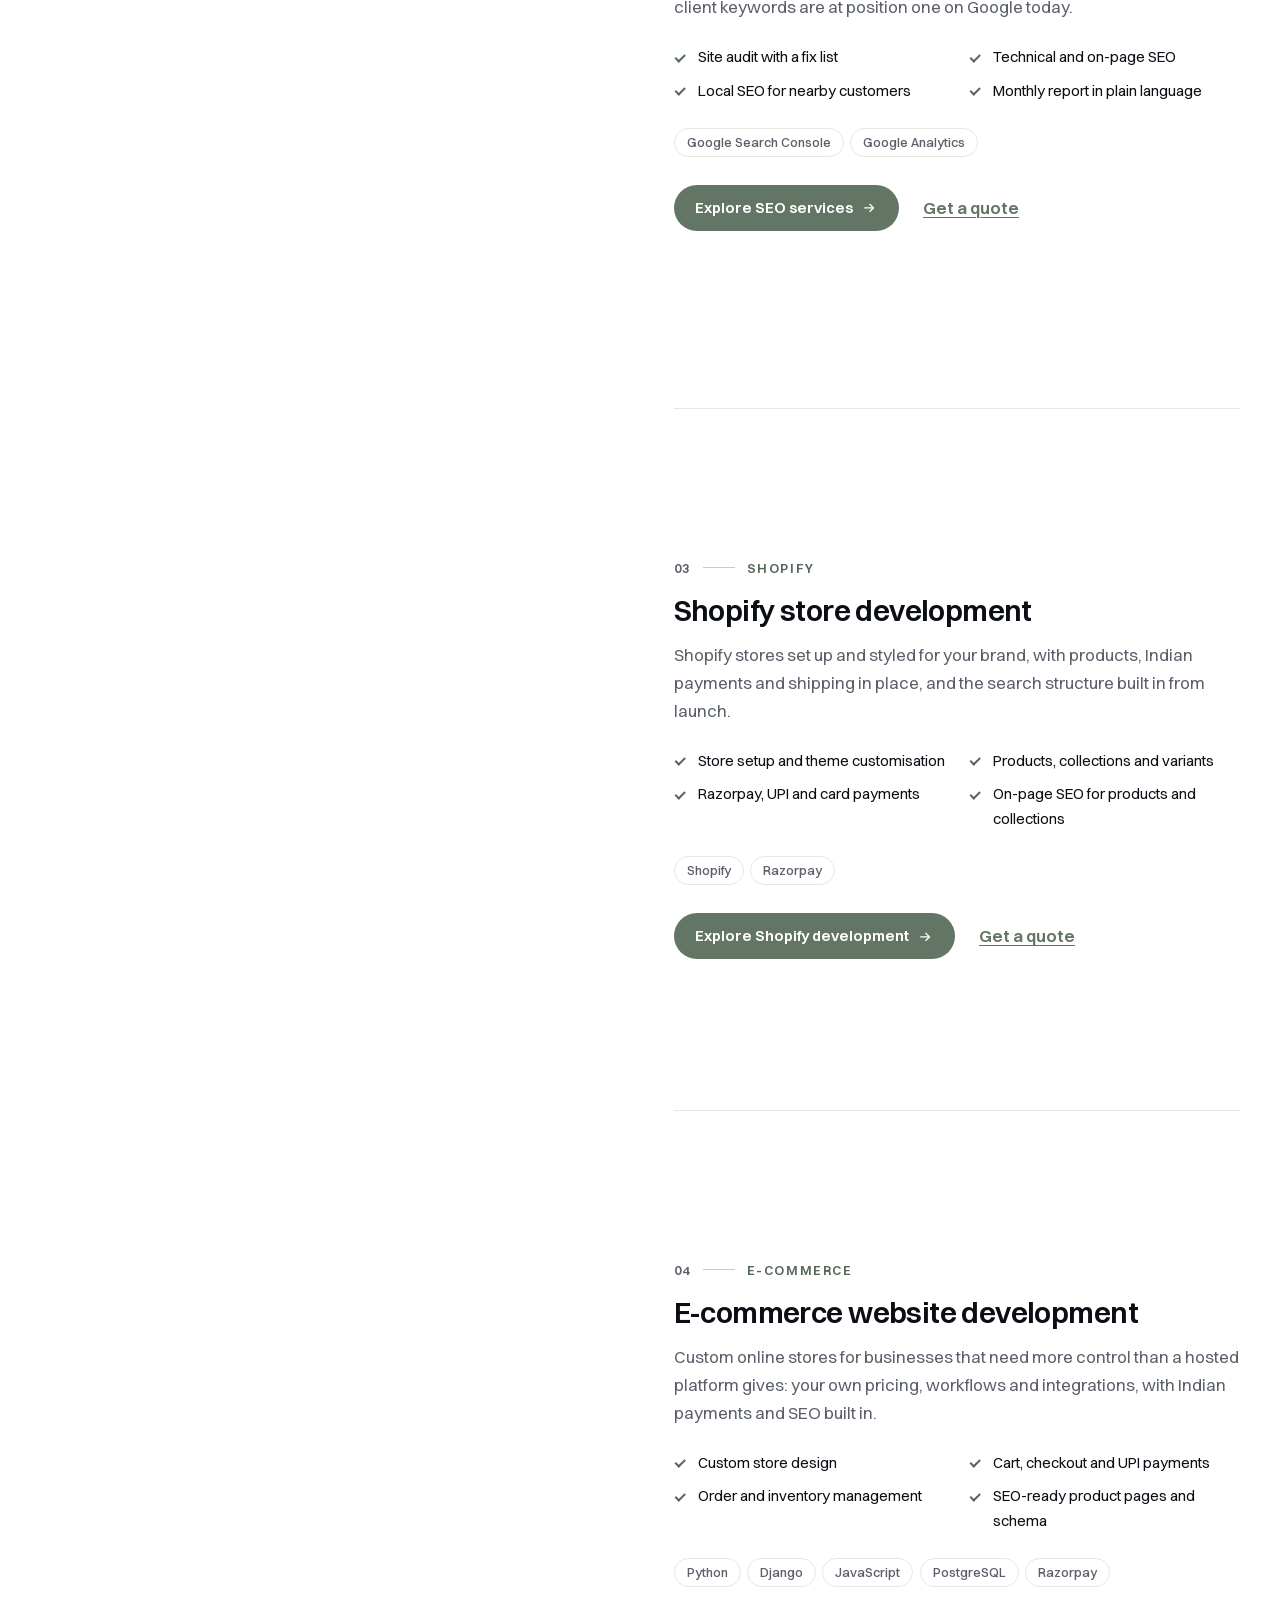
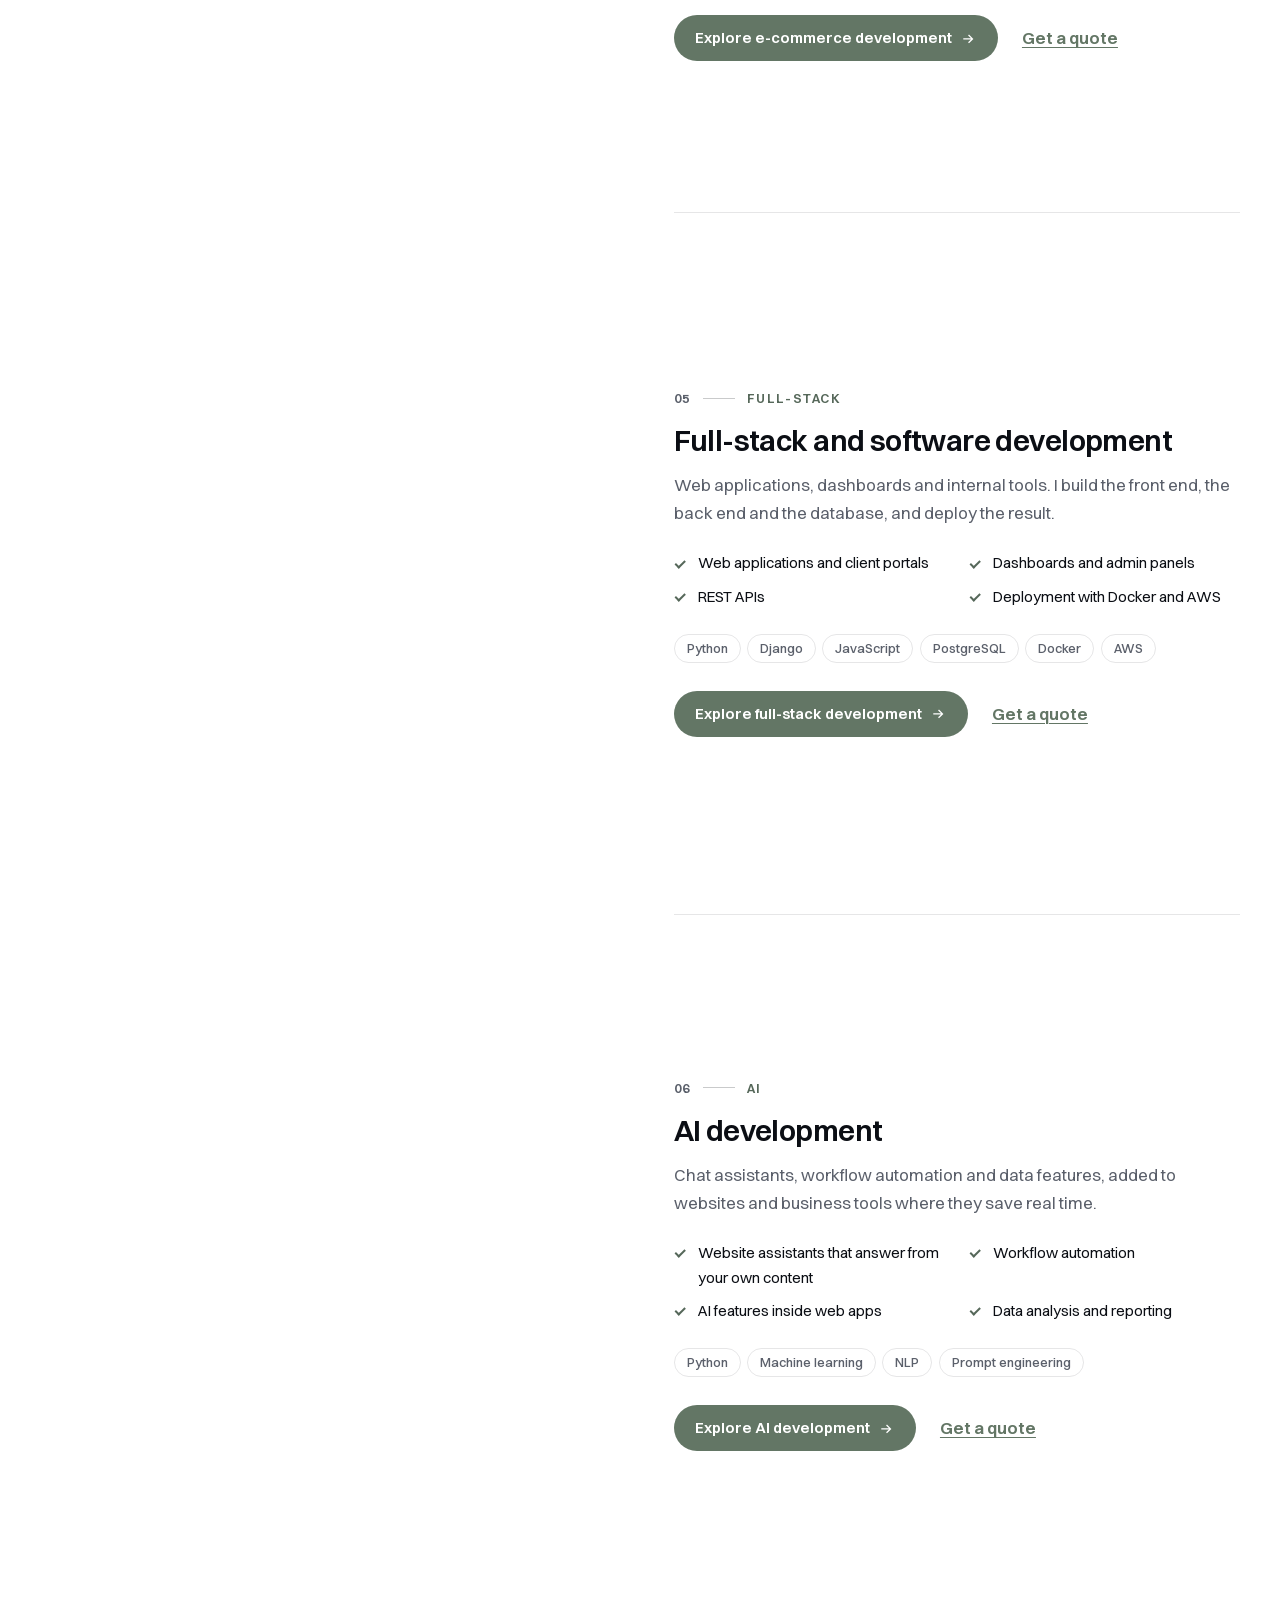
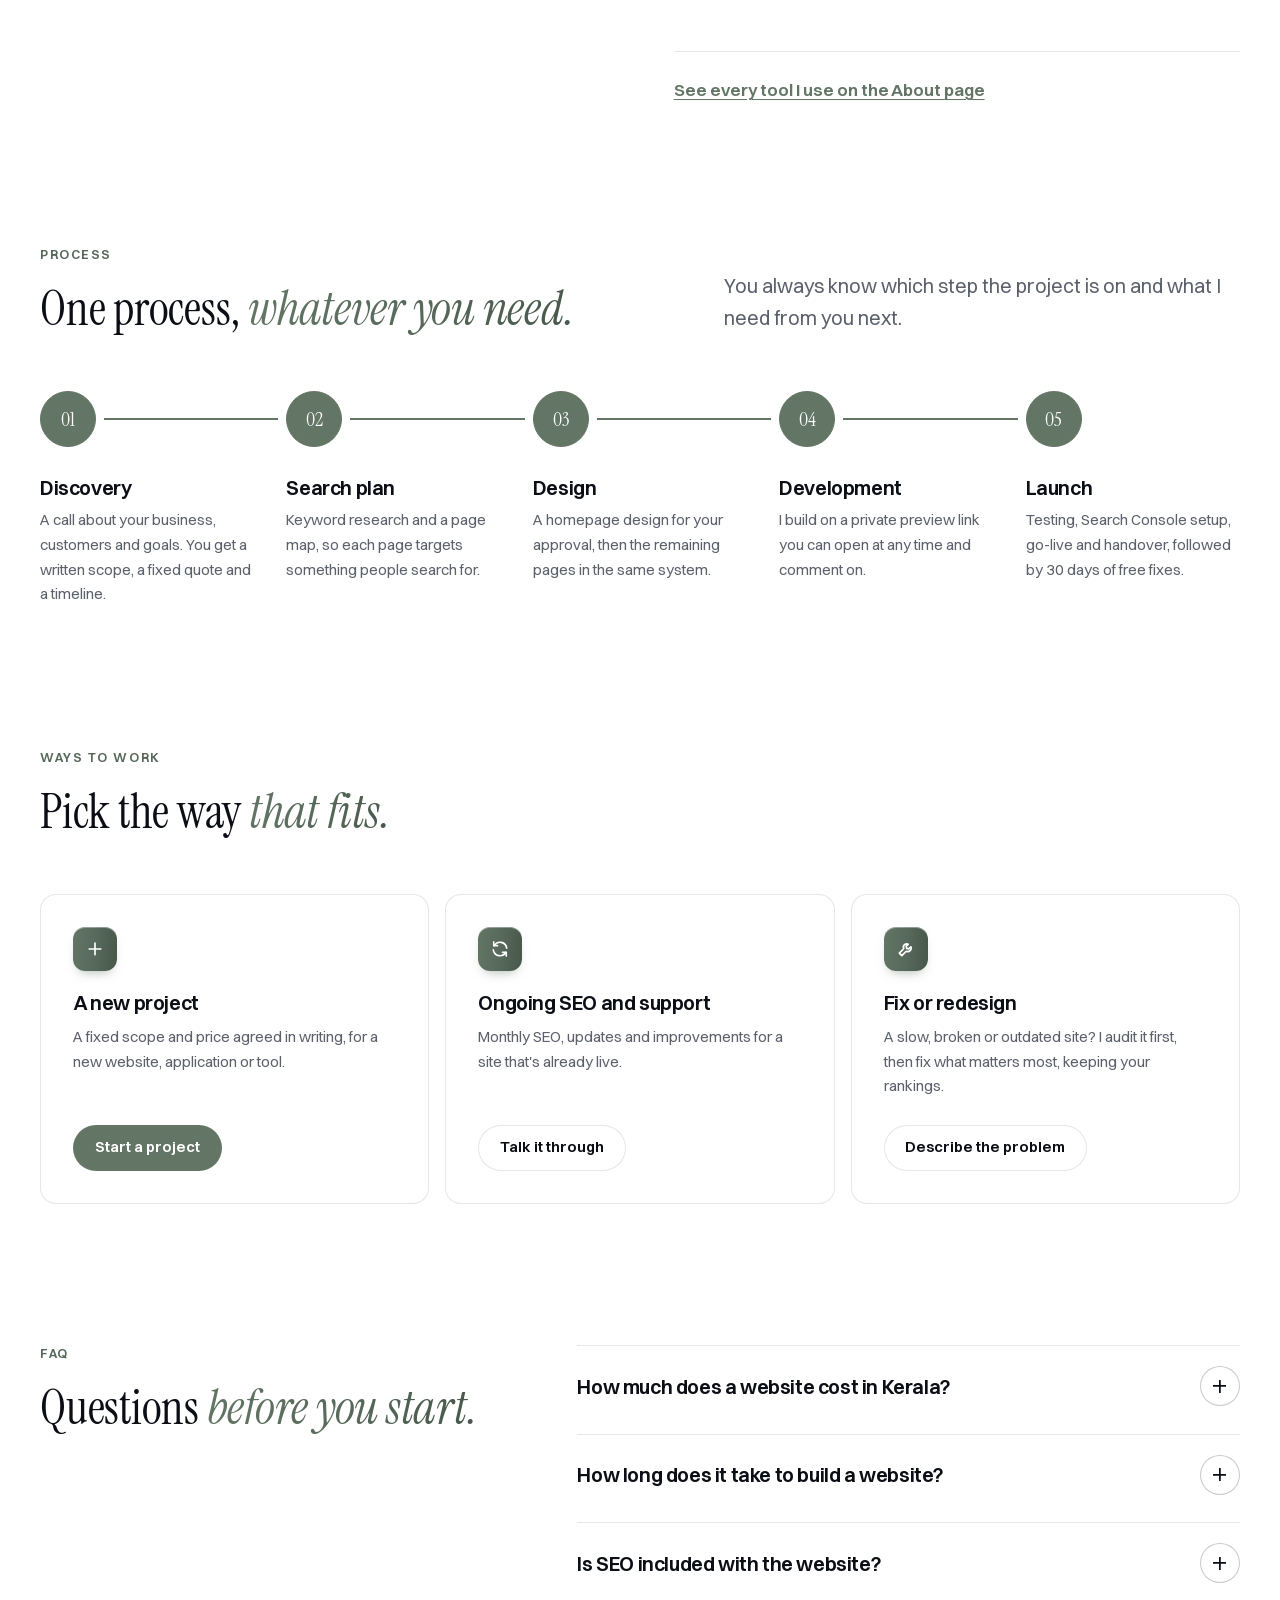
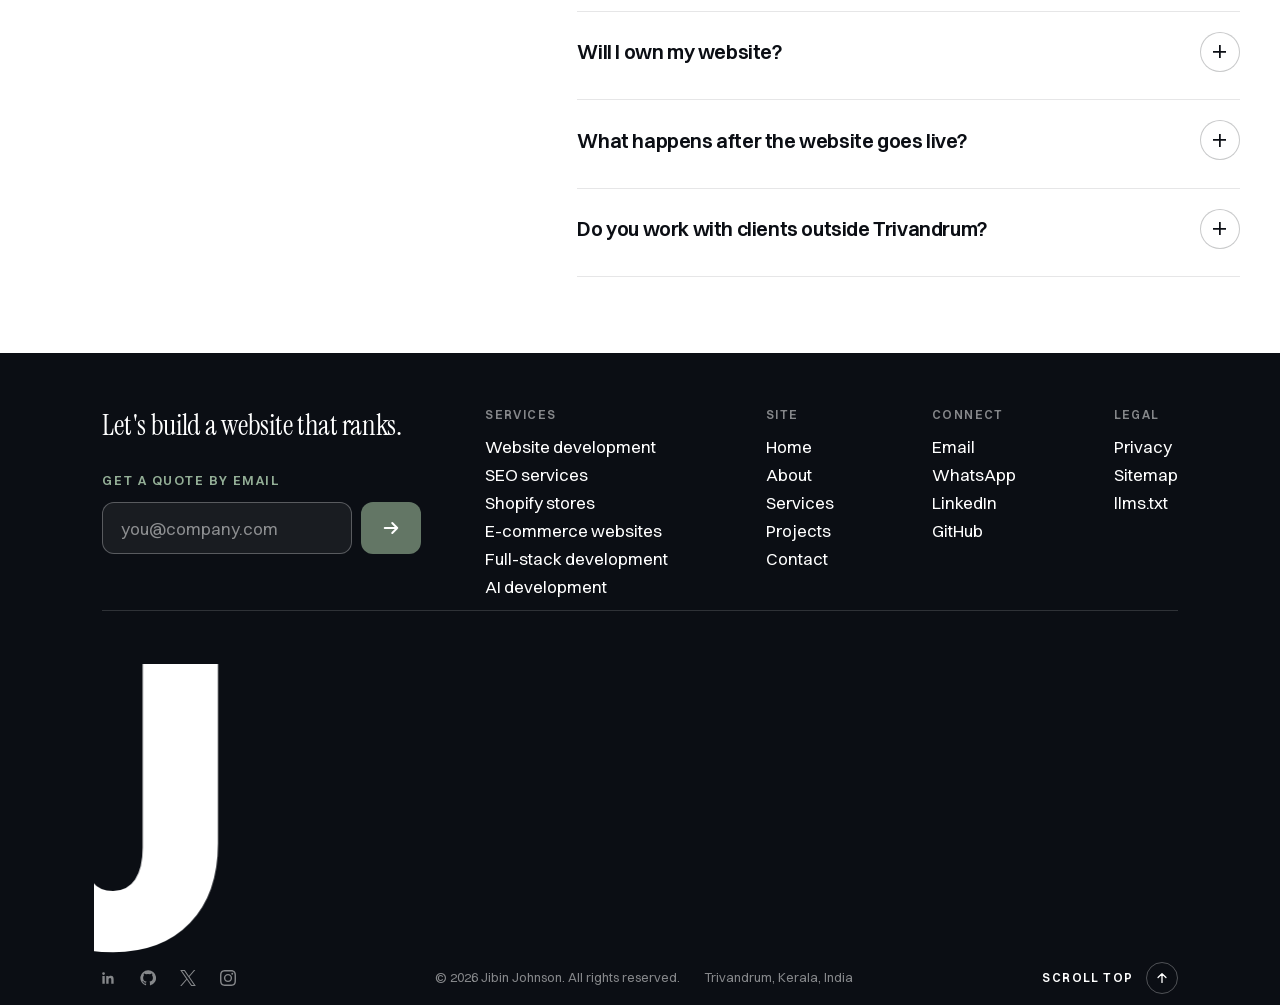
<file: services/index.html>
<!DOCTYPE html>
<html lang="en-IN">
<head>
<meta charset="utf-8">
<script async src="https://www.googletagmanager.com/gtm.js?id=GTM-P5QZBS27"></script>
<script>
  window.dataLayer = window.dataLayer || [];
  function gtag(){dataLayer.push(arguments);}
  gtag('js', new Date());
</script>
<meta name="viewport" content="width=device-width, initial-scale=1">
<title>Web Development &amp; SEO Services in Kerala | Jibin Johnson</title>
<meta name="description" content="Website development, SEO, Shopify and e-commerce stores, full-stack software and AI development services in Kerala, from a developer in Trivandrum.">
<meta name="robots" content="index, follow, max-image-preview:large">
<link rel="canonical" href="https://jibinjohnson.in/services/">
<meta name="author" content="Jibin Johnson">
<meta name="theme-color" content="#FFFFFF">
<meta property="og:type" content="website">
<meta property="og:locale" content="en_IN">
<meta property="og:site_name" content="Jibin Johnson">
<meta property="og:title" content="Web Development &amp; SEO Services in Kerala | Jibin Johnson">
<meta property="og:description" content="Website development, SEO, Shopify and e-commerce stores, full-stack software and AI development services in Kerala, from a developer in Trivandrum.">
<meta property="og:url" content="https://jibinjohnson.in/services/">
<meta property="og:image" content="https://jibinjohnson.in/assets/img/og.png?v=2">
<meta property="og:image:width" content="1200">
<meta property="og:image:height" content="630">
<meta name="twitter:card" content="summary_large_image">
<link rel="icon" href="../assets/img/favicon.svg?v=2" type="image/svg+xml">
<link rel="preload" href="../assets/fonts/Switzer-Variable.woff2" as="font" type="font/woff2" crossorigin>
<link rel="preload" href="../assets/fonts/InstrumentSerif-Regular.woff2" as="font" type="font/woff2" crossorigin>
<link rel="stylesheet" href="../assets/css/main.css?v=235">
<link rel="stylesheet" href="../assets/css/services.css?v=7">
<script>document.documentElement.className='js'</script>
<script type="application/ld+json">{"@context":"https://schema.org","@graph":[{"@type":"WebSite","@id":"https://jibinjohnson.in/#website","url":"https://jibinjohnson.in/","name":"Jibin Johnson","inLanguage":"en-IN","publisher":{"@id":"https://jibinjohnson.in/#person"}},{"@type":"Person","@id":"https://jibinjohnson.in/#person","name":"Jibin Johnson","url":"https://jibinjohnson.in/","image":"https://jibinjohnson.in/assets/img/about-portrait.webp","jobTitle":"Web Developer and SEO Specialist","email":"jibinjohnsoninfo@gmail.com","telephone":"+917736208172","address":{"@type":"PostalAddress","addressLocality":"Thiruvananthapuram","addressRegion":"Kerala","addressCountry":"IN"},"alumniOf":[{"@type":"CollegeOrUniversity","name":"University of Madras"},{"@type":"EducationalOrganization","name":"Edure"}],"knowsAbout":["Web development","Search engine optimisation","Shopify","E-commerce development","Python","Django","Full-stack development","Artificial intelligence"],"sameAs":["https://www.linkedin.com/in/jibinjohnson/","https://github.com/Jibinjohnson11","https://x.com/jibinjohnsonn","https://www.instagram.com/jibinjohnson.in/"]},{"@type":"ProfessionalService","@id":"https://jibinjohnson.in/#business","name":"Jibin Johnson – Web Developer and SEO Specialist","url":"https://jibinjohnson.in/","image":"https://jibinjohnson.in/assets/img/og.png?v=2","telephone":"+917736208172","email":"jibinjohnsoninfo@gmail.com","founder":{"@id":"https://jibinjohnson.in/#person"},"address":{"@type":"PostalAddress","addressLocality":"Thiruvananthapuram","addressRegion":"Kerala","addressCountry":"IN"},"areaServed":[{"@type":"City","name":"Thiruvananthapuram"},{"@type":"State","name":"Kerala"},{"@type":"Country","name":"India"}],"hasOfferCatalog":{"@type":"OfferCatalog","name":"Services","itemListElement":[{"@type":"Offer","itemOffered":{"@type":"Service","name":"Website design and development","url":"https://jibinjohnson.in/website-development-kerala/"}},{"@type":"Offer","itemOffered":{"@type":"Service","name":"SEO services","url":"https://jibinjohnson.in/seo-services-kerala/"}},{"@type":"Offer","itemOffered":{"@type":"Service","name":"Shopify store development","url":"https://jibinjohnson.in/shopify-developer-kerala/"}},{"@type":"Offer","itemOffered":{"@type":"Service","name":"E-commerce website development","url":"https://jibinjohnson.in/ecommerce-website-development-kerala/"}},{"@type":"Offer","itemOffered":{"@type":"Service","name":"Full-stack and software development","url":"https://jibinjohnson.in/full-stack-developer-kerala/"}},{"@type":"Offer","itemOffered":{"@type":"Service","name":"AI development","url":"https://jibinjohnson.in/ai-developer-kerala/"}}]}},{"@type":"CollectionPage","@id":"https://jibinjohnson.in/services/#webpage","url":"https://jibinjohnson.in/services/","name":"Web Development & SEO Services in Kerala | Jibin Johnson","description":"Website development, SEO, Shopify and e-commerce stores, full-stack software and AI development services in Kerala, from a developer in Trivandrum.","isPartOf":{"@id":"https://jibinjohnson.in/#website"},"inLanguage":"en-IN"},{"@type":"BreadcrumbList","itemListElement":[{"@type":"ListItem","position":1,"name":"Home","item":"https://jibinjohnson.in/"},{"@type":"ListItem","position":2,"name":"Services","item":"https://jibinjohnson.in/services/"}]},{"@type":"FAQPage","@id":"https://jibinjohnson.in/services/#faq","url":"https://jibinjohnson.in/services/","isPartOf":{"@id":"https://jibinjohnson.in/services/#webpage"},"mainEntity":[{"@type":"Question","name":"How much does a website cost in Kerala?","acceptedAnswer":{"@type":"Answer","text":"It depends on the number of pages, the features you need and whether you need SEO, e-commerce or custom functionality. After a free call about your business, you get a fixed quote in writing before any work begins, so there are no surprises. Domain and hosting are billed separately."}},{"@type":"Question","name":"How long does it take to build a website?","acceptedAnswer":{"@type":"Answer","text":"A landing page takes about a week and a business website two to three weeks once the content is ready. Web applications are scoped individually. Missing text and photos cause most delays, so I send a content checklist at the start."}},{"@type":"Question","name":"Is SEO included with the website?","acceptedAnswer":{"@type":"Answer","text":"Every website I build is SEO-ready at launch: keyword-mapped pages, clean headings, meta tags, schema markup, fast loading and Search Console setup. Ongoing SEO, which covers content, links and monthly reporting, is a separate monthly service."}},{"@type":"Question","name":"Will I own my website?","acceptedAnswer":{"@type":"Answer","text":"Yes. The domain, hosting, source code and all logins are registered in your name, and I hand everything over at launch."}},{"@type":"Question","name":"What happens after the website goes live?","acceptedAnswer":{"@type":"Answer","text":"You get 30 days of free fixes for anything that doesn't work as agreed. After that, I can quote for maintenance or new features whenever you need them."}},{"@type":"Question","name":"Do you work with clients outside Trivandrum?","acceptedAnswer":{"@type":"Answer","text":"Yes. I'm based in Trivandrum (Thiruvananthapuram) and meet local clients in person. Clients elsewhere in Kerala, India and abroad work with me over calls and WhatsApp."}}]}]}</script>
</head>
<body>
<a class="skip" href="#main">Skip to content</a>
<header class="head"><div class="head-in">
<a class="brand" href="../" aria-label="Jibin Johnson, home">Jibin</a>
<nav class="nav" aria-label="Main"><a href="../about/">About</a><a href="../services/" aria-current="page">Services</a><a href="../projects/">Projects</a><a href="../contact/">Contact</a></nav>
<a class="btn btn-fill" href="../contact/">Start a project <svg class="arrow" viewBox="0 0 24 24" fill="none" stroke="currentColor" stroke-width="2" aria-hidden="true"><path d="M7 17 17 7M9 7h8v8"/></svg></a>
<button class="burger" aria-label="Menu" aria-expanded="false" aria-controls="sheet"></button>
</div></header>
<div class="sheet" id="sheet"><a href="../">Home</a><a href="../about/">About</a><a href="../services/" aria-current="page">Services</a><a href="../projects/">Projects</a><a href="../contact/">Contact</a></div>
<main id="main" class="sv">
<section class="hero sub sv-hero" id="top"><div class="wrap">
<nav class="crumb" aria-label="Breadcrumb"><a href="../">Home</a><span>/</span><span aria-current="page">Services</span></nav>
<h1><span class="ln"><span>Web development</span></span> <span class="ln"><span>and SEO services</span></span> <span class="ln it"><span>in Kerala.</span></span></h1>
<div class="hero-sub"><p class="lede">Six services from one person in Trivandrum: websites, SEO, Shopify stores, custom e-commerce, full-stack software and AI. Planned together, so your site is built to rank from day one.</p>
<nav class="sv-jump" aria-label="Services on this page"><ol>
<li><a href="#svc-websites"><span>01</span>Websites</a></li>
<li><a href="#svc-seo"><span>02</span>SEO</a></li>
<li><a href="#svc-shopify"><span>03</span>Shopify</a></li>
<li><a href="#svc-ecommerce"><span>04</span>E-commerce</a></li>
<li><a href="#svc-fullstack"><span>05</span>Full-stack</a></li>
<li><a href="#svc-ai"><span>06</span>AI</a></li>
</ol></nav>
<div class="cta-row"><a class="btn btn-fill" href="../contact/">Get a quote</a><a class="btn btn-line" href="https://wa.me/917736208172?text=Hi%20Jibin%2C%20I%27d%20like%20to%20talk%20about%20a%20project." target="_blank" rel="noopener"><svg viewBox="0 0 16 16" fill="none" stroke="currentColor" stroke-width="1.4" aria-hidden="true"><path d="M8 1.5a6.5 6.5 0 0 0-5.6 9.8l-.9 3.2 3.3-.9A6.5 6.5 0 1 0 8 1.5z"/></svg>Chat on WhatsApp</a></div></div>
</div></section>

<section class="sec alt" id="services-story" aria-labelledby="story-h"><div class="wrap">
<h2 class="sr" id="story-h">What I do</h2>
<div class="ss">
<div class="ss-aside" aria-hidden="true">
  <div class="ss-stage"><div class="ss-screen"><div class="ss-frame"></div></div></div>
  <p class="ss-count"><span class="ss-n">01</span> / 06<span class="ss-bars"><i></i><i></i><i></i><i></i><i></i><i></i></span></p>
</div>
<div class="ss-blocks">

<article class="ss-block" id="svc-websites" tabindex="-1" aria-labelledby="svc-websites-h">
<div class="ss-vis" aria-hidden="true"><div class="ss-frame">
  <div class="scene sc-web"><div class="win">
    <div class="bar"><i></i><i></i><i></i><span class="url">yourbusiness.in</span></div>
    <div class="web">
      <div class="web-nav as"><b></b><span></span><span></span><span></span><em></em></div>
      <div class="web-hero as"><span class="sk sk-h"></span><span class="sk sk-h sk-s"></span><span class="sk sk-t"></span><span class="web-btns"><em class="fill"></em><em></em></span></div>
      <div class="web-cards"><span class="as"><i></i><b class="sk"></b><b class="sk sk-s"></b></span><span class="as"><i></i><b class="sk"></b><b class="sk sk-s"></b></span><span class="as"><i></i><b class="sk"></b><b class="sk sk-s"></b></span></div>
    </div>
  </div></div>
</div></div>
<div class="ss-copy">
<p class="eyebrow"><span>01</span>Websites</p>
<h3 id="svc-websites-h">Website design and development</h3>
<p class="ss-desc">Custom business websites, designed and written by hand. Each one is fast, responsive and mapped to the keywords your customers search for before any design starts.</p>
<ul class="ss-list"><li>Custom design, no bought themes</li><li>Responsive on every screen</li><li>SEO-ready structure and schema</li><li>Fast loading on mobile data</li></ul>
<ul class="ss-tools" aria-label="Tools"><li>HTML5</li><li>CSS3</li><li>JavaScript</li><li>Bootstrap</li></ul>
<div class="ss-links"><a class="btn btn-fill" href="../website-development-kerala/">Explore website development <svg class="arrow" viewBox="0 0 24 24" fill="none" stroke="currentColor" stroke-width="2" aria-hidden="true"><path d="M5 12h14M13 6l6 6-6 6"/></svg></a><a class="link" href="../contact/">Get a quote</a></div>
</div>
</article>

<article class="ss-block" id="svc-seo" tabindex="-1" aria-labelledby="svc-seo-h">
<div class="ss-vis" aria-hidden="true"><div class="ss-frame">
  <div class="scene sc-seo">
    <div class="win seo-win">
      <div class="seo-q as"><svg viewBox="0 0 16 16" fill="none" stroke="currentColor" stroke-width="1.6"><circle cx="7" cy="7" r="4.5"/><path d="m10.5 10.5 3 3"/></svg><span>your service in trivandrum</span></div>
      <div class="seo-r seo-top as"><span class="seo-pos">1</span><span class="seo-txt"><span class="seo-url">yourbusiness.in</span><span class="seo-t">Your business, Trivandrum</span><span class="sk"></span><span class="sk sk-s"></span></span></div>
      <div class="seo-r as"><span class="seo-pos">2</span><span class="seo-txt"><span class="sk sk-u"></span><span class="sk sk-h"></span><span class="sk"></span></span></div>
      <div class="seo-r as"><span class="seo-pos">3</span><span class="seo-txt"><span class="sk sk-u"></span><span class="sk sk-h"></span><span class="sk"></span></span></div>
    </div>
    <div class="seo-side">
      <div class="win seo-chart as"><span class="seo-lbl">Clicks</span><svg viewBox="0 0 120 64" preserveAspectRatio="none"><path class="seo-area" d="M0 58 L20 54 L40 50 L60 41 L80 33 L100 20 L120 8 L120 64 L0 64 Z"/><path class="seo-line" pathLength="1" d="M0 58 L20 54 L40 50 L60 41 L80 33 L100 20 L120 8"/></svg></div>
      <div class="win seo-rank as"><span class="seo-lbl">Position</span><span class="seo-big">1</span><svg viewBox="0 0 16 16" fill="none" stroke="currentColor" stroke-width="1.8" stroke-linecap="round" stroke-linejoin="round"><path d="M8 13V3M3.5 7.5 8 3l4.5 4.5"/></svg></div>
    </div>
  </div>
</div></div>
<div class="ss-copy">
<p class="eyebrow"><span>02</span>SEO</p>
<h3 id="svc-seo-h">SEO</h3>
<p class="ss-desc">Technical, on-page, local and off-page SEO with a monthly report. Nine client keywords are at position one on Google today.</p>
<ul class="ss-list"><li>Site audit with a fix list</li><li>Technical and on-page SEO</li><li>Local SEO for nearby customers</li><li>Monthly report in plain language</li></ul>
<ul class="ss-tools" aria-label="Tools"><li>Google Search Console</li><li>Google Analytics</li></ul>
<div class="ss-links"><a class="btn btn-fill" href="../seo-services-kerala/">Explore SEO services <svg class="arrow" viewBox="0 0 24 24" fill="none" stroke="currentColor" stroke-width="2" aria-hidden="true"><path d="M5 12h14M13 6l6 6-6 6"/></svg></a><a class="link" href="../contact/">Get a quote</a></div>
</div>
</article>

<article class="ss-block" id="svc-shopify" tabindex="-1" aria-labelledby="svc-shopify-h">
<div class="ss-vis" aria-hidden="true"><div class="ss-frame">
  <div class="scene sc-shop"><div class="win">
    <div class="bar"><i></i><i></i><i></i><span class="url">yourstore.in</span></div>
    <div class="shop">
      <div class="shop-head as"><b></b><span></span><span></span><span></span><em><svg viewBox="0 0 24 24" fill="none" stroke="currentColor" stroke-width="1.8" stroke-linecap="round" stroke-linejoin="round"><path d="M3 4h2.5l2.2 10.5h9.8L19.5 7H6.6"/><circle cx="9.5" cy="19" r="1.3"/><circle cx="16.5" cy="19" r="1.3"/></svg><span>2</span></em></div>
      <div class="shop-title as"><span class="sk sk-h"></span><span class="shop-sort"></span></div>
      <div class="shop-grid">
        <span class="as"><i class="p1"><small>New</small></i><b class="sk"></b><b class="sk sk-n"></b><em class="fill">Add to cart</em></span>
        <span class="as"><i class="p2"></i><b class="sk sk-s"></b><b class="sk sk-n"></b><em></em></span>
        <span class="as"><i class="p3"></i><b class="sk"></b><b class="sk sk-n"></b><em></em></span>
      </div>
    </div>
  </div></div>
</div></div>
<div class="ss-copy">
<p class="eyebrow"><span>03</span>Shopify</p>
<h3 id="svc-shopify-h">Shopify store development</h3>
<p class="ss-desc">Shopify stores set up and styled for your brand, with products, Indian payments and shipping in place, and the search structure built in from launch.</p>
<ul class="ss-list"><li>Store setup and theme customisation</li><li>Products, collections and variants</li><li>Razorpay, UPI and card payments</li><li>On-page SEO for products and collections</li></ul>
<ul class="ss-tools" aria-label="Tools"><li>Shopify</li><li>Razorpay</li></ul>
<div class="ss-links"><a class="btn btn-fill" href="../shopify-developer-kerala/">Explore Shopify development <svg class="arrow" viewBox="0 0 24 24" fill="none" stroke="currentColor" stroke-width="2" aria-hidden="true"><path d="M5 12h14M13 6l6 6-6 6"/></svg></a><a class="link" href="../contact/">Get a quote</a></div>
</div>
</article>

<article class="ss-block" id="svc-ecommerce" tabindex="-1" aria-labelledby="svc-ecommerce-h">
<div class="ss-vis" aria-hidden="true"><div class="ss-frame">
  <div class="scene sc-pay">
    <div class="win pay">
      <div class="pay-head as"><b>Checkout</b><span class="pay-dots"><i class="done"></i><i class="on"></i><i></i></span></div>
      <div class="pay-step as"><span class="pay-ic done"><svg viewBox="0 0 16 16" fill="none" stroke="currentColor" stroke-width="2" stroke-linecap="round" stroke-linejoin="round"><path d="m3.5 8.5 3 3 6-7"/></svg></span><span>Address</span><span class="sk sk-s"></span></div>
      <div class="pay-step as"><span class="pay-ic">2</span><span>Payment</span></div>
      <div class="pay-opt on as"><i></i>UPI<em></em><em></em></div>
      <div class="pay-opt as"><i></i>Card</div>
      <div class="pay-opt as"><i></i>Net banking</div>
    </div>
    <div class="win sum as">
      <span class="sum-t">Order summary</span>
      <span class="sum-row"><i></i><span class="sk"></span><b class="sk"></b></span>
      <span class="sum-row"><i class="p2"></i><span class="sk sk-s"></span><b class="sk"></b></span>
      <span class="sum-tot"><span>Total</span><b class="sk"></b></span>
      <em class="sum-pay">Pay now</em>
    </div>
  </div>
</div></div>
<div class="ss-copy">
<p class="eyebrow"><span>04</span>E-commerce</p>
<h3 id="svc-ecommerce-h">E-commerce website development</h3>
<p class="ss-desc">Custom online stores for businesses that need more control than a hosted platform gives: your own pricing, workflows and integrations, with Indian payments and SEO built in.</p>
<ul class="ss-list"><li>Custom store design</li><li>Cart, checkout and UPI payments</li><li>Order and inventory management</li><li>SEO-ready product pages and schema</li></ul>
<ul class="ss-tools" aria-label="Tools"><li>Python</li><li>Django</li><li>JavaScript</li><li>PostgreSQL</li><li>Razorpay</li></ul>
<div class="ss-links"><a class="btn btn-fill" href="../ecommerce-website-development-kerala/">Explore e-commerce development <svg class="arrow" viewBox="0 0 24 24" fill="none" stroke="currentColor" stroke-width="2" aria-hidden="true"><path d="M5 12h14M13 6l6 6-6 6"/></svg></a><a class="link" href="../contact/">Get a quote</a></div>
</div>
</article>

<article class="ss-block" id="svc-fullstack" tabindex="-1" aria-labelledby="svc-fullstack-h">
<div class="ss-vis" aria-hidden="true"><div class="ss-frame">
  <div class="scene sc-dash"><div class="win dash">
    <div class="dash-side"><b></b><span class="on"></span><span></span><span></span><span></span><span></span></div>
    <div class="dash-main">
      <div class="dash-top as"><span class="sk sk-h"></span><em></em></div>
      <div class="dash-stats"><span class="as"><b class="sk"></b><i class="sk sk-n"></i><svg viewBox="0 0 40 14" preserveAspectRatio="none"><path d="M0 12 8 9l8 2 8-6 8 2 8-6"/></svg></span><span class="as"><b class="sk"></b><i class="sk sk-n"></i><svg viewBox="0 0 40 14" preserveAspectRatio="none"><path d="M0 10l8 1 8-4 8 1 8-5 8 1"/></svg></span><span class="as"><b class="sk"></b><i class="sk sk-n"></i><svg viewBox="0 0 40 14" preserveAspectRatio="none"><path d="M0 11l8-3 8 2 8-5 8 1 8-4"/></svg></span></div>
      <div class="dash-table as">
        <div class="dash-row dash-head"><span class="sk"></span><span class="sk"></span><span class="sk"></span></div>
        <div class="dash-row"><span class="sk"></span><span class="sk sk-s"></span><em>Paid</em></div>
        <div class="dash-row"><span class="sk sk-s"></span><span class="sk"></span><em class="wait">Open</em></div>
        <div class="dash-row"><span class="sk"></span><span class="sk sk-s"></span><em>Paid</em></div>
        <div class="dash-row"><span class="sk sk-s"></span><span class="sk"></span><em>Paid</em></div>
        <div class="dash-row"><span class="sk"></span><span class="sk sk-s"></span><em class="wait">Open</em></div>
      </div>
    </div>
  </div></div>
</div></div>
<div class="ss-copy">
<p class="eyebrow"><span>05</span>Full-stack</p>
<h3 id="svc-fullstack-h">Full-stack and software development</h3>
<p class="ss-desc">Web applications, dashboards and internal tools. I build the front end, the back end and the database, and deploy the result.</p>
<ul class="ss-list"><li>Web applications and client portals</li><li>Dashboards and admin panels</li><li>REST APIs</li><li>Deployment with Docker and AWS</li></ul>
<ul class="ss-tools" aria-label="Tools"><li>Python</li><li>Django</li><li>JavaScript</li><li>PostgreSQL</li><li>Docker</li><li>AWS</li></ul>
<div class="ss-links"><a class="btn btn-fill" href="../full-stack-developer-kerala/">Explore full-stack development <svg class="arrow" viewBox="0 0 24 24" fill="none" stroke="currentColor" stroke-width="2" aria-hidden="true"><path d="M5 12h14M13 6l6 6-6 6"/></svg></a><a class="link" href="../contact/">Get a quote</a></div>
</div>
</article>

<article class="ss-block" id="svc-ai" tabindex="-1" aria-labelledby="svc-ai-h">
<div class="ss-vis" aria-hidden="true"><div class="ss-frame">
  <div class="scene sc-ai"><div class="win chat">
    <div class="chat-head as"><span class="chat-av"><svg viewBox="0 0 24 24" fill="currentColor"><path d="M12 3c.9 4.6 2.4 6.1 7 7-4.6.9-6.1 2.4-7 7-.9-4.6-2.4-6.1-7-7 4.6-.9 6.1-2.4 7-7z"/></svg></span><span class="chat-id"><b>Assistant</b><span>Answers from your website</span></span></div>
    <div class="chat-log">
      <p class="msg me as">What are your opening hours?</p>
      <div class="msg bot as"><p>We&#x27;re open 9 am to 7 pm, Monday to Saturday.</p><span class="chat-src">From: Contact page</span></div>
      <span class="chat-ok as"><svg viewBox="0 0 16 16" fill="none" stroke="currentColor" stroke-width="2" stroke-linecap="round" stroke-linejoin="round"><path d="m3.5 8.5 3 3 6-7"/></svg>Checked by a person</span>
    </div>
    <div class="chat-in"><span class="sk"></span><em><svg viewBox="0 0 16 16" fill="none" stroke="currentColor" stroke-width="1.8" stroke-linecap="round" stroke-linejoin="round"><path d="M3 8h10M9 4l4 4-4 4"/></svg></em></div>
  </div></div>
</div></div>
<div class="ss-copy">
<p class="eyebrow"><span>06</span>AI</p>
<h3 id="svc-ai-h">AI development</h3>
<p class="ss-desc">Chat assistants, workflow automation and data features, added to websites and business tools where they save real time.</p>
<ul class="ss-list"><li>Website assistants that answer from your own content</li><li>Workflow automation</li><li>AI features inside web apps</li><li>Data analysis and reporting</li></ul>
<ul class="ss-tools" aria-label="Tools"><li>Python</li><li>Machine learning</li><li>NLP</li><li>Prompt engineering</li></ul>
<div class="ss-links"><a class="btn btn-fill" href="../ai-developer-kerala/">Explore AI development <svg class="arrow" viewBox="0 0 24 24" fill="none" stroke="currentColor" stroke-width="2" aria-hidden="true"><path d="M5 12h14M13 6l6 6-6 6"/></svg></a><a class="link" href="../contact/">Get a quote</a></div>
</div>
</article>

<p class="ss-more"><a class="link" href="../about/#toolkit">See every tool I use on the About page</a></p>
</div>
</div>
</div></section>

<section class="sec" id="process"><div class="wrap">
<div class="sec-head"><div><p class="eyebrow">Process</p><h2>One process, <span class="it">whatever you need.</span></h2></div><p class="lede">You always know which step the project is on and what I need from you next.</p></div>
<ol class="sv-steps">
<li><h3>Discovery</h3><p>A call about your business, customers and goals. You get a written scope, a fixed quote and a timeline.</p></li>
<li><h3>Search plan</h3><p>Keyword research and a page map, so each page targets something people search for.</p></li>
<li><h3>Design</h3><p>A homepage design for your approval, then the remaining pages in the same system.</p></li>
<li><h3>Development</h3><p>I build on a private preview link you can open at any time and comment on.</p></li>
<li><h3>Launch</h3><p>Testing, Search Console setup, go-live and handover, followed by 30 days of free fixes.</p></li>
</ol>
</div></section>

<section class="sec alt" id="ways"><div class="wrap">
<div class="sec-head"><div><p class="eyebrow">Ways to work</p><h2>Pick the way <span class="it">that fits.</span></h2></div></div>
<ul class="sv-ways">
<li><span class="sv-ic" aria-hidden="true"><svg viewBox="0 0 24 24" fill="none" stroke="currentColor" stroke-width="2" stroke-linecap="round" stroke-linejoin="round"><path d="M12 5v14M5 12h14"/></svg></span><h3>A new project</h3><p>A fixed scope and price agreed in writing, for a new website, application or tool.</p><a class="btn btn-fill" href="../contact/">Start a project</a></li>
<li><span class="sv-ic" aria-hidden="true"><svg viewBox="0 0 24 24" fill="none" stroke="currentColor" stroke-width="2" stroke-linecap="round" stroke-linejoin="round"><path d="M20 11a8 8 0 0 0-14.9-3M4 13a8 8 0 0 0 14.9 3"/><path d="M4.5 3.5V8h4.5M19.5 20.5V16H15"/></svg></span><h3>Ongoing SEO and support</h3><p>Monthly SEO, updates and improvements for a site that&#x27;s already live.</p><a class="btn btn-line" href="../contact/">Talk it through</a></li>
<li><span class="sv-ic" aria-hidden="true"><svg viewBox="0 0 24 24" fill="none" stroke="currentColor" stroke-width="2" stroke-linecap="round" stroke-linejoin="round"><path d="M14.7 6.3a4 4 0 0 0-5.4 5.4L4 17l3 3 5.3-5.3a4 4 0 0 0 5.4-5.4l-2.5 2.5-2.4-.6-.6-2.4z"/></svg></span><h3>Fix or redesign</h3><p>A slow, broken or outdated site? I audit it first, then fix what matters most, keeping your rankings.</p><a class="btn btn-line" href="../contact/">Describe the problem</a></li>
</ul>
</div></section>

<section class="sec" id="faq"><div class="wrap">
<div class="faq-grid"><div class="sv-split-head"><p class="eyebrow">FAQ</p><h2>Questions <span class="it">before you start.</span></h2></div>
<div class="faq">
<details><summary>How much does a website cost in Kerala?</summary><p>It depends on the number of pages, the features you need and whether you need SEO, e-commerce or custom functionality. After a free call about your business, you get a fixed quote in writing before any work begins, so there are no surprises. Domain and hosting are billed separately.</p></details>
<details><summary>How long does it take to build a website?</summary><p>A landing page takes about a week and a business website two to three weeks once the content is ready. Web applications are scoped individually. Missing text and photos cause most delays, so I send a content checklist at the start.</p></details>
<details><summary>Is SEO included with the website?</summary><p>Every website I build is SEO-ready at launch: keyword-mapped pages, clean headings, meta tags, schema markup, fast loading and Search Console setup. Ongoing SEO, which covers content, links and monthly reporting, is a separate monthly service.</p></details>
<details><summary>Will I own my website?</summary><p>Yes. The domain, hosting, source code and all logins are registered in your name, and I hand everything over at launch.</p></details>
<details><summary>What happens after the website goes live?</summary><p>You get 30 days of free fixes for anything that doesn&#x27;t work as agreed. After that, I can quote for maintenance or new features whenever you need them.</p></details>
<details><summary>Do you work with clients outside Trivandrum?</summary><p>Yes. I&#x27;m based in Trivandrum (Thiruvananthapuram) and meet local clients in person. Clients elsewhere in Kerala, India and abroad work with me over calls and WhatsApp.</p></details>
</div></div>
</div></section>
</main>
<section class="end">
<div class="wrap">
<footer class="foot">
<div class="foot-top">
<div class="foot-cta"><p class="foot-cta-title">Let's build a website that ranks.</p><form class="foot-form" action="https://api.web3forms.com/submit" method="POST" data-sending="Sending…" data-ok="Thanks. I reply within one working day."><input type="hidden" name="access_key" value="07d4da18-8893-40cc-b59f-8156f0a84335"><input type="hidden" name="subject" value="New quote request from the jibinjohnson.in footer"><input type="hidden" name="from_name" value="jibinjohnson.in"><input type="hidden" name="message" value="Quote request from the footer form: please reply to this email address."><input type="checkbox" name="botcheck" tabindex="-1" autocomplete="off" aria-hidden="true" hidden style="display:none"><label class="foot-cta-label" for="foot-email">Get a quote by email</label><div class="foot-form-row"><input id="foot-email" type="email" name="email" required autocomplete="email" placeholder="you@company.com"><button class="foot-send" type="submit" aria-label="Send"><svg viewBox="0 0 16 16" fill="none" stroke="currentColor" stroke-width="1.6" stroke-linecap="round" stroke-linejoin="round" aria-hidden="true"><path d="M3 8h10M9 4l4 4-4 4"/></svg></button></div><p class="form-status" role="status" aria-live="polite"></p></form></div>
<div class="foot-nav">
<div><h3>Services</h3><ul><li><a href="../website-development-kerala/">Website development</a></li><li><a href="../seo-services-kerala/">SEO services</a></li><li><a href="../shopify-developer-kerala/">Shopify stores</a></li><li><a href="../ecommerce-website-development-kerala/">E-commerce websites</a></li><li><a href="../full-stack-developer-kerala/">Full-stack development</a></li><li><a href="../ai-developer-kerala/">AI development</a></li></ul></div>
<div><h3>Site</h3><ul><li><a href="../">Home</a></li><li><a href="../about/">About</a></li><li><a href="../services/">Services</a></li><li><a href="../projects/">Projects</a></li><li><a href="../contact/">Contact</a></li></ul></div>
<div><h3>Connect</h3><ul><li><a href="mailto:jibinjohnsoninfo@gmail.com">Email</a></li><li><a href="https://wa.me/917736208172?text=Hi%20Jibin%2C%20I%27d%20like%20to%20talk%20about%20a%20project." target="_blank" rel="noopener">WhatsApp</a></li><li><a href="https://www.linkedin.com/in/jibinjohnson/" target="_blank" rel="noopener">LinkedIn</a></li><li><a href="https://github.com/Jibinjohnson11" target="_blank" rel="noopener">GitHub</a></li></ul></div>
<div><h3>Legal</h3><ul><li><a href="../privacy/">Privacy</a></li><li><a href="../sitemap.xml">Sitemap</a></li><li><a href="../llms.txt">llms.txt</a></li></ul></div>
</div>
</div>
<div class="wm" role="img" aria-label="JIBIN">JIBIN</div>
<div class="legal"><ul class="social"><li><a href="https://www.linkedin.com/in/jibinjohnson/" target="_blank" rel="noopener" aria-label="LinkedIn"><svg viewBox="0 0 24 24" fill="currentColor" aria-hidden="true"><path d="M20.45 20.45h-3.56v-5.57c0-1.33-.02-3.04-1.85-3.04-1.85 0-2.14 1.45-2.14 2.94v5.67H9.35V9h3.41v1.56h.05c.48-.9 1.64-1.85 3.37-1.85 3.6 0 4.27 2.37 4.27 5.46v6.28zM5.34 7.43a2.06 2.06 0 1 1 0-4.13 2.06 2.06 0 0 1 0 4.13zM7.12 20.45H3.56V9h3.56v11.45z"/></svg></a></li><li><a href="https://github.com/Jibinjohnson11" target="_blank" rel="noopener" aria-label="GitHub"><svg viewBox="0 0 24 24" fill="currentColor" aria-hidden="true"><path d="M12 .5a11.5 11.5 0 0 0-3.64 22.41c.58.1.79-.25.79-.56v-2c-3.2.7-3.88-1.37-3.88-1.37-.52-1.33-1.28-1.69-1.28-1.69-1.04-.71.08-.7.08-.7 1.15.08 1.76 1.19 1.76 1.19 1.03 1.76 2.69 1.25 3.35.96.1-.75.4-1.25.73-1.54-2.55-.29-5.24-1.28-5.24-5.69 0-1.26.45-2.29 1.19-3.09-.12-.29-.52-1.46.11-3.05 0 0 .97-.31 3.17 1.18a11 11 0 0 1 5.77 0c2.2-1.49 3.17-1.18 3.17-1.18.63 1.59.23 2.76.11 3.05.74.8 1.19 1.83 1.19 3.09 0 4.42-2.69 5.39-5.26 5.68.41.36.78 1.06.78 2.14v3.17c0 .31.21.67.8.56A11.5 11.5 0 0 0 12 .5z"/></svg></a></li><li><a href="https://x.com/jibinjohnsonn" target="_blank" rel="noopener" aria-label="X"><svg viewBox="0 0 24 24" fill="currentColor" aria-hidden="true"><path d="M14.234 10.162 22.977 0h-2.072l-7.591 8.824L7.251 0H.258l9.168 13.343L.258 24H2.33l8.016-9.318L16.749 24h6.993zm-2.837 3.299-.929-1.329L3.076 1.56h3.182l5.965 8.532.929 1.329 7.754 11.09h-3.182z"/></svg></a></li><li><a href="https://www.instagram.com/jibinjohnson.in/" target="_blank" rel="noopener" aria-label="Instagram"><svg viewBox="0 0 24 24" fill="currentColor" aria-hidden="true"><path d="M7.0301.084c-1.2768.0602-2.1487.264-2.911.5634-.7888.3075-1.4575.72-2.1228 1.3877-.6652.6677-1.075 1.3368-1.3802 2.127-.2954.7638-.4956 1.6365-.552 2.914-.0564 1.2775-.0689 1.6882-.0626 4.947.0062 3.2586.0206 3.6671.0825 4.9473.061 1.2765.264 2.1482.5635 2.9107.308.7889.72 1.4573 1.388 2.1228.6679.6655 1.3365 1.0743 2.1285 1.38.7632.295 1.6361.4961 2.9134.552 1.2773.056 1.6884.069 4.9462.0627 3.2578-.0062 3.668-.0207 4.9478-.0814 1.28-.0607 2.147-.2652 2.9098-.5633.7889-.3086 1.4578-.72 2.1228-1.3881.665-.6682 1.0745-1.3378 1.3795-2.1284.2957-.7632.4966-1.636.552-2.9124.056-1.2809.0692-1.6898.063-4.948-.0063-3.2583-.021-3.6668-.0817-4.9465-.0607-1.2797-.264-2.1487-.5633-2.9117-.3084-.7889-.72-1.4568-1.3876-2.1228C21.2982 1.33 20.628.9208 19.8378.6165 19.074.321 18.2017.1197 16.9244.0645 15.6471.0093 15.236-.005 11.977.0014 8.718.0076 8.31.0215 7.0301.0839m.1402 21.6932c-1.17-.0509-1.8053-.2453-2.2287-.408-.5606-.216-.96-.4771-1.3819-.895-.422-.4178-.6811-.8186-.9-1.378-.1644-.4234-.3624-1.058-.4171-2.228-.0595-1.2645-.072-1.6442-.079-4.848-.007-3.2037.0053-3.583.0607-4.848.05-1.169.2456-1.805.408-2.2282.216-.5613.4762-.96.895-1.3816.4188-.4217.8184-.6814 1.3783-.9003.423-.1651 1.0575-.3614 2.227-.4171 1.2655-.06 1.6447-.072 4.848-.079 3.2033-.007 3.5835.005 4.8495.0608 1.169.0508 1.8053.2445 2.228.408.5608.216.96.4754 1.3816.895.4217.4194.6816.8176.9005 1.3787.1653.4217.3617 1.056.4169 2.2263.0602 1.2655.0739 1.645.0796 4.848.0058 3.203-.0055 3.5834-.061 4.848-.051 1.17-.245 1.8055-.408 2.2294-.216.5604-.4763.96-.8954 1.3814-.419.4215-.8181.6811-1.3783.9-.4224.1649-1.0577.3617-2.2262.4174-1.2656.0595-1.6448.072-4.8493.079-3.2045.007-3.5825-.006-4.848-.0608M16.953 5.5864A1.44 1.44 0 1 0 18.39 4.144a1.44 1.44 0 0 0-1.437 1.4424M5.8385 12.012c.0067 3.4032 2.7706 6.1557 6.173 6.1493 3.4026-.0065 6.157-2.7701 6.1506-6.1733-.0065-3.4032-2.771-6.1565-6.174-6.1498-3.403.0067-6.156 2.771-6.1496 6.1738M8 12.0077a4 4 0 1 1 4.008 3.9921A3.9996 3.9996 0 0 1 8 12.0077"/></svg></a></li></ul><p class="legal-copy"><span>© <span data-year>2026</span> Jibin Johnson. All rights reserved.</span><span>Trivandrum, Kerala, India</span></p><button class="to-top" type="button"><span>Scroll top</span><svg viewBox="0 0 16 16" fill="none" stroke="currentColor" stroke-width="1.5" stroke-linecap="round" stroke-linejoin="round" aria-hidden="true"><path d="M8 13V3M3.5 7.5 8 3l4.5 4.5"/></svg></button></div>
</footer>
</div>
</section>
<a class="wa" href="https://wa.me/917736208172?text=Hi%20Jibin%2C%20I%27d%20like%20to%20talk%20about%20a%20project." target="_blank" rel="noopener" aria-label="Chat on WhatsApp"><svg viewBox="0 0 16 16" fill="none" stroke="currentColor" stroke-width="1.4" aria-hidden="true"><path d="M8 1.5a6.5 6.5 0 0 0-5.6 9.8l-.9 3.2 3.3-.9A6.5 6.5 0 1 0 8 1.5z"/></svg></a>
<script src="../assets/js/main.js?v=46" defer></script>
<script src="../assets/js/services.js?v=1" defer></script>
<script src="../assets/js/vendor/lenis/lenis.min.js?v=1.1.20" defer></script>
<script src="../assets/js/smooth.js?v=4" defer></script>
<script src="../assets/js/footer.js?v=11" defer></script>
</body>
</html>
</file>
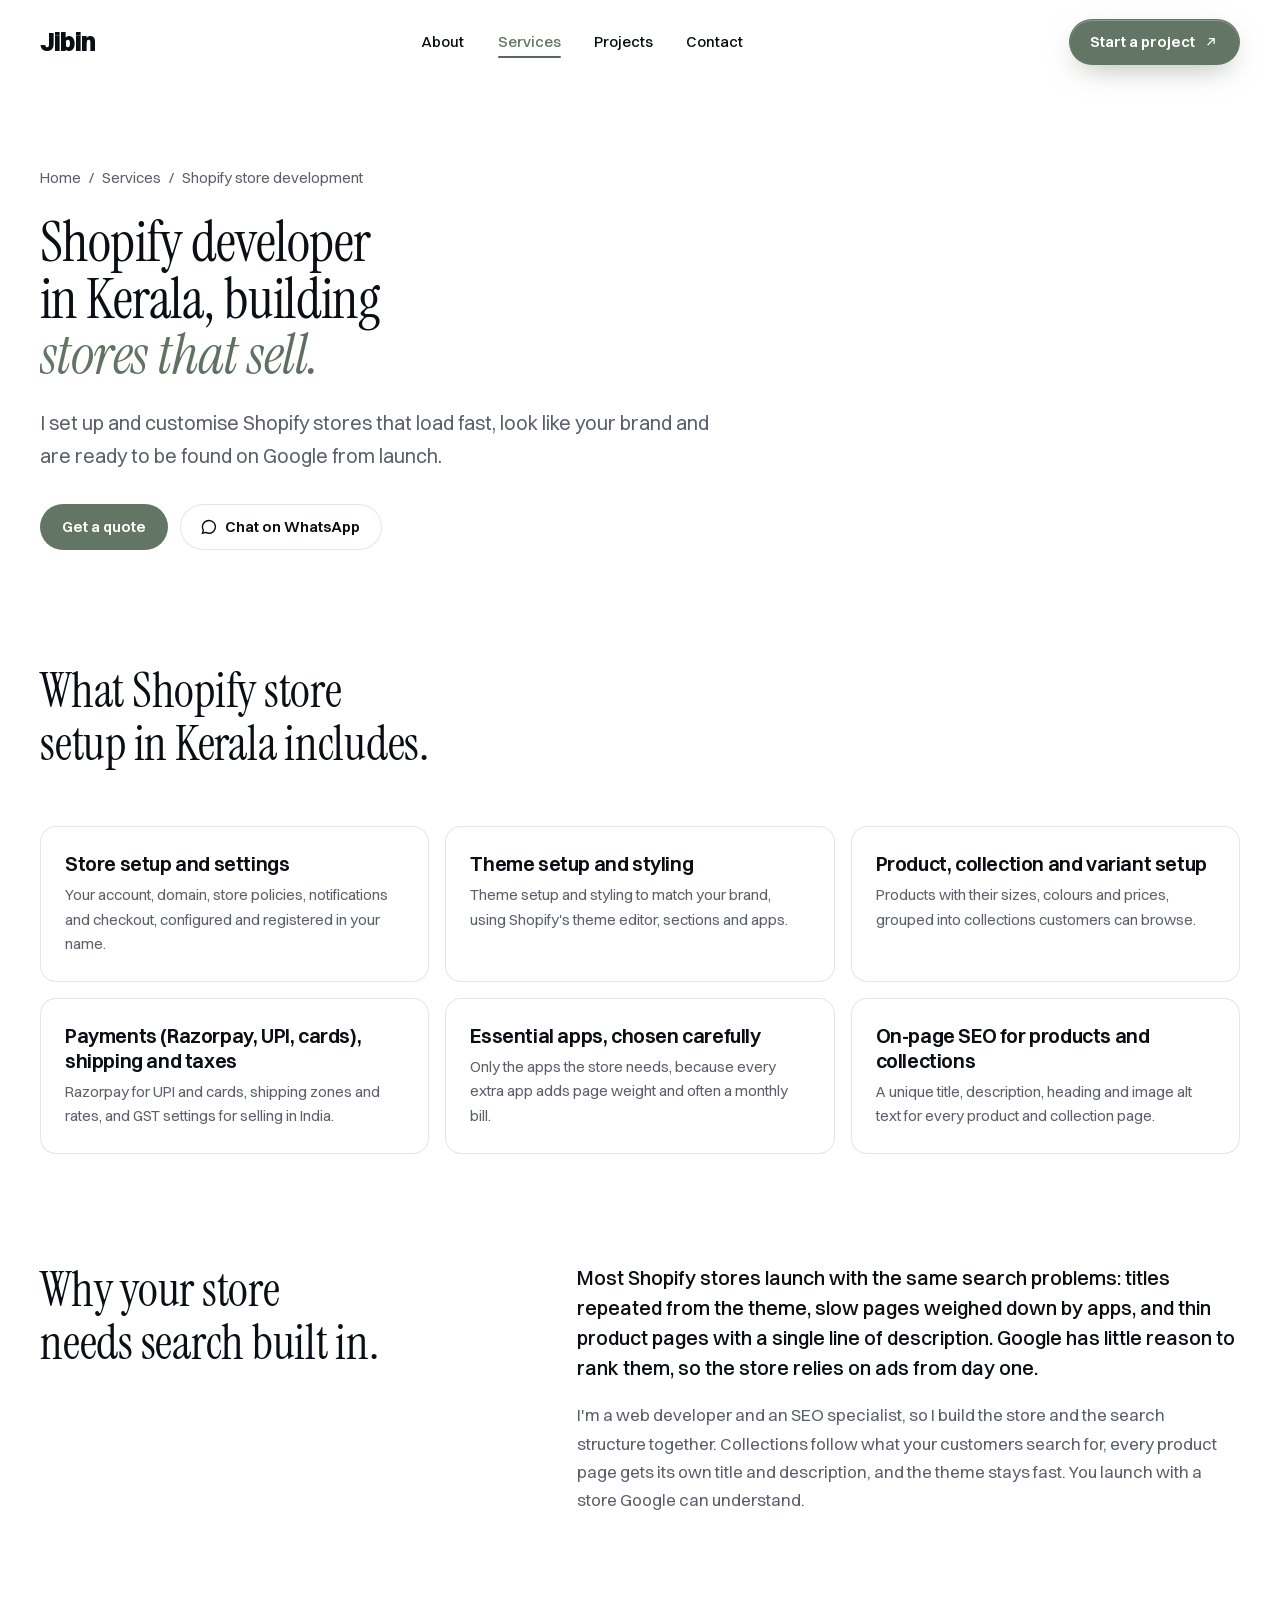
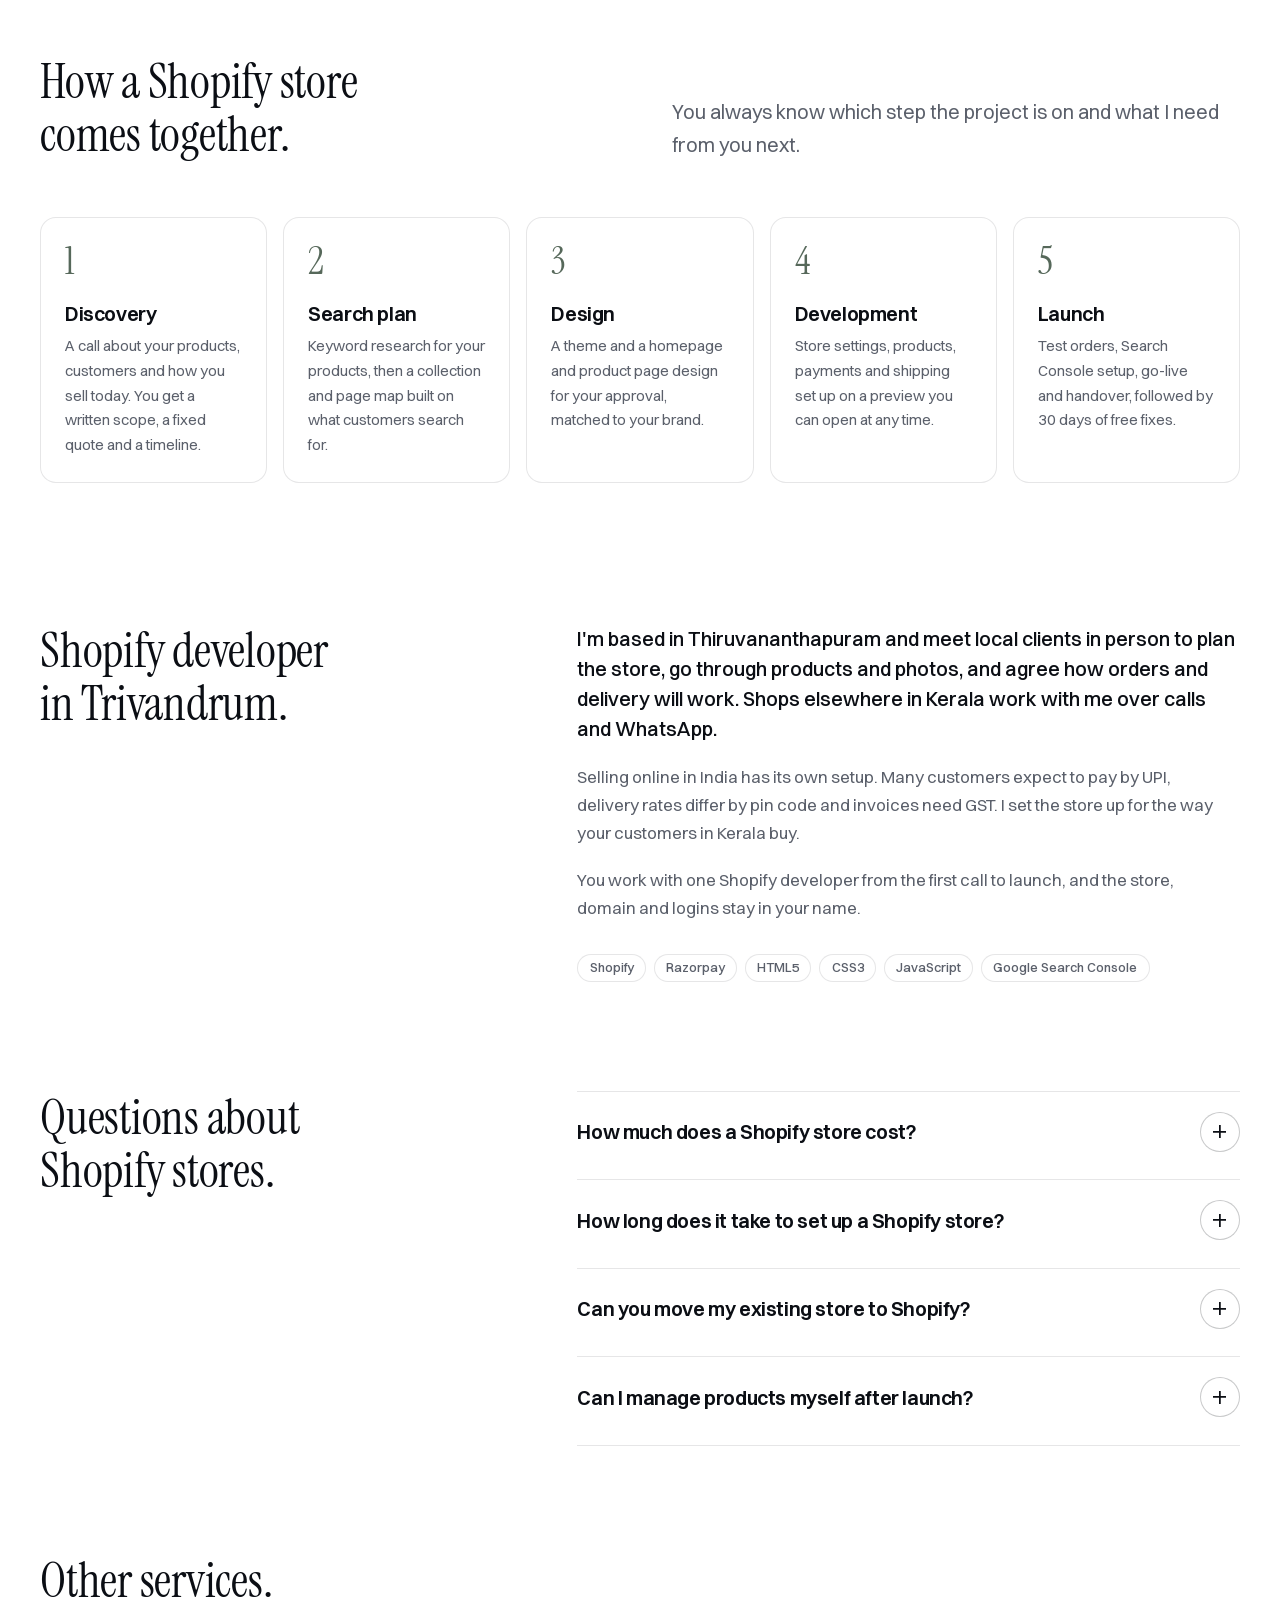
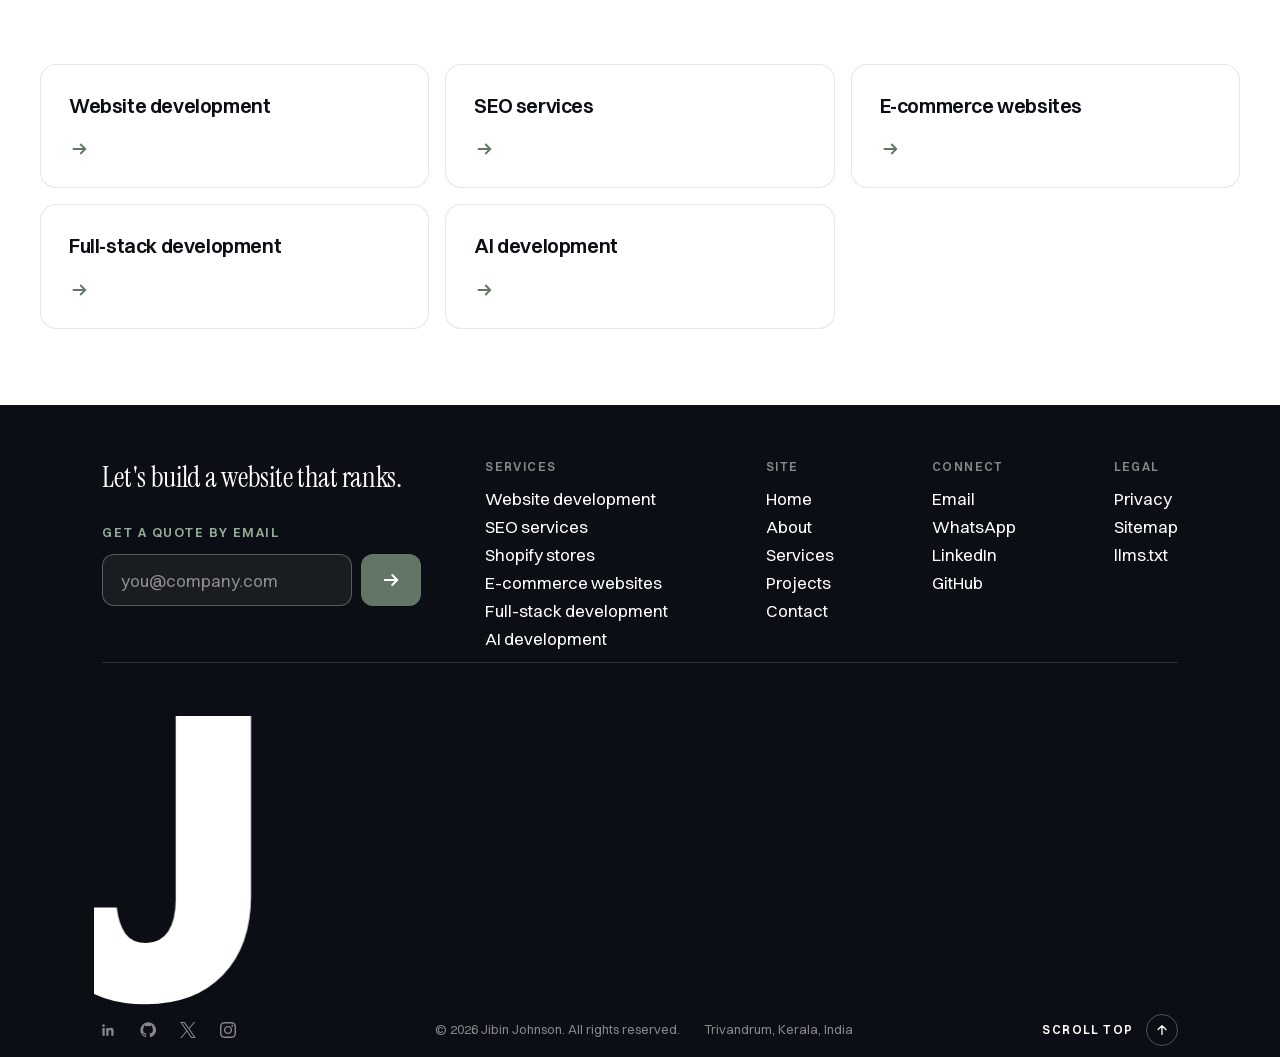
<file: shopify-developer-kerala/index.html>
<!DOCTYPE html>
<html lang="en-IN">
<head>
<meta charset="utf-8">
<script async src="https://www.googletagmanager.com/gtm.js?id=GTM-P5QZBS27"></script>
<script>
  window.dataLayer = window.dataLayer || [];
  function gtag(){dataLayer.push(arguments);}
  gtag('js', new Date());
</script>
<meta name="viewport" content="width=device-width, initial-scale=1">
<title>Shopify Developer in Kerala | Store Setup in Trivandrum</title>
<meta name="description" content="Shopify developer in Kerala for Shopify store development in Trivandrum: store setup, theme customisation, Indian payments and SEO from launch.">
<meta name="robots" content="index, follow, max-image-preview:large">
<link rel="canonical" href="https://jibinjohnson.in/shopify-developer-kerala/">
<meta name="author" content="Jibin Johnson">
<meta name="theme-color" content="#FFFFFF">
<meta property="og:type" content="website">
<meta property="og:locale" content="en_IN">
<meta property="og:site_name" content="Jibin Johnson">
<meta property="og:title" content="Shopify Developer in Kerala | Store Setup in Trivandrum">
<meta property="og:description" content="Shopify developer in Kerala for Shopify store development in Trivandrum: store setup, theme customisation, Indian payments and SEO from launch.">
<meta property="og:url" content="https://jibinjohnson.in/shopify-developer-kerala/">
<meta property="og:image" content="https://jibinjohnson.in/assets/img/og.png?v=2">
<meta property="og:image:width" content="1200">
<meta property="og:image:height" content="630">
<meta name="twitter:card" content="summary_large_image">
<link rel="icon" href="../assets/img/favicon.svg?v=2" type="image/svg+xml">
<link rel="preload" href="../assets/fonts/Switzer-Variable.woff2" as="font" type="font/woff2" crossorigin>
<link rel="preload" href="../assets/fonts/InstrumentSerif-Regular.woff2" as="font" type="font/woff2" crossorigin>
<link rel="stylesheet" href="../assets/css/main.css?v=235">
<script>document.documentElement.className='js'</script>
<script type="application/ld+json">{"@context":"https://schema.org","@graph":[{"@type":"WebSite","@id":"https://jibinjohnson.in/#website","url":"https://jibinjohnson.in/","name":"Jibin Johnson","inLanguage":"en-IN","publisher":{"@id":"https://jibinjohnson.in/#person"}},{"@type":"Person","@id":"https://jibinjohnson.in/#person","name":"Jibin Johnson","url":"https://jibinjohnson.in/","image":"https://jibinjohnson.in/assets/img/about-portrait.webp","jobTitle":"Web Developer and SEO Specialist","email":"jibinjohnsoninfo@gmail.com","telephone":"+917736208172","address":{"@type":"PostalAddress","addressLocality":"Thiruvananthapuram","addressRegion":"Kerala","addressCountry":"IN"},"alumniOf":[{"@type":"CollegeOrUniversity","name":"University of Madras"},{"@type":"EducationalOrganization","name":"Edure"}],"knowsAbout":["Web development","Search engine optimisation","Shopify","E-commerce development","Python","Django","Full-stack development","Artificial intelligence"],"sameAs":["https://www.linkedin.com/in/jibinjohnson/","https://github.com/Jibinjohnson11","https://x.com/jibinjohnsonn","https://www.instagram.com/jibinjohnson.in/"]},{"@type":"ProfessionalService","@id":"https://jibinjohnson.in/#business","name":"Jibin Johnson – Web Developer and SEO Specialist","url":"https://jibinjohnson.in/","telephone":"+917736208172","address":{"@type":"PostalAddress","addressLocality":"Thiruvananthapuram","addressRegion":"Kerala","addressCountry":"IN"},"image":"https://jibinjohnson.in/assets/img/og.png?v=2"},{"@type":"Service","@id":"https://jibinjohnson.in/shopify-developer-kerala/#service","name":"Shopify store development","serviceType":"Shopify store development","description":"Shopify developer in Kerala for Shopify store development in Trivandrum: store setup, theme customisation, Indian payments and SEO from launch.","url":"https://jibinjohnson.in/shopify-developer-kerala/","provider":{"@id":"https://jibinjohnson.in/#business"},"areaServed":[{"@type":"State","name":"Kerala"},{"@type":"City","name":"Thiruvananthapuram"}]},{"@type":"BreadcrumbList","itemListElement":[{"@type":"ListItem","position":1,"name":"Home","item":"https://jibinjohnson.in/"},{"@type":"ListItem","position":2,"name":"Services","item":"https://jibinjohnson.in/services/"},{"@type":"ListItem","position":3,"name":"Shopify store development","item":"https://jibinjohnson.in/shopify-developer-kerala/"}]},{"@type":"FAQPage","@id":"https://jibinjohnson.in/shopify-developer-kerala/#faq","mainEntity":[{"@type":"Question","name":"How much does a Shopify store cost?","acceptedAnswer":{"@type":"Answer","text":"The quote depends on the number of products, the theme work and the apps you need, and you get it in writing before work begins. Shopify bills its monthly plan and any paid apps or themes to you directly."}},{"@type":"Question","name":"How long does it take to set up a Shopify store?","acceptedAnswer":{"@type":"Answer","text":"Usually two to three weeks once your product details and photos are ready. A large catalogue or heavy theme changes take longer, and the timeline is agreed in the written scope."}},{"@type":"Question","name":"Can you move my existing store to Shopify?","acceptedAnswer":{"@type":"Answer","text":"Yes. I move your products and collections, and customers and past orders where the old platform allows it. I set up 301 redirects from the old URLs, so the rankings you already have carry over."}},{"@type":"Question","name":"Can I manage products myself after launch?","acceptedAnswer":{"@type":"Answer","text":"Yes. Shopify's admin is built for that: you add products, change prices and handle orders without code. I walk you through it at handover, and the 30 days of free fixes cover anything that doesn't work as agreed."}}]}]}</script>
</head>
<body>
<a class="skip" href="#main">Skip to content</a>
<header class="head"><div class="head-in">
<a class="brand" href="../" aria-label="Jibin Johnson, home">Jibin</a>
<nav class="nav" aria-label="Main"><a href="../about/">About</a><a href="../services/" aria-current="page">Services</a><a href="../projects/">Projects</a><a href="../contact/">Contact</a></nav>
<a class="btn btn-fill" href="../contact/">Start a project <svg class="arrow" viewBox="0 0 24 24" fill="none" stroke="currentColor" stroke-width="2" aria-hidden="true"><path d="M7 17 17 7M9 7h8v8"/></svg></a>
<button class="burger" aria-label="Menu" aria-expanded="false" aria-controls="sheet"></button>
</div></header>
<div class="sheet" id="sheet"><a href="../">Home</a><a href="../about/">About</a><a href="../services/" aria-current="page">Services</a><a href="../projects/">Projects</a><a href="../contact/">Contact</a></div>
<main id="main">
<section class="hero sub"><div class="wrap">
<nav class="crumb" aria-label="Breadcrumb"><a href="../">Home</a><span>/</span><a href="../services/">Services</a><span>/</span><span aria-current="page">Shopify store development</span></nav>
<h1><span class="ln"><span>Shopify developer</span></span> <span class="ln"><span>in Kerala, building</span></span> <span class="ln it"><span>stores that sell.</span></span></h1>
<div class="hero-sub"><p class="lede">I set up and customise Shopify stores that load fast, look like your brand and are ready to be found on Google from launch.</p><div class="cta-row"><a class="btn btn-fill" href="../contact/">Get a quote</a><a class="btn btn-line" href="https://wa.me/917736208172?text=Hi%20Jibin%2C%20I%27d%20like%20to%20talk%20about%20a%20project." target="_blank" rel="noopener"><svg viewBox="0 0 16 16" fill="none" stroke="currentColor" stroke-width="1.4" aria-hidden="true"><path d="M8 1.5a6.5 6.5 0 0 0-5.6 9.8l-.9 3.2 3.3-.9A6.5 6.5 0 1 0 8 1.5z"/></svg>Chat on WhatsApp</a></div></div>
</div></section>
<section class="sec alt"><div class="wrap"><div class="sec-head"><h2>What Shopify store setup in Kerala includes.</h2></div><ul class="incl"><li><h3>Store setup and settings</h3><p>Your account, domain, store policies, notifications and checkout, configured and registered in your name.</p></li><li><h3>Theme setup and styling</h3><p>Theme setup and styling to match your brand, using Shopify&#x27;s theme editor, sections and apps.</p></li><li><h3>Product, collection and variant setup</h3><p>Products with their sizes, colours and prices, grouped into collections customers can browse.</p></li><li><h3>Payments (Razorpay, UPI, cards), shipping and taxes</h3><p>Razorpay for UPI and cards, shipping zones and rates, and GST settings for selling in India.</p></li><li><h3>Essential apps, chosen carefully</h3><p>Only the apps the store needs, because every extra app adds page weight and often a monthly bill.</p></li><li><h3>On-page SEO for products and collections</h3><p>A unique title, description, heading and image alt text for every product and collection page.</p></li></ul></div></section>
<section class="sec alt join"><div class="wrap split"><h2>Why your store needs search built in.</h2><div class="prose"><p>Most Shopify stores launch with the same search problems: titles repeated from the theme, slow pages weighed down by apps, and thin product pages with a single line of description. Google has little reason to rank them, so the store relies on ads from day one.</p><p>I&#x27;m a web developer and an SEO specialist, so I build the store and the search structure together. Collections follow what your customers search for, every product page gets its own title and description, and the theme stays fast. You launch with a store Google can understand.</p></div></div></section>
<section class="sec"><div class="wrap"><div class="sec-head"><h2>How a Shopify store comes together.</h2><p class="lede">You always know which step the project is on and what I need from you next.</p></div><ol class="steps">
<li><h3>Discovery</h3><p>A call about your products, customers and how you sell today. You get a written scope, a fixed quote and a timeline.</p></li>
<li><h3>Search plan</h3><p>Keyword research for your products, then a collection and page map built on what customers search for.</p></li>
<li><h3>Design</h3><p>A theme and a homepage and product page design for your approval, matched to your brand.</p></li>
<li><h3>Development</h3><p>Store settings, products, payments and shipping set up on a preview you can open at any time.</p></li>
<li><h3>Launch</h3><p>Test orders, Search Console setup, go-live and handover, followed by 30 days of free fixes.</p></li>
</ol></div></section>
<section class="sec alt"><div class="wrap split"><h2>Shopify developer in Trivandrum.</h2><div class="prose"><p>I&#x27;m based in Thiruvananthapuram and meet local clients in person to plan the store, go through products and photos, and agree how orders and delivery will work. Shops elsewhere in Kerala work with me over calls and WhatsApp.</p><p>Selling online in India has its own setup. Many customers expect to pay by UPI, delivery rates differ by pin code and invoices need GST. I set the store up for the way your customers in Kerala buy.</p><p>You work with one Shopify developer from the first call to launch, and the store, domain and logins stay in your name.</p><p class="tags"><span class="tag">Shopify</span><span class="tag">Razorpay</span><span class="tag">HTML5</span><span class="tag">CSS3</span><span class="tag">JavaScript</span><span class="tag">Google Search Console</span></p></div></div></section>
<section class="sec alt join"><div class="wrap faq-grid"><h2>Questions about Shopify stores.</h2><div class="faq"><details><summary>How much does a Shopify store cost?</summary><p>The quote depends on the number of products, the theme work and the apps you need, and you get it in writing before work begins. Shopify bills its monthly plan and any paid apps or themes to you directly.</p></details>
<details><summary>How long does it take to set up a Shopify store?</summary><p>Usually two to three weeks once your product details and photos are ready. A large catalogue or heavy theme changes take longer, and the timeline is agreed in the written scope.</p></details>
<details><summary>Can you move my existing store to Shopify?</summary><p>Yes. I move your products and collections, and customers and past orders where the old platform allows it. I set up 301 redirects from the old URLs, so the rankings you already have carry over.</p></details>
<details><summary>Can I manage products myself after launch?</summary><p>Yes. Shopify&#x27;s admin is built for that: you add products, change prices and handle orders without code. I walk you through it at handover, and the 30 days of free fixes cover anything that doesn&#x27;t work as agreed.</p></details></div></div></section>
<section class="sec join"><div class="wrap"><div class="sec-head"><h2>Other services.</h2></div><ul class="svc"><li><a aria-label="Website development" href="../website-development-kerala/"><h3>Website development</h3><span class="go"><svg viewBox="0 0 16 16" fill="none" stroke="currentColor" stroke-width="1.5" aria-hidden="true"><path d="M3 8h10M9 4l4 4-4 4"/></svg></span></a></li><li><a aria-label="SEO services" href="../seo-services-kerala/"><h3>SEO services</h3><span class="go"><svg viewBox="0 0 16 16" fill="none" stroke="currentColor" stroke-width="1.5" aria-hidden="true"><path d="M3 8h10M9 4l4 4-4 4"/></svg></span></a></li><li><a aria-label="E-commerce websites" href="../ecommerce-website-development-kerala/"><h3>E-commerce websites</h3><span class="go"><svg viewBox="0 0 16 16" fill="none" stroke="currentColor" stroke-width="1.5" aria-hidden="true"><path d="M3 8h10M9 4l4 4-4 4"/></svg></span></a></li><li><a aria-label="Full-stack development" href="../full-stack-developer-kerala/"><h3>Full-stack development</h3><span class="go"><svg viewBox="0 0 16 16" fill="none" stroke="currentColor" stroke-width="1.5" aria-hidden="true"><path d="M3 8h10M9 4l4 4-4 4"/></svg></span></a></li><li><a aria-label="AI development" href="../ai-developer-kerala/"><h3>AI development</h3><span class="go"><svg viewBox="0 0 16 16" fill="none" stroke="currentColor" stroke-width="1.5" aria-hidden="true"><path d="M3 8h10M9 4l4 4-4 4"/></svg></span></a></li></ul></div></section>
</main>
<section class="end">
<div class="wrap">
<footer class="foot">
<div class="foot-top">
<div class="foot-cta"><p class="foot-cta-title">Let's build a website that ranks.</p><form class="foot-form" action="https://api.web3forms.com/submit" method="POST" data-sending="Sending…" data-ok="Thanks. I reply within one working day."><input type="hidden" name="access_key" value="07d4da18-8893-40cc-b59f-8156f0a84335"><input type="hidden" name="subject" value="New quote request from the jibinjohnson.in footer"><input type="hidden" name="from_name" value="jibinjohnson.in"><input type="hidden" name="message" value="Quote request from the footer form: please reply to this email address."><input type="checkbox" name="botcheck" tabindex="-1" autocomplete="off" aria-hidden="true" hidden style="display:none"><label class="foot-cta-label" for="foot-email">Get a quote by email</label><div class="foot-form-row"><input id="foot-email" type="email" name="email" required autocomplete="email" placeholder="you@company.com"><button class="foot-send" type="submit" aria-label="Send"><svg viewBox="0 0 16 16" fill="none" stroke="currentColor" stroke-width="1.6" stroke-linecap="round" stroke-linejoin="round" aria-hidden="true"><path d="M3 8h10M9 4l4 4-4 4"/></svg></button></div><p class="form-status" role="status" aria-live="polite"></p></form></div>
<div class="foot-nav">
<div><h3>Services</h3><ul><li><a href="../website-development-kerala/">Website development</a></li><li><a href="../seo-services-kerala/">SEO services</a></li><li><a href="../shopify-developer-kerala/">Shopify stores</a></li><li><a href="../ecommerce-website-development-kerala/">E-commerce websites</a></li><li><a href="../full-stack-developer-kerala/">Full-stack development</a></li><li><a href="../ai-developer-kerala/">AI development</a></li></ul></div>
<div><h3>Site</h3><ul><li><a href="../">Home</a></li><li><a href="../about/">About</a></li><li><a href="../services/">Services</a></li><li><a href="../projects/">Projects</a></li><li><a href="../contact/">Contact</a></li></ul></div>
<div><h3>Connect</h3><ul><li><a href="mailto:jibinjohnsoninfo@gmail.com">Email</a></li><li><a href="https://wa.me/917736208172?text=Hi%20Jibin%2C%20I%27d%20like%20to%20talk%20about%20a%20project." target="_blank" rel="noopener">WhatsApp</a></li><li><a href="https://www.linkedin.com/in/jibinjohnson/" target="_blank" rel="noopener">LinkedIn</a></li><li><a href="https://github.com/Jibinjohnson11" target="_blank" rel="noopener">GitHub</a></li></ul></div>
<div><h3>Legal</h3><ul><li><a href="../privacy/">Privacy</a></li><li><a href="../sitemap.xml">Sitemap</a></li><li><a href="../llms.txt">llms.txt</a></li></ul></div>
</div>
</div>
<div class="wm" role="img" aria-label="JIBIN">JIBIN</div>
<div class="legal"><ul class="social"><li><a href="https://www.linkedin.com/in/jibinjohnson/" target="_blank" rel="noopener" aria-label="LinkedIn"><svg viewBox="0 0 24 24" fill="currentColor" aria-hidden="true"><path d="M20.45 20.45h-3.56v-5.57c0-1.33-.02-3.04-1.85-3.04-1.85 0-2.14 1.45-2.14 2.94v5.67H9.35V9h3.41v1.56h.05c.48-.9 1.64-1.85 3.37-1.85 3.6 0 4.27 2.37 4.27 5.46v6.28zM5.34 7.43a2.06 2.06 0 1 1 0-4.13 2.06 2.06 0 0 1 0 4.13zM7.12 20.45H3.56V9h3.56v11.45z"/></svg></a></li><li><a href="https://github.com/Jibinjohnson11" target="_blank" rel="noopener" aria-label="GitHub"><svg viewBox="0 0 24 24" fill="currentColor" aria-hidden="true"><path d="M12 .5a11.5 11.5 0 0 0-3.64 22.41c.58.1.79-.25.79-.56v-2c-3.2.7-3.88-1.37-3.88-1.37-.52-1.33-1.28-1.69-1.28-1.69-1.04-.71.08-.7.08-.7 1.15.08 1.76 1.19 1.76 1.19 1.03 1.76 2.69 1.25 3.35.96.1-.75.4-1.25.73-1.54-2.55-.29-5.24-1.28-5.24-5.69 0-1.26.45-2.29 1.19-3.09-.12-.29-.52-1.46.11-3.05 0 0 .97-.31 3.17 1.18a11 11 0 0 1 5.77 0c2.2-1.49 3.17-1.18 3.17-1.18.63 1.59.23 2.76.11 3.05.74.8 1.19 1.83 1.19 3.09 0 4.42-2.69 5.39-5.26 5.68.41.36.78 1.06.78 2.14v3.17c0 .31.21.67.8.56A11.5 11.5 0 0 0 12 .5z"/></svg></a></li><li><a href="https://x.com/jibinjohnsonn" target="_blank" rel="noopener" aria-label="X"><svg viewBox="0 0 24 24" fill="currentColor" aria-hidden="true"><path d="M14.234 10.162 22.977 0h-2.072l-7.591 8.824L7.251 0H.258l9.168 13.343L.258 24H2.33l8.016-9.318L16.749 24h6.993zm-2.837 3.299-.929-1.329L3.076 1.56h3.182l5.965 8.532.929 1.329 7.754 11.09h-3.182z"/></svg></a></li><li><a href="https://www.instagram.com/jibinjohnson.in/" target="_blank" rel="noopener" aria-label="Instagram"><svg viewBox="0 0 24 24" fill="currentColor" aria-hidden="true"><path d="M7.0301.084c-1.2768.0602-2.1487.264-2.911.5634-.7888.3075-1.4575.72-2.1228 1.3877-.6652.6677-1.075 1.3368-1.3802 2.127-.2954.7638-.4956 1.6365-.552 2.914-.0564 1.2775-.0689 1.6882-.0626 4.947.0062 3.2586.0206 3.6671.0825 4.9473.061 1.2765.264 2.1482.5635 2.9107.308.7889.72 1.4573 1.388 2.1228.6679.6655 1.3365 1.0743 2.1285 1.38.7632.295 1.6361.4961 2.9134.552 1.2773.056 1.6884.069 4.9462.0627 3.2578-.0062 3.668-.0207 4.9478-.0814 1.28-.0607 2.147-.2652 2.9098-.5633.7889-.3086 1.4578-.72 2.1228-1.3881.665-.6682 1.0745-1.3378 1.3795-2.1284.2957-.7632.4966-1.636.552-2.9124.056-1.2809.0692-1.6898.063-4.948-.0063-3.2583-.021-3.6668-.0817-4.9465-.0607-1.2797-.264-2.1487-.5633-2.9117-.3084-.7889-.72-1.4568-1.3876-2.1228C21.2982 1.33 20.628.9208 19.8378.6165 19.074.321 18.2017.1197 16.9244.0645 15.6471.0093 15.236-.005 11.977.0014 8.718.0076 8.31.0215 7.0301.0839m.1402 21.6932c-1.17-.0509-1.8053-.2453-2.2287-.408-.5606-.216-.96-.4771-1.3819-.895-.422-.4178-.6811-.8186-.9-1.378-.1644-.4234-.3624-1.058-.4171-2.228-.0595-1.2645-.072-1.6442-.079-4.848-.007-3.2037.0053-3.583.0607-4.848.05-1.169.2456-1.805.408-2.2282.216-.5613.4762-.96.895-1.3816.4188-.4217.8184-.6814 1.3783-.9003.423-.1651 1.0575-.3614 2.227-.4171 1.2655-.06 1.6447-.072 4.848-.079 3.2033-.007 3.5835.005 4.8495.0608 1.169.0508 1.8053.2445 2.228.408.5608.216.96.4754 1.3816.895.4217.4194.6816.8176.9005 1.3787.1653.4217.3617 1.056.4169 2.2263.0602 1.2655.0739 1.645.0796 4.848.0058 3.203-.0055 3.5834-.061 4.848-.051 1.17-.245 1.8055-.408 2.2294-.216.5604-.4763.96-.8954 1.3814-.419.4215-.8181.6811-1.3783.9-.4224.1649-1.0577.3617-2.2262.4174-1.2656.0595-1.6448.072-4.8493.079-3.2045.007-3.5825-.006-4.848-.0608M16.953 5.5864A1.44 1.44 0 1 0 18.39 4.144a1.44 1.44 0 0 0-1.437 1.4424M5.8385 12.012c.0067 3.4032 2.7706 6.1557 6.173 6.1493 3.4026-.0065 6.157-2.7701 6.1506-6.1733-.0065-3.4032-2.771-6.1565-6.174-6.1498-3.403.0067-6.156 2.771-6.1496 6.1738M8 12.0077a4 4 0 1 1 4.008 3.9921A3.9996 3.9996 0 0 1 8 12.0077"/></svg></a></li></ul><p class="legal-copy"><span>© <span data-year>2026</span> Jibin Johnson. All rights reserved.</span><span>Trivandrum, Kerala, India</span></p><button class="to-top" type="button"><span>Scroll top</span><svg viewBox="0 0 16 16" fill="none" stroke="currentColor" stroke-width="1.5" stroke-linecap="round" stroke-linejoin="round" aria-hidden="true"><path d="M8 13V3M3.5 7.5 8 3l4.5 4.5"/></svg></button></div>
</footer>
</div>
</section>
<a class="wa" href="https://wa.me/917736208172?text=Hi%20Jibin%2C%20I%27d%20like%20to%20talk%20about%20a%20project." target="_blank" rel="noopener" aria-label="Chat on WhatsApp"><svg viewBox="0 0 16 16" fill="none" stroke="currentColor" stroke-width="1.4" aria-hidden="true"><path d="M8 1.5a6.5 6.5 0 0 0-5.6 9.8l-.9 3.2 3.3-.9A6.5 6.5 0 1 0 8 1.5z"/></svg></a>
<script src="../assets/js/main.js?v=46" defer></script>
<script src="../assets/js/vendor/lenis/lenis.min.js?v=1.1.20" defer></script>
<script src="../assets/js/smooth.js?v=4" defer></script>
<script src="../assets/js/footer.js?v=11" defer></script>
</body>
</html>
</file>
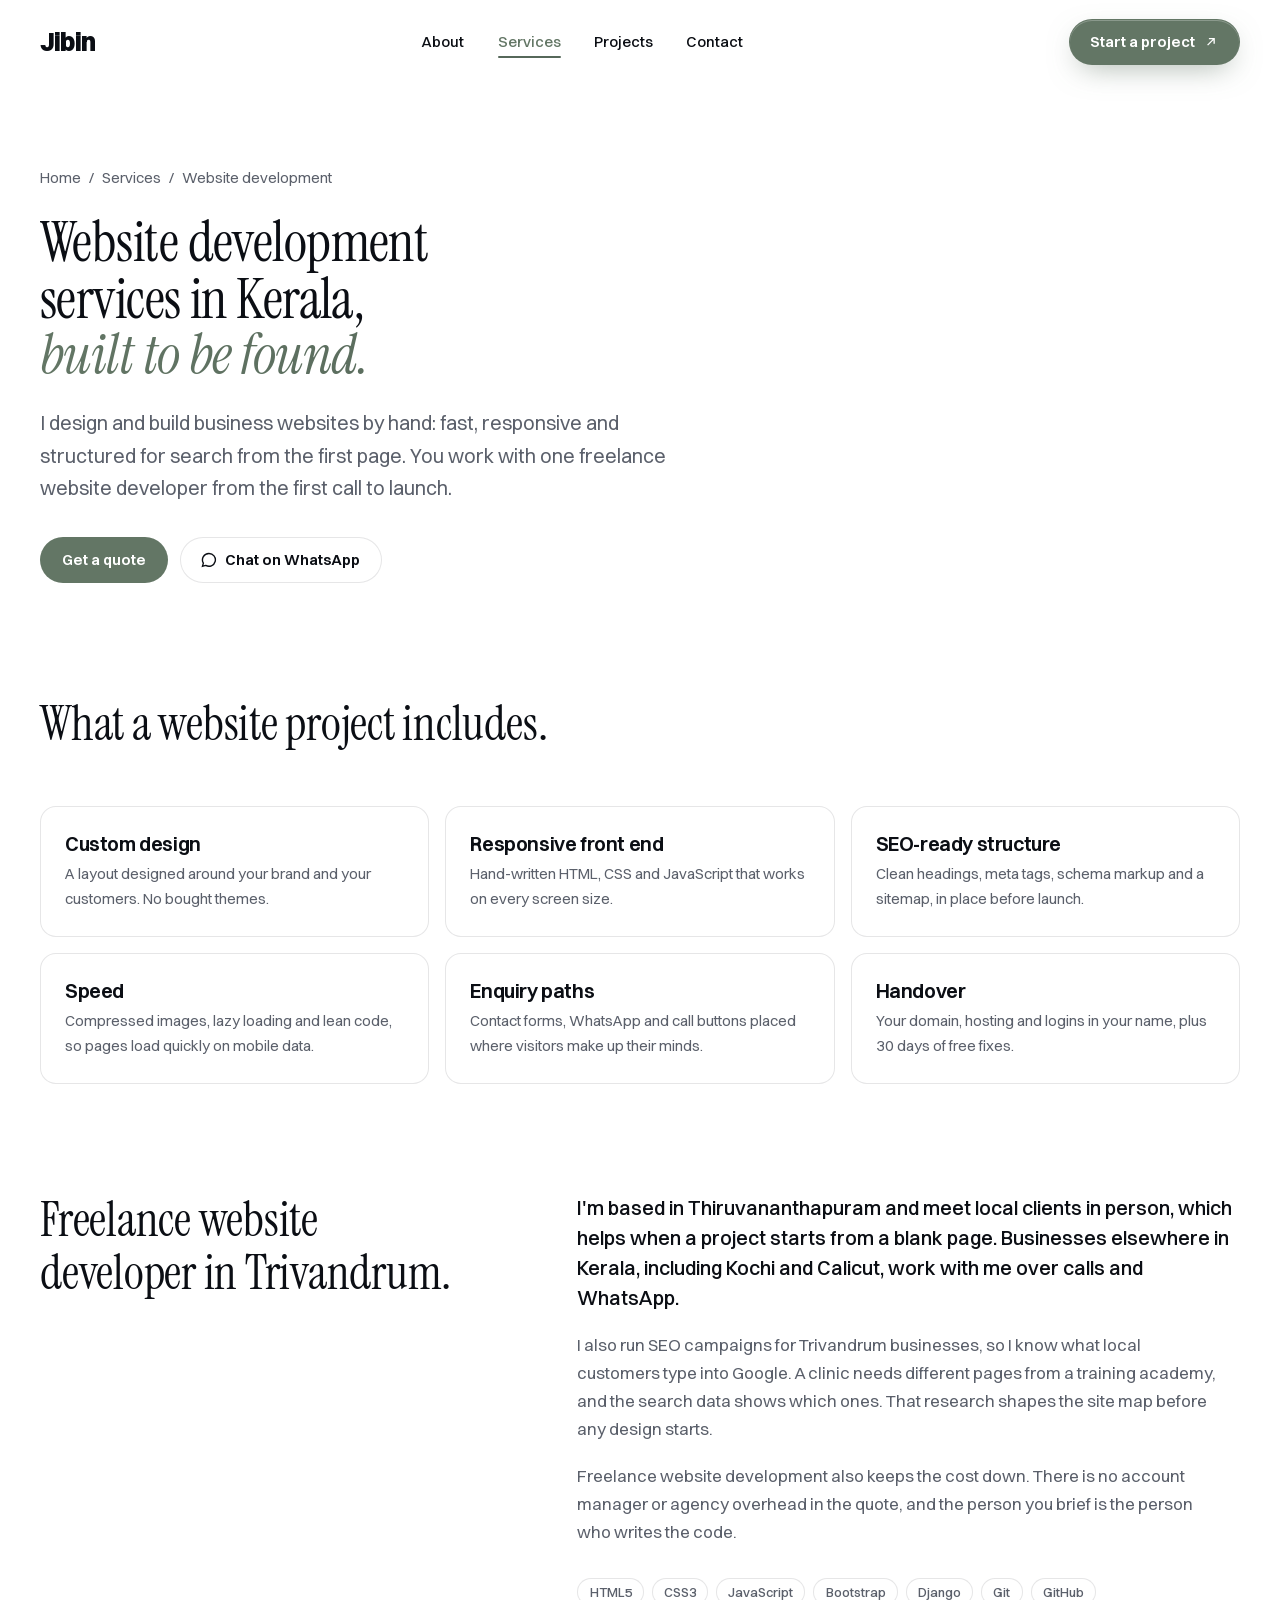
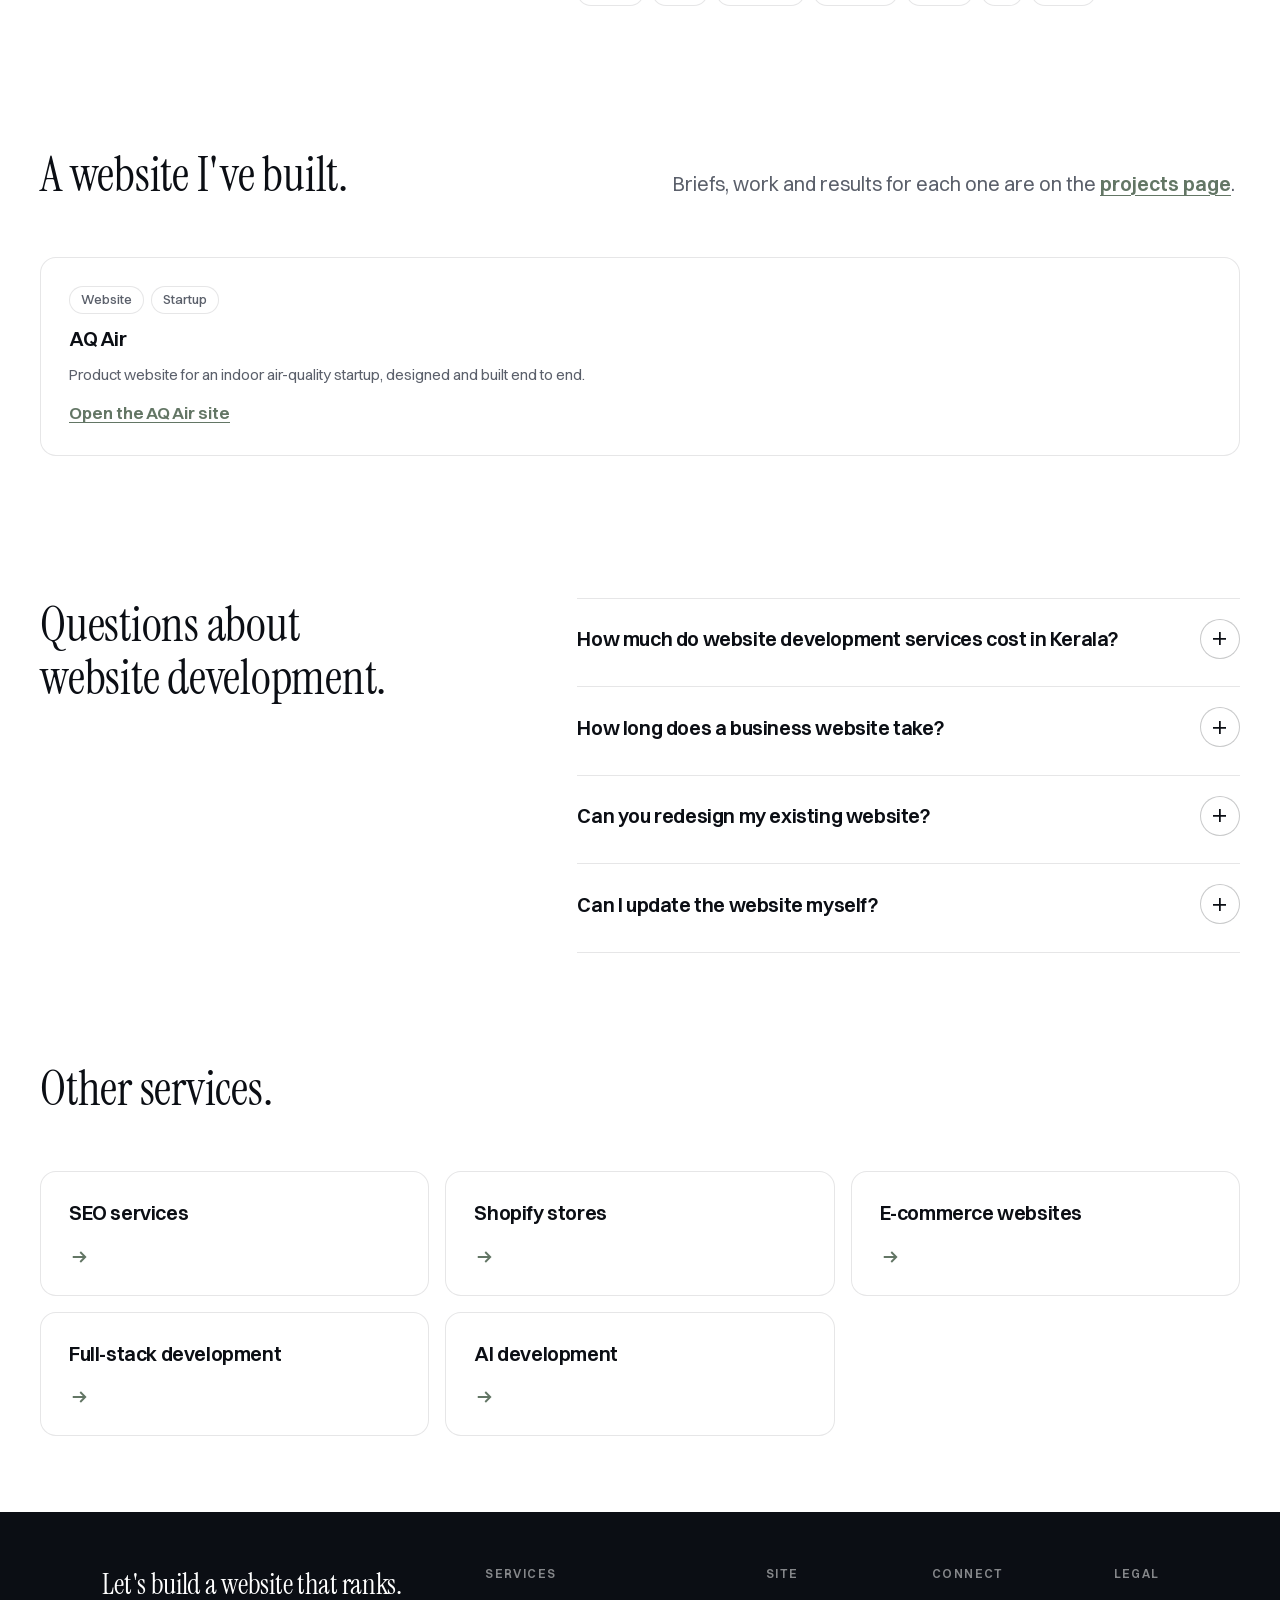
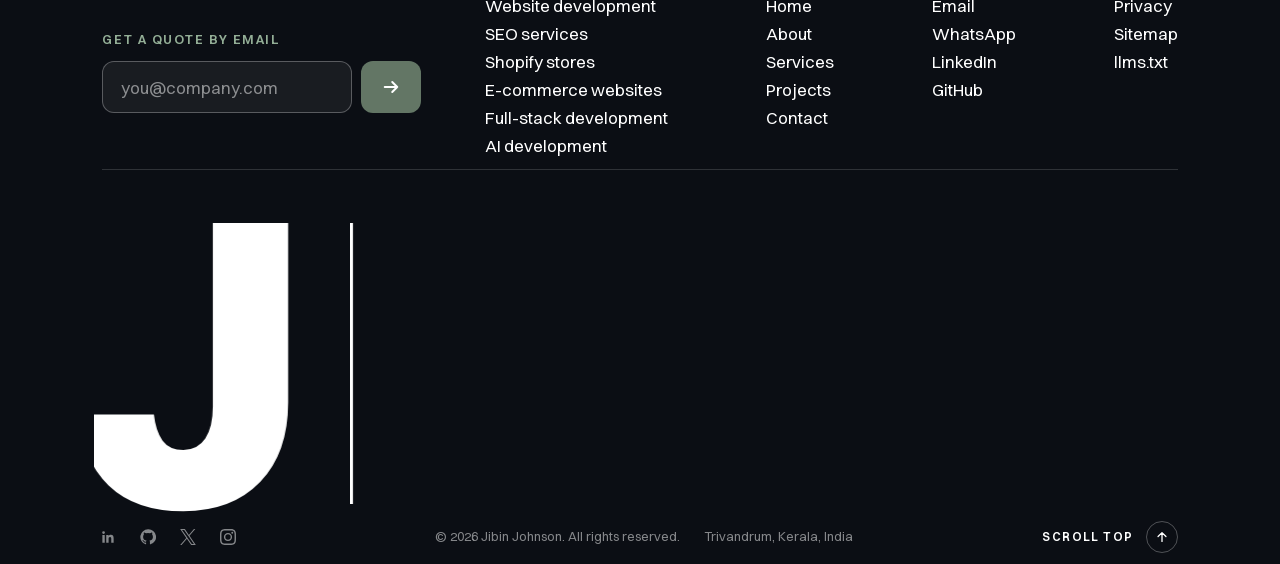
<file: website-development-kerala/index.html>
<!DOCTYPE html>
<html lang="en-IN">
<head>
<meta charset="utf-8">
<script async src="https://www.googletagmanager.com/gtm.js?id=GTM-P5QZBS27"></script>
<script>
  window.dataLayer = window.dataLayer || [];
  function gtag(){dataLayer.push(arguments);}
  gtag('js', new Date());
</script>
<meta name="viewport" content="width=device-width, initial-scale=1">
<title>Website Development Services in Kerala | Freelance Developer</title>
<meta name="description" content="Website development services in Kerala from a freelance website developer in Trivandrum. Custom, fast, SEO-ready business websites with a fixed written quote.">
<meta name="robots" content="index, follow, max-image-preview:large">
<link rel="canonical" href="https://jibinjohnson.in/website-development-kerala/">
<meta name="author" content="Jibin Johnson">
<meta name="theme-color" content="#FFFFFF">
<meta property="og:type" content="website">
<meta property="og:locale" content="en_IN">
<meta property="og:site_name" content="Jibin Johnson">
<meta property="og:title" content="Website Development Services in Kerala | Freelance Developer">
<meta property="og:description" content="Website development services in Kerala from a freelance website developer in Trivandrum. Custom, fast, SEO-ready business websites with a fixed written quote.">
<meta property="og:url" content="https://jibinjohnson.in/website-development-kerala/">
<meta property="og:image" content="https://jibinjohnson.in/assets/img/og.png?v=2">
<meta property="og:image:width" content="1200">
<meta property="og:image:height" content="630">
<meta name="twitter:card" content="summary_large_image">
<link rel="icon" href="../assets/img/favicon.svg?v=2" type="image/svg+xml">
<link rel="preload" href="../assets/fonts/Switzer-Variable.woff2" as="font" type="font/woff2" crossorigin>
<link rel="preload" href="../assets/fonts/InstrumentSerif-Regular.woff2" as="font" type="font/woff2" crossorigin>
<link rel="stylesheet" href="../assets/css/main.css?v=235">
<script>document.documentElement.className='js'</script>
<script type="application/ld+json">{"@context":"https://schema.org","@graph":[{"@type":"WebSite","@id":"https://jibinjohnson.in/#website","url":"https://jibinjohnson.in/","name":"Jibin Johnson","inLanguage":"en-IN","publisher":{"@id":"https://jibinjohnson.in/#person"}},{"@type":"Person","@id":"https://jibinjohnson.in/#person","name":"Jibin Johnson","url":"https://jibinjohnson.in/","image":"https://jibinjohnson.in/assets/img/about-portrait.webp","jobTitle":"Web Developer and SEO Specialist","email":"jibinjohnsoninfo@gmail.com","telephone":"+917736208172","address":{"@type":"PostalAddress","addressLocality":"Thiruvananthapuram","addressRegion":"Kerala","addressCountry":"IN"},"alumniOf":[{"@type":"CollegeOrUniversity","name":"University of Madras"},{"@type":"EducationalOrganization","name":"Edure"}],"knowsAbout":["Web development","Search engine optimisation","Shopify","E-commerce development","Python","Django","Full-stack development","Artificial intelligence"],"sameAs":["https://www.linkedin.com/in/jibinjohnson/","https://github.com/Jibinjohnson11","https://x.com/jibinjohnsonn","https://www.instagram.com/jibinjohnson.in/"]},{"@type":"ProfessionalService","@id":"https://jibinjohnson.in/#business","name":"Jibin Johnson – Web Developer and SEO Specialist","url":"https://jibinjohnson.in/","telephone":"+917736208172","address":{"@type":"PostalAddress","addressLocality":"Thiruvananthapuram","addressRegion":"Kerala","addressCountry":"IN"},"image":"https://jibinjohnson.in/assets/img/og.png?v=2"},{"@type":"Service","@id":"https://jibinjohnson.in/website-development-kerala/#service","name":"Website design and development","serviceType":"Website design and development","description":"Website development services in Kerala from a freelance website developer in Trivandrum. Custom, fast, SEO-ready business websites with a fixed written quote.","url":"https://jibinjohnson.in/website-development-kerala/","provider":{"@id":"https://jibinjohnson.in/#business"},"areaServed":[{"@type":"State","name":"Kerala"},{"@type":"City","name":"Thiruvananthapuram"}]},{"@type":"BreadcrumbList","itemListElement":[{"@type":"ListItem","position":1,"name":"Home","item":"https://jibinjohnson.in/"},{"@type":"ListItem","position":2,"name":"Services","item":"https://jibinjohnson.in/services/"},{"@type":"ListItem","position":3,"name":"Website development","item":"https://jibinjohnson.in/website-development-kerala/"}]},{"@type":"FAQPage","@id":"https://jibinjohnson.in/website-development-kerala/#faq","mainEntity":[{"@type":"Question","name":"How much do website development services cost in Kerala?","acceptedAnswer":{"@type":"Answer","text":"You get a fixed quote in writing once we've agreed the pages and features. Domain and hosting are billed separately."}},{"@type":"Question","name":"How long does a business website take?","acceptedAnswer":{"@type":"Answer","text":"Two to three weeks for a typical business website once the content is ready, and about a week for a landing page."}},{"@type":"Question","name":"Can you redesign my existing website?","acceptedAnswer":{"@type":"Answer","text":"Yes. I keep the existing URLs where possible and set up 301 redirects where they change, so the rankings you already have carry over to the new site."}},{"@type":"Question","name":"Can I update the website myself?","acceptedAnswer":{"@type":"Answer","text":"Small text and image changes are covered during the 30 days of free fixes. If you need to edit content regularly, I build the site on Django with an admin panel so you can do it without touching code."}}]}]}</script>
</head>
<body>
<a class="skip" href="#main">Skip to content</a>
<header class="head"><div class="head-in">
<a class="brand" href="../" aria-label="Jibin Johnson, home">Jibin</a>
<nav class="nav" aria-label="Main"><a href="../about/">About</a><a href="../services/" aria-current="page">Services</a><a href="../projects/">Projects</a><a href="../contact/">Contact</a></nav>
<a class="btn btn-fill" href="../contact/">Start a project <svg class="arrow" viewBox="0 0 24 24" fill="none" stroke="currentColor" stroke-width="2" aria-hidden="true"><path d="M7 17 17 7M9 7h8v8"/></svg></a>
<button class="burger" aria-label="Menu" aria-expanded="false" aria-controls="sheet"></button>
</div></header>
<div class="sheet" id="sheet"><a href="../">Home</a><a href="../about/">About</a><a href="../services/" aria-current="page">Services</a><a href="../projects/">Projects</a><a href="../contact/">Contact</a></div>
<main id="main">
<section class="hero sub"><div class="wrap">
<nav class="crumb" aria-label="Breadcrumb"><a href="../">Home</a><span>/</span><a href="../services/">Services</a><span>/</span><span aria-current="page">Website development</span></nav>
<h1><span class="ln"><span>Website&nbsp;development</span></span> <span class="ln"><span>services in Kerala,</span></span> <span class="ln it"><span>built to be found.</span></span></h1>
<div class="hero-sub"><p class="lede">I design and build business websites by hand: fast, responsive and structured for search from the first page. You work with one freelance website developer from the first call to launch.</p><div class="cta-row"><a class="btn btn-fill" href="../contact/">Get a quote</a><a class="btn btn-line" href="https://wa.me/917736208172?text=Hi%20Jibin%2C%20I%27d%20like%20to%20talk%20about%20a%20project." target="_blank" rel="noopener"><svg viewBox="0 0 16 16" fill="none" stroke="currentColor" stroke-width="1.4" aria-hidden="true"><path d="M8 1.5a6.5 6.5 0 0 0-5.6 9.8l-.9 3.2 3.3-.9A6.5 6.5 0 1 0 8 1.5z"/></svg>Chat on WhatsApp</a></div></div>
</div></section>
<section class="sec alt"><div class="wrap"><div class="sec-head"><h2>What a website project includes.</h2></div><ul class="incl"><li><h3>Custom design</h3><p>A layout designed around your brand and your customers. No bought themes.</p></li><li><h3>Responsive front end</h3><p>Hand-written HTML, CSS and JavaScript that works on every screen size.</p></li><li><h3>SEO-ready structure</h3><p>Clean headings, meta tags, schema markup and a sitemap, in place before launch.</p></li><li><h3>Speed</h3><p>Compressed images, lazy loading and lean code, so pages load quickly on mobile data.</p></li><li><h3>Enquiry paths</h3><p>Contact forms, WhatsApp and call buttons placed where visitors make up their minds.</p></li><li><h3>Handover</h3><p>Your domain, hosting and logins in your name, plus 30 days of free fixes.</p></li></ul></div></section>
<section class="sec alt join"><div class="wrap split"><h2>Freelance website developer in Trivandrum.</h2><div class="prose"><p>I&#x27;m based in Thiruvananthapuram and meet local clients in person, which helps when a project starts from a blank page. Businesses elsewhere in Kerala, including Kochi and Calicut, work with me over calls and WhatsApp.</p><p>I also run SEO campaigns for Trivandrum businesses, so I know what local customers type into Google. A clinic needs different pages from a training academy, and the search data shows which ones. That research shapes the site map before any design starts.</p><p>Freelance website development also keeps the cost down. There is no account manager or agency overhead in the quote, and the person you brief is the person who writes the code.</p><p class="tags"><span class="tag">HTML5</span><span class="tag">CSS3</span><span class="tag">JavaScript</span><span class="tag">Bootstrap</span><span class="tag">Django</span><span class="tag">Git</span><span class="tag">GitHub</span></p></div></div></section>
<section class="sec"><div class="wrap"><div class="sec-head"><h2>A website I've built.</h2><p class="lede">Briefs, work and results for each one are on the <a class="link" href="../projects/">projects page</a>.</p></div><ul class="proof"><li><div class="case-meta"><span class="tag">Website</span><span class="tag">Startup</span></div><h3>AQ Air</h3><p>Product website for an indoor air-quality startup, designed and built end to end.</p><a class="link" href="https://jibinjohnson11.github.io/AQAir/" target="_blank" rel="noopener">Open the AQ Air site</a></li></ul></div></section>
<section class="sec alt"><div class="wrap faq-grid"><h2>Questions about website development.</h2><div class="faq"><details><summary>How much do website development services cost in Kerala?</summary><p>You get a fixed quote in writing once we&#x27;ve agreed the pages and features. Domain and hosting are billed separately.</p></details>
<details><summary>How long does a business website take?</summary><p>Two to three weeks for a typical business website once the content is ready, and about a week for a landing page.</p></details>
<details><summary>Can you redesign my existing website?</summary><p>Yes. I keep the existing URLs where possible and set up 301 redirects where they change, so the rankings you already have carry over to the new site.</p></details>
<details><summary>Can I update the website myself?</summary><p>Small text and image changes are covered during the 30 days of free fixes. If you need to edit content regularly, I build the site on Django with an admin panel so you can do it without touching code.</p></details></div></div></section>
<section class="sec alt join"><div class="wrap"><div class="sec-head"><h2>Other services.</h2></div><ul class="svc"><li><a aria-label="SEO services" href="../seo-services-kerala/"><h3>SEO services</h3><span class="go"><svg viewBox="0 0 16 16" fill="none" stroke="currentColor" stroke-width="1.5" aria-hidden="true"><path d="M3 8h10M9 4l4 4-4 4"/></svg></span></a></li><li><a aria-label="Shopify stores" href="../shopify-developer-kerala/"><h3>Shopify stores</h3><span class="go"><svg viewBox="0 0 16 16" fill="none" stroke="currentColor" stroke-width="1.5" aria-hidden="true"><path d="M3 8h10M9 4l4 4-4 4"/></svg></span></a></li><li><a aria-label="E-commerce websites" href="../ecommerce-website-development-kerala/"><h3>E-commerce websites</h3><span class="go"><svg viewBox="0 0 16 16" fill="none" stroke="currentColor" stroke-width="1.5" aria-hidden="true"><path d="M3 8h10M9 4l4 4-4 4"/></svg></span></a></li><li><a aria-label="Full-stack development" href="../full-stack-developer-kerala/"><h3>Full-stack development</h3><span class="go"><svg viewBox="0 0 16 16" fill="none" stroke="currentColor" stroke-width="1.5" aria-hidden="true"><path d="M3 8h10M9 4l4 4-4 4"/></svg></span></a></li><li><a aria-label="AI development" href="../ai-developer-kerala/"><h3>AI development</h3><span class="go"><svg viewBox="0 0 16 16" fill="none" stroke="currentColor" stroke-width="1.5" aria-hidden="true"><path d="M3 8h10M9 4l4 4-4 4"/></svg></span></a></li></ul></div></section>
</main>
<section class="end">
<div class="wrap">
<footer class="foot">
<div class="foot-top">
<div class="foot-cta"><p class="foot-cta-title">Let's build a website that ranks.</p><form class="foot-form" action="https://api.web3forms.com/submit" method="POST" data-sending="Sending…" data-ok="Thanks. I reply within one working day."><input type="hidden" name="access_key" value="07d4da18-8893-40cc-b59f-8156f0a84335"><input type="hidden" name="subject" value="New quote request from the jibinjohnson.in footer"><input type="hidden" name="from_name" value="jibinjohnson.in"><input type="hidden" name="message" value="Quote request from the footer form: please reply to this email address."><input type="checkbox" name="botcheck" tabindex="-1" autocomplete="off" aria-hidden="true" hidden style="display:none"><label class="foot-cta-label" for="foot-email">Get a quote by email</label><div class="foot-form-row"><input id="foot-email" type="email" name="email" required autocomplete="email" placeholder="you@company.com"><button class="foot-send" type="submit" aria-label="Send"><svg viewBox="0 0 16 16" fill="none" stroke="currentColor" stroke-width="1.6" stroke-linecap="round" stroke-linejoin="round" aria-hidden="true"><path d="M3 8h10M9 4l4 4-4 4"/></svg></button></div><p class="form-status" role="status" aria-live="polite"></p></form></div>
<div class="foot-nav">
<div><h3>Services</h3><ul><li><a href="../website-development-kerala/">Website development</a></li><li><a href="../seo-services-kerala/">SEO services</a></li><li><a href="../shopify-developer-kerala/">Shopify stores</a></li><li><a href="../ecommerce-website-development-kerala/">E-commerce websites</a></li><li><a href="../full-stack-developer-kerala/">Full-stack development</a></li><li><a href="../ai-developer-kerala/">AI development</a></li></ul></div>
<div><h3>Site</h3><ul><li><a href="../">Home</a></li><li><a href="../about/">About</a></li><li><a href="../services/">Services</a></li><li><a href="../projects/">Projects</a></li><li><a href="../contact/">Contact</a></li></ul></div>
<div><h3>Connect</h3><ul><li><a href="mailto:jibinjohnsoninfo@gmail.com">Email</a></li><li><a href="https://wa.me/917736208172?text=Hi%20Jibin%2C%20I%27d%20like%20to%20talk%20about%20a%20project." target="_blank" rel="noopener">WhatsApp</a></li><li><a href="https://www.linkedin.com/in/jibinjohnson/" target="_blank" rel="noopener">LinkedIn</a></li><li><a href="https://github.com/Jibinjohnson11" target="_blank" rel="noopener">GitHub</a></li></ul></div>
<div><h3>Legal</h3><ul><li><a href="../privacy/">Privacy</a></li><li><a href="../sitemap.xml">Sitemap</a></li><li><a href="../llms.txt">llms.txt</a></li></ul></div>
</div>
</div>
<div class="wm" role="img" aria-label="JIBIN">JIBIN</div>
<div class="legal"><ul class="social"><li><a href="https://www.linkedin.com/in/jibinjohnson/" target="_blank" rel="noopener" aria-label="LinkedIn"><svg viewBox="0 0 24 24" fill="currentColor" aria-hidden="true"><path d="M20.45 20.45h-3.56v-5.57c0-1.33-.02-3.04-1.85-3.04-1.85 0-2.14 1.45-2.14 2.94v5.67H9.35V9h3.41v1.56h.05c.48-.9 1.64-1.85 3.37-1.85 3.6 0 4.27 2.37 4.27 5.46v6.28zM5.34 7.43a2.06 2.06 0 1 1 0-4.13 2.06 2.06 0 0 1 0 4.13zM7.12 20.45H3.56V9h3.56v11.45z"/></svg></a></li><li><a href="https://github.com/Jibinjohnson11" target="_blank" rel="noopener" aria-label="GitHub"><svg viewBox="0 0 24 24" fill="currentColor" aria-hidden="true"><path d="M12 .5a11.5 11.5 0 0 0-3.64 22.41c.58.1.79-.25.79-.56v-2c-3.2.7-3.88-1.37-3.88-1.37-.52-1.33-1.28-1.69-1.28-1.69-1.04-.71.08-.7.08-.7 1.15.08 1.76 1.19 1.76 1.19 1.03 1.76 2.69 1.25 3.35.96.1-.75.4-1.25.73-1.54-2.55-.29-5.24-1.28-5.24-5.69 0-1.26.45-2.29 1.19-3.09-.12-.29-.52-1.46.11-3.05 0 0 .97-.31 3.17 1.18a11 11 0 0 1 5.77 0c2.2-1.49 3.17-1.18 3.17-1.18.63 1.59.23 2.76.11 3.05.74.8 1.19 1.83 1.19 3.09 0 4.42-2.69 5.39-5.26 5.68.41.36.78 1.06.78 2.14v3.17c0 .31.21.67.8.56A11.5 11.5 0 0 0 12 .5z"/></svg></a></li><li><a href="https://x.com/jibinjohnsonn" target="_blank" rel="noopener" aria-label="X"><svg viewBox="0 0 24 24" fill="currentColor" aria-hidden="true"><path d="M14.234 10.162 22.977 0h-2.072l-7.591 8.824L7.251 0H.258l9.168 13.343L.258 24H2.33l8.016-9.318L16.749 24h6.993zm-2.837 3.299-.929-1.329L3.076 1.56h3.182l5.965 8.532.929 1.329 7.754 11.09h-3.182z"/></svg></a></li><li><a href="https://www.instagram.com/jibinjohnson.in/" target="_blank" rel="noopener" aria-label="Instagram"><svg viewBox="0 0 24 24" fill="currentColor" aria-hidden="true"><path d="M7.0301.084c-1.2768.0602-2.1487.264-2.911.5634-.7888.3075-1.4575.72-2.1228 1.3877-.6652.6677-1.075 1.3368-1.3802 2.127-.2954.7638-.4956 1.6365-.552 2.914-.0564 1.2775-.0689 1.6882-.0626 4.947.0062 3.2586.0206 3.6671.0825 4.9473.061 1.2765.264 2.1482.5635 2.9107.308.7889.72 1.4573 1.388 2.1228.6679.6655 1.3365 1.0743 2.1285 1.38.7632.295 1.6361.4961 2.9134.552 1.2773.056 1.6884.069 4.9462.0627 3.2578-.0062 3.668-.0207 4.9478-.0814 1.28-.0607 2.147-.2652 2.9098-.5633.7889-.3086 1.4578-.72 2.1228-1.3881.665-.6682 1.0745-1.3378 1.3795-2.1284.2957-.7632.4966-1.636.552-2.9124.056-1.2809.0692-1.6898.063-4.948-.0063-3.2583-.021-3.6668-.0817-4.9465-.0607-1.2797-.264-2.1487-.5633-2.9117-.3084-.7889-.72-1.4568-1.3876-2.1228C21.2982 1.33 20.628.9208 19.8378.6165 19.074.321 18.2017.1197 16.9244.0645 15.6471.0093 15.236-.005 11.977.0014 8.718.0076 8.31.0215 7.0301.0839m.1402 21.6932c-1.17-.0509-1.8053-.2453-2.2287-.408-.5606-.216-.96-.4771-1.3819-.895-.422-.4178-.6811-.8186-.9-1.378-.1644-.4234-.3624-1.058-.4171-2.228-.0595-1.2645-.072-1.6442-.079-4.848-.007-3.2037.0053-3.583.0607-4.848.05-1.169.2456-1.805.408-2.2282.216-.5613.4762-.96.895-1.3816.4188-.4217.8184-.6814 1.3783-.9003.423-.1651 1.0575-.3614 2.227-.4171 1.2655-.06 1.6447-.072 4.848-.079 3.2033-.007 3.5835.005 4.8495.0608 1.169.0508 1.8053.2445 2.228.408.5608.216.96.4754 1.3816.895.4217.4194.6816.8176.9005 1.3787.1653.4217.3617 1.056.4169 2.2263.0602 1.2655.0739 1.645.0796 4.848.0058 3.203-.0055 3.5834-.061 4.848-.051 1.17-.245 1.8055-.408 2.2294-.216.5604-.4763.96-.8954 1.3814-.419.4215-.8181.6811-1.3783.9-.4224.1649-1.0577.3617-2.2262.4174-1.2656.0595-1.6448.072-4.8493.079-3.2045.007-3.5825-.006-4.848-.0608M16.953 5.5864A1.44 1.44 0 1 0 18.39 4.144a1.44 1.44 0 0 0-1.437 1.4424M5.8385 12.012c.0067 3.4032 2.7706 6.1557 6.173 6.1493 3.4026-.0065 6.157-2.7701 6.1506-6.1733-.0065-3.4032-2.771-6.1565-6.174-6.1498-3.403.0067-6.156 2.771-6.1496 6.1738M8 12.0077a4 4 0 1 1 4.008 3.9921A3.9996 3.9996 0 0 1 8 12.0077"/></svg></a></li></ul><p class="legal-copy"><span>© <span data-year>2026</span> Jibin Johnson. All rights reserved.</span><span>Trivandrum, Kerala, India</span></p><button class="to-top" type="button"><span>Scroll top</span><svg viewBox="0 0 16 16" fill="none" stroke="currentColor" stroke-width="1.5" stroke-linecap="round" stroke-linejoin="round" aria-hidden="true"><path d="M8 13V3M3.5 7.5 8 3l4.5 4.5"/></svg></button></div>
</footer>
</div>
</section>
<a class="wa" href="https://wa.me/917736208172?text=Hi%20Jibin%2C%20I%27d%20like%20to%20talk%20about%20a%20project." target="_blank" rel="noopener" aria-label="Chat on WhatsApp"><svg viewBox="0 0 16 16" fill="none" stroke="currentColor" stroke-width="1.4" aria-hidden="true"><path d="M8 1.5a6.5 6.5 0 0 0-5.6 9.8l-.9 3.2 3.3-.9A6.5 6.5 0 1 0 8 1.5z"/></svg></a>
<script src="../assets/js/main.js?v=46" defer></script>
<script src="../assets/js/vendor/lenis/lenis.min.js?v=1.1.20" defer></script>
<script src="../assets/js/smooth.js?v=4" defer></script>
<script src="../assets/js/footer.js?v=11" defer></script>
</body>
</html>
</file>
<file: assets/css/main.css>
/* jibinjohnson.in — light design system
   Palette: white, tint, ink, muted, sage accent (see :root)
   Type: two families only. Instrument Serif (--display: H1, H2, statement lines, FAQ questions, large numbers; OFL) and
   Switzer (--font: everything else, ITF Free Font License). Sizes, weights, line-heights and tracking come only from the
   type tokens in :root (--fs-*, --fw-*, --lh-*, --ls-*). The font files are used exactly as downloaded: never subset,
   rename or modify them. */

@font-face{font-family:"Switzer";font-style:normal;font-weight:100 900;font-display:swap;src:url("../fonts/Switzer-Variable.woff2") format("woff2")}
@font-face{font-family:"Instrument Serif";font-style:normal;font-weight:400;font-display:swap;src:url("../fonts/InstrumentSerif-Regular.woff2") format("woff2")}
@font-face{font-family:"Instrument Serif";font-style:italic;font-weight:400;font-display:swap;src:url("../fonts/InstrumentSerif-Italic.woff2") format("woff2")}
/* metric-matched local fallbacks so text doesn't shift when the web fonts swap in */
@font-face{font-family:"Switzer Fallback";font-weight:100 500;src:local("Arial"),local("ArialMT");size-adjust:97.8%;ascent-override:100.2%;descent-override:25.56%;line-gap-override:9.2%}
@font-face{font-family:"Switzer Fallback";font-weight:600 900;src:local("Arial Bold"),local("Arial-BoldMT");size-adjust:97.8%;ascent-override:100.2%;descent-override:25.56%;line-gap-override:9.2%}
@font-face{font-family:"Instrument Serif Fallback";font-style:normal;font-weight:400;src:local("Times New Roman"),local("TimesNewRomanPSMT");size-adjust:82.61%;ascent-override:119.84%;descent-override:37.53%;line-gap-override:0%}
@font-face{font-family:"Instrument Serif Fallback";font-style:italic;font-weight:400;src:local("Times New Roman Italic"),local("TimesNewRomanPS-ItalicMT");size-adjust:86.88%;ascent-override:113.95%;descent-override:35.68%;line-gap-override:0%}

:root{
  --bg:#FFFFFF; --surface:#FFFFFF; --tint:#EAF0EA;   /* page, alternate bands + cards, tints and selection */
  --ink:#0B0E14; --muted:#5B606B; --line:rgba(11,14,20,.10);
  --accent:#56685A;            /* deep sage: accent text of any size, numbers, icons, decoration (5.96:1 on white, 5.15:1 on --tint) */
  --accent-btn:#637665;        /* sage: buttons, links and small accent text; white text on it 4.87:1 */
  --accent-btn-hover:#4F6051;   /* white on it 6.72:1 */
  --accent-on-dark:#93AE96;    /* accent text on the dark band and footer (8.1:1 on --ink) */
  --glow:#A9C4AB;              /* icon glow and light effects */
  --grad:linear-gradient(95deg,#637665 0%,#56685A 55%,#47574A 100%);   /* accent text gradient: 4.87:1 or better on white */
  --glass-dark:rgba(36,46,38,.62);   /* smoked sage glass: icon tiles, cards on the dark band */
  --card-tint:#F7FAF7; --card-line:#E0E8E0; --card-line-hover:#B4C5B6;   /* service icon cards */
  --line-strong:rgba(11,14,20,.22);   /* ink at 22%: hover borders */
  /* ---- typography system (see CLAUDE.md "Typography system") ---- */
  --font:"Switzer","Switzer Fallback",sans-serif;   /* body, UI, H3 and every card title, labels */
  --display:"Instrument Serif","Instrument Serif Fallback",serif;   /* H1, H2, statements, FAQ questions, large numbers */
  /* size scale, about 1.25 between steps from 17px up (the small UI steps are closer together) */
  --fs-2xs:.75rem;     /* 12px: pills, counters, chips inside the home service cards */
  --fs-xs:.8125rem;    /* 13px: uppercase labels, tags and chips, legal line */
  --fs-sm:.9375rem;    /* 15px: card text, buttons, nav, secondary text */
  --fs-base:1.0625rem; /* 17px: body */
  --fs-lede:clamp(1.0625rem,1rem + .3vw,1.25rem);      /* 17 -> 20px: intro paragraphs */
  --fs-md:1.25rem;     /* 20px: H3 and card titles */
  --fs-lg:clamp(1.1875rem,1rem + .75vw,1.5625rem);     /* 19 -> 25px: FAQ questions, lead paragraphs */
  --fs-xl:clamp(1.5rem,1rem + 1.05vw,2rem);            /* 24 -> 32px: large H3s, service one-liners */
  --fs-2xl:clamp(1.75rem,1.3rem + 1.4vw,2.5rem);       /* 28 -> 40px: project titles, menu links */
  --fs-h2:clamp(2rem,1.3rem + 2.15vw,3.25rem);         /* 32 -> 52px */
  --fs-h1:clamp(2.25rem,.75rem + 3.45vw,4rem);         /* 36 -> 64px: inner-page H1 */
  --fs-display:clamp(3rem,5.1vw,4.875rem);             /* 48 -> 78px: home H1 and the statement line */
  --fs-ghost:clamp(4.5rem,16vw,15rem);                 /* 72 -> 240px: the faded background word in the home Contact band (decorative) */
  --fw-regular:400; --fw-medium:500; --fw-semibold:600;
  --fw-brand:800;      /* the "Jibin" wordmark only (logo and footer name) */
  --lh-display:1; --lh-heading:1.1; --lh-title:1.25; --lh-snug:1.5; --lh-body:1.65;
  --ls-display:-.015em; --ls-h1:-.01em; --ls-h2:-.005em; --ls-title:-.02em; --ls-lead:-.01em;
  --ls-wide:.2em;      /* the home Services eyebrow only */
  --ls-label:.12em;    /* small uppercase labels, pills and counters */
  --wrap:1200px;
  --gut:clamp(1.25rem,4vw,2.5rem);
  --sec:clamp(4rem,2rem + 6vw,7.5rem);
  --head:84px;   /* header height (68px at 900px and below) */
  --r:16px;
  --ease:cubic-bezier(.2,.7,.1,1);
}

/* ---------- base ---------- */
*,*::before,*::after{box-sizing:border-box}
html{-webkit-text-size-adjust:100%;scroll-padding-top:5.5rem;overflow-x:clip}   /* no sideways scroll on any device; clip (not hidden) keeps sticky and the hero pin working */
body{margin:0;background:var(--bg);color:var(--ink);font:var(--fw-regular) var(--fs-base)/var(--lh-body) var(--font);-webkit-font-smoothing:antialiased}
img,svg{display:block;max-width:100%}
a{color:inherit;text-decoration:none}
h1,h2,h3,p,ul,ol,dl,dd{margin:0}
b,strong{font-weight:var(--fw-semibold)}
ul,ol{padding:0;list-style:none}
button,input,select,textarea{font:inherit;color:inherit}
:focus-visible{outline:2px solid var(--accent-btn);outline-offset:3px;border-radius:6px}
::selection{background:var(--tint);color:var(--ink)}
.skip{position:absolute;left:1rem;top:-4rem;z-index:100;background:var(--ink);color:var(--bg);padding:.6rem 1rem;border-radius:8px}
.skip:focus{top:1rem}
.sr{position:absolute;width:1px;height:1px;overflow:hidden;clip-path:inset(50%)}
html:not(.js) img[data-defer-src]{display:none} /* held pictures: without JS their <noscript> copy shows */
.wrap{width:100%;max-width:calc(var(--wrap) + 2*var(--gut));margin-inline:auto;padding-inline:var(--gut)}
.sec{padding-block:var(--sec)}
.alt{background:var(--surface)}
.sec.join{padding-top:0}   /* continues the previous section as one band */
/* --bg and --surface are both white, so two white sections in a row read as one gap: the second one's top padding is
   cut to 30% of --sec (gap about 1.3x --sec: ~153px desktop, ~83px phones, was 2x). The dark band and the dark contact
   panel + footer keep full padding: there the colour change is the boundary. After an inner-page hero: 40%. */
.sec:not(.dark)+.sec:not(.dark):not(.join){padding-top:calc(var(--sec) * .3)}
.hero.sub+.sec{padding-top:calc(var(--sec) * .4)}
/* dark band (home "why") and the contact panel + footer on every page: ink background, white text.
   Accent text on dark uses --accent-on-dark (set as --accent there); links and small text are white; buttons keep --accent-btn with white text. */
.dark,.end{--accent:var(--accent-on-dark);background:var(--ink);color:var(--bg);--muted:rgba(255,255,255,.72);--line:rgba(255,255,255,.12);--line-strong:rgba(255,255,255,.28)}
.dark :focus-visible,.end :focus-visible{outline-color:var(--bg)}

/* ---------- type ---------- */
/* display serif: H1, H2 and the statement line (Instrument Serif has one weight: always 400) */
h1,h2,.shout{font-family:var(--display);font-weight:var(--fw-regular);text-wrap:balance}
/* scale: home H1 (and the statement line) is the largest; inner-page H1 smaller; the privacy/404 H1 (.plain) smaller
   again; H2 below. Instrument Serif is narrow with a small x-height, so sizes run large and tracking stays near zero. */
h1{font-size:var(--fs-h1);letter-spacing:var(--ls-h1);line-height:var(--lh-display)}
h2{font-size:var(--fs-h2);letter-spacing:var(--ls-h2);line-height:var(--lh-heading)}
.hero:not(.sub) h1,.shout{font-size:var(--fs-display);line-height:var(--lh-display);letter-spacing:var(--ls-display)}
/* accent phrases in Instrument Serif Italic with the accent gradient: the H1 accent line ("websites that rank."), the
   H2 .it phrases and the statement's last word. Right padding keeps the italic overhang inside clipped lines. */
h1 .it>span,h2 .it{font-style:italic;padding-right:.08em}
.shout .hl,h1 .it>span,h2 .it{background:var(--grad);-webkit-background-clip:text;background-clip:text;color:transparent}
.shout-band{padding-bottom:clamp(2rem,1rem + 3vw,3.5rem)}
/* H3 and every card title: Switzer semibold, one size. .card-title gives the same style to a title that is not an H3. */
h3,.card-title{font-family:var(--font);font-size:var(--fs-md);font-weight:var(--fw-semibold);letter-spacing:var(--ls-title);line-height:var(--lh-title)}
/* card descriptions: one size and colour for every card (.card-text for new cards) */
.card-text,.svc p,.pcard p,.steps p,.incl p,.proof p,.ind p,.why p,.pt-txt p{font-size:var(--fs-sm);color:var(--muted)}
/* small uppercase labels: section labels, footer and tool-group headings (.label for new ones) */
.label,.eyebrow,.foot h3,.tg-card h3{font-family:var(--font);font-size:var(--fs-xs);font-weight:var(--fw-semibold);letter-spacing:var(--ls-label);line-height:var(--lh-title);text-transform:uppercase}
.lede{font-size:var(--fs-lede);color:var(--muted);max-width:36em}
.note{font-size:var(--fs-sm);color:var(--muted)}
.tag{display:inline-block;font-size:var(--fs-xs);font-weight:var(--fw-medium);line-height:var(--lh-snug);padding:.2rem .7rem;border-radius:99px;background:var(--bg);color:var(--muted);border:1px solid var(--line);white-space:nowrap}
.link{color:var(--accent-btn);font-weight:var(--fw-semibold);text-decoration:underline;text-decoration-thickness:1px;text-underline-offset:.2em}
.link:hover{text-decoration-thickness:2px}

/* ---------- buttons ---------- */
.btn{display:inline-flex;align-items:center;justify-content:center;gap:.5rem;min-height:2.875rem;padding:.7rem 1.3rem;border-radius:99px;border:1px solid transparent;font-weight:var(--fw-semibold);font-size:var(--fs-sm);line-height:var(--lh-title);cursor:pointer;transition:background-color .2s,border-color .2s}
.btn svg{width:1.05em;height:1.05em;flex:none}
.btn-fill{background:var(--accent-btn);color:var(--surface)}
.btn-fill:hover{background:var(--accent-btn-hover)}
.btn-line{background:var(--surface);border-color:var(--line);color:var(--ink)}
.btn-line:hover{background:var(--bg);border-color:var(--line-strong)}
.btn .arrow{transition:transform .35s var(--ease)}
.btn:hover .arrow{transform:translateX(3px)}
.head .btn:hover .arrow{transform:translate(2px,-2px)}
.cta-row{display:flex;flex-wrap:wrap;gap:.75rem}

/* ---------- header ---------- */
/* glass header: transparent at the top of the page, frosted once the page scrolls (main.js adds .scrolled; frosted without JS) */
/* in the page flow: visible at the top of the page and scrolled away with it (not sticky or fixed). position:relative only
   keeps it painted above the home hero, which slides up under it (margin-top: -var(--head)). */
.head{position:relative;z-index:50;background:rgba(255,255,255,.72);-webkit-backdrop-filter:blur(16px) saturate(150%);backdrop-filter:blur(16px) saturate(150%);box-shadow:0 1px 0 var(--line);transition:background-color .4s var(--ease),box-shadow .4s var(--ease),backdrop-filter .4s}
.js .head:not(.scrolled){background:transparent;-webkit-backdrop-filter:none;backdrop-filter:none;box-shadow:none}
.head-in{display:flex;align-items:center;justify-content:space-between;gap:1.5rem;height:var(--head);max-width:calc(var(--wrap) + 2*var(--gut));margin-inline:auto;padding-inline:var(--gut)}
.brand{font-weight:var(--fw-brand);font-size:1.625rem;letter-spacing:-.03em;line-height:1}   /* the wordmark: drawn type, outside the scale */
.nav{display:flex;gap:clamp(1.25rem,2.6vw,2.25rem);font-size:var(--fs-sm);font-weight:var(--fw-medium)}
.nav a{position:relative;color:var(--ink)}
.nav a::after{content:"";position:absolute;left:0;right:0;bottom:-4px;height:2px;border-radius:2px;background:var(--accent);transform:scaleX(0);transform-origin:left;transition:transform .35s var(--ease)}
.nav a:hover::after,.nav a[aria-current]::after{transform:scaleX(1)}
.nav a[aria-current]{color:var(--accent-btn)}
.head .btn{min-height:2.875rem;padding:0 1.25rem;box-shadow:0 10px 30px -10px rgba(99,118,101,.6),inset 0 1px 0 rgba(255,255,255,.25)}
.burger{display:none;width:2.75rem;height:2.75rem;border-radius:99px;border:1px solid var(--line);background:rgba(255,255,255,.55);cursor:pointer;position:relative}
.burger::before,.burger::after{content:"";position:absolute;left:30%;right:30%;height:1.5px;background:var(--ink);transition:transform .25s var(--ease)}
.burger::before{top:42%}.burger::after{top:56%}
.menu-open{overflow:hidden}
.menu-open .burger::before{transform:translateY(3px) rotate(45deg)}
.menu-open .burger::after{transform:translateY(-3px) rotate(-45deg)}
.sheet{position:fixed;inset:var(--head) 0 0;z-index:49;background:var(--bg);display:flex;flex-direction:column;padding:1rem var(--gut) 2rem;visibility:hidden;opacity:0;transition:opacity .2s,visibility 0s .2s}
.menu-open .sheet{visibility:visible;opacity:1;transition:opacity .2s}
.sheet a{font-size:var(--fs-2xl);font-weight:var(--fw-semibold);letter-spacing:var(--ls-title);padding:.75rem 0;border-bottom:1px solid var(--line)}
.sheet a[aria-current]{color:var(--accent-btn)}

/* ---------- hero ---------- */
.hero{padding:clamp(3rem,1.5rem + 4.5vw,6rem) 0 clamp(3rem,2rem + 3vw,4.5rem)}
.hero-grid{display:grid;grid-template-columns:minmax(0,1.45fr) minmax(0,.75fr);gap:clamp(2rem,5vw,4.5rem);align-items:center}
h1 .ln{display:block;overflow:hidden;padding-bottom:.14em;margin-bottom:-.14em}
h1 .ln>span{display:block}
/* H1s do not animate: Chrome records a sliding heading as painted only when the slide ends, which held LCP back
   ~0.8s. The hero's intro, buttons, portrait and cards still load in around it. */
.hero-sub{margin-top:1.5rem}
.hero-sub .lede{max-width:34em}
.hero-sub .cta-row{margin-top:2rem}
/* ---------- home hero: centred headline over a portrait ringed by orbiting glass cards ----------
   The portrait and the cards share one 3D scene (built by hero.js). On scroll the hero pins and the camera pushes
   into the face: the cards fly past, the portrait flies into the About frame and the About screen arrives (hero.js, GSAP).
   Every scroll state is set in JS, so without JS or with reduced motion everything shows statically. */
/* the hero's own pin spacer (index.html, hero.js pinSpacer): ScrollTrigger copies the hero's display:flex onto it and measures the hero inside it, so as a flex row it would shrink the hero to its content width */
#hero-pin{flex-direction:column}
.hero.glass{position:relative;isolation:isolate;overflow:hidden;display:flex;flex-direction:column;min-height:100vh;min-height:100svh;margin-top:calc(-1 * var(--head));padding:0;background:var(--bg)}
.hero-copy{position:relative;z-index:40;flex:none;padding:calc(var(--head) + clamp(.25rem,1.5vh,1.25rem)) var(--gut) 0;text-align:center}
.hero.glass h1{max-width:var(--wrap);margin:clamp(.625rem,1.6vh,1.125rem) auto clamp(.5rem,1.4vh,1rem)}
.hero.glass .lede{max-width:46em;margin-inline:auto;color:var(--ink);font-weight:var(--fw-semibold);text-wrap:balance}   /* one short line */
.hero.glass .cta-row{justify-content:center;gap:.875rem;margin-top:clamp(.875rem,2vh,1.5rem)}
.hero.glass .btn{min-height:3.375rem;padding:0 1.625rem;font-size:var(--fs-base);gap:.625rem;transition:background-color .3s var(--ease),transform .3s var(--ease),box-shadow .3s var(--ease)}
.hero.glass .btn svg{width:18px;height:18px}
/* one line of proof under the buttons (the only stats on the home page); each part stays whole, so a narrow screen breaks at the dot */
.hero.glass .btn-fill{box-shadow:0 10px 30px -10px rgba(99,118,101,.6),inset 0 1px 0 rgba(255,255,255,.25)}
.hero.glass .btn:hover{transform:translateY(-2px)}
.hero.glass .btn-line{background:rgba(255,255,255,.55);border-color:var(--line);-webkit-backdrop-filter:blur(10px);backdrop-filter:blur(10px);box-shadow:0 8px 24px -14px rgba(30,45,33,.35)}
.hero.glass .btn-line:hover{background:var(--surface)}
/* portrait stage: fills the rest of the screen under the buttons; the portrait never moves, only the cards do */
.hero-stage{position:relative;z-index:10;flex:1 0 auto;min-height:clamp(18rem,40vh,26rem);margin-top:clamp(.25rem,1.2vh,1rem)}
/* --head-x: the head's centre as a share of the image width (the photo is a profile, so the head sits right of the
   image centre). The box is placed so that point is on the page centre line at every width; hero.js reads the same
   variable for the orbit ring's centre. Re-measure it if hero-portrait.webp changes. */
.hero-portrait{--head-x:.53;position:absolute;bottom:-12%;left:50%;aspect-ratio:1;height:min(112%,140vw);transform:translateX(calc(var(--head-x) * -100%))}
.hero-img{position:relative;z-index:20;width:100%;height:100%;object-fit:contain;object-position:bottom;user-select:none;-webkit-user-select:none}
/* glass stats panel, over the foot of the portrait */
/* load-in, by CSS from the first paint, in step with the H1 lines */
.js .hero.glass .lede,.js .hero.glass .cta-row{animation:hero-in .9s var(--ease) .3s backwards}
.js .hero.glass .cta-row{animation-delay:.4s}
@keyframes hero-in{from{opacity:0;transform:translateY(18px)}}
/* the portrait (the LCP image) fades in by CSS from the first paint, not after a script runs: waiting for the
   script held the largest paint back until every deferred file had run */
.js .hero-portrait{animation:portrait-in 1.1s var(--ease) .2s backwards}
@keyframes portrait-in{from{opacity:.01}} /* not 0: an invisible (opacity 0) image is not an LCP candidate, so 0 held the largest paint back to the end of the .2s delay; 1% on white is invisible */
/* signature intro (home page, once per session): index.html puts .is-signing on <html> before the first paint
   (with JS; not under reduced motion or Save-Data; not again in the same session); sign.js draws the signature
   (~1s) and fades the veil. It is a light veil, not a cover: the hero renders and animates underneath from the
   first paint (the hero copy is the LCP element), nothing is paused, scrolling is never locked and the veil never
   takes pointer events. */
.sign{position:fixed;inset:0;z-index:200;display:grid;place-items:center;background:rgba(255,255,255,.86);pointer-events:none}
html:not(.is-signing) .sign{display:none}
.sign-svg{display:block;width:min(78vw,36rem);height:auto;aspect-ratio:1164/609;margin-top:-4vh;overflow:visible}
.sign-fill{fill:var(--ink)}

/* orbiting glass cards (hero.js builds them). Nothing on .orbit, .orbit-scene or .orbit-ring may set opacity, filter or overflow:
   any of those flattens the 3D scene. The portrait is a plane at z = 0, so it hides cards passing behind the head. */
.orbit{position:absolute;inset:0}
.orbit-scene{position:absolute;inset:0;transform-style:preserve-3d}
.orbit-subject{position:absolute;inset:0;transform:translateZ(0)}
.orbit-ring{position:absolute;left:0;top:0;width:0;height:0;pointer-events:none;transform-style:preserve-3d;will-change:transform}
.orbit-slot,.orbit-curve,.orbit-hinge{position:absolute;transform-style:preserve-3d}
.orbit-curve{top:0;width:0;height:100%}
.orbit-hinge{top:0}
.orbit-face{position:absolute;opacity:0;-webkit-backface-visibility:hidden;backface-visibility:hidden}
/* plain back of each strip: a card on the far side of the ring shows a blank panel, never its content mirrored */
.orbit-back{position:absolute;left:0;top:0;overflow:hidden;opacity:0;transform:rotateY(180deg);-webkit-backface-visibility:hidden;backface-visibility:hidden}
.orbit-clip{position:absolute}
.op-back{border:1.5px solid rgba(255,255,255,.75);background:linear-gradient(140deg,rgba(255,255,255,.82),rgba(234,240,234,.55) 55%,rgba(255,255,255,.7))}
.op-back-img{border-color:rgba(255,255,255,.85);background:var(--tint)}
.op{position:relative;width:100%;height:100%;border-radius:16px;overflow:hidden;text-align:left}
.op-glass,.op-card{border:1.5px solid rgba(255,255,255,.75);background:linear-gradient(140deg,rgba(255,255,255,.82),rgba(234,240,234,.55) 55%,rgba(255,255,255,.7));box-shadow:inset 0 1px 0 rgba(255,255,255,.95),inset 0 -1px 0 rgba(11,14,20,.06),0 6px 14px -8px rgba(11,14,20,.28)}
.op-card{display:flex;align-items:center;gap:12px;padding:0 14px}
.op-sheen{position:absolute;inset:0;pointer-events:none;background:linear-gradient(125deg,rgba(255,255,255,.7) 0%,rgba(255,255,255,0) 38%,rgba(255,255,255,.2) 60%,rgba(255,255,255,0) 74%)}
.op-ic{position:relative;display:grid;place-items:center;flex-shrink:0;width:36px;height:36px;border-radius:10px;background:var(--grad);color:var(--surface);box-shadow:inset 0 1px 0 rgba(255,255,255,.35),0 6px 12px -6px rgba(99,118,101,.6)}
.op-ic svg{width:18px;height:18px}
.op-txt{position:relative;display:flex;flex-direction:column;min-width:0;line-height:var(--lh-title)}
.op-t{display:-webkit-box;-webkit-box-orient:vertical;-webkit-line-clamp:3;overflow:hidden;font-size:14.5px;font-weight:var(--fw-semibold);letter-spacing:var(--ls-title);color:var(--ink)}   /* px: the ring is decorative (aria-hidden) and laid out in px by hero.js */
.op-c{margin-top:2px;overflow:hidden;white-space:nowrap;text-overflow:ellipsis;font-size:11.5px;color:var(--muted)}
.op-compact{gap:8px;padding:0 10px}
.op-compact .op-ic{width:24px;height:24px}
.op-compact .op-ic svg{width:14px;height:14px}
.op-compact .op-t{font-size:10.5px}
.op-compact .op-c{font-size:8.5px}
.op-img{border:1.5px solid rgba(255,255,255,.85);background:var(--ink);box-shadow:0 6px 14px -8px rgba(11,14,20,.35)}
.op-img img{position:absolute;inset:0;width:100%;height:100%;max-width:none;object-fit:cover}
.op-gloss{position:absolute;inset:0;background:linear-gradient(125deg,rgba(255,255,255,.35),rgba(255,255,255,0) 40%)}


/* ---------- section heads ---------- */
.sec-head{display:grid;grid-template-columns:minmax(0,1fr) minmax(0,1fr);gap:1rem 4rem;align-items:end;margin-bottom:clamp(2.5rem,2rem + 2vw,3.5rem)}

/* ---------- cards ---------- */
.svc a,.why li,.pcard,.ind li,.steps li,.incl li,.proof li,.proj{background:var(--surface);border:1px solid var(--line);border-radius:var(--r);transition:transform .25s var(--ease),border-color .25s}
.svc a:hover,.why li:hover,.pcard:hover,.ind li:hover,.steps li:hover,.incl li:hover,.proof li:hover,.proj:hover{transform:translateY(-4px);border-color:var(--line-strong)}

/* about (home): editorial three-column composition. Left: label and "Hey," heading on top, the intro at the foot;
   centre: a tall portrait (the focal point); right: the approach paragraph and a quiet "Explore My Work" link */
.ed{display:grid;grid-template-columns:minmax(0,1fr) minmax(0,.9fr) minmax(0,1fr);grid-template-rows:auto 1fr;grid-template-areas:"head photo side" "intro photo side";gap:2.5rem clamp(2rem,1rem + 3vw,4.5rem)}
.ed-head{grid-area:head;align-self:start}
.ed h2{line-height:var(--lh-display)}
/* "Hey,": larger than the H2 around it, always below the home H1 */
.ed-hey{display:block;margin-bottom:.06em;font-size:min(calc(var(--fs-h2) * 1.3),calc(var(--fs-display) * .92));letter-spacing:var(--ls-display);line-height:var(--lh-display)}
.ed-photo{grid-area:photo;margin:0}
.ed-frame{aspect-ratio:5/7;max-height:calc(100svh - var(--head) - 3rem);margin-inline:auto;border-radius:20px;overflow:hidden;background:radial-gradient(120% 90% at 70% 15%,var(--surface) 0%,var(--tint) 75%);border:1px solid rgba(99,118,101,.18);box-shadow:0 40px 80px -48px rgba(36,46,38,.45)}
.ed-frame img{display:block;width:100%;height:100%;object-fit:cover;object-position:50% 20%;filter:grayscale(1)}
/* hero → About image flip (hero.js): one fixed two-sided card carries the portrait from the zoom into the About frame,
   turning on its vertical axis with perspective; the hero cut-out is the front, the About photo in its frame the back,
   so the image changes at the edge-on moment (90°). The frame's own photo shows only once the card has landed. */
.travel{position:fixed;left:0;top:0;width:0;height:0;z-index:30;pointer-events:none;visibility:hidden;transform-style:preserve-3d;will-change:transform}
.t-face{position:absolute;left:0;top:0;overflow:hidden;-webkit-backface-visibility:hidden;backface-visibility:hidden;will-change:transform}
.t-face img{position:absolute;left:0;top:0;display:block;max-width:none;transform-origin:0 0;will-change:transform}
.t-back{border-radius:20px;background:radial-gradient(120% 90% at 70% 15%,var(--surface) 0%,var(--tint) 75%);border:1px solid rgba(99,118,101,.18);box-shadow:0 40px 80px -48px rgba(36,46,38,.45)}
.t-back img{object-position:50% 20%;filter:grayscale(1)}
/* the two About paragraphs share one style: body size, regular weight, body line-height, muted, 24em wide (full width from 680px) */
.ed-intro,.ed-desc{max-width:24em;font-size:var(--fs-base);font-weight:var(--fw-regular);line-height:var(--lh-body);color:var(--muted)}
.ed-intro{grid-area:intro;align-self:end}
.ed-side{grid-area:side;align-self:center;max-width:24em;justify-self:end}
.ed-cta{display:inline-flex;align-items:center;gap:.6rem;margin-top:2rem;padding-bottom:.4rem;border-bottom:1px solid var(--line-strong);font-weight:var(--fw-semibold);color:var(--ink);text-decoration:none;transition:border-color .3s var(--ease),color .3s var(--ease)}
.ed-cta svg{width:1rem;height:1rem;color:var(--accent-btn);transition:transform .3s var(--ease)}
.ed-cta:hover{color:var(--accent);border-color:var(--accent-btn)}
.ed-cta:hover svg{transform:translate(2px,-2px)}
.statement{font-size:var(--fs-lg);line-height:var(--lh-snug);font-weight:var(--fw-medium);letter-spacing:var(--ls-lead)}
.statement+.statement{margin-top:1em}
.more{margin-top:2rem;display:flex;flex-wrap:wrap;gap:.75rem}

/* services */
.svc{display:grid;grid-template-columns:repeat(auto-fill,minmax(min(100%,19rem),1fr));gap:1rem}
.svc a{display:flex;flex-direction:column;gap:.6rem;height:100%;padding:1.75rem}
.svc h3{text-wrap:balance}
/* service cards with a smoked-glass icon (home and Services) */
.svc.icons{gap:1.25rem}
.svc.icons a{gap:0;padding:30px;border-radius:24px;background:linear-gradient(180deg,var(--card-tint),var(--surface));border-color:var(--card-line);transition:transform .45s var(--ease),box-shadow .45s var(--ease),border-color .45s}
.svc.icons a:hover{transform:translateY(-6px);border-color:var(--card-line-hover);box-shadow:0 30px 60px -30px rgba(99,118,101,.35)}
.ic{display:grid;place-items:center;flex:none;width:52px;height:52px;border-radius:16px;background:var(--glass-dark);color:var(--glow);box-shadow:inset 0 1px 0 rgba(255,255,255,.35)}
.ic svg{width:26px;height:26px;filter:drop-shadow(0 0 6px rgba(169,196,171,.8))}
.svc.icons h3{margin:22px 0 8px}
.go{display:inline-flex;margin-top:auto;padding-top:.75rem;color:var(--accent-btn)}
.go svg{width:1.25rem;height:1.25rem;transition:transform .25s var(--ease)}
.svc a:hover .go svg{transform:translateX(4px)}

/* Projects page: filter tabs + project grid */
.filters{display:none;flex-wrap:wrap;gap:.5rem;margin-bottom:1.5rem}
.js .filters{display:flex}
.filters button{min-height:2.5rem;padding:.4rem 1.1rem;border-radius:99px;border:1px solid var(--line);background:var(--bg);font-weight:var(--fw-semibold);font-size:var(--fs-sm);cursor:pointer;transition:background-color .2s,border-color .2s,color .2s}
.filters button:hover{border-color:var(--line-strong)}
.filters button[aria-pressed="true"]{background:var(--ink);border-color:var(--ink);color:var(--bg)}
.pgrid{display:grid;grid-template-columns:repeat(2,minmax(0,1fr));gap:1rem}
.pgrid,.filter-scope{transition:opacity .16s}   /* the filter tabs fade whichever holds the filtered items */
.fading{opacity:0}
.pcard{display:flex;flex-direction:column;overflow:hidden}
.pcard[hidden]{display:none}
.pcard img{width:100%;height:auto;border-bottom:1px solid var(--line)}
.pcard-body{display:flex;flex-direction:column;flex:1;gap:.6rem;padding:1.5rem}
.pcard .link{margin-top:auto;align-self:flex-start}
/* Projects page: the "Read the full project" link covers its whole card */
.pcard:has(.more-link){position:relative}
.more-link{font-size:var(--fs-sm)}
.more-link::after{content:"";position:absolute;inset:0}
.case-meta{display:flex;flex-wrap:wrap;gap:.4rem}
.proj dl{display:grid;grid-template-columns:5.5rem 1fr;gap:.5rem 1rem;font-size:var(--fs-sm)}
.proj dt{color:var(--muted);font-weight:var(--fw-semibold)}

/* why (dark band on home) */
/* dark smoked glass cards, matching the hero cards */
.dark .why li{position:relative;overflow:hidden;background:linear-gradient(150deg,rgba(255,255,255,.08) 0%,rgba(255,255,255,0) 36%),var(--glass-dark);border-color:rgba(255,255,255,.14);box-shadow:inset 0 1px 0 rgba(255,255,255,.18),inset 0 -1px 0 rgba(169,196,171,.25),0 30px 60px -30px rgba(0,0,0,.6)}
.dark .why li::before{content:"";position:absolute;inset:0;border-radius:inherit;pointer-events:none;background:radial-gradient(110% 70% at 0% 100%,rgba(169,196,171,.12),transparent 55%)}
.dark .why li>*{position:relative}
.dark .why li:hover{border-color:rgba(169,196,171,.45)}
.why{display:grid;grid-template-columns:repeat(2,minmax(0,1fr));gap:1rem}
.why li{padding:clamp(1.5rem,3vw,2.25rem)}
.why h3{margin-bottom:.5rem;text-wrap:balance}

/* process: five steps */
.steps{display:grid;grid-template-columns:repeat(5,minmax(0,1fr));gap:1rem;counter-reset:s}
.steps li{counter-increment:s;display:flex;flex-direction:column;gap:.5rem;padding:1.5rem}
.steps li::before{content:counter(s);margin-bottom:.75rem;font-family:var(--display);font-size:var(--fs-2xl);font-weight:var(--fw-regular);line-height:var(--lh-display);color:var(--accent)}


/* faq (every page): a clean list from a user reference (28 Nov 2026): hairlines above, between and below the rows,
   questions in sans semibold (sage on hover), a 40px white circle with a 1px border and an ink plus on the right;
   open: the circle fills --ink, the plus turns into a white cross. main.js animates the height (instant under
   reduced motion and without JS) */
.faq-grid{display:grid;grid-template-columns:minmax(0,5fr) minmax(0,7fr);gap:2rem 4rem;align-items:start}
.faq-grid h2{position:sticky;top:6.5rem}
.faq{--faq-ic:2.5rem;--faq-line:calc(var(--fs-md) * var(--lh-title))}
.faq details{border-top:1px solid var(--line)}
.faq details:last-child{border-bottom:1px solid var(--line)}
.faq summary{list-style:none;cursor:pointer;display:flex;justify-content:space-between;align-items:flex-start;gap:1.5rem;padding:clamp(1.25rem,1rem + .9vw,1.75rem) 0;font-size:var(--fs-md);font-weight:var(--fw-semibold);line-height:var(--lh-title);letter-spacing:var(--ls-title);color:var(--ink);transition:color .25s var(--ease)}
.faq summary::-webkit-details-marker{display:none}
.faq summary::after{content:"";flex:none;width:var(--faq-ic);height:var(--faq-ic);margin-top:calc((var(--faq-line) - var(--faq-ic)) / 2);border-radius:50%;border:1px solid var(--line-strong);color:var(--ink);background:linear-gradient(currentColor,currentColor) 50%/.8125rem 1.75px no-repeat,linear-gradient(currentColor,currentColor) 50%/1.75px .8125rem no-repeat,var(--surface);transition:transform .35s var(--ease),background-color .35s var(--ease),border-color .35s var(--ease),color .35s var(--ease)}
@media (hover:hover){.faq summary:hover{color:var(--accent)}.faq summary:hover::after{border-color:var(--accent-btn)}}
.faq details[open]:not(.is-closing) summary::after{transform:rotate(45deg);background-color:var(--ink);border-color:var(--ink);color:var(--bg)}
.faq details p{padding:0 calc(var(--faq-ic) + 1.5rem) clamp(1.25rem,1rem + .9vw,1.75rem) 0;margin-top:-.25rem;color:var(--muted);max-width:60ch}
@media (max-width:600px){.faq{--faq-ic:2.25rem}.faq summary{gap:1rem}.faq details p{padding-right:0}}
/* home: a short contact prompt under the FAQ heading (sticky with it on desktop) */
.faq-ask{margin-top:clamp(1.75rem,1.25rem + 1.5vw,2.5rem)}
.faq-ask p{color:var(--muted);margin-bottom:.875rem}
.faq-ask .btn{min-height:2.5rem;padding:.55rem 1.05rem}
@supports (interpolate-size:allow-keywords){:root{interpolate-size:allow-keywords}}

/* ---------- footer (.end) ----------
   One dark band: link columns + CTA, divider, the giant "JIBIN" wordmark sliding in letter by letter, bottom bar. Motion classes are added by footer.js only, so without JS
   (and under reduced motion) everything is visible and static. */
.end{
  --wrap:1200px;--gut:clamp(1.5rem,8vw,8rem);   /* the footer's own container, roomier side margins (user request) */
  --end-muted:rgba(255,255,255,.5);                /* muted footer text: 5.2:1 on --ink */
  --end-line:rgba(255,255,255,.15);                /* dividers */
  --roll:cubic-bezier(.2,.7,.2,1);                 /* scroll-top arrow */
  container-type:inline-size;padding-top:clamp(3rem,6vh,4rem)
}
main>.sec:last-child{padding-bottom:calc(var(--sec) * .7)}   /* less white space above the dark footer */
/* contact page hero (shares .contact-grid / .reach) */
.contact-grid{display:grid;grid-template-columns:minmax(0,6fr) minmax(0,5fr);gap:2.5rem 4rem;align-items:end}
.contact-grid>*,.foot-nav>*,.legal>*{min-width:0}   /* grid/flex children may shrink below their content, so nothing pushes the page wider */
.contact-grid .lede{margin:1rem 0 2rem}
.contact-grid :is(h1,h2)+.cta-row{margin-top:2rem}
.reach{display:grid;gap:.15rem;font-weight:var(--fw-medium);overflow-wrap:anywhere}   /* the email address and location wrap rather than overflow on narrow phones */
.reach span{display:block;margin-top:1rem;font-size:var(--fs-sm);font-weight:var(--fw-regular);color:var(--muted)}
.reach span:first-child{margin-top:0}
.reach a{justify-self:start}
.hero .contact-grid{align-items:start}
.contact-grid .cta-row+.reach{margin-top:2.5rem}

/* top row: the CTA on the left, the four link columns on the right (stacked below 1100px, CTA first) */
.foot-top{display:grid;grid-template-columns:auto minmax(0,1fr);gap:2.5rem clamp(2.5rem,5vw,6rem);align-items:start}
.foot-top>*{min-width:0}
/* link columns: each as wide as its longest link, the free space shared evenly between them */
.foot-nav{display:grid;grid-template-columns:repeat(4,max-content);justify-content:space-between;gap:2.5rem 2rem;overflow-wrap:anywhere}
/* CTA on the left (user reference, Nov 2026): a serif line, a sage label and an email field with a square sage arrow button (Web3Forms, sent by main.js) */
.foot-cta{width:min(27rem,100%)}
@media (min-width:1100px) and (max-width:1279px){.foot-cta{width:min(22rem,100%)}}   /* room for the four columns beside it with the wide side margins */
.foot-cta-title{font-family:var(--display);font-size:var(--fs-xl);font-weight:var(--fw-regular);line-height:var(--lh-title);letter-spacing:var(--ls-lead);color:var(--bg)}
.foot-cta-label{display:block;margin-top:1.75rem;font-size:var(--fs-xs);font-weight:var(--fw-semibold);letter-spacing:var(--ls-label);line-height:var(--lh-title);text-transform:uppercase;color:var(--accent)}
.foot-form-row{display:flex;gap:.6rem;margin-top:.875rem}
.foot-form-row input{flex:1;min-width:0;height:3.25rem;padding:0 1.1rem;border:1px solid var(--line-strong);border-radius:12px;background:rgba(255,255,255,.06);
  font:inherit;font-size:var(--fs-base);color:var(--bg);transition:border-color .2s,background-color .2s}
.foot-form-row input::placeholder{color:var(--end-muted)}
.foot-form-row input:focus{border-color:var(--accent);background:rgba(255,255,255,.09)}
.foot-send{flex:none;display:grid;place-items:center;width:3.75rem;height:3.25rem;padding:0;border:0;border-radius:12px;background:var(--accent-btn);color:var(--bg);cursor:pointer;transition:background-color .2s}
.foot-send:hover{background:var(--accent-btn-hover)}
.foot-send:disabled{opacity:.6;cursor:progress}
.foot-send svg{width:1.25rem;height:1.25rem}
.foot-form .form-status{margin-top:.6rem;color:var(--end-muted)}
.foot-form .form-status:empty{display:none}
.foot-form .form-status.ok{color:var(--accent)}
/* secondary button on the dark band: an outline, quieter than the sage primary (as .btn-line is on light pages) */
.end .btn-line{background:transparent;border-color:var(--line-strong);color:var(--bg)}
.end .btn-line:hover{background:rgba(255,255,255,.08);border-color:var(--bg)}
.foot h3{margin-bottom:1rem;font-size:var(--fs-2xs);color:var(--end-muted)}   /* label style from .label (shared rule) */
.foot li{margin-bottom:.25rem}
.foot-nav a{position:relative;display:inline-block;white-space:nowrap;font-size:var(--fs-base);line-height:var(--lh-body);color:var(--bg);text-decoration:none;transition:color .3s ease}
/* underline sweep: draws in from the left on hover/focus, leaves to the right */
.foot-nav a::after{content:"";position:absolute;left:0;bottom:-2px;width:100%;height:1px;background:currentColor;transform:scaleX(0);transform-origin:right;transition:transform .5s cubic-bezier(.65,0,.35,1)}
.foot-nav a:focus-visible::after{transform:scaleX(1);transform-origin:left}   /* keyboard, every device (the focus outline stays too) */
@media (hover:hover){
  .foot-nav a:hover{color:var(--bg)}
  .foot-nav a:hover::after{transform:scaleX(1);transform-origin:left}   /* mouse only, so it never sticks after a tap */
}

/* giant wordmark "JIBIN": footer.js splits the word into .wm__mask (clips) > .wm__char (slides in from the left),
   sizes it so the ink of J and N meets the divider's ends (fitWordmark), and drives the slide from the scroll position */
.wm{--wm-gap:.04em;display:flex;justify-content:flex-start;gap:var(--wm-gap);width:100%;margin-top:1.5rem;padding:1.5rem 0 0;border-top:1px solid var(--end-line);
  font-size:20vw;   /* fallback only: footer.js sets the fitted size in px */
  font-weight:var(--fw-brand);line-height:.8;letter-spacing:0;white-space:nowrap;color:var(--bg);user-select:none}
.wm__mask{display:block;flex:none;overflow:hidden;padding:.06em 0;margin-block:-.06em}   /* the padding keeps letter tops and bottoms inside the clip; the negative margin takes that band back out of the layout, so the letters sit close to the divider and the bar below */
/* hidden to the left of its mask; footer.js sets each letter's translate3d from the scroll position
   (pure horizontal slide: no fade, scale or rise; no CSS transition, the scroll is the timeline) */
.wm__char{display:block;transform:translateX(-101%);will-change:transform}

/* bottom bar */
.legal{display:flex;align-items:center;justify-content:space-between;gap:1rem 2rem;padding:.75rem 0 1.25rem;font-size:var(--fs-2xs);color:var(--end-muted);overflow-wrap:anywhere}
.legal-copy{display:flex;flex-wrap:wrap;justify-content:center;gap:.25rem 1.5rem;text-align:center}
.social{display:flex;gap:.25rem;margin-left:calc(-.875rem - .137rem)}   /* (16px icon - 44px tap area) / 2, plus the LinkedIn glyph's own inset (ink starts at x 3.28 of its 24 viewBox = .137rem): its ink sits on the wrap edge, mirroring the Scroll top circle on the right */
.social li{margin:0}
.social a{display:grid;place-items:center;width:2.75rem;height:2.75rem;color:var(--end-muted);transition:color .2s}   /* 16px icon, 44px tap area */
.social a:hover{color:var(--bg)}
.social svg{width:1rem;height:1rem}
.to-top{flex:none;white-space:nowrap;display:inline-flex;align-items:center;gap:.75rem;min-height:2.75rem;padding:0;background:none;border:0;   /* no browser button box */
  font-size:var(--fs-2xs);font-weight:var(--fw-semibold);letter-spacing:var(--ls-label);text-transform:uppercase;color:var(--bg);cursor:pointer}
.to-top svg{box-sizing:content-box;width:.875rem;height:.875rem;padding:.5rem;border:1px solid rgba(255,255,255,.28);border-radius:50%;transition:border-color .2s,transform .3s var(--roll)}
.to-top:hover svg{border-color:var(--bg);transform:translateY(-2px)}

/* entrance: link groups, CTA and bottom bar fade up 80ms apart (footer.js sets --i and .ft-in) */
.js .end.ft-motion .ft-rv{opacity:0;transform:translateY(20px)}
.js .end.ft-motion.ft-in .ft-rv{opacity:1;transform:none;transition:opacity .6s var(--ease) calc(var(--i) * 80ms),transform .6s var(--ease) calc(var(--i) * 80ms)}

@media (max-width:1099px){
  .foot-top{grid-template-columns:minmax(0,1fr)}
  .foot-nav{grid-template-columns:repeat(4,minmax(0,1fr));justify-content:stretch}
  .foot-cta{width:auto;max-width:34rem}
}
@media (max-width:1023px){
  /* 2 × 2: equal columns while they fit; on phones the first (Services, Connect) grows to its longest link and Site/Legal take the rest, so every link stays on one line down to 320px */
  .foot-nav{grid-template-columns:minmax(max-content,1fr) minmax(0,1fr)}
}
/* compact on desktop and laptop: natural height (no forced full screen, so no empty band), tighter vertical spacing */
@media (min-width:1024px){
  .end{padding-bottom:clamp(.5rem,1vh,.75rem)}
  /* link columns + CTA */
  .foot h3{margin-bottom:clamp(.4rem,1.2vh,1rem)}
  .foot li{margin-bottom:0}
  /* wordmark: fitted to the width by footer.js */
  .wm{margin-top:clamp(.5rem,1vh,1rem);padding:clamp(.75rem,2vh,1.25rem) 0 0}
  /* bottom bar: one row */
  .legal{flex-wrap:nowrap;padding:0;font-size:var(--fs-xs)}
  .social a,.to-top{min-height:0;height:2.25rem}
  .social a{width:2.25rem}
  .social{margin-left:calc(-.625rem - .137rem)}   /* (16px - 36px) / 2 + the glyph inset */
}
@media (min-width:641px) and (max-width:900px){body:has(> .wa) .legal{padding-right:4rem}}   /* clear the floating WhatsApp button */
@media (max-width:640px){
  .wm{padding-top:1.25rem}
  .foot-nav{gap:2rem 1.25rem}
  .legal{flex-direction:column;justify-content:center;text-align:center}
  .social{margin-left:0}
  .legal-copy{flex-direction:column}
}
@media (prefers-reduced-motion:reduce){
  .foot-nav a,.foot-nav a::after,.foot-form-row input,.foot-send,.to-top svg{transition:none}   /* underline shows instantly */
  .wm__char{transform:none;will-change:auto}   /* letters always shown, never move (footer.js doesn't drive them) */
}

/* contact form */
.form{display:grid;grid-template-columns:1fr 1fr;gap:1rem;align-content:start;padding:clamp(1.25rem,3vw,2rem);background:var(--surface);border:1px solid var(--line);border-radius:var(--r)}
.form label{display:grid;gap:.4rem;font-size:var(--fs-sm);font-weight:var(--fw-semibold)}
.form .full{grid-column:1/-1}
.form input,.form select,.form textarea{width:100%;padding:.7rem .85rem;background:var(--surface);border:1px solid var(--line);border-radius:10px;font-size:var(--fs-base);font-weight:var(--fw-regular);transition:border-color .2s}
.form input:hover,.form select:hover,.form textarea:hover{border-color:var(--line-strong)}
.form input:focus,.form select:focus,.form textarea:focus{border-color:var(--accent-btn)}
.form textarea{resize:vertical;min-height:7rem}
.form-status{grid-column:1/-1;min-height:1.5em;font-size:var(--fs-sm);color:var(--muted)}
.form-status.ok{color:var(--accent-btn)}

/* ---------- inner pages ---------- */
.hero.sub{padding-bottom:clamp(3rem,2rem + 3vw,4.5rem)}
.hero.sub h1{max-width:18em}
.crumb{display:flex;flex-wrap:wrap;gap:.5rem;margin-bottom:1.5rem;font-size:var(--fs-sm);color:var(--muted)}
.crumb a:hover{color:var(--accent-btn)}
.incl{display:grid;grid-template-columns:repeat(3,minmax(0,1fr));gap:1rem}
.incl li{padding:1.5rem}
.incl h3{margin-bottom:.4rem}
/* a highlighted item (SEO page: AEO and GEO): the whole row at two and three columns, sage tint, a small "New" label */
.incl li.incl-new{grid-column:1/-1;background:var(--tint);border-color:rgba(86,104,90,.3)}
.incl li.incl-new:hover{border-color:rgba(86,104,90,.5)}
.incl-new p{max-width:46em}
.incl .incl-tag{display:inline-block;margin-bottom:.75rem;padding:.15rem .6rem;border:1px solid rgba(86,104,90,.35);border-radius:99px;background:var(--surface);font-size:var(--fs-2xs);font-weight:var(--fw-semibold);letter-spacing:var(--ls-label);line-height:var(--lh-snug);text-transform:uppercase;color:var(--accent)}
.split{display:grid;grid-template-columns:minmax(0,5fr) minmax(0,7fr);gap:2rem 4rem}
.prose p{max-width:38em;color:var(--muted)}
.prose p+p{margin-top:1.1em}
.prose .tags{display:flex;flex-wrap:wrap;gap:.5rem;margin-top:2rem;max-width:none}
.prose p:first-child{font-size:var(--fs-md);line-height:var(--lh-snug);font-weight:var(--fw-medium);color:var(--ink)}
.proof{display:grid;grid-template-columns:repeat(auto-fit,minmax(min(100%,17rem),1fr));gap:1rem}
.proof li{display:flex;flex-direction:column;gap:.75rem;padding:1.75rem}
.proof .link{margin-top:auto;align-self:flex-start}
.proj{display:block;padding:clamp(1.5rem,3vw,2.5rem)}
.proj+.proj{margin-top:1rem}
.proj[hidden]{display:none}
.pgrid+.proj{margin-top:clamp(2.5rem,1.5rem + 3vw,4rem)}
.proj h2{margin:.75rem 0 1.25rem;font-size:var(--fs-2xl)}
.proj dl{max-width:48rem;margin-bottom:1.5rem}
.ind{display:grid;grid-template-columns:repeat(auto-fit,minmax(min(100%,16rem),1fr));gap:1rem}
.ind li{padding:1.5rem}
.ind h3{margin-bottom:.5rem;text-wrap:balance}
.ind small{display:block;margin-top:.9rem;font-size:var(--fs-xs);font-weight:var(--fw-semibold);color:var(--accent-btn)}
.about-top h2{margin-bottom:2rem}
.about-top{display:grid;grid-template-columns:minmax(0,4fr) minmax(0,7fr);gap:2.5rem 4rem;align-items:start}
.portrait{width:100%;height:auto;border:1px solid var(--line);border-radius:var(--r)}
.bio{display:grid;grid-template-columns:repeat(3,minmax(0,1fr));gap:1.5rem 2rem;margin-top:2.5rem;padding-top:1.75rem;border-top:1px solid var(--line)}
.bio dt{margin-bottom:.25rem;font-size:var(--fs-sm);color:var(--muted)}
.bio dd{font-weight:var(--fw-semibold);overflow-wrap:anywhere}
.bio-links{display:flex;gap:1.5rem;margin-top:2rem}
/* tool chips (About toolkit): a 16px monochrome icon from the sprite assets/img/tools.svg: a Simple Icons
   logo (filled) or, for skills and tools without one, a Lucide icon (lu-*, stroked; its own fill="none" wins over the fill here) */
.chip{display:inline-flex;align-items:center;gap:.45rem}
.tk-i{flex:none;width:16px;height:16px;fill:currentColor}
/* chips fade up in turn when their group enters view (main.js adds .st and each chip's --i; not under reduced motion) */
.js .st .chip{opacity:0;transform:translateY(8px);transition:opacity .4s var(--ease),transform .4s var(--ease),background-color .2s,border-color .2s,color .2s;transition-delay:calc(var(--i,0)*40ms),calc(var(--i,0)*40ms),0s,0s,0s}
.js .st.st-in .chip{opacity:1;transform:none}
.plain-page{padding-top:clamp(3rem,1.5rem + 4.5vw,6rem)}
.plain{max-width:46rem}
.plain h1{margin-bottom:1.5rem;font-size:var(--fs-h2)}
.plain h2{margin:2.25rem 0 .75rem;font-size:var(--fs-xl)}
.plain p{margin-bottom:1em;color:var(--muted)}

/* ---------- home page (main.home): editorial section labels, services list, process timeline ----------
   Scoped to .home: .svc and .steps are shared with the inner pages, which keep their own styles (.faq is styled once, for every page). */
/* numbered section label above each H2 ("01 —— About") */
.eyebrow{display:flex;align-items:center;margin-bottom:1.25rem;color:var(--accent)}
.eyebrow span{display:inline-flex;align-items:center;gap:.75rem;margin-right:.75rem;color:var(--muted);font-variant-numeric:tabular-nums}
.eyebrow span::after{content:"";width:2rem;height:1px;background:var(--line-strong)}
.home .sec-head{margin-bottom:clamp(2.5rem,2rem + 2.5vw,4rem)}
.home .sec-head .lede{justify-self:end;max-width:26em}
/* ---------- home Services (#services, .sx): "What I do", five full-bleed photo cards ----------
   Centred header (a --tint pill, the H2, the lede) on the standard .wrap, then .sx-grid: five service cards edge to edge
   across the full viewport (5 in a row from 1200px, 3 + 2 from 900px, 2 + 2 + 1 wide from 640px, stacked below), in the standard service order. Each card is one link: a photo
   covering the card, a dark ink gradient at the foot, and at the bottom left a white sans H3 whose second part is light
   sage (--glow), a short description and "Explore" with a circled arrow. Hover (pointer devices): the photo zooms in
   slowly, the title lifts, the arrow circle fills white. services-home.js (GSAP + ScrollTrigger) brings the cards in
   on scroll and reverses when scrolling back up. The band ends at the cards; Process below has full --sec padding. */
#services.sx{--sx-ease:cubic-bezier(.2,.7,.1,1);overflow-x:clip;padding-bottom:0}
#services.sx+.sec{padding-top:var(--sec)}   /* home only (.sx): About also has a #services */
.sx-head{display:flex;flex-direction:column;align-items:center;text-align:center}
.sx-pill{display:inline-block;padding:.55rem 1.2rem;border-radius:999px;background:var(--tint);font-size:var(--fs-sm);font-weight:var(--fw-semibold);line-height:var(--lh-title);color:var(--accent)}
.sx-head h2{margin-top:1.5rem;font-size:var(--fs-display);line-height:var(--lh-heading);letter-spacing:var(--ls-display);text-wrap:balance}
.sx-head h2 .it{display:block}
.sx-lede{margin-top:1.5rem;max-width:30em;font-size:var(--fs-lede);color:var(--muted);text-wrap:balance}

.sx-grid{display:grid;grid-template-columns:repeat(5,minmax(0,1fr));margin:clamp(2.5rem,2rem + 2vw,4rem) 0 0;padding:0;list-style:none}
.sx-card{position:relative;min-width:0;height:clamp(19rem,48vh,26rem);overflow:hidden;background:var(--ink)}
.sx-link{position:absolute;inset:0;display:flex;align-items:flex-end;color:#FFFFFF;isolation:isolate}
.sx-link img{position:absolute;inset:0;z-index:-2;width:100%;height:100%;object-fit:cover;transform:scale(1.001);transition:transform 1.2s var(--sx-ease)}
.sx-link::before{content:"";position:absolute;inset:0;z-index:-1;background:linear-gradient(to top,rgba(11,14,20,.9) 0%,rgba(11,14,20,.82) 30%,rgba(11,14,20,.62) 48%,rgba(11,14,20,.28) 66%,rgba(11,14,20,0) 82%)}   /* deep enough behind the text for 4.5:1 on the brightest photos */
.sx-body{width:100%;padding:clamp(1.25rem,.75rem + 1vw,1.75rem)}
.sx-title{max-width:12em;color:#FFFFFF;font-size:var(--fs-md);transition:transform .5s var(--sx-ease)}
.sx-hl{color:var(--glow)}
.sx-desc{max-width:22em;margin-top:.5rem;font-size:var(--fs-sm);color:rgba(255,255,255,.78);transition:color .4s var(--sx-ease)}
.sx-go{display:inline-flex;align-items:center;gap:.75rem;margin-top:1.1rem;font-size:var(--fs-sm);font-weight:var(--fw-semibold);line-height:var(--lh-title)}
.sx-arrow{display:grid;place-items:center;width:2.75rem;height:2.75rem;border:1.5px solid rgba(255,255,255,.6);border-radius:50%;transition:background-color .4s var(--sx-ease),border-color .4s var(--sx-ease),color .4s var(--sx-ease)}
.sx-arrow svg{width:1rem;height:1rem;transition:transform .4s var(--sx-ease)}
.sx-link:focus-visible{outline:2px solid #FFFFFF;outline-offset:-6px}
@media (hover:hover){
  .sx-link:hover img{transform:scale(1.07)}
  .sx-link:hover .sx-title{transform:translateY(-4px)}
  .sx-link:hover .sx-desc{color:#FFFFFF}
  .sx-link:hover .sx-arrow{background:#FFFFFF;border-color:#FFFFFF;color:var(--ink)}
  .sx-link:hover .sx-arrow svg{transform:translateX(2px)}
}
.sx-link:focus-visible .sx-arrow{background:#FFFFFF;border-color:#FFFFFF;color:var(--ink)}
@media (max-width:1199px){   /* five in a row would be too narrow: 3 + 2 on a six-track grid, so both rows fill the width */
  .sx-grid{grid-template-columns:repeat(6,minmax(0,1fr))}
  .sx-card{grid-column:span 2}
  .sx-card:nth-child(n+4){grid-column:span 3}
  .sx-card{height:clamp(19rem,35vw,24rem)}
  .sx-title{font-size:var(--fs-xl)}
}
@media (max-width:899px){
  .sx-grid{grid-template-columns:repeat(2,minmax(0,1fr))}
  .sx-card,.sx-card:nth-child(n+4){grid-column:auto;height:clamp(19rem,48vw,24rem)}
  .sx-card:last-child{grid-column:1 / -1}   /* the fifth card spans the row */
}
@media (max-width:639px){
  .sx-grid{grid-template-columns:minmax(0,1fr)}
  .sx-card,.sx-card:nth-child(n+4),.sx-card:last-child{grid-column:auto;height:clamp(18rem,82vw,22rem)}
  /* stacked, the text fills most of the card's height, so the scrim reaches higher to keep the title readable */
  .sx-link::before{background:linear-gradient(to top,rgba(11,14,20,.9) 0%,rgba(11,14,20,.84) 45%,rgba(11,14,20,.7) 66%,rgba(11,14,20,.32) 84%,rgba(11,14,20,.08) 100%)}
}
@media (prefers-reduced-motion:reduce){
  .sx-link img,.sx-title,.sx-desc,.sx-arrow,.sx-arrow svg{transition:none}
}

/* ---------- home Stack (#stack): the tools behind the work, logo tiles in each tool's brand colour (the only place brand colours appear) ---------- */
.stk-grid{display:grid;grid-template-columns:repeat(6,minmax(0,1fr));gap:.75rem;margin:0;padding:0;list-style:none}
.stk-tile{display:flex;flex-direction:column;align-items:flex-start;gap:.875rem;min-width:0;padding:1rem;background:var(--surface);border:1px solid var(--line);border-radius:var(--r);transition:transform .3s var(--ease),border-color .3s var(--ease),box-shadow .3s var(--ease)}
.stk-ic{display:grid;place-items:center;width:2.5rem;height:2.5rem;border-radius:10px;background:color-mix(in srgb,var(--c) 9%,#FFFFFF)}
.stk-ic svg{width:1.25rem;height:1.25rem;fill:var(--c)}
.stk-txt{display:flex;flex-direction:column;gap:.2rem;min-width:0}
.stk-name{font-size:var(--fs-sm);font-weight:var(--fw-semibold);line-height:var(--lh-title);color:var(--ink);overflow-wrap:anywhere}
.stk-cat{font-size:var(--fs-xs);line-height:var(--lh-snug);color:var(--muted)}
.stk-more{margin-top:clamp(2rem,1.5rem + 1.5vw,3rem)}
@media (hover:hover){
  .stk-tile:hover{transform:translateY(-4px);border-color:var(--line-strong);box-shadow:0 12px 28px -18px rgba(86,104,90,.45)}
}
@media (max-width:1099px){.stk-grid{grid-template-columns:repeat(3,minmax(0,1fr))}}
@media (max-width:559px){
  .stk-grid{grid-template-columns:repeat(2,minmax(0,1fr));gap:.625rem}
  .stk-tile{flex-direction:row;align-items:center;gap:.625rem;padding:.75rem}
  .stk-ic{flex:none;width:2.25rem;height:2.25rem;border-radius:9px}
  .stk-ic svg{width:1.125rem;height:1.125rem}
}
@media (max-width:374px){.stk-tile{flex-direction:column;align-items:flex-start}}   /* small phones: icon above the name again, so names like "PostgreSQL" never break mid-word */
@media (prefers-reduced-motion:reduce){.stk-tile{transition:none}}
/* ---------- home Contact (#contact, .sec.ct): from a user reference (Nov 2026): white background, premium sage glass ----------
   A faint ink dot grid (fading out from the centre) and a giant faded "CONTACT" behind, for the frosted glass to blur;
   left: H2, lede and three link cards (email, WhatsApp, location) at the foot; right: a glass form panel with filled
   fields and the sage submit button. Glass (.ct-glass look on the cards and the form): two background layers (a white
   sheen from the top left over a --tint → --glow wash), backdrop blur 24px + saturate, a 1px gradient edge drawn by
   ::before (white at the top left → sage → white), a white inner highlight and a soft neutral shadow (no glow). */
.home .ct.sec{position:relative;isolation:isolate;overflow:hidden;display:flex;flex-direction:column;justify-content:center;min-height:100vh;min-height:100svh;padding-block:calc(var(--sec) * 1.15) calc(var(--sec) * .85)}   /* one full screen on every device, content centred (taller content just grows it) */
.home .ct.sec::before{content:"";position:absolute;inset:0;z-index:-2;pointer-events:none;background-image:radial-gradient(rgba(11,14,20,.11) 1px,transparent 1.3px);background-size:22px 22px;-webkit-mask-image:radial-gradient(ellipse 75% 65% at 50% 55%,#000 25%,transparent 78%);mask-image:radial-gradient(ellipse 75% 65% at 50% 55%,#000 25%,transparent 78%)}
.ct-word{position:absolute;z-index:-1;pointer-events:none;left:50%;top:calc(var(--sec) * -1.15 + clamp(.25rem,1vw,.75rem));transform:translateX(-50%);font-size:var(--fs-ghost);font-weight:var(--fw-semibold);line-height:var(--lh-display);letter-spacing:var(--ls-title);text-transform:uppercase;white-space:nowrap;user-select:none;background:linear-gradient(180deg,rgba(99,118,101,.26),rgba(99,118,101,.07) 70%,rgba(99,118,101,0));-webkit-background-clip:text;background-clip:text;color:transparent}
.ct-grid{position:relative;display:grid;grid-template-columns:minmax(0,1fr) minmax(0,1fr);gap:1.25rem;align-items:stretch}
.ct-main{display:flex;flex-direction:column;min-width:0}
.ct-lede{color:var(--muted);max-width:26em;margin-top:1rem}
.ct-ways{display:grid;gap:.875rem;margin:auto 0 0;padding:clamp(2.5rem,6vw,5rem) 0 0;list-style:none}
/* the glass */
.ct-ways a,.ct-form{position:relative;background:linear-gradient(118deg,rgba(255,255,255,.7) 0%,rgba(255,255,255,0) 42%),linear-gradient(150deg,rgba(234,240,234,.78),rgba(234,240,234,.42) 55%,rgba(169,196,171,.3));-webkit-backdrop-filter:blur(24px) saturate(1.6);backdrop-filter:blur(24px) saturate(1.6);box-shadow:inset 0 1px 0 rgba(255,255,255,.9),inset 0 -1px 0 rgba(99,118,101,.1),0 1px 2px rgba(11,14,20,.04),0 10px 28px -16px rgba(11,14,20,.16)}
.ct-ways a::before,.ct-form::before{content:"";position:absolute;inset:0;border-radius:inherit;padding:1px;pointer-events:none;background:linear-gradient(160deg,rgba(255,255,255,1),rgba(99,118,101,.32) 55%,rgba(255,255,255,.75));-webkit-mask:linear-gradient(#000 0 0) content-box,linear-gradient(#000 0 0);-webkit-mask-composite:xor;mask-composite:exclude;transition:opacity .3s}
.ct-ways a{display:flex;align-items:center;gap:1.25rem;padding:1.15rem 1.35rem;border-radius:22px;color:var(--ink);transition:box-shadow .3s,transform .4s var(--ease)}
.ct-ic{flex:none;display:grid;place-items:center;width:3.25rem;height:3.25rem;border-radius:14px;background:linear-gradient(160deg,var(--accent-btn),var(--accent-btn-hover));color:var(--surface);box-shadow:inset 0 1px 0 rgba(255,255,255,.3),inset 0 -1px 0 rgba(11,14,20,.15),0 6px 14px -8px rgba(71,87,74,.75)}
.ct-ic svg{width:1.375rem;height:1.375rem}
.ct-txt{display:grid;gap:.2rem;flex:1;min-width:0}
.ct-txt b{font-size:var(--fs-base);line-height:var(--lh-title)}
.ct-txt span{font-size:var(--fs-sm);color:var(--muted);overflow-wrap:anywhere}
.ct-go{flex:none;display:grid;place-items:center;width:2.75rem;height:2.75rem;border-radius:50%;background:rgba(255,255,255,.7);color:var(--accent);box-shadow:inset 0 1px 0 #fff,0 0 0 1px rgba(99,118,101,.18),0 2px 6px -2px rgba(11,14,20,.1);transition:background-color .3s,color .3s}
.ct-go svg{width:1.1rem;height:1.1rem;transition:transform .35s var(--ease)}
@media (hover:hover){
  .ct-ways a:hover{transform:translateY(-3px);box-shadow:inset 0 1px 0 rgba(255,255,255,.9),inset 0 -1px 0 rgba(99,118,101,.1),0 2px 4px rgba(11,14,20,.04),0 18px 36px -18px rgba(11,14,20,.22)}
  .ct-ways a:hover .ct-go{background:var(--accent-btn);color:var(--surface)}
  .ct-ways a:hover .ct-go svg{transform:translate(2px,-2px)}
}
/* form panel: the same glass; fields are lighter frosted wells with the label inside, sage submit */
.ct-form{display:flex;flex-direction:column;gap:.75rem;min-width:0;padding:.875rem;border-radius:28px}
.ct-field{display:flex;flex-direction:column;gap:.4rem;padding:1rem 1.25rem;border-radius:18px;border:1px solid rgba(255,255,255,.8);background:linear-gradient(180deg,rgba(255,255,255,.66),rgba(255,255,255,.44));box-shadow:inset 0 1px 2px rgba(11,14,20,.04);font-size:var(--fs-sm);font-weight:var(--fw-medium);line-height:var(--lh-title);color:var(--muted);cursor:text;transition:border-color .2s,background-color .2s,box-shadow .2s}
.ct-field:hover{border-color:rgba(99,118,101,.3)}
.ct-field:focus-within{border-color:var(--accent-btn);background:rgba(255,255,255,.9);box-shadow:inset 0 1px 2px rgba(11,14,20,.04),0 0 0 4px rgba(169,196,171,.3)}
.ct-field:has(:focus-visible){outline:2px solid var(--accent-btn);outline-offset:2px}
.ct-field input,.ct-field textarea{width:100%;padding:0;background:transparent;border:0;border-radius:0;color:var(--ink);font-size:var(--fs-base);font-weight:var(--fw-regular);line-height:var(--lh-snug);outline:none}
.ct-msg{flex:1}
.ct-field textarea{flex:1;min-height:8rem;resize:vertical}
.ct-submit{min-height:3.5rem;border-radius:18px;background:linear-gradient(160deg,var(--accent-btn),var(--accent-btn-hover));color:var(--surface);box-shadow:inset 0 1px 0 rgba(255,255,255,.25),inset 0 -1px 0 rgba(11,14,20,.15),0 8px 18px -10px rgba(71,87,74,.6)}
.ct-submit:hover{background:var(--accent-btn-hover)}
.ct-form .form-status{min-height:0;padding-inline:.5rem;color:var(--muted)}
.ct-form .form-status:empty{display:none}
.ct-form .form-status.ok{color:var(--accent)}
@media (max-width:900px){.ct-grid{grid-template-columns:minmax(0,1fr)}.ct-ways{padding-top:2rem}.ct-form{margin-top:.25rem}}
@media (prefers-reduced-motion:reduce){.ct-ways a{transition:none}.ct-ways a:hover{transform:none}}
@media (max-width:639px){.ct-ways a{gap:1rem;padding:1rem}.ct-ic{width:2.75rem;height:2.75rem}.ct-go{width:2.25rem;height:2.25rem}}
/* FAQ: heading column on the left (held in view on desktop), content on the right */
.split-sec{display:grid;grid-template-columns:minmax(0,5fr) minmax(0,7fr);gap:2rem 4rem;align-items:start}
.home .split-head{position:sticky;top:6.5rem}
.home .faq-grid h2{position:static}
/* tool groups (About toolkit): a full-width header (label + H2 left, note right, on the H2's baseline line),
   then six cards in an even grid: 1 column, 2 from 640px, 3 from 1100px; the cards in a row share its height */
.tg-head{display:grid;grid-template-columns:minmax(0,7fr) minmax(0,5fr);gap:1.5rem 4rem;align-items:end;margin-bottom:clamp(2.5rem,2rem + 2vw,3.5rem)}
.tg-aside>p{max-width:30em;color:var(--muted)}
.tg-grid{display:grid;grid-template-columns:minmax(0,1fr);gap:1rem}
.tg-card{padding:1.5rem;background:var(--surface);border:1px solid var(--line);border-radius:var(--r)}
.tg-top{display:flex;align-items:center;gap:.75rem}
.tg-ic{flex:none;display:grid;place-items:center;width:36px;height:36px;border-radius:10px;background:var(--tint);color:var(--accent)}
.tg-ic svg{width:18px;height:18px}
.tg-card h3{color:var(--muted)}
@media (min-width:640px){.tg-grid{grid-template-columns:repeat(2,minmax(0,1fr))}}
@media (min-width:1100px){.tg-grid{grid-template-columns:repeat(3,minmax(0,1fr))}}
@media (max-width:899px){.tg-head{grid-template-columns:minmax(0,1fr)}}
@media (max-width:639px){.tg-card{padding:1.25rem 1rem}}
/* tool chips that link (About toolkit; stack-links.js): the active tool fills sage, the tools it works
   with turn tint, the rest fade back to muted text (still 6:1) */
.tg-grid.linking [data-t]{border-color:rgba(11,14,20,.06);color:var(--muted)}
.tg-grid.linking [data-t].rel{background:var(--tint);border-color:rgba(86,104,90,.45);color:var(--accent)}
.tg-grid.linking [data-t].on{background:var(--accent-btn);border-color:var(--accent-btn);color:var(--surface)}
/* process (#process): a wave timeline on the white page background. Its own palette (exception, scoped to #process):
   ink #252827, secondary text #5C625D (6.3:1), the process accent --pt-accent #086B5B (6.4:1 on white: the H2's .it, the
   wave, the icons and the hover state; #process does not redefine --accent, so the eyebrow is the usual sage).
   Desktop (1024px+): .pt-box is a three-row grid (top text, the wave band --band, bottom text); the SVG wave fills the
   band (one path, peaks under 01, 03, 05 and valleys over 02, 04 at the column centres: the five columns have no gap,
   so each centre is at (2i+1)/10 of the width) and .pt-steps spans all three rows as a subgrid, each li another subgrid.
   A flat dot marker (.pt-dot, 2px --pt-accent ring, white fill; no icons, shadows or glow) sits on the wave, the step's text beside the band (01, 03, 05 above, 02, 04 below) with a large faint serif number (.pt-n) behind the
   title. Below 1024px: one column, the dots on a vertical line on the left (segments per step), text beside them.
   process.js (GSAP) reveals the wave left to right (--draw), then each dot, number and text in turn. */
.home #process{--ink:#252827;--muted:#5C625D;--pt-accent:#086B5B;--line:#D9DED8;--line-strong:#C9CEC7;color:var(--ink)}
.home #process.sec{padding-top:var(--sec)}   /* full gap after Stack; FAQ below follows the usual white-after-white rule */
.home #process .sec-head{margin-bottom:clamp(2.5rem,1rem + 4vw,5rem)}
.home #process h2{max-width:9.75em}
.home #process h2 .it{background:none;color:var(--pt-accent)}   /* solid accent here, not the gradient */
.pt-box{--band:clamp(9rem,3rem + 10vw,13rem);--dot:.875rem;display:grid;grid-template-columns:minmax(0,1fr);grid-template-rows:auto var(--band) auto}
/* the wave: 1.4 × the band tall (viewBox 0 0 1000 140, the band is y 20–120), so its shadow is not cut off */
.pt-wave{grid-area:2/1;align-self:start;width:100%;height:calc(var(--band) * 1.4);margin-top:calc(var(--band) * -.2);overflow:visible;pointer-events:none;
  -webkit-mask-image:linear-gradient(90deg,transparent,#000 7%,#000 93%,transparent);mask-image:linear-gradient(90deg,transparent,#000 7%,#000 93%,transparent);
  clip-path:inset(-20% calc((1 - var(--draw,1)) * 100%) -20% 0)}
.pt-wave path{fill:none;stroke:var(--pt-accent);stroke-width:2;stroke-linecap:round;vector-effect:non-scaling-stroke}
.pt-steps{grid-area:1/1/4/2;display:grid;grid-template-columns:repeat(5,minmax(0,1fr));grid-template-rows:subgrid}
.pt-s{grid-row:1/4;display:grid;grid-template-rows:subgrid;min-width:0}
.pt-s:nth-child(1){grid-column:1}.pt-s:nth-child(2){grid-column:2}.pt-s:nth-child(3){grid-column:3}.pt-s:nth-child(4){grid-column:4}.pt-s:nth-child(5){grid-column:5}
.pt-s>*{grid-column:1}   /* explicit, or auto-placement moves an item sharing a row into a new column */
/* the marker: a flat dot on the wave (no icon, shadow or glow); peaks are at 15% of the band, valleys at 85% */
.pt-dot{position:relative;z-index:1;grid-row:2;justify-self:center;width:var(--dot);height:var(--dot);border:2px solid var(--pt-accent);border-radius:50%;background:var(--bg);transition:background-color .3s var(--ease)}
.up .pt-dot{align-self:start;margin-top:calc(var(--band) * .15 - var(--dot) / 2)}
.down .pt-dot{align-self:end;margin-bottom:calc(var(--band) * .15 - var(--dot) / 2)}
.pt-txt{position:relative;isolation:isolate;justify-self:center;width:min(100%,16rem);padding-inline:.75rem}
.up .pt-txt{grid-row:1;align-self:end;padding-bottom:2.25rem}
.down .pt-txt{grid-row:3;align-self:start;padding-top:2.25rem}
.pt-n{position:absolute;z-index:-1;right:.25rem;top:calc(var(--pad,0rem) - .45em);font-family:var(--display);font-size:var(--fs-display);font-weight:var(--fw-regular);line-height:var(--lh-display);letter-spacing:0;font-variant-numeric:lining-nums;
  background:linear-gradient(180deg,rgba(8,107,91,.3),rgba(8,107,91,0) 90%);-webkit-background-clip:text;background-clip:text;color:transparent;user-select:none}
.down .pt-txt{--pad:2.25rem}
.pt-txt h3{margin-bottom:.6rem;color:var(--ink);transition:color .3s var(--ease)}
@media (hover:hover){
  .pt-s:hover .pt-dot{background:var(--pt-accent)}
  .pt-s:hover h3{color:var(--pt-accent)}
}
@media (max-width:1023px){
  .pt-box{display:block}
  .pt-wave{display:none}
  .pt-steps{display:block;max-width:36rem}
  .pt-s{position:relative;display:grid;grid-template-columns:var(--dot) minmax(0,1fr);grid-template-rows:auto;column-gap:1.25rem;align-items:start;padding-bottom:2.5rem}
  .pt-s:last-child{padding-bottom:0}
  /* the line: one segment from each marker to the next */
  .pt-s:not(:last-child)::before{content:"";position:absolute;left:calc(var(--dot) / 2 - 1px);top:calc(.3rem + var(--dot));bottom:0;width:2px;border-radius:1px;background:var(--pt-accent);opacity:.55;transform:scaleY(var(--s,1));transform-origin:top}
  .pt-dot,.up .pt-dot,.down .pt-dot{grid-column:1;grid-row:1;align-self:start;margin:.3rem 0 0}
  .pt-txt,.up .pt-txt,.down .pt-txt{grid-column:2;grid-row:1;justify-self:start;width:100%;padding:0;--pad:0rem}
  .pt-n{right:0}
}
@media (prefers-reduced-motion:reduce){.pt-txt h3,.pt-dot{transition:none}}
@media (max-width:900px){
  .split-sec{grid-template-columns:minmax(0,1fr)}
  .home .split-head{position:static}
  .home .sec-head .lede{justify-self:start}
}
@media (max-width:1000px){
  .ed{grid-template-columns:minmax(0,1fr) minmax(0,.85fr);grid-template-rows:auto auto 1fr;grid-template-areas:"head photo" "intro photo" "side photo";row-gap:2rem}
  .ed-intro{align-self:start}
  .ed-side{align-self:end;justify-self:start}
}
@media (max-width:680px){
  /* one column: heading, portrait, intro, description, link */
  .ed{grid-template-columns:minmax(0,1fr);grid-template-rows:none;grid-template-areas:"head" "photo" "intro" "side"}
  .ed-frame{max-width:min(100%,24rem);max-height:none;margin-inline:0}
  .ed-side,.ed-intro,.ed-desc{max-width:none}
  .ed-cta{margin-top:1.5rem}
}
@media (prefers-reduced-motion:reduce){
  .ed-cta:hover svg{transform:none}
}

/* ---------- floating WhatsApp button (every width; after the first screen, hidden while the footer bottom bar is in view: main.js) ---------- */
.wa{display:grid;place-items:center;position:fixed;right:1rem;bottom:1rem;z-index:45;width:3.25rem;height:3.25rem;border-radius:50%;background:var(--accent-btn);color:var(--bg);box-shadow:0 8px 24px -8px rgba(11,14,20,.35);transition:opacity .25s,transform .25s,visibility .25s}
.js .wa:not(.show){opacity:0;visibility:hidden;transform:translateY(.75rem)}
.wa svg{width:1.5rem;height:1.5rem}

/* ---------- headings slide up line by line (main.js wraps the rendered lines, then restores the heading) ---------- */
.rise-wait{opacity:0}
.rl{display:block;overflow:hidden;padding-bottom:.14em;margin-bottom:-.14em}
.rl>span{display:block;white-space:nowrap;transform:translateY(105%)}
.rise-in .rl>span{transform:none;transition:transform .6s var(--ease) var(--d,0s)}

/* ---------- section reveal (added by main.js, not under reduced motion) ---------- */
.js .rv{opacity:0;transform:translateY(16px)}
.js .rv.in{opacity:1;transform:none;transition:opacity .5s var(--ease),transform .5s var(--ease)}

/* ---------- responsive ---------- */
/* smooth scrolling: Lenis (smooth.js) when it runs; otherwise the browser's own smooth anchor scrolling.
   CSS smooth scrolling must stay off under Lenis, or the browser re-animates every scroll step Lenis writes. */
@media (prefers-reduced-motion:no-preference){html:not(.lenis){scroll-behavior:smooth}}
html.lenis,html.lenis body{height:auto}
.lenis.lenis-smooth [data-lenis-prevent]{overscroll-behavior:contain}
.lenis.lenis-stopped{overflow:clip}
.lenis.lenis-smooth iframe{pointer-events:none}
/* desktop: the H1 sets as two lines, plain then the accent line */
@media (min-width:901px){.hero.glass h1 .ln:not(.it){display:inline-block;vertical-align:top}}
@media (min-width:768px){.hero-portrait{bottom:0;height:min(100%,92vw)}}   /* the whole image shows: top on the stage top, bottom on the hero bottom */
@media (max-width:1100px){
  .incl{grid-template-columns:repeat(2,minmax(0,1fr))}
  .steps{grid-template-columns:repeat(3,minmax(0,1fr))}
}
@media (max-width:900px){
  :root{--head:68px}
  .nav,.head .btn{display:none}
  .burger{display:block}
  .hero-grid,.sec-head,.faq-grid,.contact-grid,.split,.about-top{grid-template-columns:minmax(0,1fr)}
  .faq-grid h2{position:static}
  /* single-column hero: home H1 (and the statement line) sized so each of the three H1 lines stays on one line from 360px up */
  :root{--fs-display:clamp(2.125rem,min(calc(12.2vw - .3rem),11.1vw),4.25rem)}
  .portrait{max-width:22rem}
}
@media (max-width:767px){
  /* mobile: the hero fits the viewport width. The portrait is 80% of the screen wide, on the bottom of the hero, with
     the head (--head-x) on the page centre line like on desktop; placed with left, not a transform, because hero.js
     fits the phone ring from offsetLeft. The stage is as tall as the portrait, and spare height centres the copy */
  .hero-copy{flex:1 0 auto;display:flex;flex-direction:column;justify-content:center;padding-inline:1rem}
  .hero-stage{flex:none;min-height:0;height:80vw}
  .hero-portrait{bottom:0;left:calc(50% - 80% * var(--head-x));width:80%;height:auto;transform:none}
  /* the cards follow the smaller portrait, so their compact layout gives the text a little more room */
  .op-compact{gap:6px;padding:0 8px}
  .op-compact .op-ic{width:20px;height:20px;border-radius:7px}
  .op-compact .op-ic svg{width:12px;height:12px}
}
@media (max-width:600px){
  /* layout fits (not type tokens): they size this exact text to its line.
     home hero line on one line: the text is ~22.6x its font size wide, so it scales with the viewport (13.3px at 360px, 17px from ~450px) */
  .hero.glass .lede{font-size:clamp(.75rem,calc(4.15vw - .1rem),1.0625rem);white-space:nowrap}
  /* home hero buttons side by side on one row, scaled down with the viewport */
  .hero.glass .cta-row{flex-wrap:nowrap;gap:.5rem}
  .hero.glass .btn{min-height:2.75rem;padding:0 clamp(.625rem,3.4vw,1.125rem);font-size:clamp(.75rem,3.6vw,.9375rem);gap:.4rem;white-space:nowrap}
  .hero.glass .btn svg{width:1.05em;height:1.05em}
  .incl,.why,.steps,.form,.pgrid{grid-template-columns:minmax(0,1fr)}
  .bio{grid-template-columns:repeat(2,minmax(0,1fr))}
  .proj dl{grid-template-columns:minmax(0,1fr);gap:.15rem}
  .proj dd{margin-bottom:.6rem}
  /* inner-page H1: lines flow and balance so none leaves a word alone; fluid so "Website&nbsp;development" fits at 360px */
  .hero.sub .ln,.hero.sub .ln>span{display:inline}
  :root{--fs-h1:clamp(1.75rem,calc(9.5vw - .25rem),2rem)}
  /* phone type scale: one smaller set of tokens, so every page steps down together and keeps the same hierarchy
     (home H1 > inner H1 > H2 > large H3 > H3 > body). 12px and 13px labels stay as they are. */
  :root{
    --fs-display:clamp(1.875rem,calc(10vw - .25rem),2.375rem);   /* 32 at 360, 35 at 390 */
    --fs-h2:1.75rem;       /* 28px */
    --fs-2xl:1.625rem;     /* 26px */
    --fs-xl:1.375rem;      /* 22px */
    --fs-lg:1.125rem;      /* 18px */
    --fs-md:1.125rem;      /* 18px */
    --fs-lede:1.0625rem;   /* 17px */
    --fs-base:1rem;        /* 16px (inputs stay 16px, so iOS doesn't zoom on focus) */
  }
}
@media (prefers-reduced-motion:reduce){
  *,*::before,*::after{animation:none!important;transition:none!important}
  .js .rv{opacity:1;transform:none}
  .hero.glass .btn:hover{transform:none}
  .svc a:hover,.why li:hover,.pcard:hover,.ind li:hover,.steps li:hover,.incl li:hover,.proof li:hover,.proj:hover,.svc.icons a:hover{transform:none}
}
</file>
<file: assets/css/about.css>
/* jibinjohnson.in — About page only (loaded after main.css on about/index.html).
   Uses the palette, type and card styles of main.css; nothing here sets a new colour. */

/* ---------- layout: sticky section index (desktop) + content column ---------- */
/* sections span the full viewport width; only their .wrap content is centred and capped (as on every other page) */
.ab-index{display:none}
@media (min-width:1024px){
  /* index and content share one full-width cell; the index sits at the wrap's left edge, the wrap's content starts 10rem (7.5rem index + 2.5rem gap) further in */
  .ab{display:grid;grid-template-columns:minmax(0,1fr)}
  .ab-index,.ab-body{grid-area:1/1;min-width:0}
  .ab-index{display:block;position:sticky;z-index:1;top:6rem;align-self:start;width:7.5rem;margin-top:clamp(3rem,1.5rem + 4.5vw,6rem);margin-left:max(var(--gut),calc((100% - var(--wrap)) / 2))}
  .ab .wrap{padding-left:calc(var(--gut) + 10rem)}
}
.ab-index ol{border-left:1px solid var(--line)}
.ab-index a{position:relative;display:flex;align-items:baseline;gap:.6rem;padding:.4rem 0 .4rem 1rem;font-size:var(--fs-xs);font-weight:var(--fw-semibold);line-height:var(--lh-title);color:var(--muted);white-space:nowrap;transition:color .25s}
.ab-index a::before{content:"";position:absolute;left:-1px;top:.3rem;bottom:.3rem;width:2px;border-radius:2px;background:var(--accent-btn);transform:scaleY(0);transition:transform .3s var(--ease)}
.ab-index .n{font-variant-numeric:tabular-nums}
/* the section name shows for the active section only (and on keyboard focus); it stays in the link's accessible name */
.ab-index .t{position:absolute;width:1px;height:1px;overflow:hidden;clip-path:inset(50%)}
.ab-index a:hover{color:var(--ink)}
.ab-index a[aria-current]{color:var(--ink)}
.ab-index a[aria-current] .n{color:var(--accent)}
.ab-index a[aria-current]::before{transform:none}
.ab-index a[aria-current] .t,.ab-index a:focus-visible .t{position:static;width:auto;height:auto;overflow:visible;clip-path:none;animation:ab-fade .3s var(--ease)}
@keyframes ab-fade{from{opacity:0}}

/* ---------- headings ---------- */
.ab h2{max-width:20em}
.ab-intro .eyebrow,.ab .sec .eyebrow{margin-bottom:1.25rem}

/* ---------- 01 intro ---------- */
.ab-intro .wrap{display:grid;grid-template-columns:minmax(0,1fr);gap:2.5rem}
.ab-intro h1{margin-bottom:1.5rem}
.ab-intro .lede{max-width:34em}
.ab-facts{margin-top:2rem;border-top:1px solid var(--line)}
.ab-facts>div{display:grid;grid-template-columns:7.5rem minmax(0,1fr);gap:.25rem 1.5rem;padding:.8rem 0;border-bottom:1px solid var(--line)}
.ab-facts dt{font-size:var(--fs-sm);color:var(--muted);padding-top:.1em}
.ab-facts dd{font-weight:var(--fw-medium);overflow-wrap:anywhere}
.ab-facts>div>*{min-width:0}
/* under 370px the 7.5rem label column leaves too little room for "(Thiruvananthapuram),": stack label above value */
@media (max-width:369px){.ab-facts>div{grid-template-columns:minmax(0,1fr)}}
.ab-status{display:flex;flex-wrap:wrap;align-items:center;gap:.4rem .7rem;margin-top:1.5rem;font-size:var(--fs-sm);font-weight:var(--fw-medium)}
.ab-dot{position:relative;flex:none;width:.5rem;height:.5rem;border-radius:50%;background:var(--accent-btn)}
.ab-dot::after{content:"";position:absolute;inset:0;border-radius:50%;background:var(--accent-btn);animation:ab-pulse 2.2s var(--ease) infinite}
@keyframes ab-pulse{from{transform:scale(1);opacity:.55}to{transform:scale(3.2);opacity:0}}
.ab-sep{width:1px;height:1em;background:var(--line-strong)}
.ab-time{color:var(--muted);font-variant-numeric:tabular-nums}
.ab-photo{margin:0;order:-1;width:min(100%,20rem)}
.ab-frame{aspect-ratio:4/5;overflow:hidden;border:1px solid var(--line);border-radius:20px;background:radial-gradient(120% 90% at 70% 15%,var(--surface) 0%,var(--tint) 75%)}
.ab-frame img{width:100%;height:100%;object-fit:cover}
.ab-photo figcaption{margin-top:.85rem;font-size:var(--fs-sm);color:var(--muted)}
@media (min-width:1024px){
  .ab-intro .wrap{grid-template-columns:minmax(0,7fr) minmax(0,4fr);gap:clamp(2.5rem,1rem + 3vw,4rem);align-items:start}
  .ab-photo{order:0;width:auto;margin-top:2.25rem}
}

/* ---------- 02 story ---------- */
.ab-story{display:grid;grid-template-columns:minmax(0,1fr);gap:1.5rem 4rem;margin-top:clamp(2rem,1.5rem + 1.5vw,3rem)}
.ab-lead{font-size:var(--fs-lg);line-height:var(--lh-snug);font-weight:var(--fw-medium);letter-spacing:var(--ls-lead)}
.ab-story-more p{max-width:36em;color:var(--muted)}
.ab-story-more p+p{margin-top:1.1em}
.ab mark{padding:.05em .3em;border-radius:5px;background:var(--tint);color:var(--ink);-webkit-box-decoration-break:clone;box-decoration-break:clone}
@media (min-width:1024px){.ab-story{grid-template-columns:minmax(0,6fr) minmax(0,5fr)}.ab-story-more{padding-top:.4rem}}

/* ---------- 03 what I do: six service cards in an even grid ---------- */
.ab-bento{display:grid;grid-template-columns:minmax(0,1fr);gap:1rem;margin-top:clamp(2.5rem,2rem + 2vw,3.5rem)}
.ab-bento a{display:flex;flex-direction:column;gap:.6rem;height:100%;padding:clamp(1.5rem,1rem + 1.5vw,2rem);background:var(--surface);border:1px solid var(--line);border-radius:var(--r);transition:transform .25s var(--ease),border-color .25s}
.ab-bento a:hover{transform:translateY(-4px);border-color:var(--line-strong)}
.ab-ic{display:grid;place-items:center;width:2.75rem;height:2.75rem;margin-bottom:.6rem;border-radius:12px;background:var(--tint);color:var(--accent)}
.ab-ic svg{width:1.375rem;height:1.375rem}
.ab-bento h3{text-wrap:balance}
.ab-bento p{max-width:34em;color:var(--muted);font-size:var(--fs-sm)}
.ab-bento .ab-tags{font-size:var(--fs-xs);font-weight:var(--fw-semibold);color:var(--accent)}
.ab-go{display:inline-flex;align-items:center;gap:.4rem;margin-top:auto;padding-top:.9rem;font-size:var(--fs-sm);font-weight:var(--fw-semibold);color:var(--accent-btn)}
.ab-go svg{width:1rem;height:1rem;transition:transform .25s var(--ease)}
.ab-bento a:hover .ab-go svg{transform:translateX(4px)}
/* six service cards, evenly: one column on phones, two from 640px, three from 1200px (the sticky index takes room from 1024px) */
@media (min-width:640px){.ab-bento{grid-template-columns:repeat(2,minmax(0,1fr));gap:1.25rem}}
@media (min-width:1200px){.ab-bento{grid-template-columns:repeat(3,minmax(0,1fr))}}

/* ---------- heading left, content right (principles, journey) ---------- */
.ab-split{display:grid;grid-template-columns:minmax(0,1fr);gap:2.25rem 4rem;align-items:start}
@media (min-width:1024px){
  .ab-split{grid-template-columns:minmax(0,5fr) minmax(0,7fr)}
  .ab-split-head{position:sticky;top:6.5rem}
}

/* ---------- 04 principles: accordion ---------- */
.ab-acc{border-top:1px solid var(--line)}
.ab-acc>li{border-bottom:1px solid var(--line)}
.ab-acc h3{font-size:inherit}
.ab-acc button{display:flex;align-items:center;gap:1rem;width:100%;padding:1.4rem 0;border:0;background:none;text-align:left;font-size:var(--fs-md);font-weight:var(--fw-semibold);line-height:var(--lh-title);letter-spacing:var(--ls-title);color:var(--ink);cursor:pointer}
.ab-acc button::after{content:"";flex:none;margin-left:auto;width:2.25rem;height:2.25rem;border:1px solid var(--line);border-radius:50%;background:linear-gradient(var(--accent-btn),var(--accent-btn)) 50%/.75rem 1.5px no-repeat,linear-gradient(var(--accent-btn),var(--accent-btn)) 50%/1.5px .75rem no-repeat;transition:transform .3s var(--ease),border-color .3s}
.ab-acc button:hover::after{border-color:var(--line-strong)}
.ab-acc button[aria-expanded="true"]::after{transform:rotate(45deg);border-color:var(--accent-btn)}
.ab-rn{flex:none;min-width:2.25rem;font-family:var(--display);font-style:italic;font-weight:var(--fw-regular);font-size:var(--fs-md);color:var(--accent)}
.ab-panel{display:grid;grid-template-rows:1fr}
.ab-panel>div{min-height:0;overflow:hidden}
.ab-panel p{max-width:34em;padding:0 3.25rem 1.4rem 3.25rem;color:var(--muted)}
/* with JS the closed panels collapse (height animates; hidden from assistive tech once closed) */
.js .ab-acc li:has(button[aria-expanded="false"]) .ab-panel{grid-template-rows:0fr;visibility:hidden}
.js .ab-panel{transition:grid-template-rows .35s var(--ease),visibility 0s .35s}
.js .ab-acc li:has(button[aria-expanded="true"]) .ab-panel{transition:grid-template-rows .35s var(--ease),visibility 0s}

/* ---------- 05 toolkit: the header, grid and card head come from main.css (.tg-*); six group cards whose tool chips
   highlight the tools they work with ---------- */
.ab-chips{display:flex;margin-top:1.25rem;flex-wrap:wrap;gap:.5rem}
.chip{min-height:2.25rem;padding:.3rem .9rem;border:1px solid var(--line);border-radius:99px;background:var(--surface);font-size:var(--fs-xs);font-weight:var(--fw-medium);line-height:var(--lh-snug);color:var(--ink);cursor:pointer;transition:background-color .2s,border-color .2s,color .2s}
.chip:hover{border-color:var(--line-strong)}
/* the highlight when a tool is active (.linking, .on, .rel) is shared with the home Stack: main.css */
/* phones: a little less padding, so short chips pair up instead of stacking one per row */
@media (max-width:639px){.chip{padding:.3rem .7rem;gap:.4rem}}
/* the toolkit sits beside the section index, so its cards are ~270px wide at 1100px: two columns until 1280px, where
   three columns are as wide as the home Stack's */
@media (min-width:1100px) and (max-width:1279px){.ab-tools.tg-grid{grid-template-columns:repeat(2,minmax(0,1fr))}}

/* ---------- 06 experience ---------- */
.ab-jobs{margin-top:clamp(2.5rem,2rem + 2vw,3.5rem);border-top:1px solid var(--line)}
.ab-jobs>li{display:grid;grid-template-columns:minmax(0,1fr);gap:.75rem 4rem;padding:2rem 0;border-bottom:1px solid var(--line)}
.ab-job-meta{display:flex;flex-wrap:wrap;gap:.25rem 1rem;font-size:var(--fs-sm);color:var(--muted)}
.ab-when{font-size:var(--fs-sm);font-weight:var(--fw-semibold);color:var(--accent)}
.ab-jobs h3{text-wrap:balance}
.ab-co{margin-top:.2rem;font-weight:var(--fw-medium);color:var(--muted)}
.ab-bul{margin-top:1.1rem;color:var(--muted)}
.ab-bul li{position:relative;max-width:40em;padding-left:1.25rem}
.ab-bul li+li{margin-top:.5rem}
.ab-bul li::before{content:"";position:absolute;left:0;top:.68em;width:.375rem;height:.375rem;border-radius:50%;background:var(--accent)}
@media (min-width:768px){
  .ab-jobs>li{grid-template-columns:minmax(0,4fr) minmax(0,8fr)}
  .ab-job-meta{flex-direction:column;padding-top:.3rem}
}

/* ---------- 07 journey: vertical timeline; the sage line fills as items come into view (about.js) ---------- */
.ab-line{--x:.4375rem;position:relative;padding-left:2.5rem}
.ab-line::before,.ab-line::after{content:"";position:absolute;top:.75rem;left:var(--x);width:1px;transform:translateX(-50%)}
.ab-line::before{bottom:.75rem;background:var(--line-strong)}
.ab-line::after{width:2px;height:var(--fill,calc(100% - 1.5rem));background:var(--accent-btn);transition:height .6s var(--ease)}
.ab-line>li{position:relative;z-index:1;padding-bottom:2.25rem}
.ab-line>li:last-child{padding-bottom:0}
.ab-line>li::before{content:"";position:absolute;left:calc(var(--x) - 2.5rem);top:.75rem;width:.875rem;height:.875rem;border:2px solid var(--accent-btn);border-radius:50%;background:var(--accent-btn);box-shadow:0 0 0 4px var(--surface);transform:translate(-50%,-50%);transition:background-color .3s,border-color .3s}
.ab-line.track>li:not(.lit)::before{border-color:var(--line-strong);background:var(--surface)}
.ab-line h3{margin:.2rem 0 .3rem;text-wrap:balance}
.ab-line p:not(.ab-when){max-width:34em;font-size:var(--fs-sm);color:var(--muted)}
.ab-badge{display:inline-flex;align-items:center;gap:.4rem;padding:.15rem .65rem;border-radius:99px;background:var(--accent-btn);font-size:var(--fs-2xs);font-weight:var(--fw-semibold);letter-spacing:var(--ls-label);text-transform:uppercase;color:var(--surface)}
.ab-badge::before{content:"";width:.375rem;height:.375rem;border-radius:50%;background:var(--surface)}

@media (prefers-reduced-motion:reduce){
  .ab-bento a:hover,.ab-bento a:hover .ab-go svg{transform:none}
}
</file>
<file: assets/css/services.css>
/* jibinjohnson.in — Services page only (loaded after main.css on services/index.html).
   Uses the palette, type, buttons and card styles of main.css; transparent versions of palette colours only. */

/* ---------- headings ---------- */
.sv .sec-head .lede{justify-self:end;max-width:26em}

/* ---------- hero: numbered chips that jump to each service ---------- */
.sv-jump{margin-top:1.75rem}
.sv-jump ol{display:flex;flex-wrap:wrap;gap:.5rem}
.sv-jump a{display:inline-flex;align-items:center;gap:.55rem;min-height:2.75rem;padding:.35rem 1rem .35rem .4rem;border:1px solid var(--line);border-radius:99px;background:var(--surface);font-size:var(--fs-sm);font-weight:var(--fw-semibold);line-height:var(--lh-title);transition:border-color .25s,background-color .25s}
.sv-jump a span{display:grid;place-items:center;min-width:2rem;height:2rem;padding:0 .4rem;border-radius:99px;background:var(--tint);color:var(--accent);font-size:var(--fs-2xs);font-weight:var(--fw-semibold);font-variant-numeric:tabular-nums;transition:background-color .25s,color .25s}
.sv-jump a:hover{border-color:rgba(99,118,101,.45)}
.sv-jump a:hover span{background:var(--accent-btn);color:var(--surface)}
.sv-hero .hero-sub .cta-row{margin-top:1.75rem}

/* ---------- what I do: one sticky screen (desktop) beside six service blocks ----------
   Each block carries its own illustration (shown above its text below 1024px and without JS).
   With JS at 1024px+ services.js copies the six illustrations into the sticky screen and cross-fades to the block
   crossing the middle of the viewport; the in-block copies are hidden. */
.ss{display:grid;grid-template-columns:minmax(0,1fr)}
.ss-aside{display:none}
.ss-block{padding-block:clamp(2.5rem,2rem + 2vw,3.5rem)}
.ss-block:first-child{padding-top:0}
.ss-block+.ss-block{border-top:1px solid var(--line)}
.ss-block:focus{outline:none}
.ss-copy h3{margin-bottom:.75rem;font-size:var(--fs-xl);text-wrap:balance}
.ss-copy .eyebrow{margin-bottom:1rem}
.ss-desc{max-width:34em;color:var(--muted)}
.ss-list{display:grid;grid-template-columns:minmax(0,1fr);gap:.55rem 1.5rem;margin-top:1.5rem;font-size:var(--fs-sm)}
.ss-list li{position:relative;padding-left:1.5rem}
.ss-list li::before{content:"";position:absolute;left:.1rem;top:.55em;width:.65rem;height:.35rem;border-left:2px solid var(--accent);border-bottom:2px solid var(--accent);transform:rotate(-45deg)}
.ss-tools{display:flex;flex-wrap:wrap;gap:.4rem;margin-top:1.5rem}
.ss-tools li{padding:.25rem .75rem;border:1px solid var(--line);border-radius:99px;font-size:var(--fs-xs);font-weight:var(--fw-medium);line-height:var(--lh-snug);color:var(--muted)}
.ss-links{display:flex;flex-wrap:wrap;align-items:center;gap:1rem 1.5rem;margin-top:1.75rem}
/* below 360px the longest labels ("Explore e-commerce development") are wider than the column: drop the decorative arrow and a little side padding so every label stays on one line */
@media (max-width:359px){.ss-links .btn{padding-inline:1rem}.ss-links .btn .arrow{display:none}}
.ss-more{margin-top:clamp(1.5rem,1rem + 1.5vw,2.5rem);padding-top:1.5rem;border-top:1px solid var(--line)}
@media (min-width:600px){.ss-list{grid-template-columns:repeat(2,minmax(0,1fr))}}

/* glass screen (sticky, desktop) and the per-block frames (phones, tablets, no JS): the home hero's glass card style
   over a soft sage glow */
.ss-screen,.ss-vis{position:relative;isolation:isolate;padding:clamp(.5rem,2.5%,1rem);border:1.5px solid rgba(255,255,255,.75);border-radius:24px;background:linear-gradient(140deg,rgba(255,255,255,.82),rgba(234,240,234,.55) 55%,rgba(255,255,255,.7));-webkit-backdrop-filter:blur(14px) saturate(140%);backdrop-filter:blur(14px) saturate(140%);box-shadow:inset 0 1px 0 rgba(255,255,255,.95),inset 0 -1px 0 rgba(11,14,20,.06),0 30px 60px -36px rgba(36,46,38,.45)}
.ss-stage,.ss-vis{position:relative}
.ss-stage::before,.ss-vis::before{content:"";position:absolute;z-index:-1;inset:6% -4% -6% 8%;border-radius:50%;background:radial-gradient(closest-side,rgba(169,196,171,.55),rgba(169,196,171,0));pointer-events:none}
.ss-stage{max-width:520px}
.ss-vis{max-width:34rem;margin-bottom:1.75rem}
.ss-frame{position:relative;container-type:inline-size;aspect-ratio:13/10;overflow:hidden;border-radius:16px}
.ss-count{display:flex;align-items:center;gap:.4rem;max-width:520px;margin-top:1.25rem;font-size:var(--fs-xs);font-weight:var(--fw-semibold);color:var(--muted);font-variant-numeric:tabular-nums}
.ss-n{color:var(--ink)}
.ss-bars{display:flex;gap:.3rem;margin-left:auto}
.ss-bars i{width:1.5rem;height:2px;border-radius:2px;background:var(--line-strong);transition:background-color .3s}
.ss-bars i.on{background:var(--accent-btn)}
@media (min-width:1024px){
  .js .ss{grid-template-columns:minmax(0,1fr) minmax(0,1fr);column-gap:clamp(3rem,1rem + 4vw,6rem);align-items:start}
  .js .ss-aside{display:block;position:sticky;top:max(1.5rem,calc(50vh - 15rem))}
  .js .ss-block .ss-vis{display:none}
  .js .ss-block{display:flex;align-items:center;min-height:min(78vh,44rem);padding-block:3rem}
  .js .ss-block:first-child{min-height:min(60vh,36rem);align-items:flex-start;padding-top:0}
  /* without JS: illustration and text side by side in each block */
  html:not(.js) .ss-block{display:grid;grid-template-columns:minmax(0,1fr) minmax(0,1fr);gap:4rem;align-items:center}
  html:not(.js) .ss-vis{margin:0}
}
/* the screen shows one scene at a time; the change is a cross-fade (instant under reduced motion) */
.ss-screen .scene em,.scene i{font-style:normal}
.ss-screen .scene{opacity:0;visibility:hidden;transition:opacity .5s var(--ease),visibility 0s .5s}   /* only the sticky screen hides its inactive scenes; each block's own illustration (below 1024px, no JS) is always shown */
.ss-screen .scene.on{opacity:1;visibility:visible;transition:opacity .5s var(--ease)}
/* the active scene assembles: its parts fade up in order (services.js sets .motion and each part's --d) */
.ss-screen.motion .as{transition:opacity .5s var(--ease),transform .5s var(--ease)}
.ss-screen.motion .scene.on .as{transition-delay:var(--d,0s)}
.ss-screen.motion .scene:not(.on) .as{opacity:0;transform:translateY(16px)}
.ss-screen.motion .seo-line{transition:stroke-dashoffset 1.2s var(--ease) .45s}
.ss-screen.motion .scene:not(.on) .seo-line{stroke-dashoffset:1}

/* ---------- the six illustrations (HTML/CSS/SVG, decorative). Sizes are in em on a canvas whose font size follows
   the frame width (2.5cqi: 13px in the 520px screen), so each scene scales as one picture ---------- */
/* illustration text is sized in em on a 2.5cqi canvas so it scales with the frame (--fs-xs without container units) */
.scene{position:absolute;inset:0;font-size:var(--fs-xs);font-size:2.5cqi;line-height:var(--lh-title);color:var(--ink);text-align:left}
.scene svg{display:block}
.win{background:var(--surface);border:1px solid var(--line);border-radius:1em;box-shadow:0 1.2em 2.4em -1.6em rgba(36,46,38,.35);overflow:hidden}
.bar{display:flex;align-items:center;gap:.4em;height:2.4em;padding:0 .9em;border-bottom:1px solid var(--line);background:rgba(234,240,234,.55)}
.bar i{flex:none;width:.6em;height:.6em;border-radius:50%;background:rgba(11,14,20,.14)}
.url{flex:1;max-width:16em;margin-left:.6em;padding:.15em .9em;border:1px solid var(--line);border-radius:99px;background:var(--surface);font-size:.85em;color:var(--muted);white-space:nowrap;overflow:hidden}
.sk{display:block;height:.6em;border-radius:99px;background:rgba(11,14,20,.1)}
.sk-s{width:60%}

/* 01 websites: a browser window with a header, hero block, buttons and three cards */
.sc-web .win{position:absolute;inset:0;display:flex;flex-direction:column}
.web{flex:1;display:flex;flex-direction:column;gap:1em;padding:1.2em}
.web-nav{display:flex;align-items:center;gap:1.2em}
.web-nav b{width:1.6em;height:1.6em;margin-right:auto;border-radius:.45em;background:var(--grad)}
.web-nav span{width:2.6em;height:.5em;border-radius:99px;background:rgba(11,14,20,.14)}
.web-nav em{width:4.6em;height:1.7em;border-radius:99px;background:var(--accent-btn)}
.web-hero{display:flex;flex-direction:column;align-items:flex-start;gap:.55em;padding:1.5em 1.4em;border-radius:.8em;background:linear-gradient(140deg,var(--tint),rgba(234,240,234,.35))}
.web-hero .sk-h{width:62%;height:1.1em;background:rgba(11,14,20,.78)}
.web-hero .sk-h.sk-s{width:42%;background:var(--accent)}
.web-hero .sk-t{width:55%;margin-top:.35em;background:rgba(11,14,20,.14)}
.web-btns{display:flex;gap:.6em;margin-top:.7em}
.web-btns em{width:5.4em;height:1.8em;border-radius:99px;border:1px solid rgba(11,14,20,.18);background:var(--surface)}
.web-btns em.fill{border-color:var(--accent-btn);background:var(--accent-btn)}
.web-cards{flex:1;display:grid;grid-template-columns:repeat(3,minmax(0,1fr));gap:.8em}
.web-cards span{display:flex;flex-direction:column;gap:.5em;padding:.9em;border:1px solid var(--line);border-radius:.7em;background:var(--surface)}
.web-cards i{flex:1;min-height:2em;margin-bottom:.3em;border-radius:.45em;background:linear-gradient(150deg,var(--tint),rgba(169,196,171,.45))}
.web-cards b{width:85%}

/* 02 SEO: a search results list with one sage result at position 1, a rising clicks chart */
.sc-seo{display:grid;grid-template-columns:minmax(0,1.7fr) minmax(0,1fr);gap:1em}
.seo-win{display:flex;flex-direction:column;gap:.8em;padding:1.2em}
.seo-q{display:flex;align-items:center;gap:.6em;height:2.5em;padding:0 1em;border:1px solid var(--line);border-radius:99px;font-size:.95em;color:var(--muted);white-space:nowrap;overflow:hidden}
.seo-q svg{flex:none;width:1.05em;height:1.05em}
.seo-r{display:grid;grid-template-columns:1.9em minmax(0,1fr);gap:.7em;align-items:start;padding:.75em .8em;border:1px solid transparent;border-radius:.8em}
.seo-pos{display:grid;place-items:center;width:1.9em;height:1.9em;border:1px solid var(--line);border-radius:50%;font-size:.85em;font-weight:var(--fw-semibold);color:var(--muted)}
.seo-txt{display:flex;flex-direction:column;gap:.4em;min-width:0}
.seo-top{border-color:rgba(86,104,90,.35);background:var(--tint)}
.seo-top .seo-pos{border-color:var(--accent-btn);background:var(--accent-btn);color:var(--surface)}
.seo-url{font-size:.8em;color:var(--muted)}
.seo-t{font-weight:var(--fw-semibold);color:var(--accent);white-space:nowrap;overflow:hidden;text-overflow:ellipsis}
.seo-r .sk-u{width:40%;height:.5em}
.seo-r .sk-h{width:75%;height:.8em;background:rgba(86,104,90,.3)}
.seo-top .sk{background:rgba(11,14,20,.12)}
.seo-side{display:flex;flex-direction:column;gap:1em}
.seo-chart{flex:1.5;display:flex;flex-direction:column;gap:.6em;padding:1em}
.seo-chart svg{flex:1;width:100%;height:auto;min-height:0;overflow:visible}
.seo-area{fill:rgba(169,196,171,.4)}
.seo-line{fill:none;stroke:var(--accent-btn);stroke-width:2.5;stroke-linecap:round;stroke-linejoin:round;vector-effect:non-scaling-stroke;stroke-dasharray:1}
.seo-lbl{font-size:.8em;font-weight:var(--fw-semibold);color:var(--muted)}
.seo-rank{flex:1;display:grid;grid-template-columns:auto auto;grid-template-rows:auto 1fr;align-content:start;justify-content:space-between;align-items:end;padding:1em}
.seo-rank .seo-lbl{grid-column:1/-1}
.seo-big{font-size:3em;font-weight:var(--fw-semibold);letter-spacing:var(--ls-title);line-height:var(--lh-display);color:var(--accent)}
.seo-rank svg{width:1.6em;height:1.6em;margin-bottom:.4em;padding:.25em;border-radius:50%;background:var(--tint);color:var(--accent)}

/* 03 full-stack: a dashboard with a sidebar, three stat tiles and a table */
.dash{position:absolute;inset:0;display:grid;grid-template-columns:6.5em minmax(0,1fr)}
.dash-side{display:flex;flex-direction:column;gap:1em;padding:1.2em .9em;border-right:1px solid var(--line);background:rgba(234,240,234,.6)}
.dash-side b{width:1.6em;height:1.6em;margin-bottom:.6em;border-radius:.45em;background:var(--grad)}
.dash-side span{width:80%;height:.55em;border-radius:99px;background:rgba(11,14,20,.13)}
.dash-side span.on{background:var(--accent-btn)}
.dash-main{display:flex;flex-direction:column;gap:1em;min-width:0;padding:1.2em}
.dash-top{display:flex;align-items:center;justify-content:space-between}
.dash-top .sk-h{width:38%;height:1em;background:rgba(11,14,20,.75)}
.dash-top em{width:1.9em;height:1.9em;border-radius:50%;background:var(--tint)}
.dash-stats{display:grid;grid-template-columns:repeat(3,minmax(0,1fr));gap:.8em}
.dash-stats>span{display:flex;flex-direction:column;gap:.55em;padding:.85em;border:1px solid var(--line);border-radius:.7em}
.dash-stats b{width:55%;height:.5em}
.dash-stats .sk-n{width:68%;height:1.1em;background:rgba(11,14,20,.75)}
.dash-stats svg{width:100%;height:1.6em;fill:none;stroke:var(--accent-btn);stroke-width:1.6;stroke-linecap:round;stroke-linejoin:round}
.dash-stats svg path{vector-effect:non-scaling-stroke}
.dash-table{flex:1;border:1px solid var(--line);border-radius:.7em;overflow:hidden}
.dash-row{display:grid;grid-template-columns:minmax(0,1.4fr) minmax(0,1fr) 4.4em;gap:1em;align-items:center;padding:.75em 1em;border-bottom:1px solid var(--line)}
.dash-row:last-child{border-bottom:0}
.dash-head{background:rgba(234,240,234,.55)}
.dash-head .sk{width:50%;height:.5em;background:rgba(11,14,20,.2)}
.dash-row em{justify-self:start;padding:.15em .65em;border-radius:99px;background:var(--tint);font-size:.75em;font-style:normal;font-weight:var(--fw-semibold);color:var(--accent)}
.dash-row em.wait{background:rgba(11,14,20,.06);color:var(--muted)}

/* 03 Shopify: a storefront with a cart holding two items and a product grid */
.sc-shop .win{position:absolute;inset:0;display:flex;flex-direction:column}
.shop{flex:1;display:flex;flex-direction:column;gap:1em;min-height:0;padding:1.2em}
.shop-head{display:flex;align-items:center;gap:1.2em}
.shop-head b{width:1.6em;height:1.6em;margin-right:auto;border-radius:.45em;background:var(--grad)}
.shop-head>span{width:2.6em;height:.5em;border-radius:99px;background:rgba(11,14,20,.14)}
.shop-head em{position:relative;display:grid;place-items:center;width:2.2em;height:2.2em;margin-left:.3em;border-radius:50%;background:var(--tint);color:var(--ink)}
.shop-head em svg{width:1.2em;height:1.2em}
.shop-head em span{position:absolute;top:-.35em;right:-.35em;display:grid;place-items:center;width:1.6em;height:1.6em;border-radius:50%;background:var(--accent-btn);font-size:.7em;font-style:normal;font-weight:var(--fw-semibold);color:var(--surface)}
.shop-title{display:flex;align-items:center;justify-content:space-between}
.shop-title .sk-h{width:34%;height:1em;background:rgba(11,14,20,.75)}
.shop-sort{width:6em;height:1.7em;border:1px solid var(--line);border-radius:99px}
.shop-grid{flex:1;display:grid;grid-template-columns:repeat(3,minmax(0,1fr));gap:.8em;min-height:0}
.shop-grid>span{display:flex;flex-direction:column;gap:.5em;min-height:0;padding:.7em;border:1px solid var(--line);border-radius:.7em;background:var(--surface)}
.shop-grid i{position:relative;flex:1;min-height:3em;margin-bottom:.2em;border-radius:.45em;background:radial-gradient(circle 2em at 50% 55%,var(--glow) 96%,transparent),linear-gradient(150deg,var(--tint),rgba(169,196,171,.35))}
.shop-grid i.p2{background:linear-gradient(var(--accent-on-dark),var(--accent-on-dark)) 50% 58%/3.2em 4em no-repeat,linear-gradient(150deg,rgba(234,240,234,.5),var(--tint))}
.shop-grid i.p3{background:radial-gradient(circle 2.1em at 50% 55%,transparent 44%,var(--glow) 46% 96%,transparent),linear-gradient(150deg,var(--tint),rgba(169,196,171,.35))}
.shop-grid small{position:absolute;top:.6em;left:.6em;padding:.15em .6em;border-radius:99px;background:var(--accent-btn);font-size:.7em;font-weight:var(--fw-semibold);color:var(--surface)}
.shop-grid b{width:85%}
.shop-grid b.sk-s{width:60%}
.shop-grid .sk-n{width:40%;height:.8em;background:rgba(11,14,20,.75)}
.shop-grid em{display:grid;place-items:center;height:2.2em;border:1px solid rgba(11,14,20,.18);border-radius:99px;font-size:.72em;font-style:normal;font-weight:var(--fw-semibold);white-space:nowrap;color:var(--surface)}
.shop-grid em.fill{border-color:var(--accent-btn);background:var(--accent-btn)}

/* 04 e-commerce: a checkout with UPI selected beside the order summary and the pay button */
.sc-pay{display:grid;grid-template-columns:minmax(0,1.3fr) minmax(0,1fr);gap:1em;align-items:center}
.pay{display:flex;flex-direction:column;gap:.75em;padding:1.2em}
.pay-head{display:flex;align-items:center;justify-content:space-between;padding-bottom:.3em}
.pay-head b{font-size:1.05em}
.pay-dots{display:flex;gap:.35em}
.pay-dots i{width:1.6em;height:.35em;border-radius:99px;background:rgba(11,14,20,.12)}
.pay-dots i.done{background:var(--accent-btn)}
.pay-dots i.on{background:var(--glow)}
.pay-step{display:flex;align-items:center;gap:.6em;font-size:.9em;font-weight:var(--fw-semibold)}
.pay-step .sk{flex:1;margin-left:.6em}
.pay-ic{display:grid;place-items:center;flex:none;width:1.9em;height:1.9em;border:1.5px solid var(--accent-btn);border-radius:50%;font-size:.85em;color:var(--accent)}
.pay-ic.done{background:var(--accent-btn);color:var(--surface)}
.pay-ic svg{width:1.1em;height:1.1em}
.pay-opt{display:flex;align-items:center;gap:.6em;padding:.75em .9em;border:1px solid var(--line);border-radius:.7em;font-size:.88em;font-weight:var(--fw-semibold);color:var(--muted)}
.pay-opt i{flex:none;width:1em;height:1em;border:1.5px solid rgba(11,14,20,.25);border-radius:50%}
.pay-opt.on{border-color:rgba(86,104,90,.35);background:var(--tint);color:var(--ink)}
.pay-opt.on i{border-color:var(--accent-btn);background:radial-gradient(circle,var(--accent-btn) 0 38%,transparent 44%)}
.pay-opt em{width:2.2em;height:1.3em;border:1px solid rgba(86,104,90,.35);border-radius:.3em;background:var(--surface)}
.pay-opt em:first-of-type{margin-left:auto}
.sum{display:flex;flex-direction:column;gap:.85em;padding:1.1em}
.sum-t{font-size:.9em;font-weight:var(--fw-semibold)}
.sum-row{display:grid;grid-template-columns:2.2em minmax(0,1fr) 2.4em;gap:.6em;align-items:center}
.sum-row i{width:2.2em;height:2.2em;border-radius:.45em;background:radial-gradient(circle,var(--glow) 0 30%,transparent 32%),var(--tint)}
.sum-row i.p2{background:linear-gradient(var(--glow),var(--glow)) center/38% 55% no-repeat,var(--tint)}
.sum-row b{height:.7em;background:rgba(11,14,20,.7)}
.sum-tot{display:flex;align-items:center;justify-content:space-between;padding-top:.85em;border-top:1px solid var(--line);font-size:.9em;font-weight:var(--fw-semibold)}
.sum-tot b{width:4em;height:.9em;background:rgba(11,14,20,.78)}
.sum-pay{display:grid;place-items:center;height:2.6em;border-radius:99px;background:var(--accent-btn);font-size:.85em;font-style:normal;font-weight:var(--fw-semibold);color:var(--surface)}

/* 05 AI: a chat assistant answering from the site's own content, the answer checked by a person */
.chat{position:absolute;inset:0 4.5em;display:flex;flex-direction:column}
.chat-head{display:flex;align-items:center;gap:.7em;padding:.9em 1.1em;border-bottom:1px solid var(--line)}
.chat-av{display:grid;place-items:center;flex:none;width:2.2em;height:2.2em;border-radius:50%;background:var(--grad);color:var(--surface)}
.chat-av svg{width:1.1em;height:1.1em}
.chat-id{display:flex;flex-direction:column;line-height:var(--lh-title)}
.chat-id b{font-size:.95em}
.chat-id span{font-size:.75em;color:var(--muted)}
.chat-log{flex:1;display:flex;flex-direction:column;justify-content:flex-end;gap:.8em;padding:1.2em 1.1em}
.msg{max-width:80%;padding:.65em .9em;font-size:.9em;line-height:var(--lh-title)}
.msg.me{align-self:flex-end;border-radius:1em 1em .3em 1em;background:var(--accent-btn);color:var(--surface)}
.msg.bot{align-self:flex-start;border-radius:1em 1em 1em .3em;background:var(--tint)}
.chat-src{display:block;margin-top:.45em;font-size:.8em;font-weight:var(--fw-semibold);color:var(--accent)}
.chat-ok{align-self:flex-start;display:inline-flex;align-items:center;gap:.45em;font-size:.8em;font-weight:var(--fw-semibold);color:var(--accent)}
.chat-ok svg{width:1.4em;height:1.4em;padding:.2em;border-radius:50%;background:var(--tint)}
.chat-in{display:flex;align-items:center;gap:.8em;margin:0 1.1em 1.1em;padding:.35em .35em .35em 1em;border:1px solid var(--line);border-radius:99px}
.chat-in .sk{flex:1;max-width:55%}
.chat-in em{display:grid;place-items:center;flex:none;width:1.9em;height:1.9em;margin-left:auto;border-radius:50%;background:var(--accent-btn);color:var(--surface)}
.chat-in svg{width:.95em;height:.95em}

/* ---------- process: five numbered circles joined by a line that fills with sage, step by step, as the section comes
   into view (horizontal above 1100px, vertical below). Each step draws the segment to the next circle (li::after: sage
   fill over the grey track). services.js adds .track and then .lit; without it (or under reduced motion) all is filled ---------- */
.sv-steps{display:grid;grid-template-columns:repeat(5,minmax(0,1fr));gap:2rem;counter-reset:s}
.sv-steps li{position:relative;z-index:1;counter-increment:s;display:flex;flex-direction:column;gap:.5rem}
.sv-steps li::before{content:counter(s,decimal-leading-zero);display:grid;place-items:center;width:3.5rem;height:3.5rem;margin-bottom:1.25rem;border:1px solid var(--accent-btn);border-radius:50%;background:var(--accent-btn);box-shadow:0 0 0 8px var(--surface);font-family:var(--display);font-size:var(--fs-md);font-weight:var(--fw-regular);line-height:var(--lh-display);color:var(--surface);font-variant-numeric:lining-nums;transition:background-color .35s var(--ease),border-color .35s var(--ease),color .35s var(--ease)}
.sv-steps li:not(:last-child)::after{content:"";position:absolute;z-index:-1;top:calc(1.75rem - 1px);left:1.75rem;width:calc(100% + 2rem);height:2px;background:linear-gradient(var(--accent-btn),var(--accent-btn)) 0 0/100% 100% no-repeat,var(--line);transition:background-size .3s linear}
.sv-steps p{color:var(--muted);font-size:var(--fs-sm)}
.sv-steps.track:not(.lit) li::before{border-color:rgba(99,118,101,.35);background:var(--surface);color:var(--accent)}
.sv-steps.track:not(.lit) li::after{background-size:0 100%}
.sv-steps.lit li:nth-child(1)::after{transition-delay:.15s}
.sv-steps.lit li:nth-child(2)::before{transition-delay:.45s}
.sv-steps.lit li:nth-child(2)::after{transition-delay:.6s}
.sv-steps.lit li:nth-child(3)::before{transition-delay:.9s}
.sv-steps.lit li:nth-child(3)::after{transition-delay:1.05s}
.sv-steps.lit li:nth-child(4)::before{transition-delay:1.35s}
.sv-steps.lit li:nth-child(4)::after{transition-delay:1.5s}
.sv-steps.lit li:nth-child(5)::before{transition-delay:1.8s}
@media (max-width:1100px){
  .sv-steps{grid-template-columns:minmax(0,1fr);gap:0}
  .sv-steps li{display:grid;grid-template-columns:3.5rem minmax(0,1fr);column-gap:1.5rem;row-gap:.35rem;padding-bottom:2rem}
  .sv-steps li:last-child{padding-bottom:0}
  .sv-steps li::before{grid-row:1/span 2;margin:0}
  .sv-steps li:not(:last-child)::after{top:1.75rem;left:calc(1.75rem - 1px);width:2px;height:100%}
  .sv-steps.track:not(.lit) li::after{background-size:100% 0}
  .sv-steps h3,.sv-steps p{grid-column:2}
  .sv-steps h3{padding-top:1rem}
  .sv-steps p{max-width:36em}
}

/* ---------- ways to work ---------- */
.sv-ways{display:grid;grid-template-columns:repeat(3,minmax(0,1fr));gap:1rem}
.sv-ways li{display:flex;flex-direction:column;gap:.6rem;padding:clamp(1.5rem,1rem + 1.5vw,2rem);background:var(--surface);border:1px solid var(--line);border-radius:var(--r);transition:transform .25s var(--ease),border-color .25s}
.sv-ways li:hover{transform:translateY(-4px);border-color:var(--line-strong)}
.sv-ic{display:grid;place-items:center;width:2.75rem;height:2.75rem;margin-bottom:.6rem;border-radius:12px;background:var(--grad);color:var(--surface);box-shadow:inset 0 1px 0 rgba(255,255,255,.35),0 6px 12px -6px rgba(99,118,101,.6)}
.sv-ic svg{width:1.25rem;height:1.25rem}
.sv-ways p{color:var(--muted);font-size:var(--fs-sm)}
.sv-ways .btn{align-self:flex-start;margin-top:auto}
.sv-ways p{margin-bottom:1rem}

/* ---------- FAQ: heading column held in view on desktop (the list itself uses the shared .faq styles in main.css) ---------- */
.sv .faq-grid h2{position:static}
.sv-split-head{position:sticky;top:6.5rem}

@media (max-width:900px){
  .sv .sec-head .lede{justify-self:start}
  .sv-ways{grid-template-columns:minmax(0,1fr)}
  .sv-split-head{position:static}
}
@media (prefers-reduced-motion:reduce){
  .sv-ways li:hover,.btn:hover .arrow{transform:none}
}
</file>
